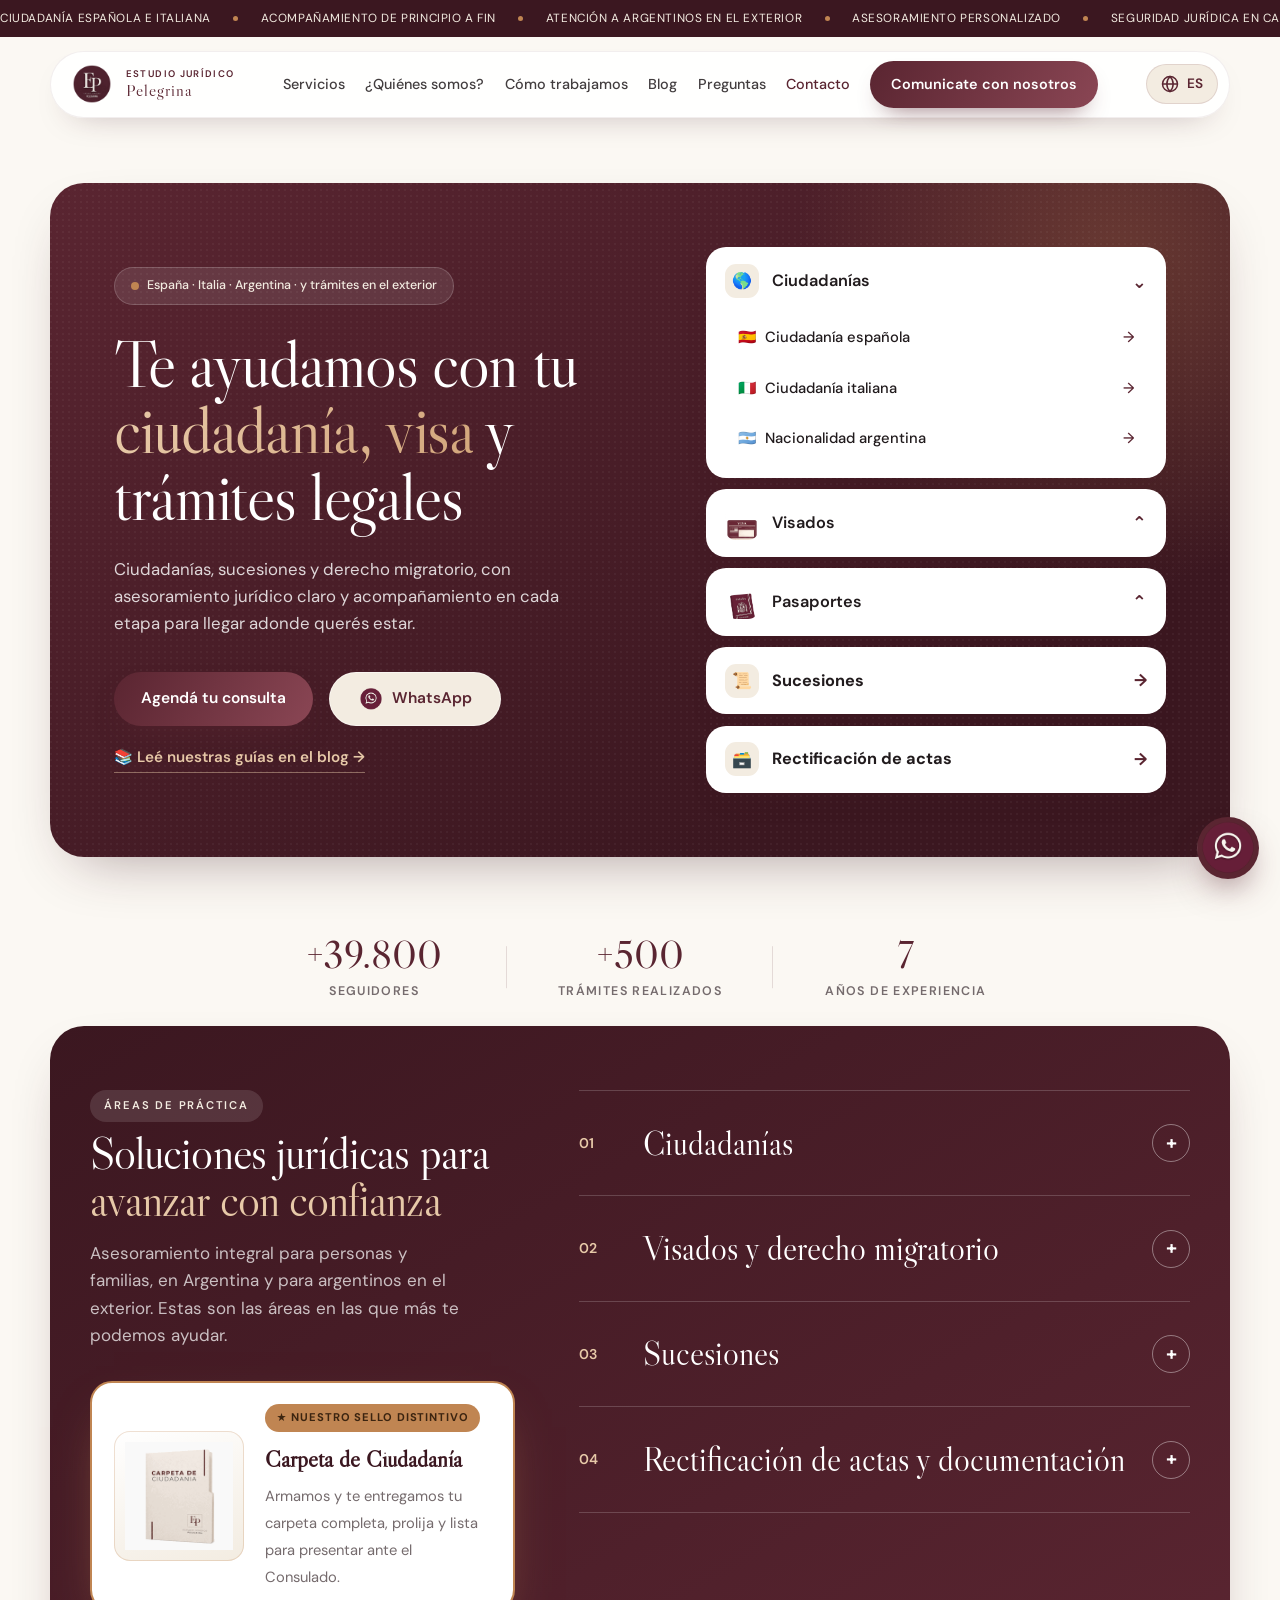
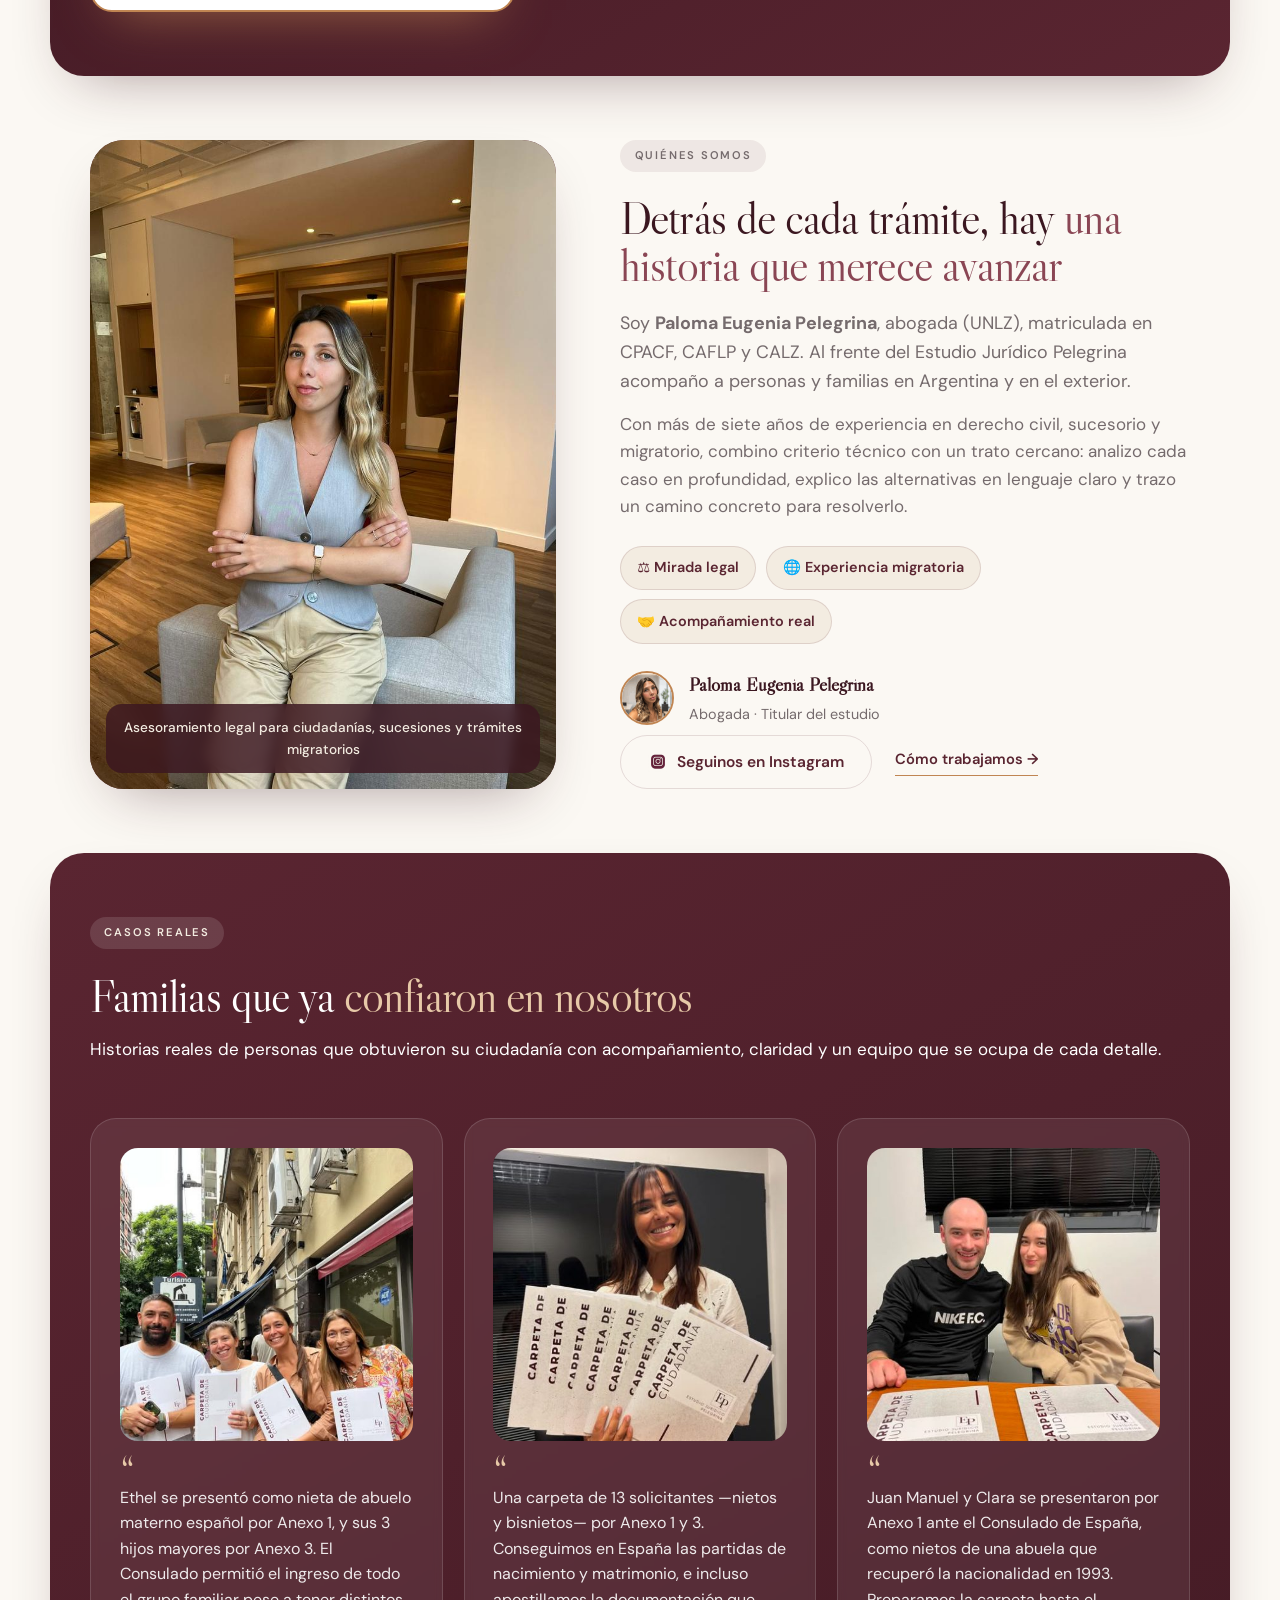
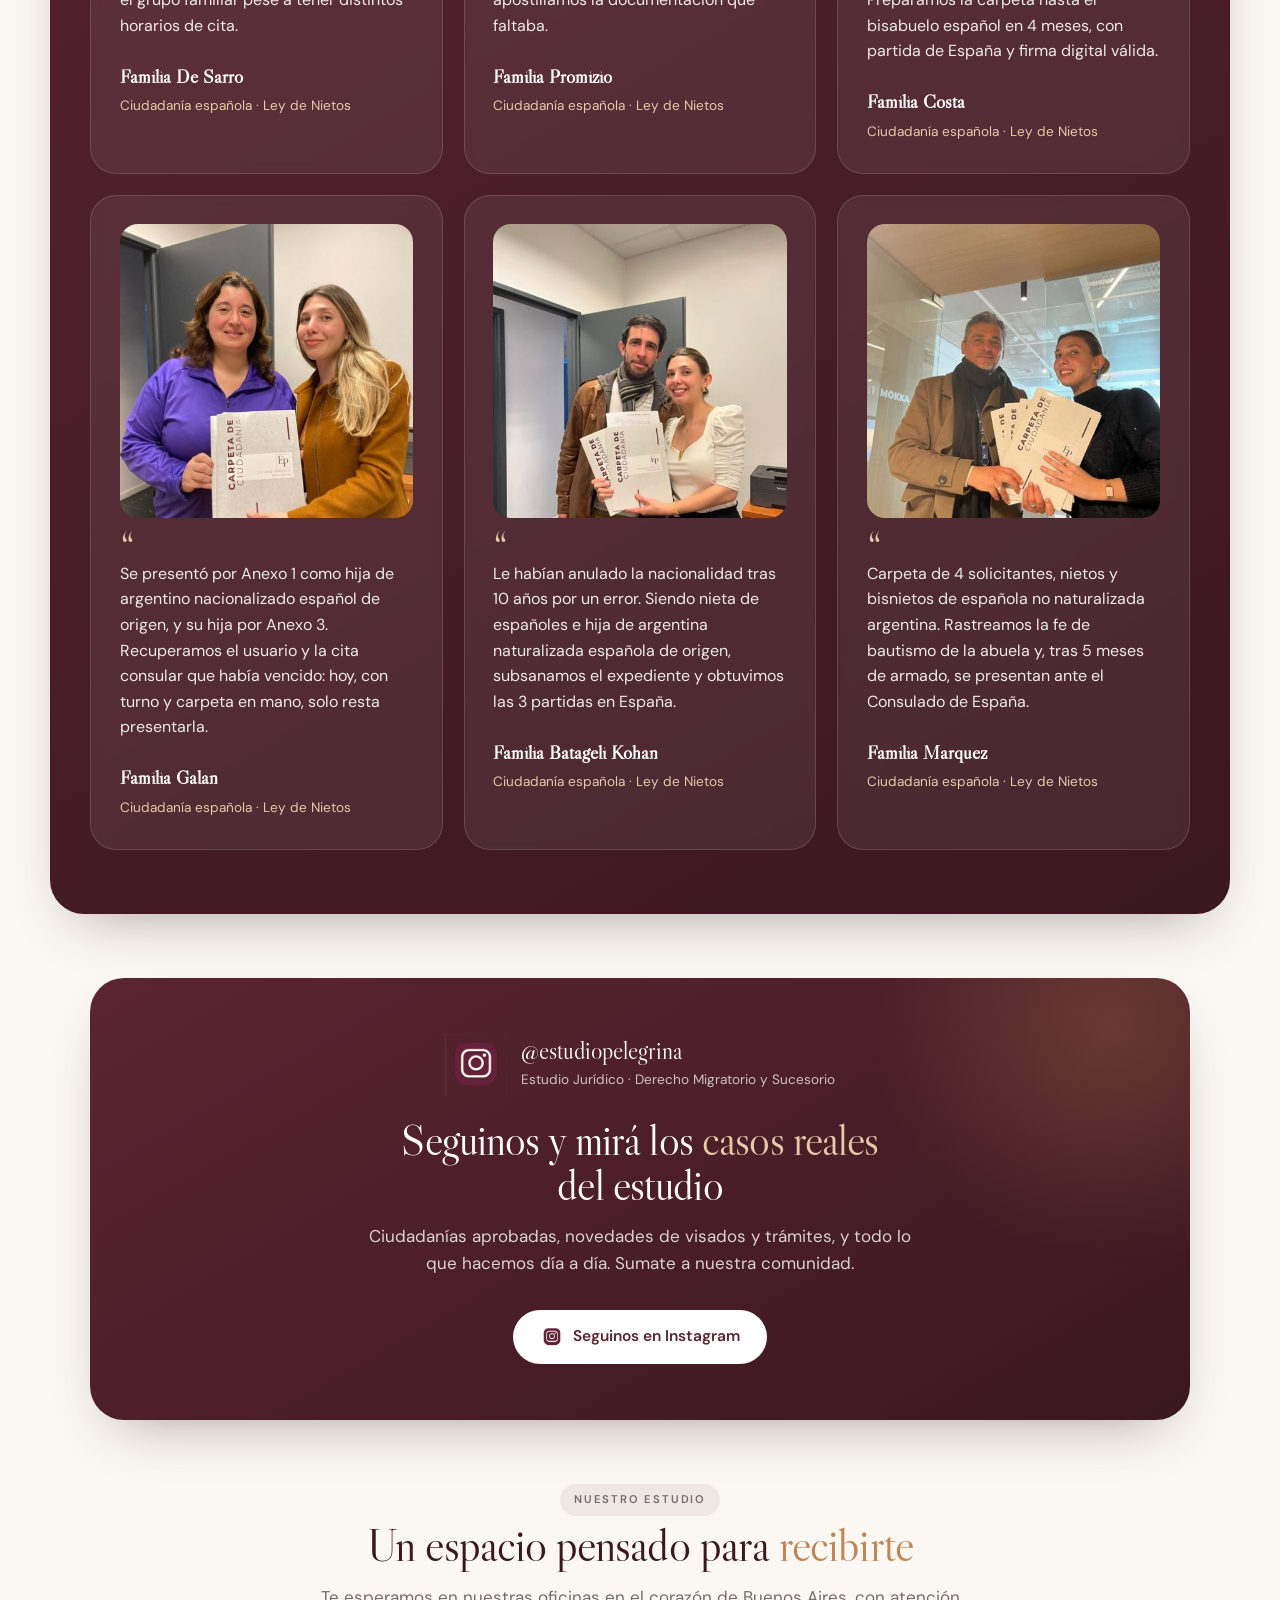
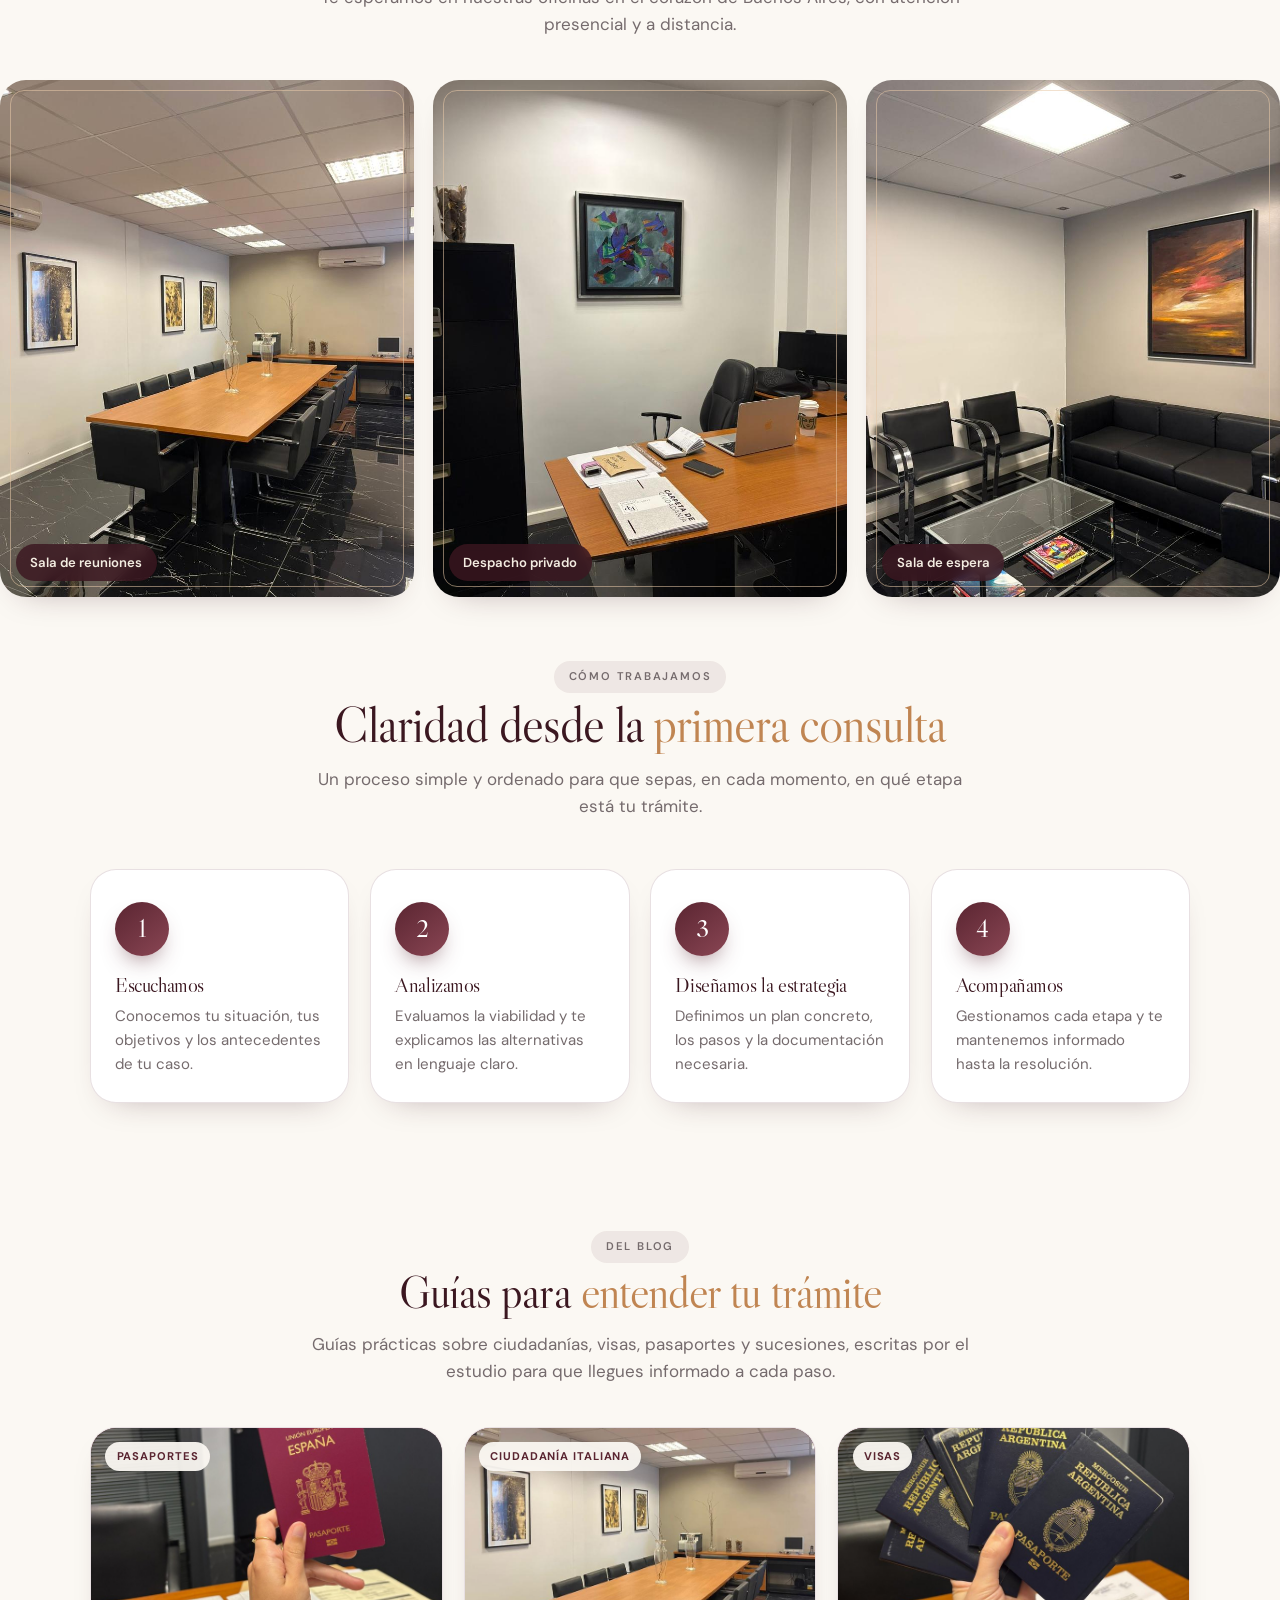
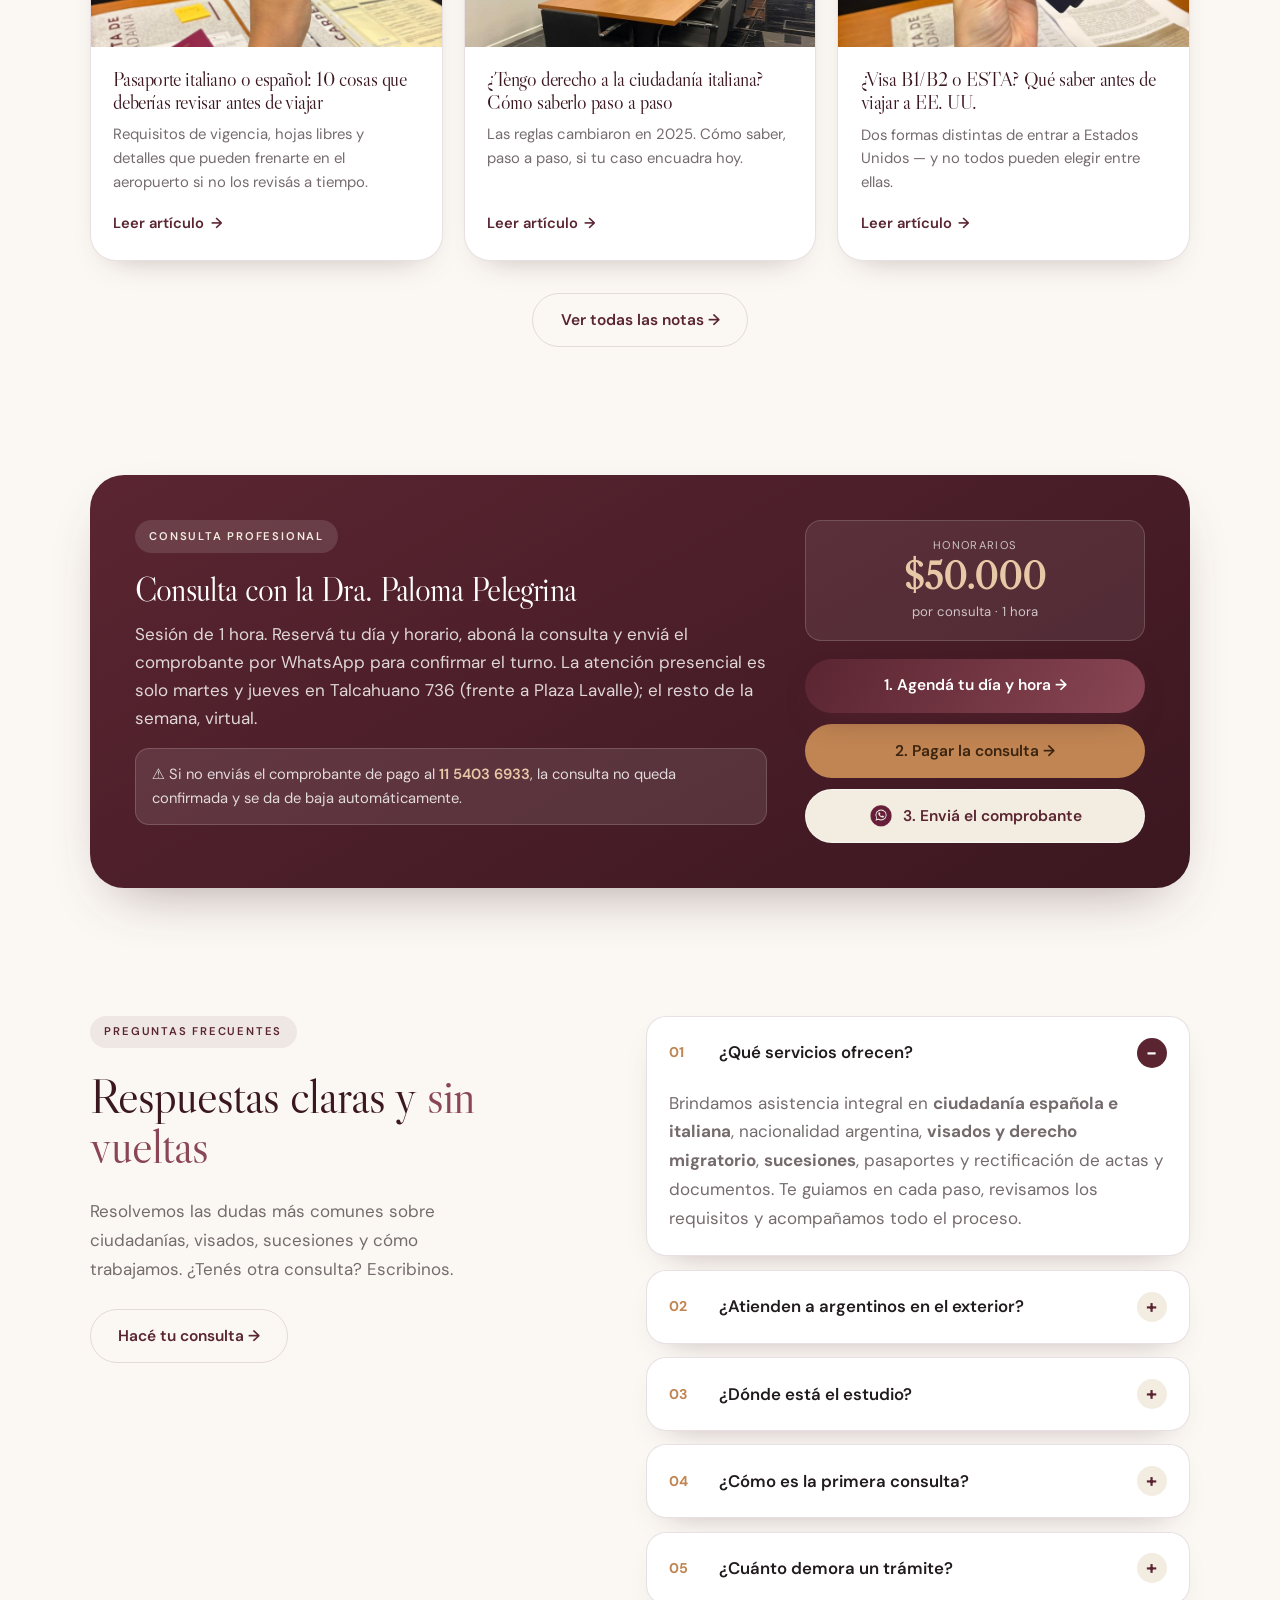
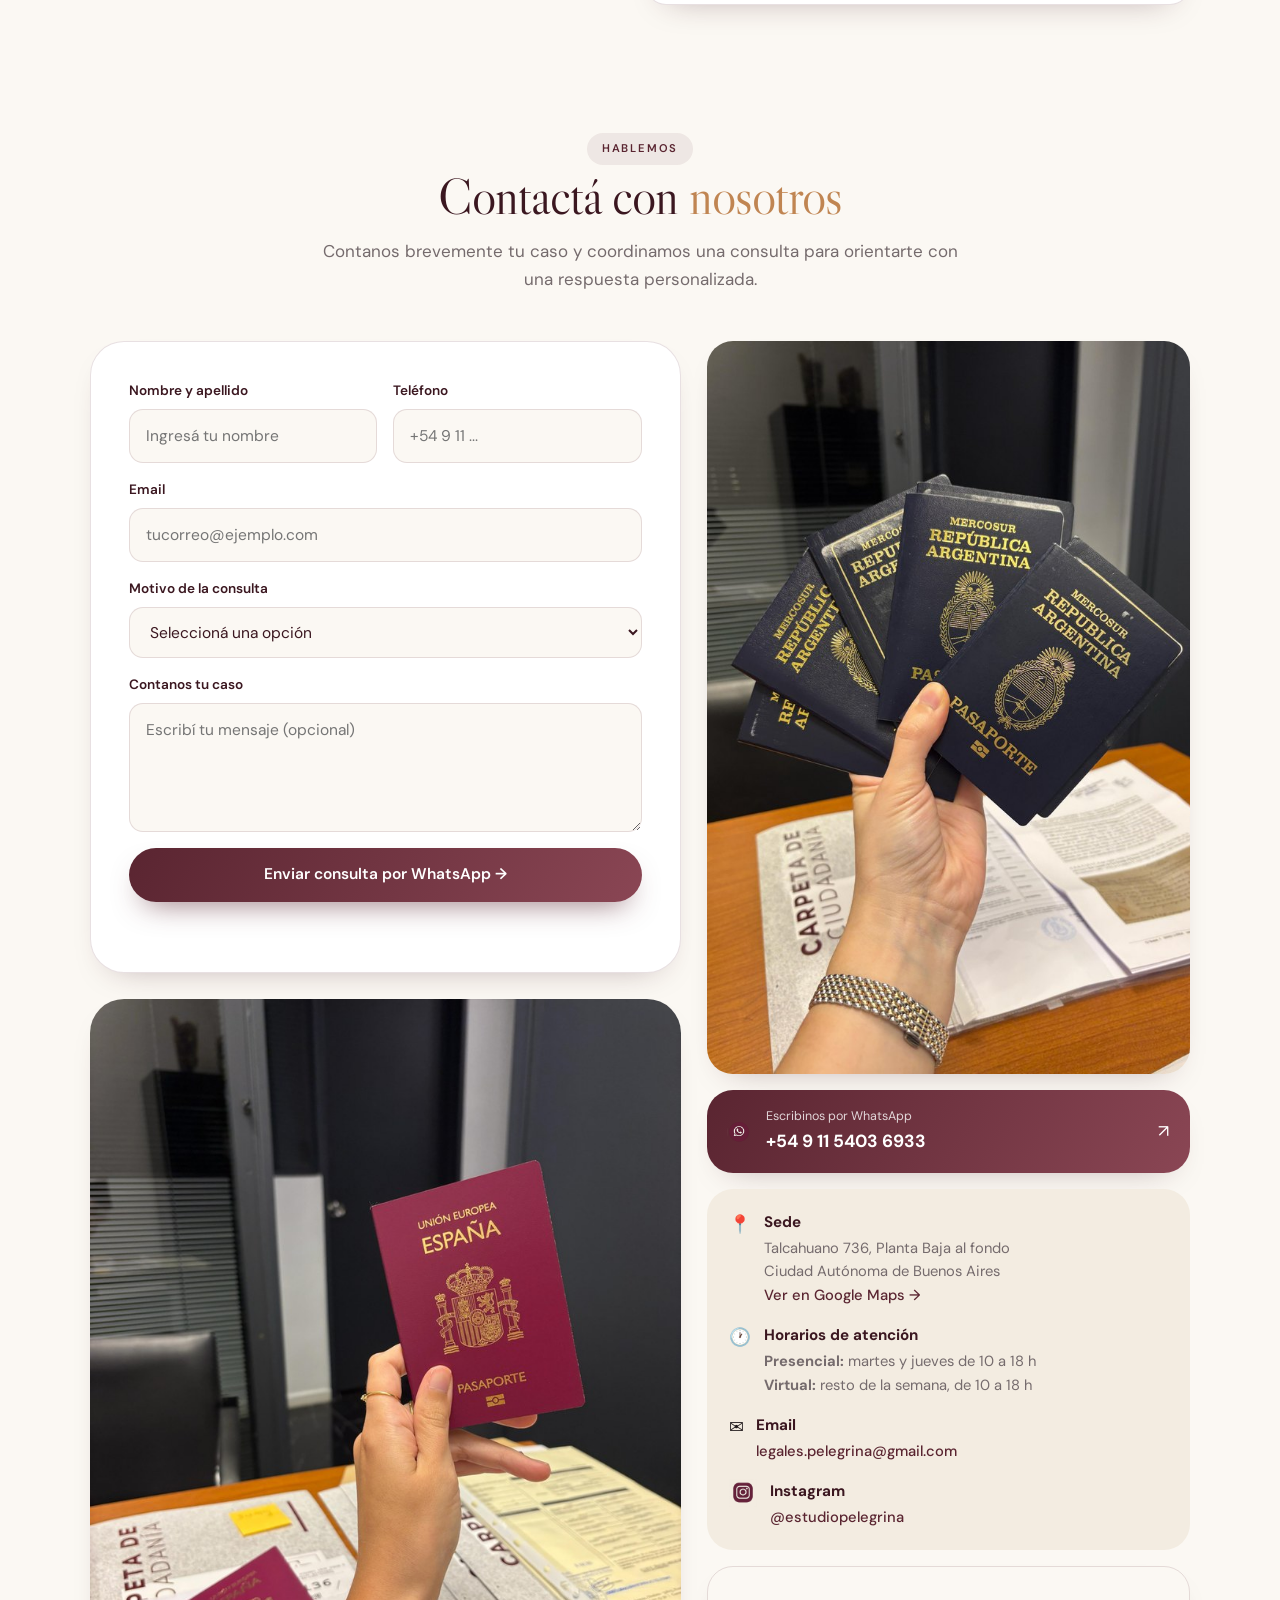
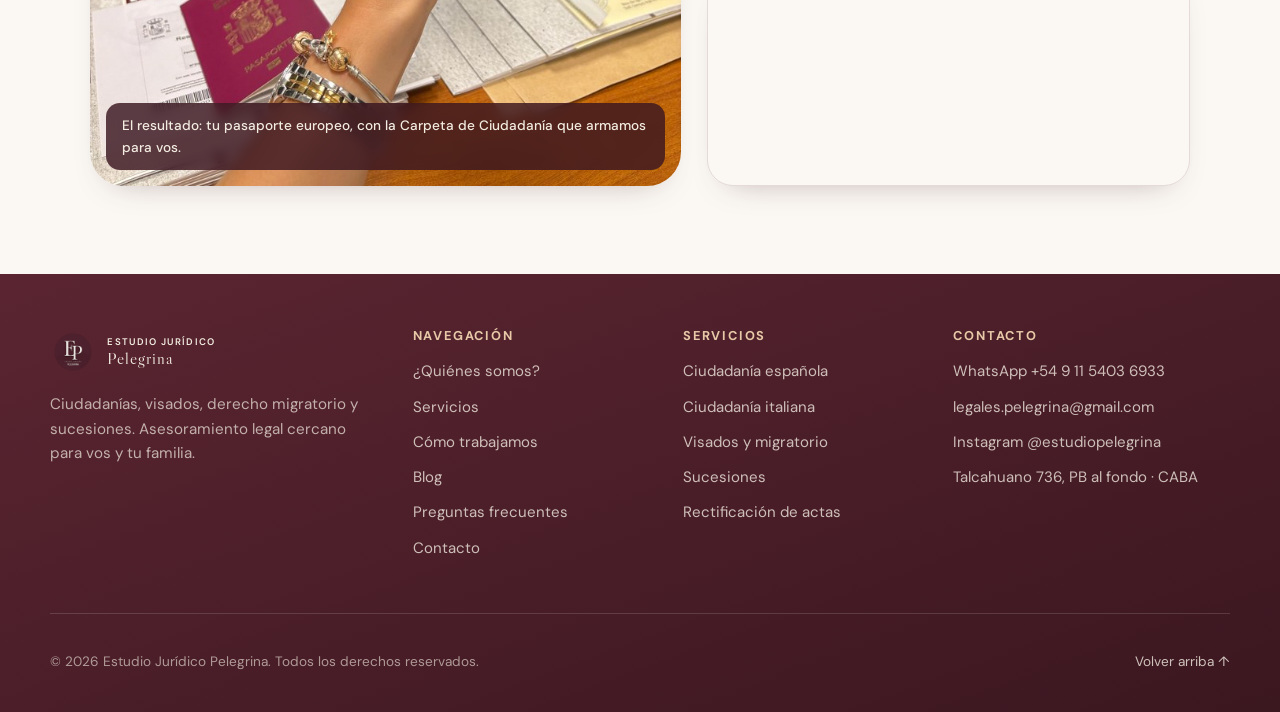
<file: index.html>
<!doctype html>
<html lang="es">
<head>
  <meta charset="UTF-8">
  <meta name="viewport" content="width=device-width,initial-scale=1">
  <meta name="description" content="Estudio Jurídico Pelegrina. Ciudadanías española e italiana, visados, derecho migratorio y sucesiones. Asesoramiento legal cercano en Buenos Aires y para argentinos en el exterior.">
  <meta name="theme-color" content="#5A2531">
  <meta property="og:type" content="website">
  <meta property="og:locale" content="es_AR">
  <meta property="og:url" content="https://estudiopelegrina.com.ar/">
  <meta property="og:title" content="Estudio Jurídico Pelegrina · Ciudadanías, visados y sucesiones">
  <meta property="og:description" content="Ciudadanía española e italiana, visados, derecho migratorio y sucesiones. Asesoramiento legal cercano para vos y tu familia.">
  <meta property="og:image" content="https://estudiopelegrina.com.ar/oficina-1.jpg">
  <meta name="twitter:card" content="summary_large_image">
  <script type="application/ld+json">
  {
    "@context": "https://schema.org",
    "@type": "LegalService",
    "name": "Estudio Jurídico Pelegrina",
    "description": "Estudio jurídico especializado en ciudadanía española e italiana, visados, derecho migratorio y sucesiones. Asesoramiento legal para personas y familias en Argentina y en el exterior.",
    "url": "https://estudiopelegrina.com.ar/",
    "logo": "https://estudiopelegrina.com.ar/logo.png",
    "image": "https://estudiopelegrina.com.ar/oficina-1.jpg",
    "telephone": "+5491154036933",
    "email": "legales.pelegrina@gmail.com",
    "priceRange": "$$",
    "address": {
      "@type": "PostalAddress",
      "streetAddress": "Talcahuano 736, Planta Baja al fondo",
      "addressLocality": "Ciudad Autónoma de Buenos Aires",
      "addressRegion": "CABA",
      "addressCountry": "AR"
    },
    "areaServed": ["Argentina", "España", "Italia", "Estados Unidos"],
    "openingHoursSpecification": [{
      "@type": "OpeningHoursSpecification",
      "dayOfWeek": ["Tuesday", "Thursday"],
      "opens": "10:00",
      "closes": "18:00"
    }],
    "founder": {
      "@type": "Person",
      "name": "Paloma Eugenia Pelegrina",
      "jobTitle": "Abogada"
    },
    "knowsAbout": ["Ciudadanía española", "Ciudadanía italiana", "Nacionalidad argentina", "Derecho migratorio", "Visados", "Sucesiones", "Rectificación de actas"],
    "sameAs": ["https://www.instagram.com/estudiopelegrina/"],
    "hasOfferCatalog": {
      "@type": "OfferCatalog",
      "name": "Áreas de práctica",
      "itemListElement": [
        {"@type": "Offer", "itemOffered": {"@type": "Service", "name": "Ciudadanía española e italiana"}},
        {"@type": "Offer", "itemOffered": {"@type": "Service", "name": "Visados y derecho migratorio"}},
        {"@type": "Offer", "itemOffered": {"@type": "Service", "name": "Sucesiones"}},
        {"@type": "Offer", "itemOffered": {"@type": "Service", "name": "Rectificación de actas y documentación"}}
      ]
    }
  }
  </script>
  <title>Estudio Jurídico Pelegrina · Ciudadanías, visados y sucesiones</title>
  <link rel="icon" href="logo.png" type="image/png">
  <link rel="apple-touch-icon" href="logo.png">
  <link rel="preconnect" href="https://fonts.googleapis.com">
  <link rel="preconnect" href="https://fonts.gstatic.com" crossorigin>
  <link href="https://fonts.googleapis.com/css2?family=DM+Sans:opsz,wght@9..40,400;9..40,500;9..40,600;9..40,700&family=Libre+Caslon+Display&display=swap" rel="stylesheet">
  <link rel="stylesheet" href="styles.css?v=18">
  <link rel="stylesheet" href="responsive.css?v=17">
</head>
<body>

  <!-- TICKER -->
  <div class="ticker" aria-hidden="true">
    <div class="ticker-track">
      <span data-i18n="tk.1">Ciudadanía española e italiana</span><i></i>
      <span data-i18n="tk.2">Acompañamiento de principio a fin</span><i></i>
      <span data-i18n="tk.3">Atención a argentinos en el exterior</span><i></i>
      <span data-i18n="tk.4">Asesoramiento personalizado</span><i></i>
      <span data-i18n="tk.5">Seguridad jurídica en cada paso</span><i></i>
      <span data-i18n="tk.1">Ciudadanía española e italiana</span><i></i>
      <span data-i18n="tk.2">Acompañamiento de principio a fin</span><i></i>
      <span data-i18n="tk.3">Atención a argentinos en el exterior</span><i></i>
      <span data-i18n="tk.4">Asesoramiento personalizado</span><i></i>
      <span data-i18n="tk.5">Seguridad jurídica en cada paso</span><i></i>
    </div>
  </div>

  <!-- NAV -->
  <header class="nav-wrap" id="inicio">
    <div class="nav-shell">
      <a class="brand" href="#inicio" aria-label="Estudio Jurídico Pelegrina · Inicio">
        <img src="logo.png" alt="Estudio Jurídico Pelegrina" class="brand-logo">
        <span class="brand-text"><b data-i18n="brand.sub">Estudio Jurídico</b><small>Pelegrina</small></span>
      </a>
      <nav class="nav-links" aria-label="Navegación principal">
        <a href="#servicios" data-i18n="nav.servicios">Servicios</a>
        <a href="#estudio" data-i18n="nav.quienes">¿Quiénes somos?</a>
        <a href="#metodo" data-i18n="nav.metodo">Cómo trabajamos</a>
        <a href="blog/" data-i18n="nav.blog">Blog</a>
        <a href="#faq" data-i18n="nav.faq">Preguntas</a>
        <a href="#contacto" data-i18n="nav.contacto">Contacto</a>
        <a class="nav-cta" href="https://wa.me/5491154036933" target="_blank" rel="noopener" data-i18n="nav.cta">Comunicate con nosotros</a>
      </nav>
      <div class="nav-right">
        <div class="lang-switch">
          <button class="lang-btn" aria-haspopup="true" aria-expanded="false" aria-label="Cambiar idioma / Change language">
            <svg viewBox="0 0 24 24" width="20" height="20" aria-hidden="true" fill="none" stroke="currentColor" stroke-width="1.8"><circle cx="12" cy="12" r="9"/><path d="M3 12h18M12 3c2.5 2.5 3.8 5.7 3.8 9S14.5 18.5 12 21C9.5 18.5 8.2 15.3 8.2 12S9.5 5.5 12 3z"/></svg>
            <span class="lang-current">ES</span>
          </button>
          <div class="lang-menu" role="menu">
            <button data-lang="es" role="menuitem">🇪🇸 Español</button>
            <button data-lang="en" role="menuitem">🇬🇧 English</button>
            <button data-lang="it" role="menuitem">🇮🇹 Italiano</button>
          </div>
        </div>
        <button class="menu-btn" aria-expanded="false" aria-label="Abrir menú">
          <span></span><span></span><span></span>
        </button>
      </div>
    </div>
  </header>

  <main>

    <!-- HERO -->
    <section class="hero">
      <div class="hero-bg" aria-hidden="true"></div>
      <div class="hero-inner">
        <div class="hero-copy reveal">
          <p class="hero-pill"><i></i> <span data-i18n="hero.pill">España · Italia · Argentina · y trámites en el exterior</span></p>
          <h1 data-i18n="hero.h1">Te ayudamos con tu <em>ciudadanía, visa</em> y trámites legales</h1>
          <p class="hero-lead" data-i18n="hero.lead">Ciudadanías, sucesiones y derecho migratorio, con asesoramiento jurídico claro y acompañamiento en cada etapa para llegar adonde querés estar.</p>
          <div class="hero-actions">
            <a class="btn btn-primary" href="#consulta" data-i18n="hero.cta">Agendá tu consulta</a>
            <a class="btn btn-whatsapp" href="https://wa.me/5491154036933" target="_blank" rel="noopener">
              <img src="icono-whatsapp.png" class="wa-ico" alt=""> WhatsApp
            </a>
          </div>
          <a class="hero-blog-link" href="blog/" data-i18n="hero.bloglink">📚 Leé nuestras guías en el blog →</a>
        </div>

        <aside class="hero-panel reveal" aria-label="Áreas de práctica">
          <details class="acc-card" open>
            <summary><span class="acc-ico">🌎</span><strong data-i18n="acc.ciud">Ciudadanías</strong><b class="chev">⌃</b></summary>
            <div class="acc-body">
              <a href="#contacto"><span>🇪🇸</span> <span data-i18n="acc.ciud.esp">Ciudadanía española</span> <em>→</em></a>
              <a href="#contacto"><span>🇮🇹</span> <span data-i18n="acc.ciud.ita">Ciudadanía italiana</span> <em>→</em></a>
              <a href="#contacto"><span>🇦🇷</span> <span data-i18n="acc.ciud.arg">Nacionalidad argentina</span> <em>→</em></a>
            </div>
          </details>
          <details class="acc-card">
            <summary><span class="acc-ico img"><img src="icono-visa.png" alt=""></span><strong data-i18n="acc.visa">Visados</strong><b class="chev">⌃</b></summary>
            <div class="acc-body">
              <a href="#contacto"><span>🇺🇸</span> <span data-i18n="acc.visa.b1b2">Visa B1-B2 EEUU</span> <em>→</em></a>
              <a href="#contacto"><span>🇺🇸</span> <span data-i18n="acc.visa.esta">E.S.T.A. EEUU</span> <em>→</em></a>
            </div>
          </details>
          <details class="acc-card">
            <summary><span class="acc-ico img"><img src="icono-pasaporte.png" alt=""></span><strong data-i18n="acc.pas">Pasaportes</strong><b class="chev">⌃</b></summary>
            <div class="acc-body">
              <a href="#contacto"><span>🇮🇹</span> <span data-i18n="acc.pas.ita">Pasaporte italiano</span> <em>→</em></a>
              <a href="#contacto"><span>🇪🇸</span> <span data-i18n="acc.pas.esp">Pasaporte español</span> <em>→</em></a>
            </div>
          </details>
          <a class="acc-card simple" href="#contacto"><span class="acc-ico">📜</span><strong data-i18n="acc.suc">Sucesiones</strong><b>→</b></a>
          <a class="acc-card simple" href="#contacto"><span class="acc-ico">🗃️</span><strong data-i18n="acc.rect">Rectificación de actas</strong><b>→</b></a>
        </aside>
      </div>
    </section>

    <!-- TRUST STRIP -->
    <div class="trust">
      <div class="trust-item"><b>+39.800</b><small data-i18n="trust.1l">seguidores</small></div>
      <div class="trust-item"><b>+500</b><small data-i18n="trust.2l">trámites realizados</small></div>
      <div class="trust-item"><b>7</b><small data-i18n="trust.3l">años de experiencia</small></div>
    </div>

    <!-- SERVICIOS -->
    <section class="services" id="servicios">
      <div class="services-head reveal">
        <p class="eyebrow light" data-i18n="svc.eyebrow">Áreas de práctica</p>
        <h2 data-i18n="svc.h2">Soluciones jurídicas para <em>avanzar con confianza</em></h2>
        <p data-i18n="svc.p">Asesoramiento integral para personas y familias, en Argentina y para argentinos en el exterior. Estas son las áreas en las que más te podemos ayudar.</p>
        <div class="carpeta-feature">
          <div class="carpeta-img"><img src="icono-carpeta.png" alt="Carpeta de Ciudadanía del Estudio Jurídico Pelegrina"></div>
          <div class="carpeta-text">
            <span class="carpeta-badge" data-i18n="carpeta.badge">★ Nuestro sello distintivo</span>
            <b data-i18n="carpeta.title">Carpeta de Ciudadanía</b>
            <span class="carpeta-desc" data-i18n="carpeta.desc">Armamos y te entregamos tu carpeta completa, prolija y lista para presentar ante el Consulado.</span>
          </div>
        </div>
      </div>
      <div class="service-list">
        <article class="reveal">
          <button aria-expanded="false"><small>01</small><span data-i18n="svc1.title">Ciudadanías</span><b>+</b></button>
          <div class="svc-panel"><p data-i18n="svc1.desc">Ciudadanía española e italiana y nacionalidad argentina: análisis de viabilidad, búsqueda y reunión de documentación, armado de carpeta y seguimiento por vía administrativa, consular o judicial.</p></div>
        </article>
        <article class="reveal">
          <button aria-expanded="false"><small>02</small><span data-i18n="svc2.title">Visados y derecho migratorio</span><b>+</b></button>
          <div class="svc-panel"><p data-i18n="svc2.desc">Visado americano, residencias, radicaciones y regularización migratoria. Trámites de extranjería, pasaportes y expedientes ante organismos y consulados, según tu destino y proyecto.</p></div>
        </article>
        <article class="reveal">
          <button aria-expanded="false"><small>03</small><span data-i18n="svc3.title">Sucesiones</span><b>+</b></button>
          <div class="svc-panel"><p data-i18n="svc3.desc">Inicio y seguimiento de procesos sucesorios: demanda, testimonios, planillas, oficios y escritos. Planificación para ordenar y proteger el patrimonio familiar.</p></div>
        </article>
        <article class="reveal">
          <button aria-expanded="false"><small>04</small><span data-i18n="svc4.title">Rectificación de actas y documentación</span><b>+</b></button>
          <div class="svc-panel"><p data-i18n="svc4.desc">Corrección de errores en partidas y documentos (nombres, fechas, datos), gestión de testimonios y trámites necesarios para que tu carpeta avance sin demoras.</p></div>
        </article>
      </div>
    </section>

    <!-- QUIÉNES SOMOS -->
    <section class="about" id="estudio">
      <div class="about-media reveal">
        <div class="about-media-main">
          <img loading="lazy" src="paloma-ejecutiva.jpg" alt="Paloma Eugenia Pelegrina, abogada del Estudio Jurídico Pelegrina">
          <div class="about-media-tag" data-i18n="about.tag">Asesoramiento legal para ciudadanías, sucesiones y trámites migratorios</div>
        </div>
      </div>
      <div class="about-copy reveal">
        <p class="eyebrow" data-i18n="about.eyebrow">Quiénes somos</p>
        <h2 data-i18n="about.h2">Detrás de cada trámite, hay <em>una historia que merece avanzar</em></h2>
        <p class="lead-dark" data-i18n="about.p1">Soy <strong>Paloma Eugenia Pelegrina</strong>, abogada (UNLZ), matriculada en CPACF, CAFLP y CALZ. Al frente del Estudio Jurídico Pelegrina acompaño a personas y familias en Argentina y en el exterior.</p>
        <p data-i18n="about.p2">Con más de siete años de experiencia en derecho civil, sucesorio y migratorio, combino criterio técnico con un trato cercano: analizo cada caso en profundidad, explico las alternativas en lenguaje claro y trazo un camino concreto para resolverlo.</p>
        <div class="about-badges">
          <span class="badge" data-i18n="about.badge1">⚖️ Mirada legal</span>
          <span class="badge" data-i18n="about.badge2">🌐 Experiencia migratoria</span>
          <span class="badge" data-i18n="about.badge3">🤝 Acompañamiento real</span>
        </div>
        <div class="about-sign">
          <img loading="lazy" src="paloma-selfie.png" alt="Paloma Eugenia Pelegrina">
          <div><b>Paloma Eugenia Pelegrina</b><small data-i18n="about.role">Abogada · Titular del estudio</small></div>
        </div>
        <div class="about-links">
          <a class="btn btn-outline-wine" href="https://www.instagram.com/estudiopelegrina/" target="_blank" rel="noopener"><img class="btn-ico" src="icono-instagram.png" alt=""> <span data-i18n="about.iglink">Seguinos en Instagram</span></a>
          <a class="under" href="#metodo" data-i18n="about.metlink">Cómo trabajamos →</a>
        </div>
      </div>
    </section>

    <!-- TESTIMONIOS -->
    <section class="testi">
      <div class="testi-head reveal">
        <div>
          <p class="eyebrow light" data-i18n="testi.eyebrow">Casos reales</p>
          <h2 data-i18n="testi.h2">Familias que ya <em>confiaron en nosotros</em></h2>
          <p data-i18n="testi.p">Historias reales de personas que obtuvieron su ciudadanía con acompañamiento, claridad y un equipo que se ocupa de cada detalle.</p>
        </div>
        <div class="testi-nav">
          <button class="testi-arrow" data-dir="-1" aria-label="Anterior">‹</button>
          <button class="testi-arrow" data-dir="1" aria-label="Siguiente">›</button>
        </div>
      </div>
      <div class="testi-grid" id="testiTrack">
        <article class="testi-card reveal">
          <div class="testi-photo"><img loading="lazy" src="cliente-desarro.jpg" alt="Familia De Sarro con su Carpeta de Ciudadanía"></div>
          <div class="quote">“</div>
          <p data-i18n="case1">Ethel se presentó como nieta de abuelo materno español por Anexo 1, y sus 3 hijos mayores por Anexo 3. El Consulado permitió el ingreso de todo el grupo familiar pese a tener distintos horarios de cita.</p>
          <div class="testi-person"><b>Familia De Sarro</b><small data-i18n="testi.role">Ciudadanía española · Ley de Nietos</small></div>
        </article>
        <article class="testi-card reveal">
          <div class="testi-photo"><img loading="lazy" src="cliente-promizio.jpg" alt="Cliente de la Familia Promizio con sus Carpetas de Ciudadanía"></div>
          <div class="quote">“</div>
          <p data-i18n="case2">Una carpeta de 13 solicitantes —nietos y bisnietos— por Anexo 1 y 3. Conseguimos en España las partidas de nacimiento y matrimonio, e incluso apostillamos la documentación que faltaba.</p>
          <div class="testi-person"><b>Familia Promizio</b><small data-i18n="testi.role">Ciudadanía española · Ley de Nietos</small></div>
        </article>
        <article class="testi-card reveal">
          <div class="testi-photo"><img loading="lazy" src="cliente-costa.jpg" alt="Familia Costa con su Carpeta de Ciudadanía"></div>
          <div class="quote">“</div>
          <p data-i18n="case3">Juan Manuel y Clara se presentaron por Anexo 1 ante el Consulado de España, como nietos de una abuela que recuperó la nacionalidad en 1993. Preparamos la carpeta hasta el bisabuelo español en 4 meses, con partida de España y firma digital válida.</p>
          <div class="testi-person"><b>Familia Costa</b><small data-i18n="testi.role">Ciudadanía española · Ley de Nietos</small></div>
        </article>
        <article class="testi-card reveal">
          <div class="testi-photo"><img loading="lazy" src="cliente-galan.jpg" alt="Familia Galán con su Carpeta de Ciudadanía"></div>
          <div class="quote">“</div>
          <p data-i18n="case4">Se presentó por Anexo 1 como hija de argentino nacionalizado español de origen, y su hija por Anexo 3. Recuperamos el usuario y la cita consular que había vencido: hoy, con turno y carpeta en mano, solo resta presentarla.</p>
          <div class="testi-person"><b>Familia Galán</b><small data-i18n="testi.role">Ciudadanía española · Ley de Nietos</small></div>
        </article>
        <article class="testi-card reveal">
          <div class="testi-photo"><img loading="lazy" src="cliente-batageli.jpg" alt="Familia Batageli Kohan con su Carpeta de Ciudadanía"></div>
          <div class="quote">“</div>
          <p data-i18n="case5">Le habían anulado la nacionalidad tras 10 años por un error. Siendo nieta de españoles e hija de argentina naturalizada española de origen, subsanamos el expediente y obtuvimos las 3 partidas en España.</p>
          <div class="testi-person"><b>Familia Batageli Kohan</b><small data-i18n="testi.role">Ciudadanía española · Ley de Nietos</small></div>
        </article>
        <article class="testi-card reveal">
          <div class="testi-photo"><img loading="lazy" src="cliente-marquez.jpg" alt="Familia Marquez con su Carpeta de Ciudadanía"></div>
          <div class="quote">“</div>
          <p data-i18n="case6">Carpeta de 4 solicitantes, nietos y bisnietos de española no naturalizada argentina. Rastreamos la fe de bautismo de la abuela y, tras 5 meses de armado, se presentan ante el Consulado de España.</p>
          <div class="testi-person"><b>Familia Marquez</b><small data-i18n="testi.role">Ciudadanía española · Ley de Nietos</small></div>
        </article>
      </div>
      <div class="testi-dots" id="testiDots" aria-hidden="true"></div>
    </section>

    <!-- INSTAGRAM -->
    <section class="ig-cta">
      <div class="ig-card reveal">
        <div class="ig-card-head">
          <img class="ig-card-ico" src="icono-instagram.png" alt="">
          <div>
            <a class="ig-handle" href="https://www.instagram.com/estudiopelegrina/" target="_blank" rel="noopener">@estudiopelegrina</a>
            <span class="ig-tag" data-i18n="ig.tag">Estudio Jurídico · Derecho Migratorio y Sucesorio</span>
          </div>
        </div>
        <h2 data-i18n="ig.h2">Seguinos y mirá los <em>casos reales</em> del estudio</h2>
        <p data-i18n="ig.p">Ciudadanías aprobadas, novedades de visados y trámites, y todo lo que hacemos día a día. Sumate a nuestra comunidad.</p>
        <a class="btn ig-btn" href="https://www.instagram.com/estudiopelegrina/" target="_blank" rel="noopener">
          <img class="wa-ico" src="icono-instagram.png" alt=""> <span data-i18n="ig.btn">Seguinos en Instagram</span>
        </a>
      </div>
    </section>

    <!-- GALERÍA ESTUDIO -->
    <section class="gallery">
      <div class="gallery-head reveal">
        <p class="eyebrow" data-i18n="gal.eyebrow">Nuestro estudio</p>
        <h2 data-i18n="gal.h2">Un espacio pensado para <em>recibirte</em></h2>
        <p data-i18n="gal.p">Te esperamos en nuestras oficinas en el corazón de Buenos Aires, con atención presencial y a distancia.</p>
      </div>
      <div class="gallery-grid">
        <figure class="reveal"><img loading="lazy" src="oficina-1.jpg" alt="Sala de reuniones del estudio"><figcaption data-i18n="gal.cap1">Sala de reuniones</figcaption></figure>
        <figure class="reveal"><img loading="lazy" src="oficina-2.jpg" alt="Despacho privado del estudio"><figcaption data-i18n="gal.cap2">Despacho privado</figcaption></figure>
        <figure class="reveal"><img loading="lazy" src="oficina-3.jpg" alt="Sala de espera del estudio"><figcaption data-i18n="gal.cap3">Sala de espera</figcaption></figure>
      </div>
    </section>

    <!-- CÓMO TRABAJAMOS -->
    <section class="process" id="metodo">
      <div class="process-head reveal">
        <p class="eyebrow" data-i18n="proc.eyebrow">Cómo trabajamos</p>
        <h2 data-i18n="proc.h2">Claridad desde la <em>primera consulta</em></h2>
        <p data-i18n="proc.p">Un proceso simple y ordenado para que sepas, en cada momento, en qué etapa está tu trámite.</p>
      </div>
      <ol class="steps">
        <li class="step-card reveal"><span class="step-num">1</span><h3 data-i18n="step1.h3">Escuchamos</h3><p data-i18n="step1.p">Conocemos tu situación, tus objetivos y los antecedentes de tu caso.</p></li>
        <li class="step-card reveal"><span class="step-num">2</span><h3 data-i18n="step2.h3">Analizamos</h3><p data-i18n="step2.p">Evaluamos la viabilidad y te explicamos las alternativas en lenguaje claro.</p></li>
        <li class="step-card reveal"><span class="step-num">3</span><h3 data-i18n="step3.h3">Diseñamos la estrategia</h3><p data-i18n="step3.p">Definimos un plan concreto, los pasos y la documentación necesaria.</p></li>
        <li class="step-card reveal"><span class="step-num">4</span><h3 data-i18n="step4.h3">Acompañamos</h3><p data-i18n="step4.p">Gestionamos cada etapa y te mantenemos informado hasta la resolución.</p></li>
      </ol>
    </section>

    <!-- DEL BLOG -->
    <section class="home-blog" id="blog">
      <div class="home-blog-head reveal">
        <p class="eyebrow" data-i18n="homeblog.eyebrow">Del blog</p>
        <h2 data-i18n="homeblog.h2">Guías para <em>entender tu trámite</em></h2>
        <p data-i18n="homeblog.p">Guías prácticas sobre ciudadanías, visas, pasaportes y sucesiones, escritas por el estudio para que llegues informado a cada paso.</p>
      </div>
      <div class="home-blog-grid">
        <a class="hb-card reveal" href="blog/pasaporte-italiano-espanol-antes-de-viajar.html">
          <div class="hb-media"><span class="hb-tag" data-i18n="homeblog.1.tag">Pasaportes</span><img loading="lazy" src="pasaporte-carpeta.jpg" alt="Pasaportes españoles junto a la Carpeta de Ciudadanía"></div>
          <div class="hb-body">
            <h3 data-i18n="homeblog.1.title">Pasaporte italiano o español: 10 cosas que deberías revisar antes de viajar</h3>
            <p data-i18n="homeblog.1.p">Requisitos de vigencia, hojas libres y detalles que pueden frenarte en el aeropuerto si no los revisás a tiempo.</p>
            <span class="hb-more" data-i18n="blog.read">Leer artículo</span>
          </div>
        </a>
        <a class="hb-card reveal" href="blog/tengo-derecho-ciudadania-italiana.html">
          <div class="hb-media"><span class="hb-tag" data-i18n="homeblog.2.tag">Ciudadanía italiana</span><img loading="lazy" src="oficina-1.jpg" alt="Sala de reuniones del Estudio Jurídico Pelegrina"></div>
          <div class="hb-body">
            <h3 data-i18n="homeblog.2.title">¿Tengo derecho a la ciudadanía italiana? Cómo saberlo paso a paso</h3>
            <p data-i18n="homeblog.2.p">Las reglas cambiaron en 2025. Cómo saber, paso a paso, si tu caso encuadra hoy.</p>
            <span class="hb-more" data-i18n="blog.read">Leer artículo</span>
          </div>
        </a>
        <a class="hb-card reveal" href="blog/visa-b1-b2-o-esta-estados-unidos.html">
          <div class="hb-media"><span class="hb-tag" data-i18n="homeblog.3.tag">Visas</span><img loading="lazy" src="visas.jpg" alt="Pasaportes argentinos junto a la Carpeta de Ciudadanía"></div>
          <div class="hb-body">
            <h3 data-i18n="homeblog.3.title">¿Visa B1/B2 o ESTA? Qué saber antes de viajar a EE. UU.</h3>
            <p data-i18n="homeblog.3.p">Dos formas distintas de entrar a Estados Unidos — y no todos pueden elegir entre ellas.</p>
            <span class="hb-more" data-i18n="blog.read">Leer artículo</span>
          </div>
        </a>
      </div>
      <div class="home-blog-actions reveal">
        <a class="btn btn-outline-wine" href="blog/" data-i18n="homeblog.btn">Ver todas las notas →</a>
      </div>
    </section>

    <!-- CONSULTA PROFESIONAL -->
    <section class="consulta-section" id="consulta">
      <div class="consulta-card reveal">
        <div class="consulta-info">
          <p class="eyebrow light" data-i18n="consulta.eyebrow">Consulta profesional</p>
          <h3 data-i18n="consulta.h3">Consulta con la Dra. Paloma Pelegrina</h3>
          <p data-i18n="consulta.p">Sesión de 1 hora. Reservá tu día y horario, aboná la consulta y enviá el comprobante por WhatsApp para confirmar el turno. La atención presencial es solo martes y jueves en Talcahuano 736 (frente a Plaza Lavalle); el resto de la semana, virtual.</p>
          <p class="consulta-note" data-i18n="consulta.note">⚠️ Si no enviás el comprobante de pago al <a href="https://wa.me/5491154036933" target="_blank" rel="noopener">11 5403 6933</a>, la consulta no queda confirmada y se da de baja automáticamente.</p>
        </div>
        <div class="consulta-side">
          <div class="consulta-price"><small data-i18n="consulta.price.label">Honorarios</small><b>$50.000</b><span data-i18n="consulta.price.span">por consulta · 1 hora</span></div>
          <a class="btn btn-primary block" href="https://calendly.com/estudiopelegrina" target="_blank" rel="noopener" data-i18n="consulta.btn1">1. Agendá tu día y hora →</a>
          <a class="btn btn-pago block" href="https://mpago.la/2AJY2kn" target="_blank" rel="noopener" data-i18n="consulta.btn2">2. Pagar la consulta →</a>
          <a class="btn btn-whatsapp block" href="https://wa.me/5491154036933" target="_blank" rel="noopener"><img src="icono-whatsapp.png" class="wa-ico" alt=""> <span data-i18n="consulta.btn3">3. Enviá el comprobante</span></a>
        </div>
      </div>
    </section>

    <!-- FAQ -->
    <section class="faq" id="faq">
      <div class="faq-left reveal">
        <p class="eyebrow" data-i18n="faq.eyebrow">Preguntas frecuentes</p>
        <h2 data-i18n="faq.h2">Respuestas claras y <em>sin vueltas</em></h2>
        <p class="faq-intro" data-i18n="faq.intro">Resolvemos las dudas más comunes sobre ciudadanías, visados, sucesiones y cómo trabajamos. ¿Tenés otra consulta? Escribinos.</p>
        <a class="btn btn-outline-wine" href="#contacto" data-i18n="faq.cta">Hacé tu consulta →</a>
      </div>
      <div class="faq-list reveal">
        <article class="faq-item open">
          <button aria-expanded="true"><small>01</small><span data-i18n="faq1.q">¿Qué servicios ofrecen?</span><b>−</b></button>
          <div class="faq-panel"><p data-i18n="faq1.a">Brindamos asistencia integral en <strong>ciudadanía española e italiana</strong>, nacionalidad argentina, <strong>visados y derecho migratorio</strong>, <strong>sucesiones</strong>, pasaportes y rectificación de actas y documentos. Te guiamos en cada paso, revisamos los requisitos y acompañamos todo el proceso.</p></div>
        </article>
        <article class="faq-item">
          <button aria-expanded="false"><small>02</small><span data-i18n="faq2.q">¿Atienden a argentinos en el exterior?</span><b>+</b></button>
          <div class="faq-panel"><p data-i18n="faq2.a">Sí. Trabajamos con clientes dentro y fuera del país. Coordinamos la consulta por videollamada o WhatsApp y gestionamos la documentación a distancia, con seguimiento permanente.</p></div>
        </article>
        <article class="faq-item">
          <button aria-expanded="false"><small>03</small><span data-i18n="faq3.q">¿Dónde está el estudio?</span><b>+</b></button>
          <div class="faq-panel"><p data-i18n="faq3.a">El estudio está en <strong>Talcahuano 736, Planta Baja al fondo</strong>, en la Ciudad Autónoma de Buenos Aires. La consulta puede ser presencial o a distancia, según lo que te resulte más cómodo.</p></div>
        </article>
        <article class="faq-item">
          <button aria-expanded="false"><small>04</small><span data-i18n="faq4.q">¿Cómo es la primera consulta?</span><b>+</b></button>
          <div class="faq-panel"><p data-i18n="faq4.a">En la primera consulta escuchamos tu caso, evaluamos la viabilidad y te explicamos las alternativas y los pasos a seguir. A partir de ahí definimos juntos una estrategia concreta.</p></div>
        </article>
        <article class="faq-item">
          <button aria-expanded="false"><small>05</small><span data-i18n="faq5.q">¿Cuánto demora un trámite?</span><b>+</b></button>
          <div class="faq-panel"><p data-i18n="faq5.a">Depende del tipo de trámite y del organismo interviniente. En la consulta te damos una estimación realista y, durante el proceso, te mantenemos informado de cada avance.</p></div>
        </article>
      </div>
    </section>

    <!-- CONTACTO -->
    <section class="contact" id="contacto">
      <div class="contact-head reveal">
        <p class="eyebrow light" data-i18n="contact.eyebrow">Hablemos</p>
        <h2 data-i18n="contact.h2">Contactá con <em>nosotros</em></h2>
        <p data-i18n="contact.p">Contanos brevemente tu caso y coordinamos una consulta para orientarte con una respuesta personalizada.</p>
      </div>

      <div class="contact-grid">
        <div class="contact-left">
        <div class="contact-form-wrap reveal">
          <form id="form" class="contact-form">
            <div class="two">
              <label><span data-i18n="form.nombre">Nombre y apellido</span><input name="nombre" placeholder="Ingresá tu nombre" data-i18n-ph="ph.nombre" required></label>
              <label><span data-i18n="form.tel">Teléfono</span><input name="telefono" placeholder="+54 9 11 ..." inputmode="tel"></label>
            </div>
            <label><span data-i18n="form.email">Email</span><input type="email" name="email" placeholder="tucorreo@ejemplo.com" required></label>
            <label><span data-i18n="form.area">Motivo de la consulta</span><select name="area" required>
              <option value="" data-i18n="form.opt0">Seleccioná una opción</option>
              <option data-i18n="form.opt1">Ciudadanía española</option>
              <option data-i18n="form.opt2">Ciudadanía italiana</option>
              <option data-i18n="form.opt3">Nacionalidad argentina</option>
              <option data-i18n="form.opt4">Visados y migratorio</option>
              <option data-i18n="form.opt5">Sucesiones</option>
              <option data-i18n="form.opt6">Rectificación de actas</option>
              <option data-i18n="form.opt7">Otro</option>
            </select></label>
            <label><span data-i18n="form.mensaje">Contanos tu caso</span><textarea name="mensaje" rows="4" placeholder="Escribí tu mensaje (opcional)" data-i18n-ph="ph.mensaje"></textarea></label>
            <button class="btn btn-primary block" type="submit" data-i18n="form.submit">Enviar consulta por WhatsApp →</button>
            <p class="form-status" aria-live="polite"></p>
          </form>
        </div>
        <figure class="contact-pass reveal">
          <img loading="lazy" src="pasaporte-carpeta.jpg?v=2" alt="Pasaportes españoles obtenidos junto a la Carpeta de Ciudadanía del estudio">
          <figcaption data-i18n="pass.caption">El resultado: tu pasaporte europeo, con la Carpeta de Ciudadanía que armamos para vos.</figcaption>
        </figure>
        </div>

        <aside class="contact-aside reveal">
          <div class="contact-photo">
            <img loading="lazy" src="visas.jpg" alt="Pasaportes argentinos junto a la Carpeta de Ciudadanía del estudio">
          </div>
          <a class="contact-cta wa" href="https://wa.me/5491154036933" target="_blank" rel="noopener">
            <img src="icono-whatsapp.png" class="wa-ico" alt="">
            <span><small data-i18n="contact.cta.small">Escribinos por WhatsApp</small><b>+54 9 11 5403 6933</b></span>
            <em>↗</em>
          </a>
          <div class="contact-info">
            <div class="info-row"><span>📍</span><div><b data-i18n="info.sede">Sede</b><p data-i18n="info.sede.addr">Talcahuano 736, Planta Baja al fondo<br>Ciudad Autónoma de Buenos Aires<br><a href="https://www.google.com/maps/search/?api=1&query=Talcahuano+736+CABA" target="_blank" rel="noopener">Ver en Google Maps →</a></p></div></div>
            <div class="info-row"><span>🕐</span><div><b data-i18n="info.horarios">Horarios de atención</b><p data-i18n="info.horarios.text"><strong>Presencial:</strong> martes y jueves de 10 a 18 h<br><strong>Virtual:</strong> resto de la semana, de 10 a 18 h</p></div></div>
            <div class="info-row"><span>✉️</span><div><b data-i18n="info.email">Email</b><p><a href="mailto:legales.pelegrina@gmail.com">legales.pelegrina@gmail.com</a></p></div></div>
            <div class="info-row"><img class="ico-inline" src="icono-instagram.png" alt=""><div><b>Instagram</b><p><a href="https://www.instagram.com/estudiopelegrina/" target="_blank" rel="noopener">@estudiopelegrina</a></p></div></div>
          </div>
          <div class="contact-map">
            <iframe title="Ubicación del Estudio Jurídico Pelegrina" src="https://www.google.com/maps?q=Talcahuano%20736,%20CABA&output=embed" loading="lazy" referrerpolicy="no-referrer-when-downgrade"></iframe>
          </div>
        </aside>
      </div>
    </section>
  </main>

  <!-- FOOTER -->
  <footer class="footer">
    <div class="footer-grid">
      <div class="footer-brand">
        <a class="brand" href="#inicio">
          <img src="logo.png" alt="Estudio Jurídico Pelegrina" class="brand-logo">
          <span class="brand-text"><b data-i18n="brand.sub">Estudio Jurídico</b><small>Pelegrina</small></span>
        </a>
        <p data-i18n="footer.desc">Ciudadanías, visados, derecho migratorio y sucesiones. Asesoramiento legal cercano para vos y tu familia.</p>
      </div>
      <div class="footer-col">
        <h4 data-i18n="footer.nav">Navegación</h4>
        <a href="#estudio" data-i18n="nav.quienes">¿Quiénes somos?</a>
        <a href="#servicios" data-i18n="nav.servicios">Servicios</a>
        <a href="#metodo" data-i18n="nav.metodo">Cómo trabajamos</a>
        <a href="blog/" data-i18n="nav.blog">Blog</a>
        <a href="#faq" data-i18n="footer.faq">Preguntas frecuentes</a>
        <a href="#contacto" data-i18n="nav.contacto">Contacto</a>
      </div>
      <div class="footer-col">
        <h4 data-i18n="footer.serv">Servicios</h4>
        <a href="#contacto" data-i18n="acc.ciud.esp">Ciudadanía española</a>
        <a href="#contacto" data-i18n="acc.ciud.ita">Ciudadanía italiana</a>
        <a href="#contacto" data-i18n="svc2.title">Visados y migratorio</a>
        <a href="#contacto" data-i18n="acc.suc">Sucesiones</a>
        <a href="#contacto" data-i18n="acc.rect">Rectificación de actas</a>
      </div>
      <div class="footer-col">
        <h4 data-i18n="nav.contacto">Contacto</h4>
        <a href="https://wa.me/5491154036933" target="_blank" rel="noopener">WhatsApp +54 9 11 5403 6933</a>
        <a href="mailto:legales.pelegrina@gmail.com">legales.pelegrina@gmail.com</a>
        <a href="https://www.instagram.com/estudiopelegrina/" target="_blank" rel="noopener">Instagram @estudiopelegrina</a>
        <a href="https://www.google.com/maps/search/?api=1&query=Talcahuano+736+CABA" target="_blank" rel="noopener">Talcahuano 736, PB al fondo · CABA</a>
      </div>
    </div>
    <div class="footer-bottom">
      <p>© <span id="year"></span> <span data-i18n="footer.copy">Estudio Jurídico Pelegrina. Todos los derechos reservados.</span></p>
      <a href="#inicio" data-i18n="footer.top">Volver arriba ↑</a>
    </div>
  </footer>

  <a class="float-wa" href="https://wa.me/5491154036933" target="_blank" rel="noopener" aria-label="Consultar por WhatsApp">
    <img src="icono-whatsapp.png" alt="">
    <span class="float-wa-pulse"></span>
  </a>

  <!-- Barra de progreso de scroll -->
  <div class="scroll-progress" id="scrollProgress" aria-hidden="true"></div>

  <script src="i18n.js?v=14"></script>
  <script src="script.js?v=11"></script>
</body>
</html>
</file>
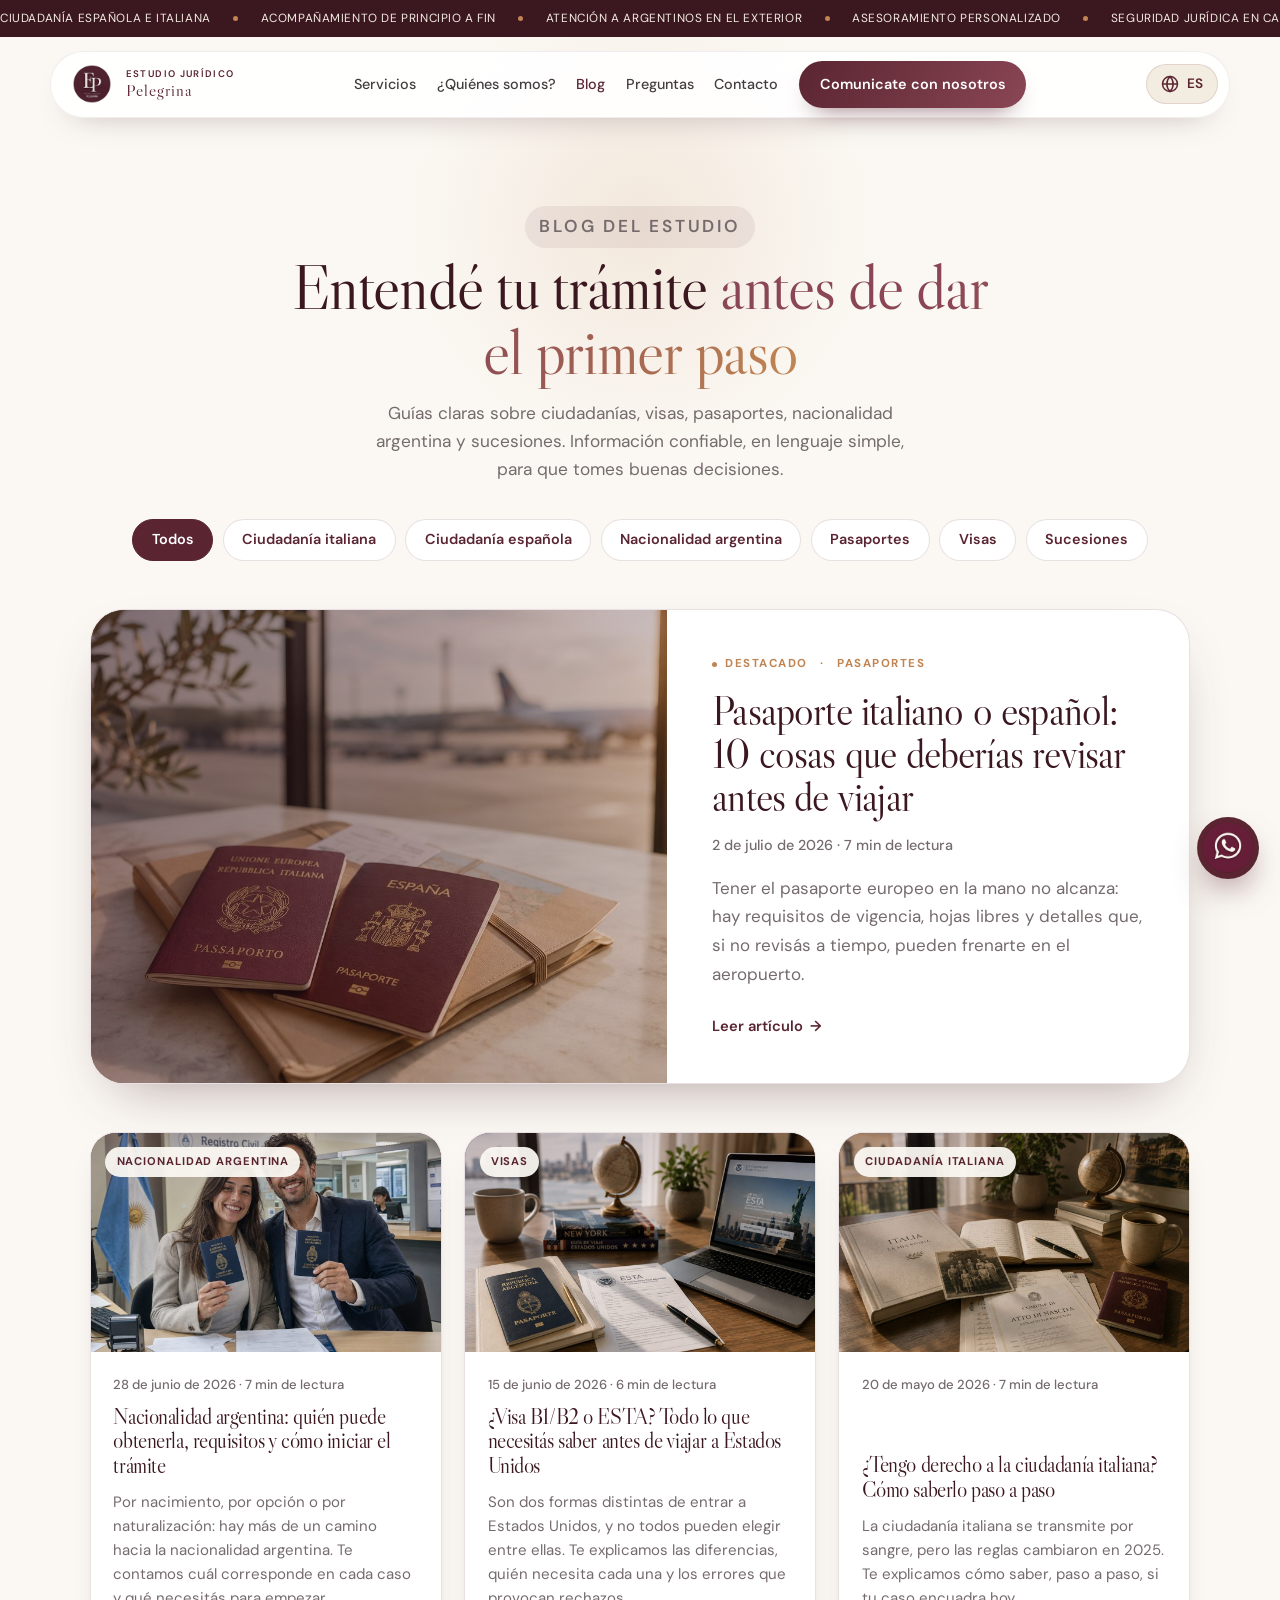
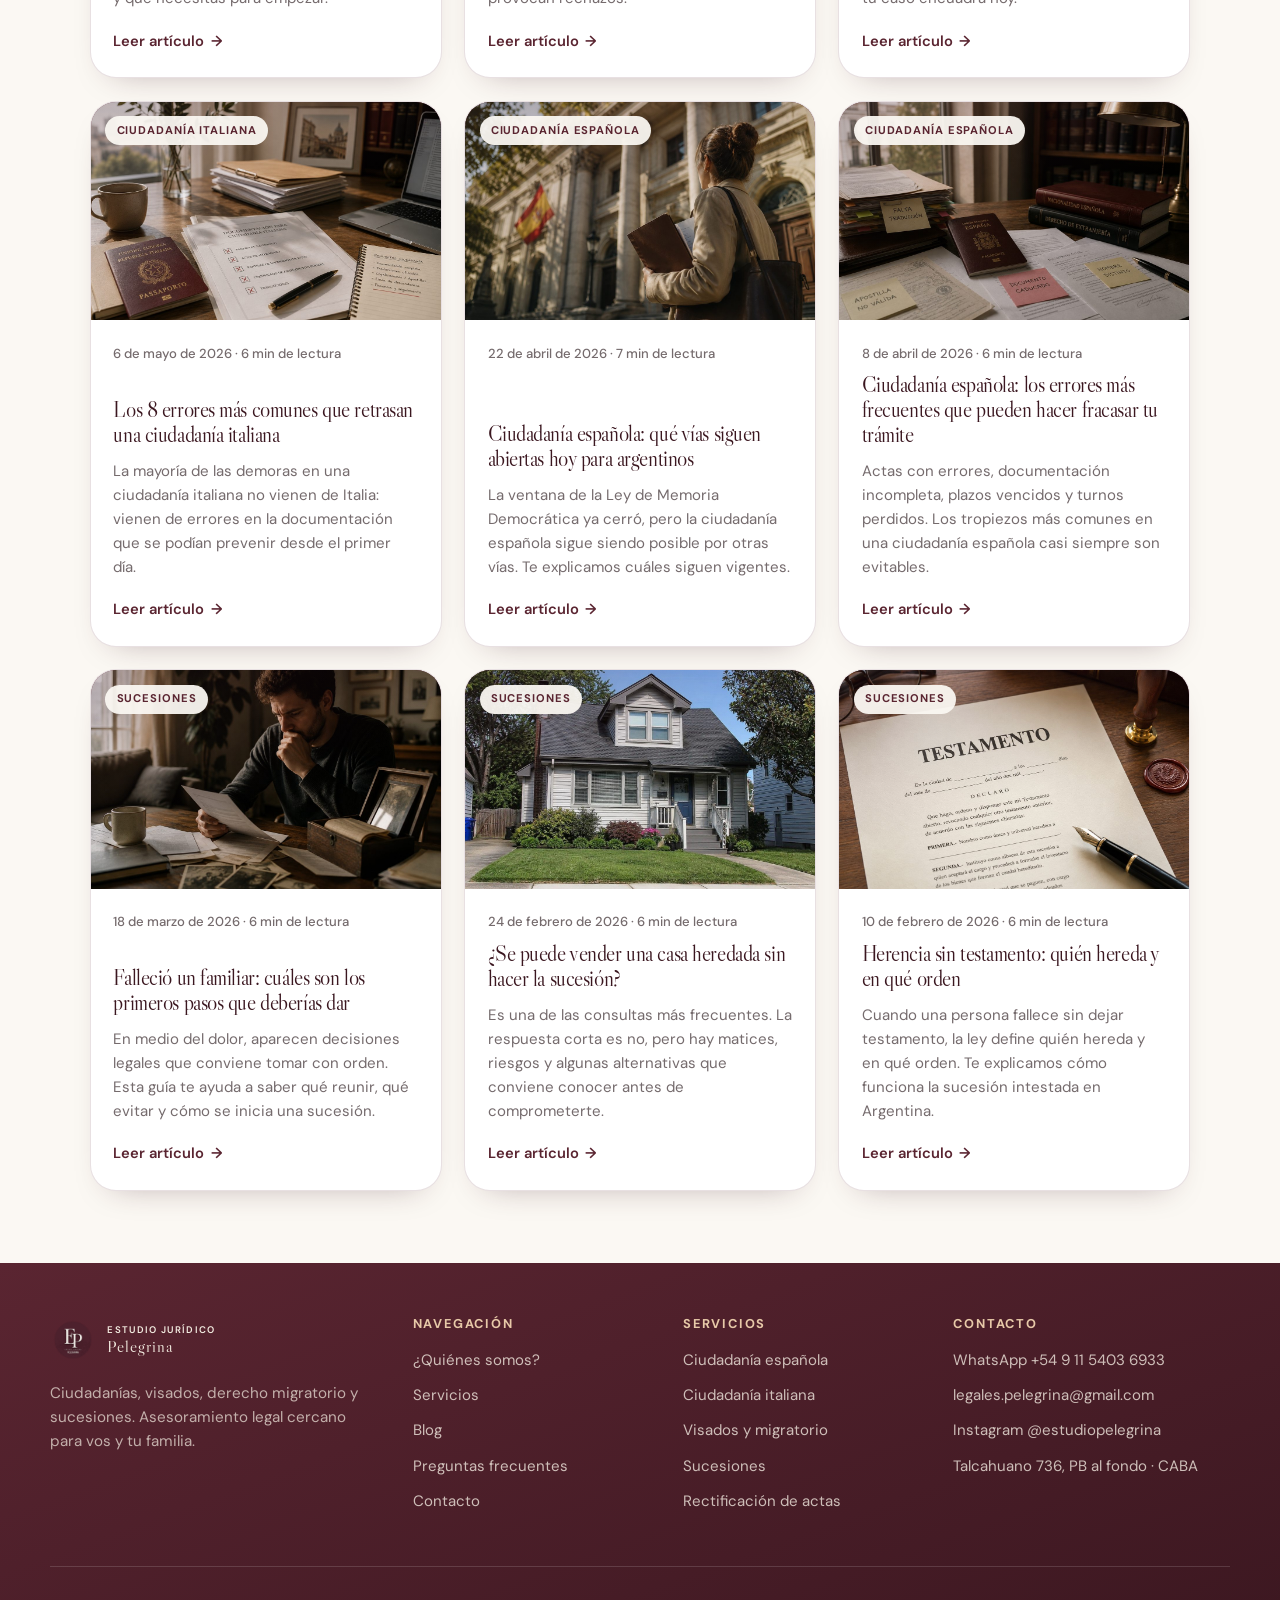
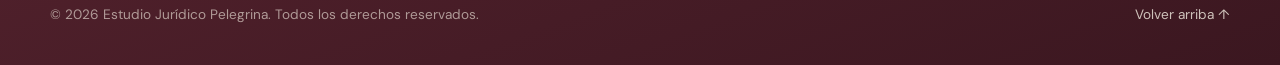
<file: blog/index.html>
<!doctype html>
<html lang="es">
<head>
  <meta charset="UTF-8">
  <meta name="viewport" content="width=device-width,initial-scale=1">
  <title>Blog · Estudio Jurídico Pelegrina · Ciudadanías, visas y sucesiones</title>
  <meta name="description" content="Guías claras sobre ciudadanía española e italiana, nacionalidad argentina, visas, pasaportes y sucesiones. Notas para entender tus trámites legales antes de dar el primer paso.">
  <link rel="canonical" href="https://estudiopelegrina.com.ar/blog/">
  <meta name="theme-color" content="#5A2531">
  <meta property="og:type" content="website">
  <meta property="og:locale" content="es_AR">
  <meta property="og:url" content="https://estudiopelegrina.com.ar/blog/">
  <meta property="og:title" content="Blog · Estudio Jurídico Pelegrina">
  <meta property="og:description" content="Guías claras sobre ciudadanías, visas, pasaportes y sucesiones para entender tus trámites antes de dar el primer paso.">
  <meta property="og:image" content="https://estudiopelegrina.com.ar/pasaportes-aeropuerto.jpg">
  <meta name="twitter:card" content="summary_large_image">
  <script type="application/ld+json">
  {
  "@context": "https://schema.org",
  "@type": "Blog",
  "name": "Blog · Estudio Jurídico Pelegrina",
  "description": "Guías y notas sobre ciudadanía española e italiana, nacionalidad argentina, visas, pasaportes y sucesiones.",
  "url": "https://estudiopelegrina.com.ar/blog/",
  "inLanguage": "es-AR",
  "publisher": {
    "@type": "LegalService",
    "name": "Estudio Jurídico Pelegrina",
    "logo": {
      "@type": "ImageObject",
      "url": "https://estudiopelegrina.com.ar/logo.png"
    }
  },
  "blogPost": [
    {
      "@type": "BlogPosting",
      "headline": "Pasaporte italiano o español: 10 cosas que deberías revisar antes de viajar",
      "url": "https://estudiopelegrina.com.ar/blog/pasaporte-italiano-espanol-antes-de-viajar.html",
      "datePublished": "2026-07-02",
      "articleSection": "Pasaportes"
    },
    {
      "@type": "BlogPosting",
      "headline": "Nacionalidad argentina: quién puede obtenerla, requisitos y cómo iniciar el trámite",
      "url": "https://estudiopelegrina.com.ar/blog/nacionalidad-argentina-requisitos-tramite.html",
      "datePublished": "2026-06-28",
      "articleSection": "Nacionalidad argentina"
    },
    {
      "@type": "BlogPosting",
      "headline": "¿Visa B1/B2 o ESTA? Todo lo que necesitás saber antes de viajar a Estados Unidos",
      "url": "https://estudiopelegrina.com.ar/blog/visa-b1-b2-o-esta-estados-unidos.html",
      "datePublished": "2026-06-15",
      "articleSection": "Visas"
    },
    {
      "@type": "BlogPosting",
      "headline": "¿Tengo derecho a la ciudadanía italiana? Cómo saberlo paso a paso",
      "url": "https://estudiopelegrina.com.ar/blog/tengo-derecho-ciudadania-italiana.html",
      "datePublished": "2026-05-20",
      "articleSection": "Ciudadanía italiana"
    },
    {
      "@type": "BlogPosting",
      "headline": "Los 8 errores más comunes que retrasan una ciudadanía italiana",
      "url": "https://estudiopelegrina.com.ar/blog/errores-comunes-ciudadania-italiana.html",
      "datePublished": "2026-05-06",
      "articleSection": "Ciudadanía italiana"
    },
    {
      "@type": "BlogPosting",
      "headline": "Ciudadanía española: qué vías siguen abiertas hoy para argentinos",
      "url": "https://estudiopelegrina.com.ar/blog/ciudadania-espanola-quien-puede-hoy.html",
      "datePublished": "2026-04-22",
      "articleSection": "Ciudadanía española"
    },
    {
      "@type": "BlogPosting",
      "headline": "Ciudadanía española: los errores más frecuentes que pueden hacer fracasar tu trámite",
      "url": "https://estudiopelegrina.com.ar/blog/errores-comunes-ciudadania-espanola.html",
      "datePublished": "2026-04-08",
      "articleSection": "Ciudadanía española"
    },
    {
      "@type": "BlogPosting",
      "headline": "Falleció un familiar: cuáles son los primeros pasos que deberías dar",
      "url": "https://estudiopelegrina.com.ar/blog/fallecio-un-familiar-primeros-pasos.html",
      "datePublished": "2026-03-18",
      "articleSection": "Sucesiones"
    },
    {
      "@type": "BlogPosting",
      "headline": "¿Se puede vender una casa heredada sin hacer la sucesión?",
      "url": "https://estudiopelegrina.com.ar/blog/vender-casa-heredada-sin-sucesion.html",
      "datePublished": "2026-02-24",
      "articleSection": "Sucesiones"
    },
    {
      "@type": "BlogPosting",
      "headline": "Herencia sin testamento: quién hereda y en qué orden",
      "url": "https://estudiopelegrina.com.ar/blog/herencia-sin-testamento-quien-hereda.html",
      "datePublished": "2026-02-10",
      "articleSection": "Sucesiones"
    }
  ]
}
  </script>
  <link rel="icon" href="../logo.png" type="image/png">
  <link rel="apple-touch-icon" href="../logo.png">
  <link rel="preconnect" href="https://fonts.googleapis.com">
  <link rel="preconnect" href="https://fonts.gstatic.com" crossorigin>
  <link href="https://fonts.googleapis.com/css2?family=DM+Sans:opsz,wght@9..40,400;9..40,500;9..40,600;9..40,700&family=Libre+Caslon+Display&display=swap" rel="stylesheet">
  <link rel="stylesheet" href="../styles.css?v=18">
  <link rel="stylesheet" href="../responsive.css?v=17">
  <link rel="stylesheet" href="blog.css?v=10">
</head>
<body>
  <div class="ticker" aria-hidden="true">
    <div class="ticker-track">
      <span data-i18n="tk.1">Ciudadanía española e italiana</span><i></i>
      <span data-i18n="tk.2">Acompañamiento de principio a fin</span><i></i>
      <span data-i18n="tk.3">Atención a argentinos en el exterior</span><i></i>
      <span data-i18n="tk.4">Asesoramiento personalizado</span><i></i>
      <span data-i18n="tk.5">Seguridad jurídica en cada paso</span><i></i>
      <span data-i18n="tk.1">Ciudadanía española e italiana</span><i></i>
      <span data-i18n="tk.2">Acompañamiento de principio a fin</span><i></i>
      <span data-i18n="tk.3">Atención a argentinos en el exterior</span><i></i>
      <span data-i18n="tk.4">Asesoramiento personalizado</span><i></i>
      <span data-i18n="tk.5">Seguridad jurídica en cada paso</span><i></i>
    </div>
  </div>
  <header class="nav-wrap">
    <div class="nav-shell">
      <a class="brand" href="/" aria-label="Estudio Jurídico Pelegrina · Inicio">
        <img src="../logo.png" alt="Estudio Jurídico Pelegrina" class="brand-logo">
        <span class="brand-text"><b data-i18n="brand.sub">Estudio Jurídico</b><small>Pelegrina</small></span>
      </a>
      <nav class="nav-links" aria-label="Navegación principal">
        <a href="/#servicios" data-i18n="nav.servicios">Servicios</a>
        <a href="/#estudio" data-i18n="nav.quienes">¿Quiénes somos?</a>
        <a href="/blog/" class="active" data-i18n="nav.blog">Blog</a>
        <a href="/#faq" data-i18n="nav.faq">Preguntas</a>
        <a href="/#contacto" data-i18n="nav.contacto">Contacto</a>
        <a class="nav-cta" href="https://wa.me/5491154036933" target="_blank" rel="noopener" data-i18n="nav.cta">Comunicate con nosotros</a>
      </nav>
      <div class="nav-right">
        <div class="lang-switch">
          <button class="lang-btn" aria-haspopup="true" aria-expanded="false" aria-label="Cambiar idioma / Change language">
            <svg viewBox="0 0 24 24" width="20" height="20" aria-hidden="true" fill="none" stroke="currentColor" stroke-width="1.8"><circle cx="12" cy="12" r="9"/><path d="M3 12h18M12 3c2.5 2.5 3.8 5.7 3.8 9S14.5 18.5 12 21C9.5 18.5 8.2 15.3 8.2 12S9.5 5.5 12 3z"/></svg>
            <span class="lang-current">ES</span>
          </button>
          <div class="lang-menu" role="menu">
            <button data-lang="es" role="menuitem">🇪🇸 Español</button>
            <button data-lang="en" role="menuitem">🇬🇧 English</button>
            <button data-lang="it" role="menuitem">🇮🇹 Italiano</button>
          </div>
        </div>
        <button class="menu-btn" aria-expanded="false" aria-label="Abrir menú">
          <span></span><span></span><span></span>
        </button>
      </div>
    </div>
  </header>

  <main class="blog-main">
    <header class="blog-hero">
      <p class="eyebrow" data-i18n="blog.eyebrow">Blog del estudio</p>
      <h1 data-i18n="blog.hero.h1">Entendé tu trámite <em>antes de dar el primer paso</em></h1>
      <p data-i18n="blog.hero.p">Guías claras sobre ciudadanías, visas, pasaportes, nacionalidad argentina y sucesiones. Información confiable, en lenguaje simple, para que tomes buenas decisiones.</p>
    </header>

    <div class="blog-filters reveal">
      <button class="blog-chip active" data-cat="all" data-i18n="blog.cat.all">Todos</button>
      <button class="blog-chip" data-cat="italiana" data-i18n="blog.cat.italiana">Ciudadanía italiana</button>
      <button class="blog-chip" data-cat="espanola" data-i18n="blog.cat.espanola">Ciudadanía española</button>
      <button class="blog-chip" data-cat="arg" data-i18n="blog.cat.arg">Nacionalidad argentina</button>
      <button class="blog-chip" data-cat="pasaportes" data-i18n="blog.cat.pasaportes">Pasaportes</button>
      <button class="blog-chip" data-cat="visas" data-i18n="blog.cat.visas">Visas</button>
      <button class="blog-chip" data-cat="sucesiones" data-i18n="blog.cat.sucesiones">Sucesiones</button>
    </div>

    <a class="blog-featured reveal" href="pasaporte-italiano-espanol-antes-de-viajar.html" data-cat="pasaportes">
      <div class="feat-media"><img src="../pasaportes-aeropuerto.jpg" alt="Pasaporte italiano o español: 10 cosas que deberías revisar antes de viajar" loading="lazy" width="1200" height="800"></div>
      <div class="feat-body">
        <span class="feat-kicker"><i></i> <span data-i18n="blog.featured">Destacado</span>&nbsp;·&nbsp;<span data-i18n="blog.cat.pasaportes">Pasaportes</span></span>
        <h2 data-i18n="p.pasaporte-italiano-espanol-antes-de-viajar.title">Pasaporte italiano o español: 10 cosas que deberías revisar antes de viajar</h2>
        <p class="feat-meta" data-i18n="p.pasaporte-italiano-espanol-antes-de-viajar.meta">2 de julio de 2026 · 7 min de lectura</p>
        <p class="feat-excerpt" data-i18n="p.pasaporte-italiano-espanol-antes-de-viajar.excerpt">Tener el pasaporte europeo en la mano no alcanza: hay requisitos de vigencia, hojas libres y detalles que, si no revisás a tiempo, pueden frenarte en el aeropuerto.</p>
        <span class="post-more" data-i18n="blog.read">Leer artículo</span>
      </div>
    </a>

    <div class="post-grid">
      <a class="post-card reveal" href="nacionalidad-argentina-requisitos-tramite.html" data-cat="arg">
        <div class="post-card-media"><span class="post-tag" data-i18n="blog.cat.arg">Nacionalidad argentina</span><img src="../nacionalidad-argentina-registro.jpg" alt="Nacionalidad argentina: quién puede obtenerla, requisitos y cómo iniciar el trámite" loading="lazy" width="1200" height="900"></div>
        <div class="post-card-body">
          <p class="post-meta" data-i18n="p.nacionalidad-argentina-requisitos-tramite.meta">28 de junio de 2026 · 7 min de lectura</p>
          <h3 data-i18n="p.nacionalidad-argentina-requisitos-tramite.title">Nacionalidad argentina: quién puede obtenerla, requisitos y cómo iniciar el trámite</h3>
          <p data-i18n="p.nacionalidad-argentina-requisitos-tramite.excerpt">Por nacimiento, por opción o por naturalización: hay más de un camino hacia la nacionalidad argentina. Te contamos cuál corresponde en cada caso y qué necesitás para empezar.</p>
          <span class="post-more" data-i18n="blog.read">Leer artículo</span>
        </div>
      </a>
      <a class="post-card reveal" href="visa-b1-b2-o-esta-estados-unidos.html" data-cat="visas">
        <div class="post-card-media"><span class="post-tag" data-i18n="blog.cat.visas">Visas</span><img src="../visa-esta-americana.jpg" alt="¿Visa B1/B2 o ESTA? Todo lo que necesitás saber antes de viajar a Estados Unidos" loading="lazy" width="1200" height="800"></div>
        <div class="post-card-body">
          <p class="post-meta" data-i18n="p.visa-b1-b2-o-esta-estados-unidos.meta">15 de junio de 2026 · 6 min de lectura</p>
          <h3 data-i18n="p.visa-b1-b2-o-esta-estados-unidos.title">¿Visa B1/B2 o ESTA? Todo lo que necesitás saber antes de viajar a Estados Unidos</h3>
          <p data-i18n="p.visa-b1-b2-o-esta-estados-unidos.excerpt">Son dos formas distintas de entrar a Estados Unidos, y no todos pueden elegir entre ellas. Te explicamos las diferencias, quién necesita cada una y los errores que provocan rechazos.</p>
          <span class="post-more" data-i18n="blog.read">Leer artículo</span>
        </div>
      </a>
      <a class="post-card reveal" href="tengo-derecho-ciudadania-italiana.html" data-cat="italiana">
        <div class="post-card-media"><span class="post-tag" data-i18n="blog.cat.italiana">Ciudadanía italiana</span><img src="../ciudadania-italiana-documentos.jpg" alt="¿Tengo derecho a la ciudadanía italiana? Cómo saberlo paso a paso" loading="lazy" width="1200" height="800"></div>
        <div class="post-card-body">
          <p class="post-meta" data-i18n="p.tengo-derecho-ciudadania-italiana.meta">20 de mayo de 2026 · 7 min de lectura</p>
          <h3 data-i18n="p.tengo-derecho-ciudadania-italiana.title">¿Tengo derecho a la ciudadanía italiana? Cómo saberlo paso a paso</h3>
          <p data-i18n="p.tengo-derecho-ciudadania-italiana.excerpt">La ciudadanía italiana se transmite por sangre, pero las reglas cambiaron en 2025. Te explicamos cómo saber, paso a paso, si tu caso encuadra hoy.</p>
          <span class="post-more" data-i18n="blog.read">Leer artículo</span>
        </div>
      </a>
      <a class="post-card reveal" href="errores-comunes-ciudadania-italiana.html" data-cat="italiana">
        <div class="post-card-media"><span class="post-tag" data-i18n="blog.cat.italiana">Ciudadanía italiana</span><img src="../ciudadania-italiana-checklist.jpg" alt="Los 8 errores más comunes que retrasan una ciudadanía italiana" loading="lazy" width="1200" height="801"></div>
        <div class="post-card-body">
          <p class="post-meta" data-i18n="p.errores-comunes-ciudadania-italiana.meta">6 de mayo de 2026 · 6 min de lectura</p>
          <h3 data-i18n="p.errores-comunes-ciudadania-italiana.title">Los 8 errores más comunes que retrasan una ciudadanía italiana</h3>
          <p data-i18n="p.errores-comunes-ciudadania-italiana.excerpt">La mayoría de las demoras en una ciudadanía italiana no vienen de Italia: vienen de errores en la documentación que se podían prevenir desde el primer día.</p>
          <span class="post-more" data-i18n="blog.read">Leer artículo</span>
        </div>
      </a>
      <a class="post-card reveal" href="ciudadania-espanola-quien-puede-hoy.html" data-cat="espanola">
        <div class="post-card-media"><span class="post-tag" data-i18n="blog.cat.espanola">Ciudadanía española</span><img src="../ciudadania-espanola-gobierno.jpg" alt="Ciudadanía española: qué vías siguen abiertas hoy para argentinos" loading="lazy" width="1200" height="800"></div>
        <div class="post-card-body">
          <p class="post-meta" data-i18n="p.ciudadania-espanola-quien-puede-hoy.meta">22 de abril de 2026 · 7 min de lectura</p>
          <h3 data-i18n="p.ciudadania-espanola-quien-puede-hoy.title">Ciudadanía española: qué vías siguen abiertas hoy para argentinos</h3>
          <p data-i18n="p.ciudadania-espanola-quien-puede-hoy.excerpt">La ventana de la Ley de Memoria Democrática ya cerró, pero la ciudadanía española sigue siendo posible por otras vías. Te explicamos cuáles siguen vigentes.</p>
          <span class="post-more" data-i18n="blog.read">Leer artículo</span>
        </div>
      </a>
      <a class="post-card reveal" href="errores-comunes-ciudadania-espanola.html" data-cat="espanola">
        <div class="post-card-media"><span class="post-tag" data-i18n="blog.cat.espanola">Ciudadanía española</span><img src="../ciudadania-espanola-errores.jpg" alt="Ciudadanía española: los errores más frecuentes que pueden hacer fracasar tu trámite" loading="lazy" width="1200" height="800"></div>
        <div class="post-card-body">
          <p class="post-meta" data-i18n="p.errores-comunes-ciudadania-espanola.meta">8 de abril de 2026 · 6 min de lectura</p>
          <h3 data-i18n="p.errores-comunes-ciudadania-espanola.title">Ciudadanía española: los errores más frecuentes que pueden hacer fracasar tu trámite</h3>
          <p data-i18n="p.errores-comunes-ciudadania-espanola.excerpt">Actas con errores, documentación incompleta, plazos vencidos y turnos perdidos. Los tropiezos más comunes en una ciudadanía española casi siempre son evitables.</p>
          <span class="post-more" data-i18n="blog.read">Leer artículo</span>
        </div>
      </a>
      <a class="post-card reveal" href="fallecio-un-familiar-primeros-pasos.html" data-cat="sucesiones">
        <div class="post-card-media"><span class="post-tag" data-i18n="blog.cat.sucesiones">Sucesiones</span><img src="../herencia-documentos.jpg" alt="Falleció un familiar: cuáles son los primeros pasos que deberías dar" loading="lazy" width="1200" height="800"></div>
        <div class="post-card-body">
          <p class="post-meta" data-i18n="p.fallecio-un-familiar-primeros-pasos.meta">18 de marzo de 2026 · 6 min de lectura</p>
          <h3 data-i18n="p.fallecio-un-familiar-primeros-pasos.title">Falleció un familiar: cuáles son los primeros pasos que deberías dar</h3>
          <p data-i18n="p.fallecio-un-familiar-primeros-pasos.excerpt">En medio del dolor, aparecen decisiones legales que conviene tomar con orden. Esta guía te ayuda a saber qué reunir, qué evitar y cómo se inicia una sucesión.</p>
          <span class="post-more" data-i18n="blog.read">Leer artículo</span>
        </div>
      </a>
      <a class="post-card reveal" href="vender-casa-heredada-sin-sucesion.html" data-cat="sucesiones">
        <div class="post-card-media"><span class="post-tag" data-i18n="blog.cat.sucesiones">Sucesiones</span><img src="../casa-heredada-venta.jpg" alt="¿Se puede vender una casa heredada sin hacer la sucesión?" loading="lazy" width="1200" height="900"></div>
        <div class="post-card-body">
          <p class="post-meta" data-i18n="p.vender-casa-heredada-sin-sucesion.meta">24 de febrero de 2026 · 6 min de lectura</p>
          <h3 data-i18n="p.vender-casa-heredada-sin-sucesion.title">¿Se puede vender una casa heredada sin hacer la sucesión?</h3>
          <p data-i18n="p.vender-casa-heredada-sin-sucesion.excerpt">Es una de las consultas más frecuentes. La respuesta corta es no, pero hay matices, riesgos y algunas alternativas que conviene conocer antes de comprometerte.</p>
          <span class="post-more" data-i18n="blog.read">Leer artículo</span>
        </div>
      </a>
      <a class="post-card reveal" href="herencia-sin-testamento-quien-hereda.html" data-cat="sucesiones">
        <div class="post-card-media"><span class="post-tag" data-i18n="blog.cat.sucesiones">Sucesiones</span><img src="../testamento-herencia.jpg" alt="Herencia sin testamento: quién hereda y en qué orden" loading="lazy" width="1200" height="900"></div>
        <div class="post-card-body">
          <p class="post-meta" data-i18n="p.herencia-sin-testamento-quien-hereda.meta">10 de febrero de 2026 · 6 min de lectura</p>
          <h3 data-i18n="p.herencia-sin-testamento-quien-hereda.title">Herencia sin testamento: quién hereda y en qué orden</h3>
          <p data-i18n="p.herencia-sin-testamento-quien-hereda.excerpt">Cuando una persona fallece sin dejar testamento, la ley define quién hereda y en qué orden. Te explicamos cómo funciona la sucesión intestada en Argentina.</p>
          <span class="post-more" data-i18n="blog.read">Leer artículo</span>
        </div>
      </a>
      <p class="blog-empty" data-i18n="blog.empty">No hay notas en esta categoría por ahora.</p>
    </div>
  </main>

  <footer class="footer">
    <div class="footer-grid">
      <div class="footer-brand">
        <a class="brand" href="/">
          <img src="../logo.png" alt="Estudio Jurídico Pelegrina" class="brand-logo">
          <span class="brand-text"><b data-i18n="brand.sub">Estudio Jurídico</b><small>Pelegrina</small></span>
        </a>
        <p data-i18n="footer.desc">Ciudadanías, visados, derecho migratorio y sucesiones. Asesoramiento legal cercano para vos y tu familia.</p>
      </div>
      <div class="footer-col">
        <h4 data-i18n="footer.nav">Navegación</h4>
        <a href="/#estudio" data-i18n="nav.quienes">¿Quiénes somos?</a>
        <a href="/#servicios" data-i18n="nav.servicios">Servicios</a>
        <a href="/blog/" data-i18n="nav.blog">Blog</a>
        <a href="/#faq" data-i18n="footer.faq">Preguntas frecuentes</a>
        <a href="/#contacto" data-i18n="nav.contacto">Contacto</a>
      </div>
      <div class="footer-col">
        <h4 data-i18n="footer.serv">Servicios</h4>
        <a href="/#contacto" data-i18n="acc.ciud.esp">Ciudadanía española</a>
        <a href="/#contacto" data-i18n="acc.ciud.ita">Ciudadanía italiana</a>
        <a href="/#contacto" data-i18n="svc2.title">Visados y migratorio</a>
        <a href="/#contacto" data-i18n="acc.suc">Sucesiones</a>
        <a href="/#contacto" data-i18n="acc.rect">Rectificación de actas</a>
      </div>
      <div class="footer-col">
        <h4 data-i18n="nav.contacto">Contacto</h4>
        <a href="https://wa.me/5491154036933" target="_blank" rel="noopener">WhatsApp +54 9 11 5403 6933</a>
        <a href="mailto:legales.pelegrina@gmail.com">legales.pelegrina@gmail.com</a>
        <a href="https://www.instagram.com/estudiopelegrina/" target="_blank" rel="noopener">Instagram @estudiopelegrina</a>
        <a href="https://www.google.com/maps/search/?api=1&query=Talcahuano+736+CABA" target="_blank" rel="noopener">Talcahuano 736, PB al fondo · CABA</a>
      </div>
    </div>
    <div class="footer-bottom">
      <p>© <span id="year"></span> <span data-i18n="footer.copy">Estudio Jurídico Pelegrina. Todos los derechos reservados.</span></p>
      <a href="#inicio" data-i18n="footer.top">Volver arriba ↑</a>
    </div>
  </footer>

  <a class="float-wa" href="https://wa.me/5491154036933" target="_blank" rel="noopener" aria-label="Consultar por WhatsApp">
    <img src="../icono-whatsapp.png" alt="">
    <span class="float-wa-pulse"></span>
  </a>
  <div class="scroll-progress" id="scrollProgress" aria-hidden="true"></div>
  <script>window.PAGE_I18N={"en":{"p.pasaporte-italiano-espanol-antes-de-viajar.title":"Italian or Spanish passport: 10 things to check before you travel","p.pasaporte-italiano-espanol-antes-de-viajar.excerpt":"Holding your European passport is not enough: there are validity rules, blank-page requirements and details that, if you don't check them in time, can stop you at the airport.","p.pasaporte-italiano-espanol-antes-de-viajar.meta":"July 2, 2026 · 7 min read","p.nacionalidad-argentina-requisitos-tramite.title":"Argentine nationality: who can obtain it, requirements and how to start","p.nacionalidad-argentina-requisitos-tramite.excerpt":"By birth, by option or by naturalization: there is more than one path to Argentine nationality. We explain which applies in each case and what you need to get started.","p.nacionalidad-argentina-requisitos-tramite.meta":"June 28, 2026 · 7 min read","p.visa-b1-b2-o-esta-estados-unidos.title":"B1/B2 visa or ESTA? Everything you need to know before traveling to the U.S.","p.visa-b1-b2-o-esta-estados-unidos.excerpt":"They are two different ways to enter the United States, and not everyone can choose between them. We explain the differences, who needs each one, and the mistakes that lead to refusals.","p.visa-b1-b2-o-esta-estados-unidos.meta":"June 15, 2026 · 6 min read","p.tengo-derecho-ciudadania-italiana.title":"Am I entitled to Italian citizenship? How to find out, step by step","p.tengo-derecho-ciudadania-italiana.excerpt":"Italian citizenship is passed down by descent, but the rules changed in 2025. We explain how to find out, step by step, whether your case qualifies today.","p.tengo-derecho-ciudadania-italiana.meta":"May 20, 2026 · 7 min read","p.errores-comunes-ciudadania-italiana.title":"The 8 most common mistakes that delay an Italian citizenship application","p.errores-comunes-ciudadania-italiana.excerpt":"Most delays in an Italian citizenship case don't come from Italy: they come from documentation errors that could have been prevented from day one.","p.errores-comunes-ciudadania-italiana.meta":"May 6, 2026 · 6 min read","p.ciudadania-espanola-quien-puede-hoy.title":"Spanish citizenship: which routes are still open today for Argentines","p.ciudadania-espanola-quien-puede-hoy.excerpt":"The Democratic Memory Law window has closed, but Spanish citizenship is still possible through other routes. We explain which ones remain in force.","p.ciudadania-espanola-quien-puede-hoy.meta":"April 22, 2026 · 7 min read","p.errores-comunes-ciudadania-espanola.title":"Spanish citizenship: the most frequent mistakes that can sink your application","p.errores-comunes-ciudadania-espanola.excerpt":"Records with errors, incomplete documentation, missed deadlines and lost appointments. The most common stumbles in a Spanish citizenship case are almost always avoidable.","p.errores-comunes-ciudadania-espanola.meta":"April 8, 2026 · 6 min read","p.fallecio-un-familiar-primeros-pasos.title":"A family member passed away: the first steps you should take","p.fallecio-un-familiar-primeros-pasos.excerpt":"In the midst of grief, legal decisions appear that are best handled in order. This guide helps you know what to gather, what to avoid and how a succession begins.","p.fallecio-un-familiar-primeros-pasos.meta":"March 18, 2026 · 6 min read","p.vender-casa-heredada-sin-sucesion.title":"Can you sell an inherited house without going through probate?","p.vender-casa-heredada-sin-sucesion.excerpt":"It is one of the most frequent questions. The short answer is no — but there are nuances, risks and some alternatives worth knowing before committing.","p.vender-casa-heredada-sin-sucesion.meta":"February 24, 2026 · 6 min read","p.herencia-sin-testamento-quien-hereda.title":"Inheritance without a will: who inherits and in what order","p.herencia-sin-testamento-quien-hereda.excerpt":"When a person dies without leaving a will, the law defines who inherits and in what order. We explain how intestate succession works in Argentina.","p.herencia-sin-testamento-quien-hereda.meta":"February 10, 2026 · 6 min read"},"it":{"p.pasaporte-italiano-espanol-antes-de-viajar.title":"Passaporto italiano o spagnolo: 10 cose da controllare prima di viaggiare","p.pasaporte-italiano-espanol-antes-de-viajar.excerpt":"Avere il passaporto europeo in mano non basta: ci sono requisiti di validità, pagine libere e dettagli che, se non controllati in tempo, possono fermarvi in aeroporto.","p.pasaporte-italiano-espanol-antes-de-viajar.meta":"2 luglio 2026 · 7 min di lettura","p.nacionalidad-argentina-requisitos-tramite.title":"Cittadinanza argentina: chi può ottenerla, requisiti e come avviare la pratica","p.nacionalidad-argentina-requisitos-tramite.excerpt":"Per nascita, per opzione o per naturalizzazione: c'è più di una strada verso la cittadinanza argentina. Vi spieghiamo quale corrisponde in ogni caso e cosa serve per iniziare.","p.nacionalidad-argentina-requisitos-tramite.meta":"28 giugno 2026 · 7 min di lettura","p.visa-b1-b2-o-esta-estados-unidos.title":"Visto B1/B2 o ESTA? Tutto quello che dovete sapere prima di viaggiare negli Stati Uniti","p.visa-b1-b2-o-esta-estados-unidos.excerpt":"Sono due modi diversi di entrare negli Stati Uniti, e non tutti possono scegliere tra i due. Vi spieghiamo le differenze, chi ha bisogno di ciascuno e gli errori che provocano dinieghi.","p.visa-b1-b2-o-esta-estados-unidos.meta":"15 giugno 2026 · 6 min di lettura","p.tengo-derecho-ciudadania-italiana.title":"Ho diritto alla cittadinanza italiana? Come scoprirlo passo dopo passo","p.tengo-derecho-ciudadania-italiana.excerpt":"La cittadinanza italiana si trasmette per discendenza, ma le regole sono cambiate nel 2025. Vi spieghiamo come sapere, passo dopo passo, se il vostro caso rientra oggi.","p.tengo-derecho-ciudadania-italiana.meta":"20 maggio 2026 · 7 min di lettura","p.errores-comunes-ciudadania-italiana.title":"Gli 8 errori più comuni che ritardano una cittadinanza italiana","p.errores-comunes-ciudadania-italiana.excerpt":"La maggior parte dei ritardi in una cittadinanza italiana non viene dall'Italia: viene da errori nella documentazione che si potevano prevenire dal primo giorno.","p.errores-comunes-ciudadania-italiana.meta":"6 maggio 2026 · 6 min di lettura","p.ciudadania-espanola-quien-puede-hoy.title":"Cittadinanza spagnola: quali vie restano aperte oggi per gli argentini","p.ciudadania-espanola-quien-puede-hoy.excerpt":"La finestra della Legge di Memoria Democratica si è chiusa, ma la cittadinanza spagnola resta possibile per altre vie. Vi spieghiamo quali sono ancora in vigore.","p.ciudadania-espanola-quien-puede-hoy.meta":"22 aprile 2026 · 7 min di lettura","p.errores-comunes-ciudadania-espanola.title":"Cittadinanza spagnola: gli errori più frequenti che possono far fallire la pratica","p.errores-comunes-ciudadania-espanola.excerpt":"Atti con errori, documentazione incompleta, termini scaduti e appuntamenti persi. Gli inciampi più comuni in una cittadinanza spagnola sono quasi sempre evitabili.","p.errores-comunes-ciudadania-espanola.meta":"8 aprile 2026 · 6 min di lettura","p.fallecio-un-familiar-primeros-pasos.title":"È mancato un familiare: quali sono i primi passi da fare","p.fallecio-un-familiar-primeros-pasos.excerpt":"Nel mezzo del dolore compaiono decisioni legali che conviene affrontare con ordine. Questa guida vi aiuta a sapere cosa riunire, cosa evitare e come si avvia una successione.","p.fallecio-un-familiar-primeros-pasos.meta":"18 marzo 2026 · 6 min di lettura","p.vender-casa-heredada-sin-sucesion.title":"Si può vendere una casa ereditata senza fare la successione?","p.vender-casa-heredada-sin-sucesion.excerpt":"È una delle domande più frequenti. La risposta breve è no, ma ci sono sfumature, rischi e alcune alternative che conviene conoscere prima di impegnarsi.","p.vender-casa-heredada-sin-sucesion.meta":"24 febbraio 2026 · 6 min di lettura","p.herencia-sin-testamento-quien-hereda.title":"Eredità senza testamento: chi eredita e in quale ordine","p.herencia-sin-testamento-quien-hereda.excerpt":"Quando una persona muore senza lasciare testamento, è la legge a definire chi eredita e in quale ordine. Vi spieghiamo come funziona la successione intestata in Argentina.","p.herencia-sin-testamento-quien-hereda.meta":"10 febbraio 2026 · 6 min di lettura"}};</script>
  <script src="../i18n.js?v=14"></script>
  <script src="blog.js?v=10"></script>
</body>
</html>
</file>
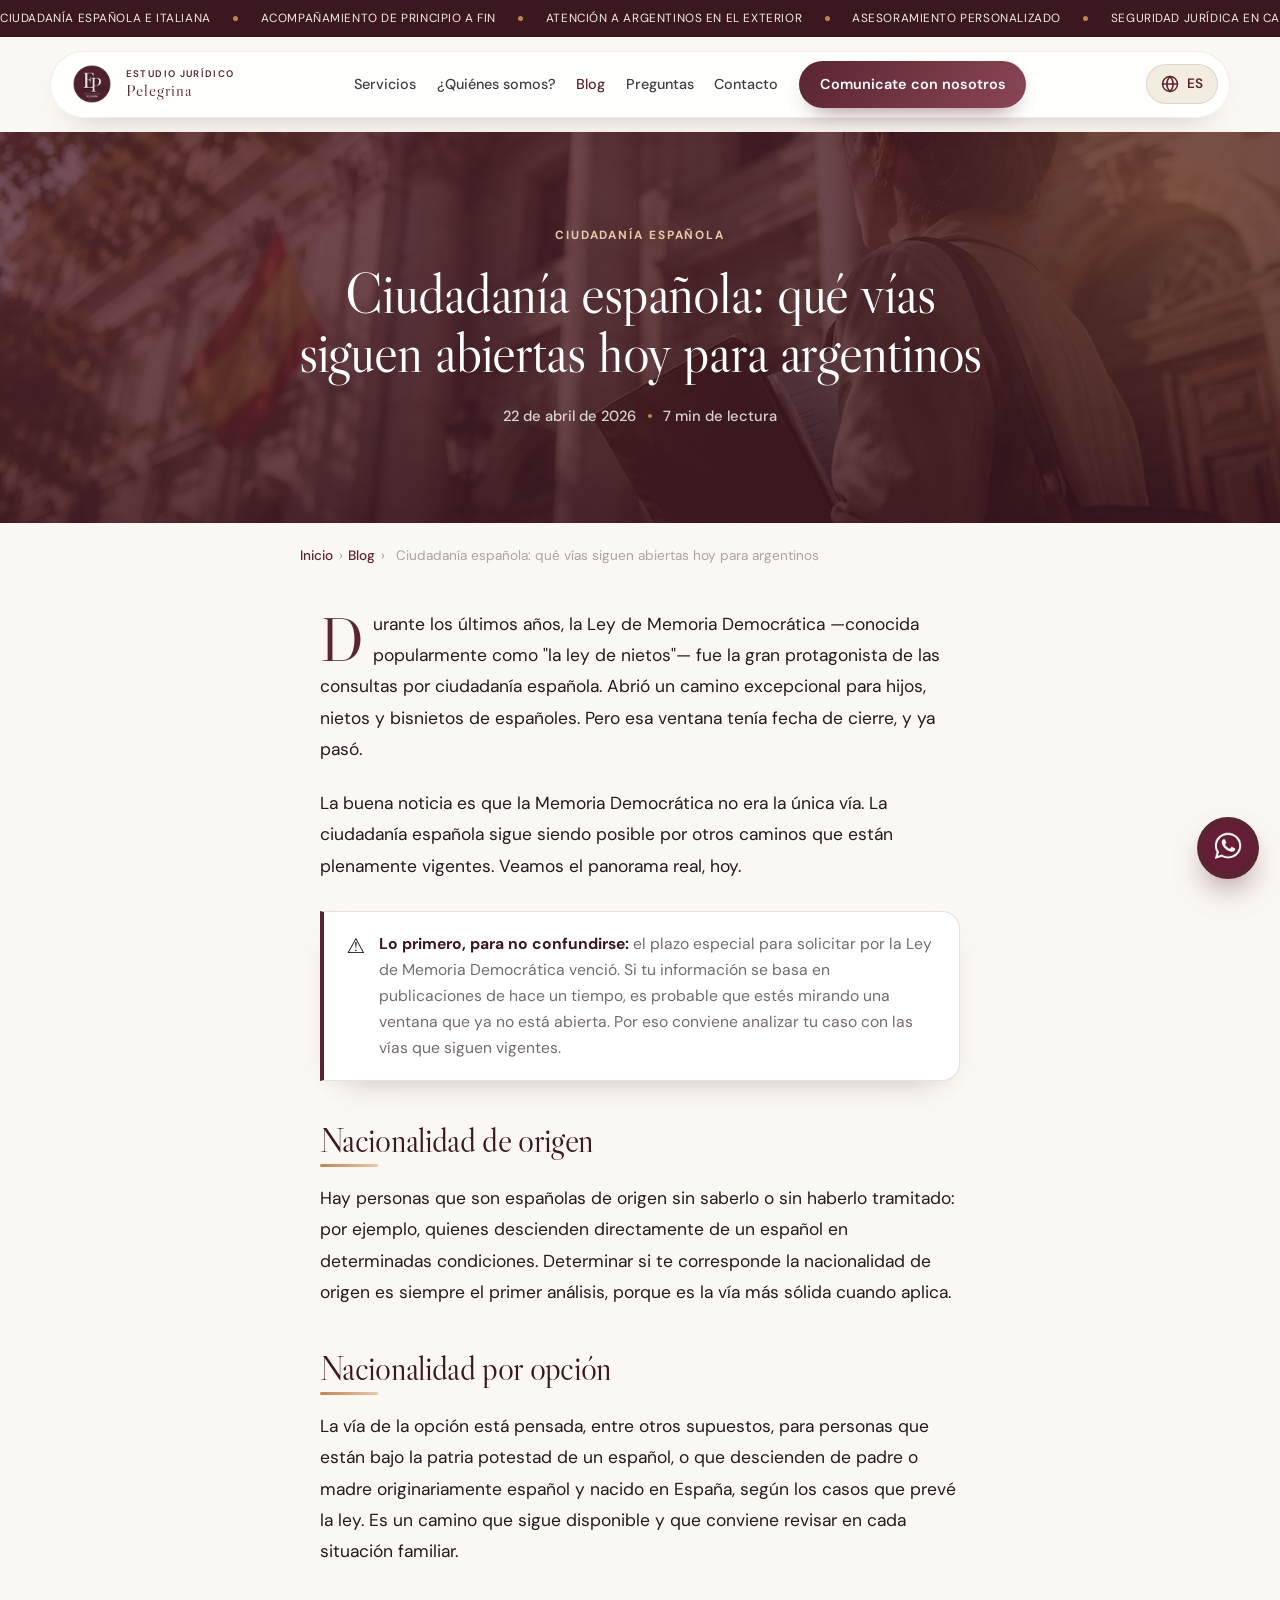
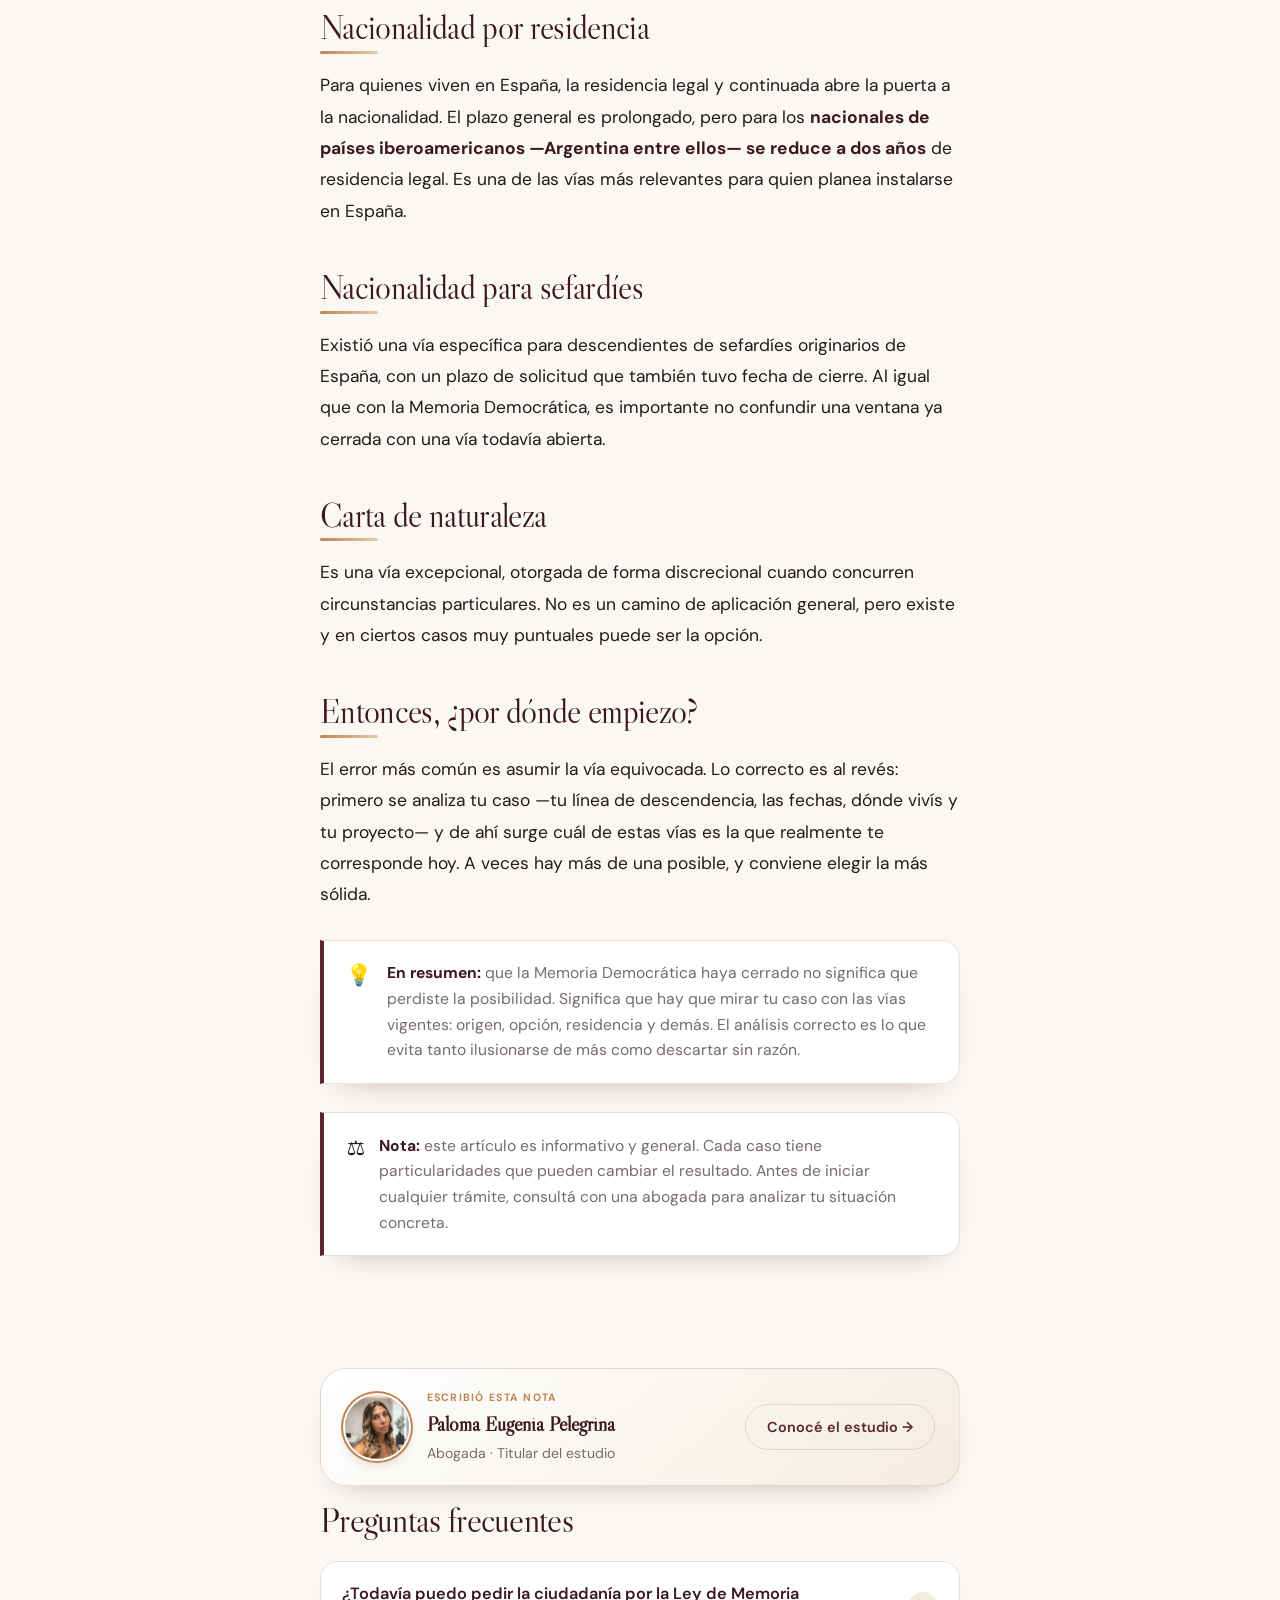
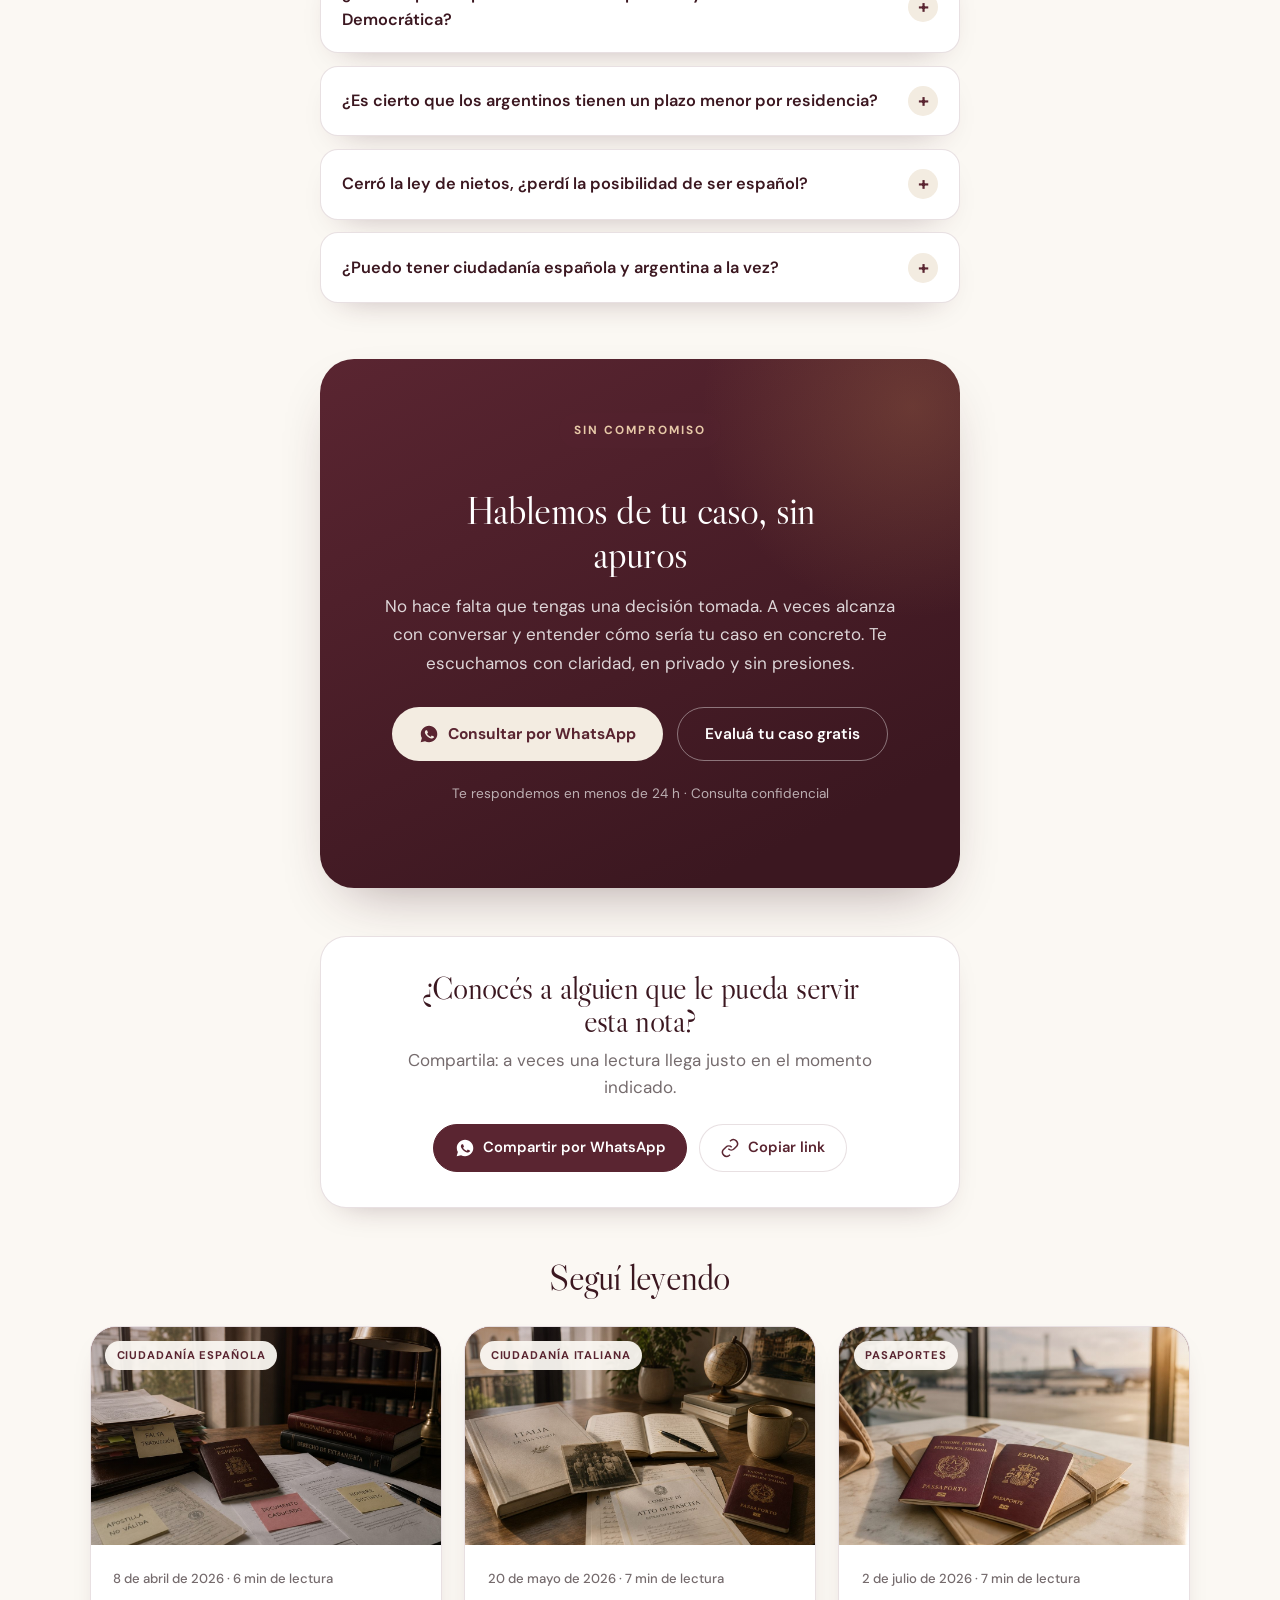
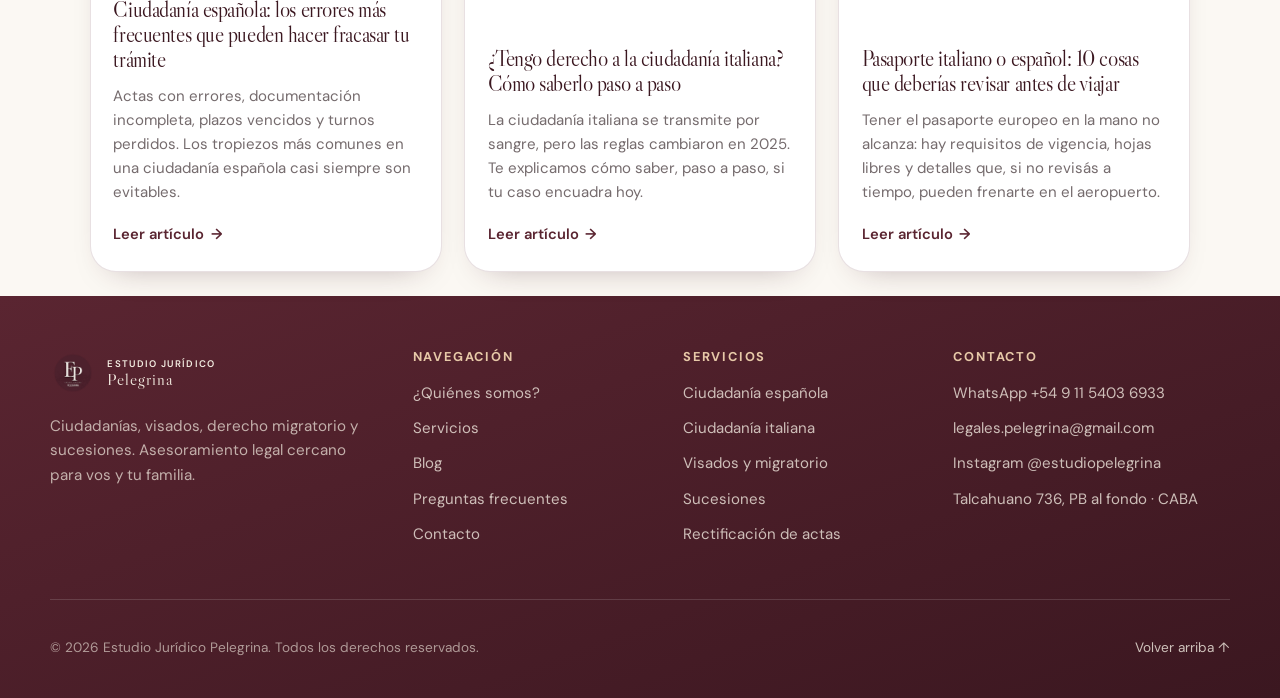
<file: blog/ciudadania-espanola-quien-puede-hoy.html>
<!doctype html>
<html lang="es">
<head>
  <meta charset="UTF-8">
  <meta name="viewport" content="width=device-width,initial-scale=1">
  <title>Ciudadanía española: qué vías siguen abiertas hoy para argentinos · Estudio Jurídico Pelegrina</title>
  <meta name="description" content="La ventana de la Ley de Memoria Democrática ya cerró, pero la ciudadanía española sigue siendo posible por otras vías. Te explicamos cuáles siguen vigentes.">
  <link rel="canonical" href="https://estudiopelegrina.com.ar/blog/ciudadania-espanola-quien-puede-hoy.html">
  <meta name="theme-color" content="#5A2531">
  <meta property="og:type" content="article">
  <meta property="og:locale" content="es_AR">
  <meta property="og:url" content="https://estudiopelegrina.com.ar/blog/ciudadania-espanola-quien-puede-hoy.html">
  <meta property="og:title" content="Ciudadanía española: qué vías siguen abiertas hoy para argentinos">
  <meta property="og:description" content="La ventana de la Ley de Memoria Democrática ya cerró, pero la ciudadanía española sigue siendo posible por otras vías. Te explicamos cuáles siguen vigentes.">
  <meta property="og:image" content="https://estudiopelegrina.com.ar/ciudadania-espanola-gobierno.jpg">
  <meta property="article:published_time" content="2026-04-22">
  <meta property="article:section" content="Ciudadanía española">
  <meta name="twitter:card" content="summary_large_image">
  <script type="application/ld+json">
  {
  "@context": "https://schema.org",
  "@graph": [
    {
      "@type": "BlogPosting",
      "headline": "Ciudadanía española: qué vías siguen abiertas hoy para argentinos",
      "description": "La ventana de la Ley de Memoria Democrática ya cerró, pero la ciudadanía española sigue siendo posible por otras vías. Te explicamos cuáles siguen vigentes.",
      "image": "https://estudiopelegrina.com.ar/ciudadania-espanola-gobierno.jpg",
      "datePublished": "2026-04-22",
      "dateModified": "2026-04-22",
      "articleSection": "Ciudadanía española",
      "inLanguage": "es-AR",
      "author": {
        "@type": "Person",
        "name": "Paloma Eugenia Pelegrina",
        "jobTitle": "Abogada"
      },
      "publisher": {
        "@type": "LegalService",
        "name": "Estudio Jurídico Pelegrina",
        "logo": {
          "@type": "ImageObject",
          "url": "https://estudiopelegrina.com.ar/logo.png"
        }
      },
      "mainEntityOfPage": {
        "@type": "WebPage",
        "@id": "https://estudiopelegrina.com.ar/blog/ciudadania-espanola-quien-puede-hoy.html"
      }
    },
    {
      "@type": "FAQPage",
      "mainEntity": [
        {
          "@type": "Question",
          "name": "¿Todavía puedo pedir la ciudadanía por la Ley de Memoria Democrática?",
          "acceptedAnswer": {
            "@type": "Answer",
            "text": "El plazo especial de esa ley (la \"ley de nietos\") ya venció. Por eso hoy hay que analizar tu caso con las vías que siguen vigentes: nacionalidad de origen, por opción, por residencia y demás supuestos previstos por la ley."
          }
        },
        {
          "@type": "Question",
          "name": "¿Es cierto que los argentinos tienen un plazo menor por residencia?",
          "acceptedAnswer": {
            "@type": "Answer",
            "text": "Sí. El plazo general de residencia para nacionalizarse es prolongado, pero para nacionales de países iberoamericanos —Argentina incluida— se reduce a dos años de residencia legal y continuada en España."
          }
        },
        {
          "@type": "Question",
          "name": "Cerró la ley de nietos, ¿perdí la posibilidad de ser español?",
          "acceptedAnswer": {
            "@type": "Answer",
            "text": "No necesariamente. La Memoria Democrática era una de varias vías. Según tu descendencia y tu situación, pueden corresponderte la nacionalidad de origen, la opción u otras vías vigentes. Conviene analizarlo caso por caso."
          }
        },
        {
          "@type": "Question",
          "name": "¿Puedo tener ciudadanía española y argentina a la vez?",
          "acceptedAnswer": {
            "@type": "Answer",
            "text": "Por el Convenio de doble nacionalidad entre Argentina y España, en general es posible mantener ambas. Cada situación conviene revisarla, pero la doble nacionalidad hispano-argentina está contemplada."
          }
        }
      ]
    },
    {
      "@type": "BreadcrumbList",
      "itemListElement": [
        {
          "@type": "ListItem",
          "position": 1,
          "name": "Inicio",
          "item": "https://estudiopelegrina.com.ar/"
        },
        {
          "@type": "ListItem",
          "position": 2,
          "name": "Blog",
          "item": "https://estudiopelegrina.com.ar/blog/"
        },
        {
          "@type": "ListItem",
          "position": 3,
          "name": "Ciudadanía española: qué vías siguen abiertas hoy para argentinos",
          "item": "https://estudiopelegrina.com.ar/blog/ciudadania-espanola-quien-puede-hoy.html"
        }
      ]
    }
  ]
}
  </script>
  <link rel="icon" href="../logo.png" type="image/png">
  <link rel="apple-touch-icon" href="../logo.png">
  <link rel="preconnect" href="https://fonts.googleapis.com">
  <link rel="preconnect" href="https://fonts.gstatic.com" crossorigin>
  <link href="https://fonts.googleapis.com/css2?family=DM+Sans:opsz,wght@9..40,400;9..40,500;9..40,600;9..40,700&family=Libre+Caslon+Display&display=swap" rel="stylesheet">
  <link rel="stylesheet" href="../styles.css?v=18">
  <link rel="stylesheet" href="../responsive.css?v=17">
  <link rel="stylesheet" href="blog.css?v=10">
</head>
<body>
  <div class="ticker" aria-hidden="true">
    <div class="ticker-track">
      <span data-i18n="tk.1">Ciudadanía española e italiana</span><i></i>
      <span data-i18n="tk.2">Acompañamiento de principio a fin</span><i></i>
      <span data-i18n="tk.3">Atención a argentinos en el exterior</span><i></i>
      <span data-i18n="tk.4">Asesoramiento personalizado</span><i></i>
      <span data-i18n="tk.5">Seguridad jurídica en cada paso</span><i></i>
      <span data-i18n="tk.1">Ciudadanía española e italiana</span><i></i>
      <span data-i18n="tk.2">Acompañamiento de principio a fin</span><i></i>
      <span data-i18n="tk.3">Atención a argentinos en el exterior</span><i></i>
      <span data-i18n="tk.4">Asesoramiento personalizado</span><i></i>
      <span data-i18n="tk.5">Seguridad jurídica en cada paso</span><i></i>
    </div>
  </div>
  <header class="nav-wrap">
    <div class="nav-shell">
      <a class="brand" href="/" aria-label="Estudio Jurídico Pelegrina · Inicio">
        <img src="../logo.png" alt="Estudio Jurídico Pelegrina" class="brand-logo">
        <span class="brand-text"><b data-i18n="brand.sub">Estudio Jurídico</b><small>Pelegrina</small></span>
      </a>
      <nav class="nav-links" aria-label="Navegación principal">
        <a href="/#servicios" data-i18n="nav.servicios">Servicios</a>
        <a href="/#estudio" data-i18n="nav.quienes">¿Quiénes somos?</a>
        <a href="/blog/" class="active" data-i18n="nav.blog">Blog</a>
        <a href="/#faq" data-i18n="nav.faq">Preguntas</a>
        <a href="/#contacto" data-i18n="nav.contacto">Contacto</a>
        <a class="nav-cta" href="https://wa.me/5491154036933" target="_blank" rel="noopener" data-i18n="nav.cta">Comunicate con nosotros</a>
      </nav>
      <div class="nav-right">
        <div class="lang-switch">
          <button class="lang-btn" aria-haspopup="true" aria-expanded="false" aria-label="Cambiar idioma / Change language">
            <svg viewBox="0 0 24 24" width="20" height="20" aria-hidden="true" fill="none" stroke="currentColor" stroke-width="1.8"><circle cx="12" cy="12" r="9"/><path d="M3 12h18M12 3c2.5 2.5 3.8 5.7 3.8 9S14.5 18.5 12 21C9.5 18.5 8.2 15.3 8.2 12S9.5 5.5 12 3z"/></svg>
            <span class="lang-current">ES</span>
          </button>
          <div class="lang-menu" role="menu">
            <button data-lang="es" role="menuitem">🇪🇸 Español</button>
            <button data-lang="en" role="menuitem">🇬🇧 English</button>
            <button data-lang="it" role="menuitem">🇮🇹 Italiano</button>
          </div>
        </div>
        <button class="menu-btn" aria-expanded="false" aria-label="Abrir menú">
          <span></span><span></span><span></span>
        </button>
      </div>
    </div>
  </header>

  <main>
    <article>
      <header class="article-hero">
        <img class="hero-photo" src="../ciudadania-espanola-gobierno.jpg" alt="" aria-hidden="true">
        <div class="article-hero-inner">
          <span class="article-cat" data-i18n="blog.cat.espanola">Ciudadanía española</span>
          <h1 data-i18n="post.h1">Ciudadanía española: qué vías siguen abiertas hoy para argentinos</h1>
          <p class="article-meta" data-i18n="post.meta"><span>22 de abril de 2026</span><i></i><span>7 min de lectura</span></p>
        </div>
        <div class="hero-fade" aria-hidden="true"></div>
      </header>

      <nav class="breadcrumb" aria-label="Ruta de navegación">
        <a href="/" data-i18n="blog.bc.home">Inicio</a><span>›</span><a href="/blog/">Blog</a><span>›</span><span class="bc-here" data-i18n="post.bc">Ciudadanía española: qué vías siguen abiertas hoy para argentinos</span>
      </nav>

      <div class="article-body" data-i18n="post.body">
        <p>Durante los últimos años, la Ley de Memoria Democrática —conocida popularmente como "la ley de nietos"— fue la gran protagonista de las consultas por ciudadanía española. Abrió un camino excepcional para hijos, nietos y bisnietos de españoles. Pero esa ventana tenía fecha de cierre, y ya pasó.</p>
<p>La buena noticia es que la Memoria Democrática no era la única vía. La ciudadanía española sigue siendo posible por otros caminos que están plenamente vigentes. Veamos el panorama real, hoy.</p>

<div class="callout"><span class="callout-ico">⚠️</span><p><strong>Lo primero, para no confundirse:</strong> el plazo especial para solicitar por la Ley de Memoria Democrática venció. Si tu información se basa en publicaciones de hace un tiempo, es probable que estés mirando una ventana que ya no está abierta. Por eso conviene analizar tu caso con las vías que siguen vigentes.</p></div>

<h2>Nacionalidad de origen</h2>
<p>Hay personas que son españolas de origen sin saberlo o sin haberlo tramitado: por ejemplo, quienes descienden directamente de un español en determinadas condiciones. Determinar si te corresponde la nacionalidad de origen es siempre el primer análisis, porque es la vía más sólida cuando aplica.</p>

<h2>Nacionalidad por opción</h2>
<p>La vía de la opción está pensada, entre otros supuestos, para personas que están bajo la patria potestad de un español, o que descienden de padre o madre originariamente español y nacido en España, según los casos que prevé la ley. Es un camino que sigue disponible y que conviene revisar en cada situación familiar.</p>

<h2>Nacionalidad por residencia</h2>
<p>Para quienes viven en España, la residencia legal y continuada abre la puerta a la nacionalidad. El plazo general es prolongado, pero para los <strong>nacionales de países iberoamericanos —Argentina entre ellos— se reduce a dos años</strong> de residencia legal. Es una de las vías más relevantes para quien planea instalarse en España.</p>

<h2>Nacionalidad para sefardíes</h2>
<p>Existió una vía específica para descendientes de sefardíes originarios de España, con un plazo de solicitud que también tuvo fecha de cierre. Al igual que con la Memoria Democrática, es importante no confundir una ventana ya cerrada con una vía todavía abierta.</p>

<h2>Carta de naturaleza</h2>
<p>Es una vía excepcional, otorgada de forma discrecional cuando concurren circunstancias particulares. No es un camino de aplicación general, pero existe y en ciertos casos muy puntuales puede ser la opción.</p>

<h2>Entonces, ¿por dónde empiezo?</h2>
<p>El error más común es asumir la vía equivocada. Lo correcto es al revés: primero se analiza tu caso —tu línea de descendencia, las fechas, dónde vivís y tu proyecto— y de ahí surge cuál de estas vías es la que realmente te corresponde hoy. A veces hay más de una posible, y conviene elegir la más sólida.</p>

<div class="callout"><span class="callout-ico">💡</span><p><strong>En resumen:</strong> que la Memoria Democrática haya cerrado no significa que perdiste la posibilidad. Significa que hay que mirar tu caso con las vías vigentes: origen, opción, residencia y demás. El análisis correcto es lo que evita tanto ilusionarse de más como descartar sin razón.</p></div>

<div class="callout"><span class="callout-ico">⚖️</span><p><strong>Nota:</strong> este artículo es informativo y general. Cada caso tiene particularidades que pueden cambiar el resultado. Antes de iniciar cualquier trámite, consultá con una abogada para analizar tu situación concreta.</p></div>
      </div>

      <div class="article-author-wrap">
        <div class="article-author reveal">
          <img src="../paloma-selfie.png" alt="Paloma Eugenia Pelegrina">
          <div class="article-author-info">
            <small data-i18n="blog.author.wrote">Escribió esta nota</small>
            <b>Paloma Eugenia Pelegrina</b>
            <span data-i18n="blog.author.role">Abogada · Titular del estudio</span>
          </div>
          <a class="btn btn-outline-wine" href="/#estudio" data-i18n="blog.author.more">Conocé el estudio →</a>
        </div>
      </div>

      <section class="article-faq">
        <h2 data-i18n="blog.faq.h2">Preguntas frecuentes</h2>
        <div class="afaq-item reveal">
        <button aria-expanded="false"><span data-i18n="p.ciudadania-espanola-quien-puede-hoy.faq0.q">¿Todavía puedo pedir la ciudadanía por la Ley de Memoria Democrática?</span><b>+</b></button>
        <div class="afaq-panel"><div><p data-i18n="p.ciudadania-espanola-quien-puede-hoy.faq0.a">El plazo especial de esa ley (la &quot;ley de nietos&quot;) ya venció. Por eso hoy hay que analizar tu caso con las vías que siguen vigentes: nacionalidad de origen, por opción, por residencia y demás supuestos previstos por la ley.</p></div></div>
      </div>
      <div class="afaq-item reveal">
        <button aria-expanded="false"><span data-i18n="p.ciudadania-espanola-quien-puede-hoy.faq1.q">¿Es cierto que los argentinos tienen un plazo menor por residencia?</span><b>+</b></button>
        <div class="afaq-panel"><div><p data-i18n="p.ciudadania-espanola-quien-puede-hoy.faq1.a">Sí. El plazo general de residencia para nacionalizarse es prolongado, pero para nacionales de países iberoamericanos —Argentina incluida— se reduce a dos años de residencia legal y continuada en España.</p></div></div>
      </div>
      <div class="afaq-item reveal">
        <button aria-expanded="false"><span data-i18n="p.ciudadania-espanola-quien-puede-hoy.faq2.q">Cerró la ley de nietos, ¿perdí la posibilidad de ser español?</span><b>+</b></button>
        <div class="afaq-panel"><div><p data-i18n="p.ciudadania-espanola-quien-puede-hoy.faq2.a">No necesariamente. La Memoria Democrática era una de varias vías. Según tu descendencia y tu situación, pueden corresponderte la nacionalidad de origen, la opción u otras vías vigentes. Conviene analizarlo caso por caso.</p></div></div>
      </div>
      <div class="afaq-item reveal">
        <button aria-expanded="false"><span data-i18n="p.ciudadania-espanola-quien-puede-hoy.faq3.q">¿Puedo tener ciudadanía española y argentina a la vez?</span><b>+</b></button>
        <div class="afaq-panel"><div><p data-i18n="p.ciudadania-espanola-quien-puede-hoy.faq3.a">Por el Convenio de doble nacionalidad entre Argentina y España, en general es posible mantener ambas. Cada situación conviene revisarla, pero la doble nacionalidad hispano-argentina está contemplada.</p></div></div>
      </div>
      </section>

      <section class="article-cta">
        <div class="article-cta-card reveal">
          <p class="eyebrow" data-i18n="blog.cta.eyebrow">Sin compromiso</p>
          <h2 data-i18n="blog.cta.h2">Hablemos de tu caso, sin apuros</h2>
          <p data-i18n="blog.cta.p">No hace falta que tengas una decisión tomada. A veces alcanza con conversar y entender cómo sería tu caso en concreto. Te escuchamos con claridad, en privado y sin presiones.</p>
          <div class="article-cta-actions">
            <a class="btn btn-whatsapp" href="https://wa.me/5491154036933" target="_blank" rel="noopener"><svg viewBox="0 0 24 24" fill="currentColor" aria-hidden="true"><path d="M12.04 2C6.58 2 2.13 6.45 2.13 11.91c0 1.75.46 3.45 1.32 4.95L2 22l5.25-1.38c1.45.79 3.08 1.21 4.79 1.21 5.46 0 9.91-4.45 9.91-9.91C21.95 6.45 17.5 2 12.04 2zm5.8 14.01c-.24.68-1.42 1.32-1.95 1.36-.5.05-.95.24-3.2-.67-2.7-1.06-4.42-3.8-4.55-3.98-.13-.18-1.1-1.46-1.1-2.78 0-1.32.69-1.97.94-2.24.24-.27.53-.34.71-.34.18 0 .35 0 .5.01.16.01.38-.06.59.45.24.58.79 2 .86 2.14.07.14.12.31.02.5-.09.18-.14.29-.28.45-.14.16-.29.36-.42.48-.14.14-.28.29-.12.57.16.27.72 1.18 1.54 1.91 1.06.95 1.96 1.24 2.24 1.38.28.14.44.12.6-.07.16-.18.7-.81.88-1.09.18-.27.37-.23.62-.14.25.09 1.6.76 1.87.9.28.14.46.21.53.32.07.12.07.68-.17 1.36z"/></svg> <span data-i18n="blog.cta.wa">Consultar por WhatsApp</span></a>
            <a class="btn btn-ghost" href="/#consulta" data-i18n="blog.cta.btn">Evaluá tu caso gratis</a>
          </div>
          <p class="note" data-i18n="blog.cta.note">Te respondemos en menos de 24 h · Consulta confidencial</p>
        </div>
      </section>

      <section class="article-share">
        <div class="share-card reveal">
          <h2 data-i18n="blog.share.h2">¿Conocés a alguien que le pueda servir esta nota?</h2>
          <p data-i18n="blog.share.p">Compartila: a veces una lectura llega justo en el momento indicado.</p>
          <div class="share-actions">
            <button class="share-btn wa" data-share="whatsapp"><svg viewBox="0 0 24 24" fill="currentColor" aria-hidden="true"><path d="M12.04 2C6.58 2 2.13 6.45 2.13 11.91c0 1.75.46 3.45 1.32 4.95L2 22l5.25-1.38c1.45.79 3.08 1.21 4.79 1.21 5.46 0 9.91-4.45 9.91-9.91C21.95 6.45 17.5 2 12.04 2zm5.8 14.01c-.24.68-1.42 1.32-1.95 1.36-.5.05-.95.24-3.2-.67-2.7-1.06-4.42-3.8-4.55-3.98-.13-.18-1.1-1.46-1.1-2.78 0-1.32.69-1.97.94-2.24.24-.27.53-.34.71-.34.18 0 .35 0 .5.01.16.01.38-.06.59.45.24.58.79 2 .86 2.14.07.14.12.31.02.5-.09.18-.14.29-.28.45-.14.16-.29.36-.42.48-.14.14-.28.29-.12.57.16.27.72 1.18 1.54 1.91 1.06.95 1.96 1.24 2.24 1.38.28.14.44.12.6-.07.16-.18.7-.81.88-1.09.18-.27.37-.23.62-.14.25.09 1.6.76 1.87.9.28.14.46.21.53.32.07.12.07.68-.17 1.36z"/></svg> <span data-i18n="blog.share.wa">Compartir por WhatsApp</span></button>
            <button class="share-btn" data-share="copy"><svg viewBox="0 0 24 24" fill="none" stroke="currentColor" stroke-width="1.8" aria-hidden="true"><path d="M10 13a5 5 0 0 0 7 0l3-3a5 5 0 0 0-7-7l-1 1"/><path d="M14 11a5 5 0 0 0-7 0l-3 3a5 5 0 0 0 7 7l1-1"/></svg> <span data-i18n="blog.share.copy">Copiar link</span></button>
            <button class="share-btn" data-share="more"><svg viewBox="0 0 24 24" fill="none" stroke="currentColor" stroke-width="1.8" aria-hidden="true"><circle cx="18" cy="5" r="3"/><circle cx="6" cy="12" r="3"/><circle cx="18" cy="19" r="3"/><path d="M8.6 13.5l6.8 4M15.4 6.5l-6.8 4"/></svg> <span data-i18n="blog.share.more">Más opciones</span></button>
          </div>
        </div>
      </section>
    </article>

    <section class="article-related">
      <h2 data-i18n="blog.related">Seguí leyendo</h2>
      <div class="related-grid">
      <a class="post-card reveal" href="errores-comunes-ciudadania-espanola.html" data-cat="espanola">
        <div class="post-card-media"><span class="post-tag" data-i18n="blog.cat.espanola">Ciudadanía española</span><img src="../ciudadania-espanola-errores.jpg" alt="Ciudadanía española: los errores más frecuentes que pueden hacer fracasar tu trámite" loading="lazy" width="1200" height="800"></div>
        <div class="post-card-body">
          <p class="post-meta" data-i18n="p.errores-comunes-ciudadania-espanola.meta">8 de abril de 2026 · 6 min de lectura</p>
          <h3 data-i18n="p.errores-comunes-ciudadania-espanola.title">Ciudadanía española: los errores más frecuentes que pueden hacer fracasar tu trámite</h3>
          <p data-i18n="p.errores-comunes-ciudadania-espanola.excerpt">Actas con errores, documentación incompleta, plazos vencidos y turnos perdidos. Los tropiezos más comunes en una ciudadanía española casi siempre son evitables.</p>
          <span class="post-more" data-i18n="blog.read">Leer artículo</span>
        </div>
      </a>
      <a class="post-card reveal" href="tengo-derecho-ciudadania-italiana.html" data-cat="italiana">
        <div class="post-card-media"><span class="post-tag" data-i18n="blog.cat.italiana">Ciudadanía italiana</span><img src="../ciudadania-italiana-documentos.jpg" alt="¿Tengo derecho a la ciudadanía italiana? Cómo saberlo paso a paso" loading="lazy" width="1200" height="800"></div>
        <div class="post-card-body">
          <p class="post-meta" data-i18n="p.tengo-derecho-ciudadania-italiana.meta">20 de mayo de 2026 · 7 min de lectura</p>
          <h3 data-i18n="p.tengo-derecho-ciudadania-italiana.title">¿Tengo derecho a la ciudadanía italiana? Cómo saberlo paso a paso</h3>
          <p data-i18n="p.tengo-derecho-ciudadania-italiana.excerpt">La ciudadanía italiana se transmite por sangre, pero las reglas cambiaron en 2025. Te explicamos cómo saber, paso a paso, si tu caso encuadra hoy.</p>
          <span class="post-more" data-i18n="blog.read">Leer artículo</span>
        </div>
      </a>
      <a class="post-card reveal" href="pasaporte-italiano-espanol-antes-de-viajar.html" data-cat="pasaportes">
        <div class="post-card-media"><span class="post-tag" data-i18n="blog.cat.pasaportes">Pasaportes</span><img src="../pasaportes-aeropuerto.jpg" alt="Pasaporte italiano o español: 10 cosas que deberías revisar antes de viajar" loading="lazy" width="1200" height="800"></div>
        <div class="post-card-body">
          <p class="post-meta" data-i18n="p.pasaporte-italiano-espanol-antes-de-viajar.meta">2 de julio de 2026 · 7 min de lectura</p>
          <h3 data-i18n="p.pasaporte-italiano-espanol-antes-de-viajar.title">Pasaporte italiano o español: 10 cosas que deberías revisar antes de viajar</h3>
          <p data-i18n="p.pasaporte-italiano-espanol-antes-de-viajar.excerpt">Tener el pasaporte europeo en la mano no alcanza: hay requisitos de vigencia, hojas libres y detalles que, si no revisás a tiempo, pueden frenarte en el aeropuerto.</p>
          <span class="post-more" data-i18n="blog.read">Leer artículo</span>
        </div>
      </a>
      </div>
    </section>
  </main>

  <footer class="footer">
    <div class="footer-grid">
      <div class="footer-brand">
        <a class="brand" href="/">
          <img src="../logo.png" alt="Estudio Jurídico Pelegrina" class="brand-logo">
          <span class="brand-text"><b data-i18n="brand.sub">Estudio Jurídico</b><small>Pelegrina</small></span>
        </a>
        <p data-i18n="footer.desc">Ciudadanías, visados, derecho migratorio y sucesiones. Asesoramiento legal cercano para vos y tu familia.</p>
      </div>
      <div class="footer-col">
        <h4 data-i18n="footer.nav">Navegación</h4>
        <a href="/#estudio" data-i18n="nav.quienes">¿Quiénes somos?</a>
        <a href="/#servicios" data-i18n="nav.servicios">Servicios</a>
        <a href="/blog/" data-i18n="nav.blog">Blog</a>
        <a href="/#faq" data-i18n="footer.faq">Preguntas frecuentes</a>
        <a href="/#contacto" data-i18n="nav.contacto">Contacto</a>
      </div>
      <div class="footer-col">
        <h4 data-i18n="footer.serv">Servicios</h4>
        <a href="/#contacto" data-i18n="acc.ciud.esp">Ciudadanía española</a>
        <a href="/#contacto" data-i18n="acc.ciud.ita">Ciudadanía italiana</a>
        <a href="/#contacto" data-i18n="svc2.title">Visados y migratorio</a>
        <a href="/#contacto" data-i18n="acc.suc">Sucesiones</a>
        <a href="/#contacto" data-i18n="acc.rect">Rectificación de actas</a>
      </div>
      <div class="footer-col">
        <h4 data-i18n="nav.contacto">Contacto</h4>
        <a href="https://wa.me/5491154036933" target="_blank" rel="noopener">WhatsApp +54 9 11 5403 6933</a>
        <a href="mailto:legales.pelegrina@gmail.com">legales.pelegrina@gmail.com</a>
        <a href="https://www.instagram.com/estudiopelegrina/" target="_blank" rel="noopener">Instagram @estudiopelegrina</a>
        <a href="https://www.google.com/maps/search/?api=1&query=Talcahuano+736+CABA" target="_blank" rel="noopener">Talcahuano 736, PB al fondo · CABA</a>
      </div>
    </div>
    <div class="footer-bottom">
      <p>© <span id="year"></span> <span data-i18n="footer.copy">Estudio Jurídico Pelegrina. Todos los derechos reservados.</span></p>
      <a href="#inicio" data-i18n="footer.top">Volver arriba ↑</a>
    </div>
  </footer>

  <a class="float-wa" href="https://wa.me/5491154036933" target="_blank" rel="noopener" aria-label="Consultar por WhatsApp">
    <img src="../icono-whatsapp.png" alt="">
    <span class="float-wa-pulse"></span>
  </a>
  <div class="scroll-progress" id="scrollProgress" aria-hidden="true"></div>
  <script>window.PAGE_I18N={"en":{"p.ciudadania-espanola-quien-puede-hoy.title":"Spanish citizenship: which routes are still open today for Argentines","post.h1":"Spanish citizenship: which routes are still open today for Argentines","post.bc":"Spanish citizenship: which routes are still open today for Argentines","post.meta":"<span>April 22, 2026</span><i></i><span>7 min read</span>","post.body":"<p>In recent years, the Democratic Memory Law — popularly known as the \"grandchildren law\" — was the star of Spanish citizenship consultations. It opened an exceptional path for children, grandchildren and great-grandchildren of Spaniards. But that window had a closing date, and it has passed.</p>\n<p>The good news is that Democratic Memory was not the only route. Spanish citizenship remains possible through other paths that are fully in force. Let's look at the real picture, today.</p>\n\n<div class=\"callout\"><span class=\"callout-ico\">⚠️</span><p><strong>First, to avoid confusion:</strong> the special application period under the Democratic Memory Law has expired. If your information is based on posts from a while ago, you are probably looking at a window that is no longer open. That is why your case should be analyzed under the routes still in force.</p></div>\n\n<h2>Nationality of origin</h2>\n<p>Some people are Spanish by origin without knowing it or without ever having formalized it: for example, those who descend directly from a Spaniard under certain conditions. Determining whether you hold nationality of origin is always the first analysis, because it is the strongest route when it applies.</p>\n\n<h2>Nationality by option</h2>\n<p>The option route is designed, among other cases, for people under the parental authority of a Spaniard, or who descend from a father or mother who was originally Spanish and born in Spain, in the cases provided by law. It is a path that remains available and is worth reviewing in each family situation.</p>\n\n<h2>Nationality by residence</h2>\n<p>For those living in Spain, legal and continuous residence opens the door to nationality. The general period is long, but for <strong>nationals of Ibero-American countries — Argentina among them — it is reduced to two years</strong> of legal residence. It is one of the most relevant routes for anyone planning to settle in Spain.</p>\n\n<h2>Nationality for Sephardic Jews</h2>\n<p>There was a specific route for descendants of Sephardic Jews originally from Spain, with an application period that also had a closing date. As with Democratic Memory, it is important not to confuse an already-closed window with a route that is still open.</p>\n\n<h2>Carta de naturaleza (discretionary grant)</h2>\n<p>This is an exceptional route, granted at the government's discretion when particular circumstances concur. It is not a generally applicable path, but it exists and in certain very specific cases it can be the option.</p>\n\n<h2>So, where do I start?</h2>\n<p>The most common mistake is assuming the wrong route. The correct order is the reverse: first your case is analyzed — your line of descent, the dates, where you live and your plans — and from that analysis comes the route that actually applies to you today. Sometimes more than one is possible, and it pays to choose the strongest.</p>\n\n<div class=\"callout\"><span class=\"callout-ico\">💡</span><p><strong>In short:</strong> the closing of Democratic Memory does not mean you lost your chance. It means your case must be examined under the routes in force: origin, option, residence and the rest. The right analysis is what prevents both false hopes and unnecessary discouragement.</p></div>\n\n<div class=\"callout\"><span class=\"callout-ico\">⚖️</span><p><strong>Note:</strong> this article is general information only. Every case has particularities that can change the outcome. Before starting any procedure, consult a lawyer to analyze your specific situation.</p></div>","p.ciudadania-espanola-quien-puede-hoy.faq0.q":"Can I still apply under the Democratic Memory Law?","p.ciudadania-espanola-quien-puede-hoy.faq0.a":"The special period under that law (the \"grandchildren law\") has expired. Today your case must be analyzed under the routes still in force: nationality of origin, by option, by residence and the other cases provided by law.","p.ciudadania-espanola-quien-puede-hoy.faq1.q":"Is it true that Argentines have a shorter residence period?","p.ciudadania-espanola-quien-puede-hoy.faq1.a":"Yes. The general residence period for nationality is long, but for nationals of Ibero-American countries — Argentina included — it is reduced to two years of legal, continuous residence in Spain.","p.ciudadania-espanola-quien-puede-hoy.faq2.q":"The grandchildren law closed — did I lose my chance to be Spanish?","p.ciudadania-espanola-quien-puede-hoy.faq2.a":"Not necessarily. Democratic Memory was one of several routes. Depending on your descent and situation, nationality of origin, the option route or other routes in force may apply. It should be analyzed case by case.","p.ciudadania-espanola-quien-puede-hoy.faq3.q":"Can I hold Spanish and Argentine citizenship at the same time?","p.ciudadania-espanola-quien-puede-hoy.faq3.a":"Under the dual nationality treaty between Argentina and Spain, it is generally possible to keep both. Each situation should be reviewed, but Spanish-Argentine dual nationality is provided for.","p.errores-comunes-ciudadania-espanola.title":"Spanish citizenship: the most frequent mistakes that can sink your application","p.errores-comunes-ciudadania-espanola.excerpt":"Records with errors, incomplete documentation, missed deadlines and lost appointments. The most common stumbles in a Spanish citizenship case are almost always avoidable.","p.errores-comunes-ciudadania-espanola.meta":"April 8, 2026 · 6 min read","p.tengo-derecho-ciudadania-italiana.title":"Am I entitled to Italian citizenship? How to find out, step by step","p.tengo-derecho-ciudadania-italiana.excerpt":"Italian citizenship is passed down by descent, but the rules changed in 2025. We explain how to find out, step by step, whether your case qualifies today.","p.tengo-derecho-ciudadania-italiana.meta":"May 20, 2026 · 7 min read","p.pasaporte-italiano-espanol-antes-de-viajar.title":"Italian or Spanish passport: 10 things to check before you travel","p.pasaporte-italiano-espanol-antes-de-viajar.excerpt":"Holding your European passport is not enough: there are validity rules, blank-page requirements and details that, if you don't check them in time, can stop you at the airport.","p.pasaporte-italiano-espanol-antes-de-viajar.meta":"July 2, 2026 · 7 min read"},"it":{"p.ciudadania-espanola-quien-puede-hoy.title":"Cittadinanza spagnola: quali vie restano aperte oggi per gli argentini","post.h1":"Cittadinanza spagnola: quali vie restano aperte oggi per gli argentini","post.bc":"Cittadinanza spagnola: quali vie restano aperte oggi per gli argentini","post.meta":"<span>22 aprile 2026</span><i></i><span>7 min di lettura</span>","post.body":"<p>Negli ultimi anni, la Legge di Memoria Democratica — popolarmente nota come \"legge dei nipoti\" — è stata la grande protagonista delle consulenze sulla cittadinanza spagnola. Ha aperto un percorso eccezionale per figli, nipoti e pronipoti di spagnoli. Ma quella finestra aveva una data di chiusura, ed è già passata.</p>\n<p>La buona notizia è che la Memoria Democratica non era l'unica via. La cittadinanza spagnola resta possibile attraverso altri percorsi pienamente in vigore. Vediamo il panorama reale, oggi.</p>\n\n<div class=\"callout\"><span class=\"callout-ico\">⚠️</span><p><strong>Prima di tutto, per non confondersi:</strong> il termine speciale per presentare domanda con la Legge di Memoria Democratica è scaduto. Se le vostre informazioni si basano su pubblicazioni di qualche tempo fa, probabilmente state guardando una finestra che non è più aperta. Per questo conviene analizzare il vostro caso con le vie ancora in vigore.</p></div>\n\n<h2>Nazionalità di origine</h2>\n<p>Ci sono persone che sono spagnole di origine senza saperlo o senza averlo mai formalizzato: ad esempio, chi discende direttamente da uno spagnolo in determinate condizioni. Determinare se vi spetta la nazionalità di origine è sempre la prima analisi, perché è la via più solida quando si applica.</p>\n\n<h2>Nazionalità per opzione</h2>\n<p>La via dell'opzione è pensata, tra gli altri casi, per persone sotto la potestà genitoriale di uno spagnolo, o che discendono da padre o madre originariamente spagnoli e nati in Spagna, secondo i casi previsti dalla legge. È un percorso ancora disponibile che conviene esaminare in ogni situazione familiare.</p>\n\n<h2>Nazionalità per residenza</h2>\n<p>Per chi vive in Spagna, la residenza legale e continuativa apre la porta alla nazionalità. Il periodo generale è lungo, ma per i <strong>cittadini dei Paesi iberoamericani — Argentina compresa — si riduce a due anni</strong> di residenza legale. È una delle vie più rilevanti per chi progetta di stabilirsi in Spagna.</p>\n\n<h2>Nazionalità per i sefarditi</h2>\n<p>È esistita una via specifica per i discendenti di sefarditi originari della Spagna, con un termine di presentazione che ha avuto anch'esso una data di chiusura. Come per la Memoria Democratica, è importante non confondere una finestra già chiusa con una via ancora aperta.</p>\n\n<h2>Carta de naturaleza (concessione discrezionale)</h2>\n<p>È una via eccezionale, concessa in modo discrezionale quando concorrono circostanze particolari. Non è un percorso di applicazione generale, ma esiste e in certi casi molto specifici può essere l'opzione.</p>\n\n<h2>Quindi, da dove comincio?</h2>\n<p>L'errore più comune è presumere la via sbagliata. Il percorso corretto è l'inverso: prima si analizza il vostro caso — la linea di discendenza, le date, dove vivete e il vostro progetto — e da lì emerge quale di queste vie vi corrisponde davvero oggi. A volte ce n'è più di una possibile, e conviene scegliere la più solida.</p>\n\n<div class=\"callout\"><span class=\"callout-ico\">💡</span><p><strong>In sintesi:</strong> il fatto che la Memoria Democratica sia chiusa non significa che abbiate perso la possibilità. Significa che bisogna esaminare il vostro caso con le vie vigenti: origine, opzione, residenza e le altre. L'analisi corretta è ciò che evita sia illusioni sia rinunce senza motivo.</p></div>\n\n<div class=\"callout\"><span class=\"callout-ico\">⚖️</span><p><strong>Nota:</strong> questo articolo è informativo e generale. Ogni caso presenta particolarità che possono cambiare il risultato. Prima di avviare qualsiasi pratica, consultate un avvocato per analizzare la vostra situazione concreta.</p></div>","p.ciudadania-espanola-quien-puede-hoy.faq0.q":"Posso ancora richiedere la cittadinanza con la Legge di Memoria Democratica?","p.ciudadania-espanola-quien-puede-hoy.faq0.a":"Il termine speciale di quella legge (la \"legge dei nipoti\") è scaduto. Per questo oggi il caso va analizzato con le vie ancora in vigore: nazionalità di origine, per opzione, per residenza e gli altri casi previsti dalla legge.","p.ciudadania-espanola-quien-puede-hoy.faq1.q":"È vero che gli argentini hanno un periodo di residenza ridotto?","p.ciudadania-espanola-quien-puede-hoy.faq1.a":"Sì. Il periodo generale di residenza per la nazionalità è lungo, ma per i cittadini dei Paesi iberoamericani — Argentina compresa — si riduce a due anni di residenza legale e continuativa in Spagna.","p.ciudadania-espanola-quien-puede-hoy.faq2.q":"È chiusa la legge dei nipoti: ho perso la possibilità di diventare spagnolo?","p.ciudadania-espanola-quien-puede-hoy.faq2.a":"Non necessariamente. La Memoria Democratica era una delle varie vie. Secondo la vostra discendenza e situazione, possono corrispondervi la nazionalità di origine, l'opzione o altre vie vigenti. Va analizzato caso per caso.","p.ciudadania-espanola-quien-puede-hoy.faq3.q":"Posso avere la cittadinanza spagnola e argentina insieme?","p.ciudadania-espanola-quien-puede-hoy.faq3.a":"In base al trattato di doppia nazionalità tra Argentina e Spagna, in generale è possibile mantenerle entrambe. Ogni situazione va esaminata, ma la doppia nazionalità ispano-argentina è prevista.","p.errores-comunes-ciudadania-espanola.title":"Cittadinanza spagnola: gli errori più frequenti che possono far fallire la pratica","p.errores-comunes-ciudadania-espanola.excerpt":"Atti con errori, documentazione incompleta, termini scaduti e appuntamenti persi. Gli inciampi più comuni in una cittadinanza spagnola sono quasi sempre evitabili.","p.errores-comunes-ciudadania-espanola.meta":"8 aprile 2026 · 6 min di lettura","p.tengo-derecho-ciudadania-italiana.title":"Ho diritto alla cittadinanza italiana? Come scoprirlo passo dopo passo","p.tengo-derecho-ciudadania-italiana.excerpt":"La cittadinanza italiana si trasmette per discendenza, ma le regole sono cambiate nel 2025. Vi spieghiamo come sapere, passo dopo passo, se il vostro caso rientra oggi.","p.tengo-derecho-ciudadania-italiana.meta":"20 maggio 2026 · 7 min di lettura","p.pasaporte-italiano-espanol-antes-de-viajar.title":"Passaporto italiano o spagnolo: 10 cose da controllare prima di viaggiare","p.pasaporte-italiano-espanol-antes-de-viajar.excerpt":"Avere il passaporto europeo in mano non basta: ci sono requisiti di validità, pagine libere e dettagli che, se non controllati in tempo, possono fermarvi in aeroporto.","p.pasaporte-italiano-espanol-antes-de-viajar.meta":"2 luglio 2026 · 7 min di lettura"}};</script>
  <script src="../i18n.js?v=14"></script>
  <script src="blog.js?v=10"></script>
</body>
</html>
</file>
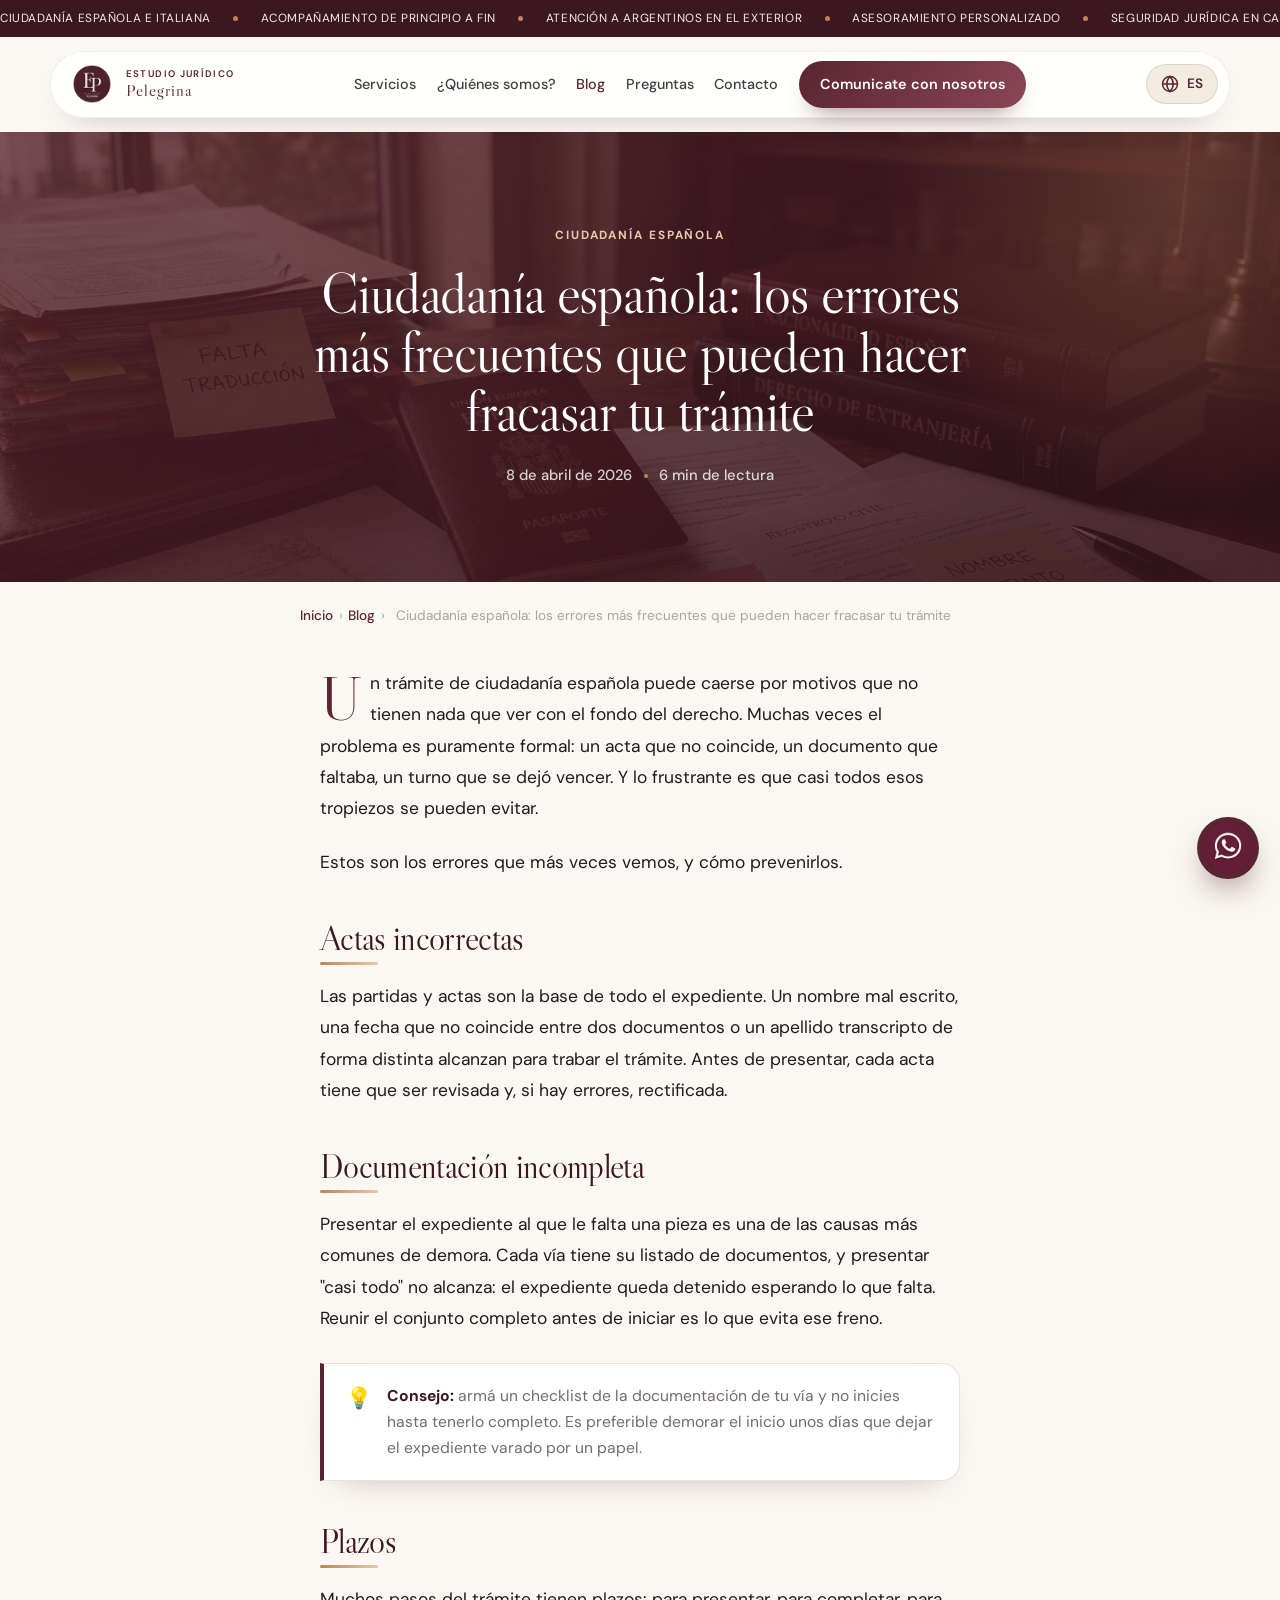
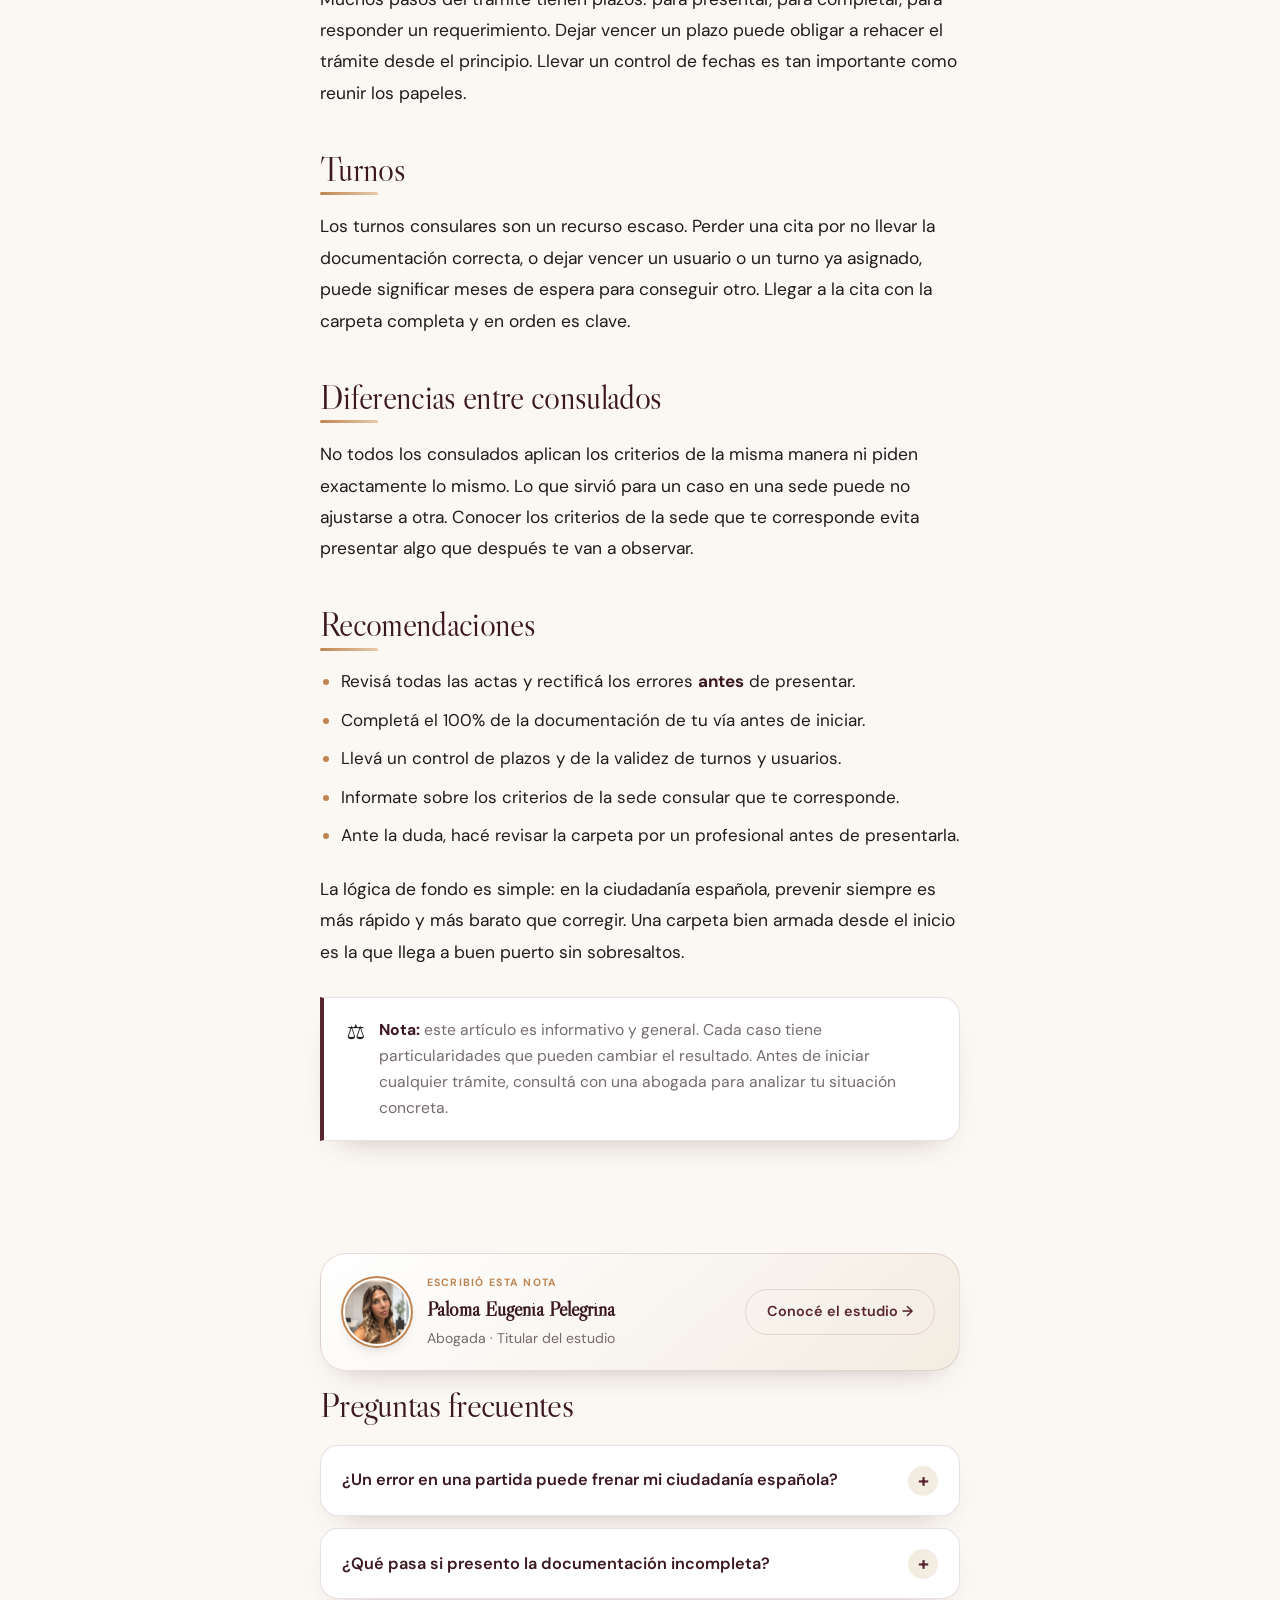
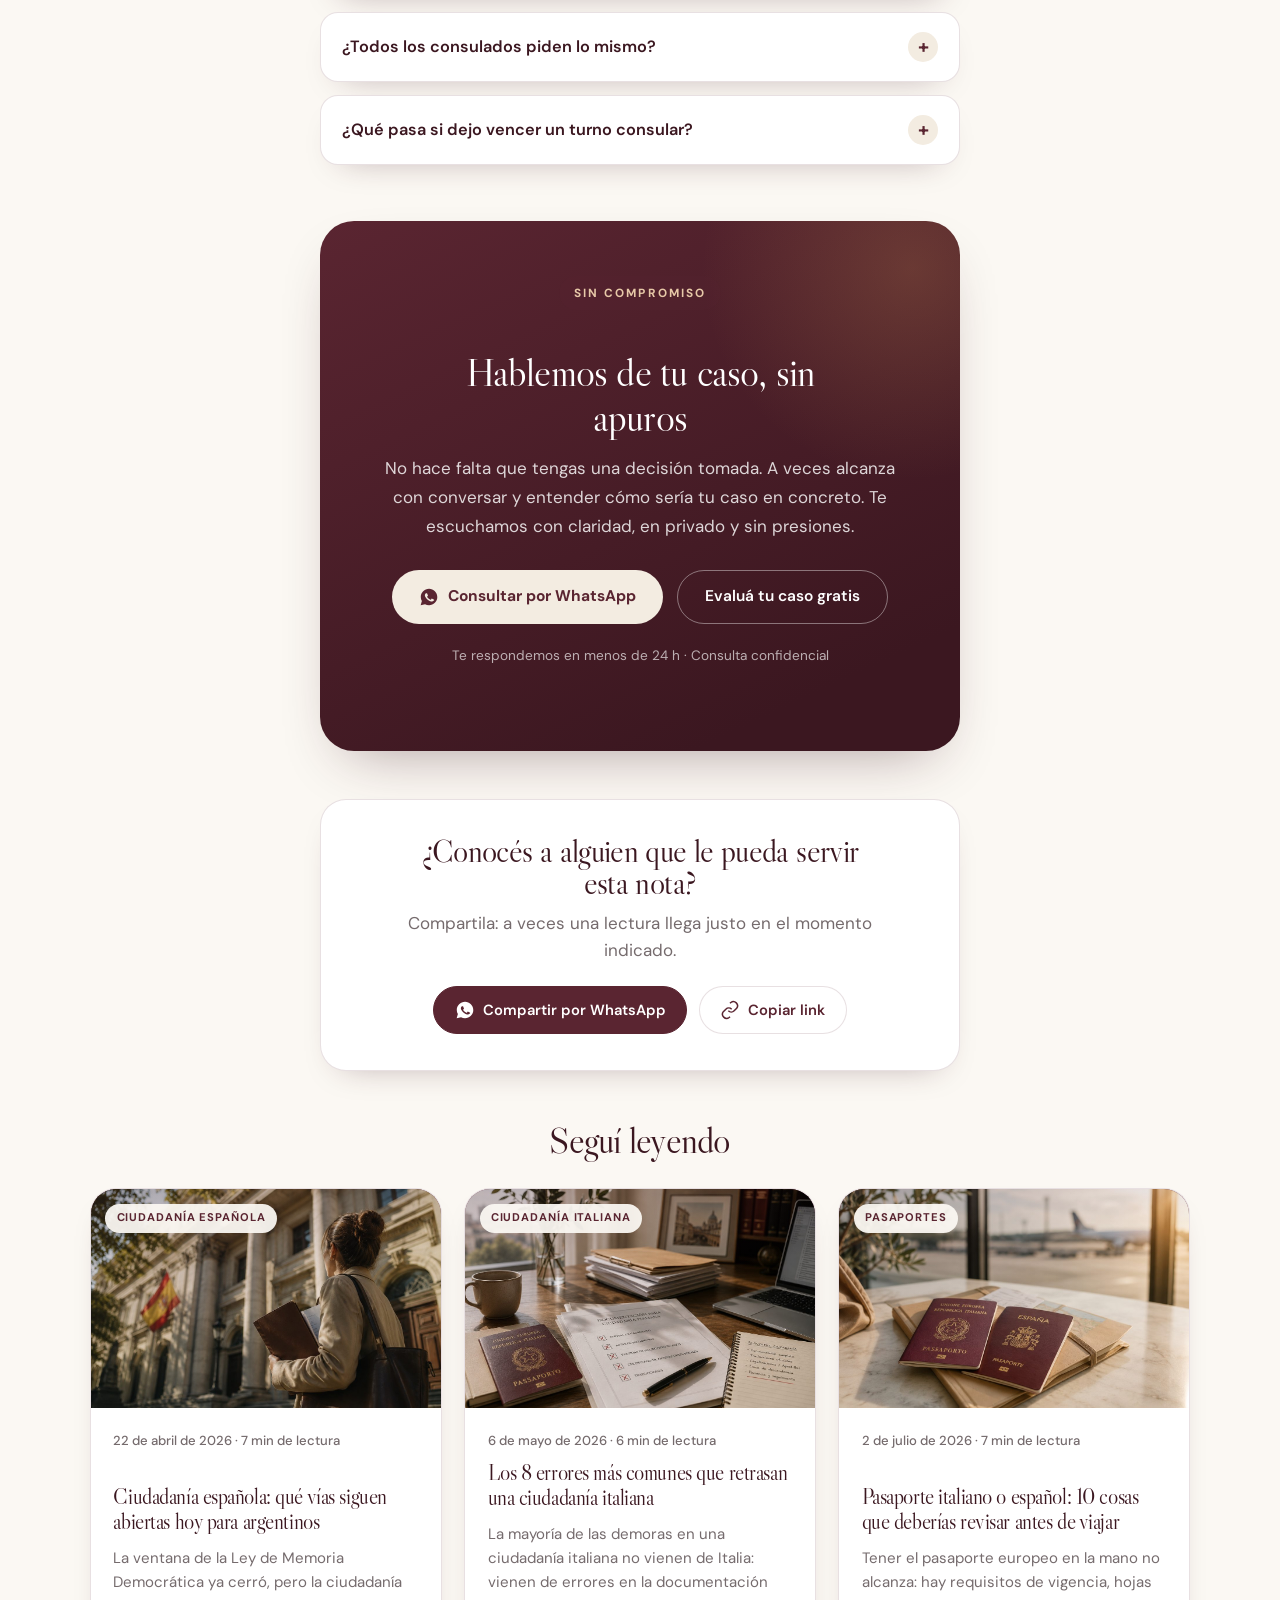
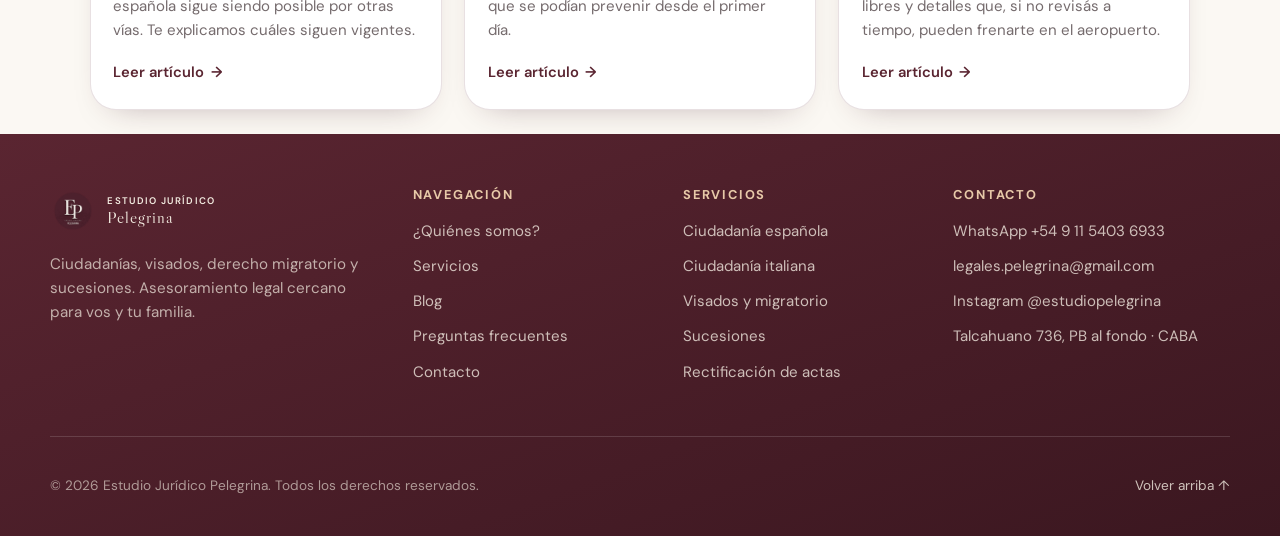
<file: blog/errores-comunes-ciudadania-espanola.html>
<!doctype html>
<html lang="es">
<head>
  <meta charset="UTF-8">
  <meta name="viewport" content="width=device-width,initial-scale=1">
  <title>Ciudadanía española: los errores más frecuentes que pueden hacer fracasar tu trámite · Estudio Jurídico Pelegrina</title>
  <meta name="description" content="Actas con errores, documentación incompleta, plazos vencidos y turnos perdidos. Los tropiezos más comunes en una ciudadanía española casi siempre son evitables.">
  <link rel="canonical" href="https://estudiopelegrina.com.ar/blog/errores-comunes-ciudadania-espanola.html">
  <meta name="theme-color" content="#5A2531">
  <meta property="og:type" content="article">
  <meta property="og:locale" content="es_AR">
  <meta property="og:url" content="https://estudiopelegrina.com.ar/blog/errores-comunes-ciudadania-espanola.html">
  <meta property="og:title" content="Ciudadanía española: los errores más frecuentes que pueden hacer fracasar tu trámite">
  <meta property="og:description" content="Actas con errores, documentación incompleta, plazos vencidos y turnos perdidos. Los tropiezos más comunes en una ciudadanía española casi siempre son evitables.">
  <meta property="og:image" content="https://estudiopelegrina.com.ar/ciudadania-espanola-errores.jpg">
  <meta property="article:published_time" content="2026-04-08">
  <meta property="article:section" content="Ciudadanía española">
  <meta name="twitter:card" content="summary_large_image">
  <script type="application/ld+json">
  {
  "@context": "https://schema.org",
  "@graph": [
    {
      "@type": "BlogPosting",
      "headline": "Ciudadanía española: los errores más frecuentes que pueden hacer fracasar tu trámite",
      "description": "Actas con errores, documentación incompleta, plazos vencidos y turnos perdidos. Los tropiezos más comunes en una ciudadanía española casi siempre son evitables.",
      "image": "https://estudiopelegrina.com.ar/ciudadania-espanola-errores.jpg",
      "datePublished": "2026-04-08",
      "dateModified": "2026-04-08",
      "articleSection": "Ciudadanía española",
      "inLanguage": "es-AR",
      "author": {
        "@type": "Person",
        "name": "Paloma Eugenia Pelegrina",
        "jobTitle": "Abogada"
      },
      "publisher": {
        "@type": "LegalService",
        "name": "Estudio Jurídico Pelegrina",
        "logo": {
          "@type": "ImageObject",
          "url": "https://estudiopelegrina.com.ar/logo.png"
        }
      },
      "mainEntityOfPage": {
        "@type": "WebPage",
        "@id": "https://estudiopelegrina.com.ar/blog/errores-comunes-ciudadania-espanola.html"
      }
    },
    {
      "@type": "FAQPage",
      "mainEntity": [
        {
          "@type": "Question",
          "name": "¿Un error en una partida puede frenar mi ciudadanía española?",
          "acceptedAnswer": {
            "@type": "Answer",
            "text": "Sí. Las actas son la base del expediente, y una inconsistencia en nombres o fechas puede trabar el trámite. Lo recomendable es revisar y rectificar los errores antes de presentar."
          }
        },
        {
          "@type": "Question",
          "name": "¿Qué pasa si presento la documentación incompleta?",
          "acceptedAnswer": {
            "@type": "Answer",
            "text": "El expediente queda detenido esperando lo que falta, lo que genera demoras. Por eso conviene reunir el 100% de la documentación de tu vía antes de iniciar."
          }
        },
        {
          "@type": "Question",
          "name": "¿Todos los consulados piden lo mismo?",
          "acceptedAnswer": {
            "@type": "Answer",
            "text": "No siempre. Los criterios y requisitos pueden variar entre sedes. Conviene informarse sobre lo que exige el consulado que te corresponde antes de armar y presentar la carpeta."
          }
        },
        {
          "@type": "Question",
          "name": "¿Qué pasa si dejo vencer un turno consular?",
          "acceptedAnswer": {
            "@type": "Answer",
            "text": "Los turnos son un recurso escaso y perder una cita puede significar meses de espera para conseguir otra. Por eso es clave llegar con la documentación completa y en orden."
          }
        }
      ]
    },
    {
      "@type": "BreadcrumbList",
      "itemListElement": [
        {
          "@type": "ListItem",
          "position": 1,
          "name": "Inicio",
          "item": "https://estudiopelegrina.com.ar/"
        },
        {
          "@type": "ListItem",
          "position": 2,
          "name": "Blog",
          "item": "https://estudiopelegrina.com.ar/blog/"
        },
        {
          "@type": "ListItem",
          "position": 3,
          "name": "Ciudadanía española: los errores más frecuentes que pueden hacer fracasar tu trámite",
          "item": "https://estudiopelegrina.com.ar/blog/errores-comunes-ciudadania-espanola.html"
        }
      ]
    }
  ]
}
  </script>
  <link rel="icon" href="../logo.png" type="image/png">
  <link rel="apple-touch-icon" href="../logo.png">
  <link rel="preconnect" href="https://fonts.googleapis.com">
  <link rel="preconnect" href="https://fonts.gstatic.com" crossorigin>
  <link href="https://fonts.googleapis.com/css2?family=DM+Sans:opsz,wght@9..40,400;9..40,500;9..40,600;9..40,700&family=Libre+Caslon+Display&display=swap" rel="stylesheet">
  <link rel="stylesheet" href="../styles.css?v=18">
  <link rel="stylesheet" href="../responsive.css?v=17">
  <link rel="stylesheet" href="blog.css?v=10">
</head>
<body>
  <div class="ticker" aria-hidden="true">
    <div class="ticker-track">
      <span data-i18n="tk.1">Ciudadanía española e italiana</span><i></i>
      <span data-i18n="tk.2">Acompañamiento de principio a fin</span><i></i>
      <span data-i18n="tk.3">Atención a argentinos en el exterior</span><i></i>
      <span data-i18n="tk.4">Asesoramiento personalizado</span><i></i>
      <span data-i18n="tk.5">Seguridad jurídica en cada paso</span><i></i>
      <span data-i18n="tk.1">Ciudadanía española e italiana</span><i></i>
      <span data-i18n="tk.2">Acompañamiento de principio a fin</span><i></i>
      <span data-i18n="tk.3">Atención a argentinos en el exterior</span><i></i>
      <span data-i18n="tk.4">Asesoramiento personalizado</span><i></i>
      <span data-i18n="tk.5">Seguridad jurídica en cada paso</span><i></i>
    </div>
  </div>
  <header class="nav-wrap">
    <div class="nav-shell">
      <a class="brand" href="/" aria-label="Estudio Jurídico Pelegrina · Inicio">
        <img src="../logo.png" alt="Estudio Jurídico Pelegrina" class="brand-logo">
        <span class="brand-text"><b data-i18n="brand.sub">Estudio Jurídico</b><small>Pelegrina</small></span>
      </a>
      <nav class="nav-links" aria-label="Navegación principal">
        <a href="/#servicios" data-i18n="nav.servicios">Servicios</a>
        <a href="/#estudio" data-i18n="nav.quienes">¿Quiénes somos?</a>
        <a href="/blog/" class="active" data-i18n="nav.blog">Blog</a>
        <a href="/#faq" data-i18n="nav.faq">Preguntas</a>
        <a href="/#contacto" data-i18n="nav.contacto">Contacto</a>
        <a class="nav-cta" href="https://wa.me/5491154036933" target="_blank" rel="noopener" data-i18n="nav.cta">Comunicate con nosotros</a>
      </nav>
      <div class="nav-right">
        <div class="lang-switch">
          <button class="lang-btn" aria-haspopup="true" aria-expanded="false" aria-label="Cambiar idioma / Change language">
            <svg viewBox="0 0 24 24" width="20" height="20" aria-hidden="true" fill="none" stroke="currentColor" stroke-width="1.8"><circle cx="12" cy="12" r="9"/><path d="M3 12h18M12 3c2.5 2.5 3.8 5.7 3.8 9S14.5 18.5 12 21C9.5 18.5 8.2 15.3 8.2 12S9.5 5.5 12 3z"/></svg>
            <span class="lang-current">ES</span>
          </button>
          <div class="lang-menu" role="menu">
            <button data-lang="es" role="menuitem">🇪🇸 Español</button>
            <button data-lang="en" role="menuitem">🇬🇧 English</button>
            <button data-lang="it" role="menuitem">🇮🇹 Italiano</button>
          </div>
        </div>
        <button class="menu-btn" aria-expanded="false" aria-label="Abrir menú">
          <span></span><span></span><span></span>
        </button>
      </div>
    </div>
  </header>

  <main>
    <article>
      <header class="article-hero">
        <img class="hero-photo" src="../ciudadania-espanola-errores.jpg" alt="" aria-hidden="true">
        <div class="article-hero-inner">
          <span class="article-cat" data-i18n="blog.cat.espanola">Ciudadanía española</span>
          <h1 data-i18n="post.h1">Ciudadanía española: los errores más frecuentes que pueden hacer fracasar tu trámite</h1>
          <p class="article-meta" data-i18n="post.meta"><span>8 de abril de 2026</span><i></i><span>6 min de lectura</span></p>
        </div>
        <div class="hero-fade" aria-hidden="true"></div>
      </header>

      <nav class="breadcrumb" aria-label="Ruta de navegación">
        <a href="/" data-i18n="blog.bc.home">Inicio</a><span>›</span><a href="/blog/">Blog</a><span>›</span><span class="bc-here" data-i18n="post.bc">Ciudadanía española: los errores más frecuentes que pueden hacer fracasar tu trámite</span>
      </nav>

      <div class="article-body" data-i18n="post.body">
        <p>Un trámite de ciudadanía española puede caerse por motivos que no tienen nada que ver con el fondo del derecho. Muchas veces el problema es puramente formal: un acta que no coincide, un documento que faltaba, un turno que se dejó vencer. Y lo frustrante es que casi todos esos tropiezos se pueden evitar.</p>
<p>Estos son los errores que más veces vemos, y cómo prevenirlos.</p>

<h2>Actas incorrectas</h2>
<p>Las partidas y actas son la base de todo el expediente. Un nombre mal escrito, una fecha que no coincide entre dos documentos o un apellido transcripto de forma distinta alcanzan para trabar el trámite. Antes de presentar, cada acta tiene que ser revisada y, si hay errores, rectificada.</p>

<h2>Documentación incompleta</h2>
<p>Presentar el expediente al que le falta una pieza es una de las causas más comunes de demora. Cada vía tiene su listado de documentos, y presentar "casi todo" no alcanza: el expediente queda detenido esperando lo que falta. Reunir el conjunto completo antes de iniciar es lo que evita ese freno.</p>

<div class="callout"><span class="callout-ico">💡</span><p><strong>Consejo:</strong> armá un checklist de la documentación de tu vía y no inicies hasta tenerlo completo. Es preferible demorar el inicio unos días que dejar el expediente varado por un papel.</p></div>

<h2>Plazos</h2>
<p>Muchos pasos del trámite tienen plazos: para presentar, para completar, para responder un requerimiento. Dejar vencer un plazo puede obligar a rehacer el trámite desde el principio. Llevar un control de fechas es tan importante como reunir los papeles.</p>

<h2>Turnos</h2>
<p>Los turnos consulares son un recurso escaso. Perder una cita por no llevar la documentación correcta, o dejar vencer un usuario o un turno ya asignado, puede significar meses de espera para conseguir otro. Llegar a la cita con la carpeta completa y en orden es clave.</p>

<h2>Diferencias entre consulados</h2>
<p>No todos los consulados aplican los criterios de la misma manera ni piden exactamente lo mismo. Lo que sirvió para un caso en una sede puede no ajustarse a otra. Conocer los criterios de la sede que te corresponde evita presentar algo que después te van a observar.</p>

<h2>Recomendaciones</h2>
<ul>
  <li>Revisá todas las actas y rectificá los errores <strong>antes</strong> de presentar.</li>
  <li>Completá el 100% de la documentación de tu vía antes de iniciar.</li>
  <li>Llevá un control de plazos y de la validez de turnos y usuarios.</li>
  <li>Informate sobre los criterios de la sede consular que te corresponde.</li>
  <li>Ante la duda, hacé revisar la carpeta por un profesional antes de presentarla.</li>
</ul>

<p>La lógica de fondo es simple: en la ciudadanía española, prevenir siempre es más rápido y más barato que corregir. Una carpeta bien armada desde el inicio es la que llega a buen puerto sin sobresaltos.</p>

<div class="callout"><span class="callout-ico">⚖️</span><p><strong>Nota:</strong> este artículo es informativo y general. Cada caso tiene particularidades que pueden cambiar el resultado. Antes de iniciar cualquier trámite, consultá con una abogada para analizar tu situación concreta.</p></div>
      </div>

      <div class="article-author-wrap">
        <div class="article-author reveal">
          <img src="../paloma-selfie.png" alt="Paloma Eugenia Pelegrina">
          <div class="article-author-info">
            <small data-i18n="blog.author.wrote">Escribió esta nota</small>
            <b>Paloma Eugenia Pelegrina</b>
            <span data-i18n="blog.author.role">Abogada · Titular del estudio</span>
          </div>
          <a class="btn btn-outline-wine" href="/#estudio" data-i18n="blog.author.more">Conocé el estudio →</a>
        </div>
      </div>

      <section class="article-faq">
        <h2 data-i18n="blog.faq.h2">Preguntas frecuentes</h2>
        <div class="afaq-item reveal">
        <button aria-expanded="false"><span data-i18n="p.errores-comunes-ciudadania-espanola.faq0.q">¿Un error en una partida puede frenar mi ciudadanía española?</span><b>+</b></button>
        <div class="afaq-panel"><div><p data-i18n="p.errores-comunes-ciudadania-espanola.faq0.a">Sí. Las actas son la base del expediente, y una inconsistencia en nombres o fechas puede trabar el trámite. Lo recomendable es revisar y rectificar los errores antes de presentar.</p></div></div>
      </div>
      <div class="afaq-item reveal">
        <button aria-expanded="false"><span data-i18n="p.errores-comunes-ciudadania-espanola.faq1.q">¿Qué pasa si presento la documentación incompleta?</span><b>+</b></button>
        <div class="afaq-panel"><div><p data-i18n="p.errores-comunes-ciudadania-espanola.faq1.a">El expediente queda detenido esperando lo que falta, lo que genera demoras. Por eso conviene reunir el 100% de la documentación de tu vía antes de iniciar.</p></div></div>
      </div>
      <div class="afaq-item reveal">
        <button aria-expanded="false"><span data-i18n="p.errores-comunes-ciudadania-espanola.faq2.q">¿Todos los consulados piden lo mismo?</span><b>+</b></button>
        <div class="afaq-panel"><div><p data-i18n="p.errores-comunes-ciudadania-espanola.faq2.a">No siempre. Los criterios y requisitos pueden variar entre sedes. Conviene informarse sobre lo que exige el consulado que te corresponde antes de armar y presentar la carpeta.</p></div></div>
      </div>
      <div class="afaq-item reveal">
        <button aria-expanded="false"><span data-i18n="p.errores-comunes-ciudadania-espanola.faq3.q">¿Qué pasa si dejo vencer un turno consular?</span><b>+</b></button>
        <div class="afaq-panel"><div><p data-i18n="p.errores-comunes-ciudadania-espanola.faq3.a">Los turnos son un recurso escaso y perder una cita puede significar meses de espera para conseguir otra. Por eso es clave llegar con la documentación completa y en orden.</p></div></div>
      </div>
      </section>

      <section class="article-cta">
        <div class="article-cta-card reveal">
          <p class="eyebrow" data-i18n="blog.cta.eyebrow">Sin compromiso</p>
          <h2 data-i18n="blog.cta.h2">Hablemos de tu caso, sin apuros</h2>
          <p data-i18n="blog.cta.p">No hace falta que tengas una decisión tomada. A veces alcanza con conversar y entender cómo sería tu caso en concreto. Te escuchamos con claridad, en privado y sin presiones.</p>
          <div class="article-cta-actions">
            <a class="btn btn-whatsapp" href="https://wa.me/5491154036933" target="_blank" rel="noopener"><svg viewBox="0 0 24 24" fill="currentColor" aria-hidden="true"><path d="M12.04 2C6.58 2 2.13 6.45 2.13 11.91c0 1.75.46 3.45 1.32 4.95L2 22l5.25-1.38c1.45.79 3.08 1.21 4.79 1.21 5.46 0 9.91-4.45 9.91-9.91C21.95 6.45 17.5 2 12.04 2zm5.8 14.01c-.24.68-1.42 1.32-1.95 1.36-.5.05-.95.24-3.2-.67-2.7-1.06-4.42-3.8-4.55-3.98-.13-.18-1.1-1.46-1.1-2.78 0-1.32.69-1.97.94-2.24.24-.27.53-.34.71-.34.18 0 .35 0 .5.01.16.01.38-.06.59.45.24.58.79 2 .86 2.14.07.14.12.31.02.5-.09.18-.14.29-.28.45-.14.16-.29.36-.42.48-.14.14-.28.29-.12.57.16.27.72 1.18 1.54 1.91 1.06.95 1.96 1.24 2.24 1.38.28.14.44.12.6-.07.16-.18.7-.81.88-1.09.18-.27.37-.23.62-.14.25.09 1.6.76 1.87.9.28.14.46.21.53.32.07.12.07.68-.17 1.36z"/></svg> <span data-i18n="blog.cta.wa">Consultar por WhatsApp</span></a>
            <a class="btn btn-ghost" href="/#consulta" data-i18n="blog.cta.btn">Evaluá tu caso gratis</a>
          </div>
          <p class="note" data-i18n="blog.cta.note">Te respondemos en menos de 24 h · Consulta confidencial</p>
        </div>
      </section>

      <section class="article-share">
        <div class="share-card reveal">
          <h2 data-i18n="blog.share.h2">¿Conocés a alguien que le pueda servir esta nota?</h2>
          <p data-i18n="blog.share.p">Compartila: a veces una lectura llega justo en el momento indicado.</p>
          <div class="share-actions">
            <button class="share-btn wa" data-share="whatsapp"><svg viewBox="0 0 24 24" fill="currentColor" aria-hidden="true"><path d="M12.04 2C6.58 2 2.13 6.45 2.13 11.91c0 1.75.46 3.45 1.32 4.95L2 22l5.25-1.38c1.45.79 3.08 1.21 4.79 1.21 5.46 0 9.91-4.45 9.91-9.91C21.95 6.45 17.5 2 12.04 2zm5.8 14.01c-.24.68-1.42 1.32-1.95 1.36-.5.05-.95.24-3.2-.67-2.7-1.06-4.42-3.8-4.55-3.98-.13-.18-1.1-1.46-1.1-2.78 0-1.32.69-1.97.94-2.24.24-.27.53-.34.71-.34.18 0 .35 0 .5.01.16.01.38-.06.59.45.24.58.79 2 .86 2.14.07.14.12.31.02.5-.09.18-.14.29-.28.45-.14.16-.29.36-.42.48-.14.14-.28.29-.12.57.16.27.72 1.18 1.54 1.91 1.06.95 1.96 1.24 2.24 1.38.28.14.44.12.6-.07.16-.18.7-.81.88-1.09.18-.27.37-.23.62-.14.25.09 1.6.76 1.87.9.28.14.46.21.53.32.07.12.07.68-.17 1.36z"/></svg> <span data-i18n="blog.share.wa">Compartir por WhatsApp</span></button>
            <button class="share-btn" data-share="copy"><svg viewBox="0 0 24 24" fill="none" stroke="currentColor" stroke-width="1.8" aria-hidden="true"><path d="M10 13a5 5 0 0 0 7 0l3-3a5 5 0 0 0-7-7l-1 1"/><path d="M14 11a5 5 0 0 0-7 0l-3 3a5 5 0 0 0 7 7l1-1"/></svg> <span data-i18n="blog.share.copy">Copiar link</span></button>
            <button class="share-btn" data-share="more"><svg viewBox="0 0 24 24" fill="none" stroke="currentColor" stroke-width="1.8" aria-hidden="true"><circle cx="18" cy="5" r="3"/><circle cx="6" cy="12" r="3"/><circle cx="18" cy="19" r="3"/><path d="M8.6 13.5l6.8 4M15.4 6.5l-6.8 4"/></svg> <span data-i18n="blog.share.more">Más opciones</span></button>
          </div>
        </div>
      </section>
    </article>

    <section class="article-related">
      <h2 data-i18n="blog.related">Seguí leyendo</h2>
      <div class="related-grid">
      <a class="post-card reveal" href="ciudadania-espanola-quien-puede-hoy.html" data-cat="espanola">
        <div class="post-card-media"><span class="post-tag" data-i18n="blog.cat.espanola">Ciudadanía española</span><img src="../ciudadania-espanola-gobierno.jpg" alt="Ciudadanía española: qué vías siguen abiertas hoy para argentinos" loading="lazy" width="1200" height="800"></div>
        <div class="post-card-body">
          <p class="post-meta" data-i18n="p.ciudadania-espanola-quien-puede-hoy.meta">22 de abril de 2026 · 7 min de lectura</p>
          <h3 data-i18n="p.ciudadania-espanola-quien-puede-hoy.title">Ciudadanía española: qué vías siguen abiertas hoy para argentinos</h3>
          <p data-i18n="p.ciudadania-espanola-quien-puede-hoy.excerpt">La ventana de la Ley de Memoria Democrática ya cerró, pero la ciudadanía española sigue siendo posible por otras vías. Te explicamos cuáles siguen vigentes.</p>
          <span class="post-more" data-i18n="blog.read">Leer artículo</span>
        </div>
      </a>
      <a class="post-card reveal" href="errores-comunes-ciudadania-italiana.html" data-cat="italiana">
        <div class="post-card-media"><span class="post-tag" data-i18n="blog.cat.italiana">Ciudadanía italiana</span><img src="../ciudadania-italiana-checklist.jpg" alt="Los 8 errores más comunes que retrasan una ciudadanía italiana" loading="lazy" width="1200" height="801"></div>
        <div class="post-card-body">
          <p class="post-meta" data-i18n="p.errores-comunes-ciudadania-italiana.meta">6 de mayo de 2026 · 6 min de lectura</p>
          <h3 data-i18n="p.errores-comunes-ciudadania-italiana.title">Los 8 errores más comunes que retrasan una ciudadanía italiana</h3>
          <p data-i18n="p.errores-comunes-ciudadania-italiana.excerpt">La mayoría de las demoras en una ciudadanía italiana no vienen de Italia: vienen de errores en la documentación que se podían prevenir desde el primer día.</p>
          <span class="post-more" data-i18n="blog.read">Leer artículo</span>
        </div>
      </a>
      <a class="post-card reveal" href="pasaporte-italiano-espanol-antes-de-viajar.html" data-cat="pasaportes">
        <div class="post-card-media"><span class="post-tag" data-i18n="blog.cat.pasaportes">Pasaportes</span><img src="../pasaportes-aeropuerto.jpg" alt="Pasaporte italiano o español: 10 cosas que deberías revisar antes de viajar" loading="lazy" width="1200" height="800"></div>
        <div class="post-card-body">
          <p class="post-meta" data-i18n="p.pasaporte-italiano-espanol-antes-de-viajar.meta">2 de julio de 2026 · 7 min de lectura</p>
          <h3 data-i18n="p.pasaporte-italiano-espanol-antes-de-viajar.title">Pasaporte italiano o español: 10 cosas que deberías revisar antes de viajar</h3>
          <p data-i18n="p.pasaporte-italiano-espanol-antes-de-viajar.excerpt">Tener el pasaporte europeo en la mano no alcanza: hay requisitos de vigencia, hojas libres y detalles que, si no revisás a tiempo, pueden frenarte en el aeropuerto.</p>
          <span class="post-more" data-i18n="blog.read">Leer artículo</span>
        </div>
      </a>
      </div>
    </section>
  </main>

  <footer class="footer">
    <div class="footer-grid">
      <div class="footer-brand">
        <a class="brand" href="/">
          <img src="../logo.png" alt="Estudio Jurídico Pelegrina" class="brand-logo">
          <span class="brand-text"><b data-i18n="brand.sub">Estudio Jurídico</b><small>Pelegrina</small></span>
        </a>
        <p data-i18n="footer.desc">Ciudadanías, visados, derecho migratorio y sucesiones. Asesoramiento legal cercano para vos y tu familia.</p>
      </div>
      <div class="footer-col">
        <h4 data-i18n="footer.nav">Navegación</h4>
        <a href="/#estudio" data-i18n="nav.quienes">¿Quiénes somos?</a>
        <a href="/#servicios" data-i18n="nav.servicios">Servicios</a>
        <a href="/blog/" data-i18n="nav.blog">Blog</a>
        <a href="/#faq" data-i18n="footer.faq">Preguntas frecuentes</a>
        <a href="/#contacto" data-i18n="nav.contacto">Contacto</a>
      </div>
      <div class="footer-col">
        <h4 data-i18n="footer.serv">Servicios</h4>
        <a href="/#contacto" data-i18n="acc.ciud.esp">Ciudadanía española</a>
        <a href="/#contacto" data-i18n="acc.ciud.ita">Ciudadanía italiana</a>
        <a href="/#contacto" data-i18n="svc2.title">Visados y migratorio</a>
        <a href="/#contacto" data-i18n="acc.suc">Sucesiones</a>
        <a href="/#contacto" data-i18n="acc.rect">Rectificación de actas</a>
      </div>
      <div class="footer-col">
        <h4 data-i18n="nav.contacto">Contacto</h4>
        <a href="https://wa.me/5491154036933" target="_blank" rel="noopener">WhatsApp +54 9 11 5403 6933</a>
        <a href="mailto:legales.pelegrina@gmail.com">legales.pelegrina@gmail.com</a>
        <a href="https://www.instagram.com/estudiopelegrina/" target="_blank" rel="noopener">Instagram @estudiopelegrina</a>
        <a href="https://www.google.com/maps/search/?api=1&query=Talcahuano+736+CABA" target="_blank" rel="noopener">Talcahuano 736, PB al fondo · CABA</a>
      </div>
    </div>
    <div class="footer-bottom">
      <p>© <span id="year"></span> <span data-i18n="footer.copy">Estudio Jurídico Pelegrina. Todos los derechos reservados.</span></p>
      <a href="#inicio" data-i18n="footer.top">Volver arriba ↑</a>
    </div>
  </footer>

  <a class="float-wa" href="https://wa.me/5491154036933" target="_blank" rel="noopener" aria-label="Consultar por WhatsApp">
    <img src="../icono-whatsapp.png" alt="">
    <span class="float-wa-pulse"></span>
  </a>
  <div class="scroll-progress" id="scrollProgress" aria-hidden="true"></div>
  <script>window.PAGE_I18N={"en":{"p.errores-comunes-ciudadania-espanola.title":"Spanish citizenship: the most frequent mistakes that can sink your application","post.h1":"Spanish citizenship: the most frequent mistakes that can sink your application","post.bc":"Spanish citizenship: the most frequent mistakes that can sink your application","post.meta":"<span>April 8, 2026</span><i></i><span>6 min read</span>","post.body":"<p>A Spanish citizenship application can fall through for reasons that have nothing to do with the underlying right. Often the problem is purely formal: a record that doesn't match, a missing document, an appointment left to expire. And the frustrating part is that almost all of these stumbles can be avoided.</p>\n<p>These are the mistakes we see most often, and how to prevent them.</p>\n\n<h2>Incorrect records</h2>\n<p>Certificates and records are the foundation of the whole file. A misspelled name, a date that doesn't match between two documents or a surname transcribed differently is enough to block the application. Before filing, every record must be reviewed and, if there are errors, rectified.</p>\n\n<h2>Incomplete documentation</h2>\n<p>Filing a file with a missing piece is one of the most common causes of delay. Each route has its list of documents, and filing \"almost everything\" is not enough: the file sits waiting for what is missing. Gathering the complete set before starting is what prevents that standstill.</p>\n\n<div class=\"callout\"><span class=\"callout-ico\">💡</span><p><strong>Tip:</strong> build a checklist of your route's documentation and don't start until it is complete. It is better to delay the start by a few days than to leave the file stranded over one paper.</p></div>\n\n<h2>Deadlines</h2>\n<p>Many steps of the process have deadlines: to file, to complete, to answer a request. Letting a deadline lapse can force you to restart the whole procedure. Keeping track of dates matters as much as gathering the papers.</p>\n\n<h2>Appointments</h2>\n<p>Consular appointments are a scarce resource. Losing a slot for not bringing the right documentation, or letting a user account or an assigned appointment expire, can mean months of waiting for another. Arriving at the appointment with a complete, organized file is key.</p>\n\n<h2>Differences between consulates</h2>\n<p>Not all consulates apply the criteria the same way or ask for exactly the same things. What worked for one case at one office may not fit another. Knowing the criteria of the office that corresponds to you avoids filing something that will later be objected to.</p>\n\n<h2>Recommendations</h2>\n<ul>\n  <li>Review all records and rectify errors <strong>before</strong> filing.</li>\n  <li>Complete 100% of your route's documentation before starting.</li>\n  <li>Keep track of deadlines and of the validity of appointments and user accounts.</li>\n  <li>Learn the criteria of the consular office that corresponds to you.</li>\n  <li>When in doubt, have a professional review the file before filing it.</li>\n</ul>\n\n<p>The underlying logic is simple: in Spanish citizenship, preventing is always faster and cheaper than fixing. A file well built from the start is the one that reaches port without surprises.</p>\n\n<div class=\"callout\"><span class=\"callout-ico\">⚖️</span><p><strong>Note:</strong> this article is general information only. Every case has particularities that can change the outcome. Before starting any procedure, consult a lawyer to analyze your specific situation.</p></div>","p.errores-comunes-ciudadania-espanola.faq0.q":"Can an error in a certificate stall my Spanish citizenship?","p.errores-comunes-ciudadania-espanola.faq0.a":"Yes. Records are the foundation of the file, and an inconsistency in names or dates can block the process. The recommendation is to review and rectify errors before filing.","p.errores-comunes-ciudadania-espanola.faq1.q":"What happens if I file incomplete documentation?","p.errores-comunes-ciudadania-espanola.faq1.a":"The file sits waiting for what is missing, which causes delays. That is why you should gather 100% of your route's documentation before starting.","p.errores-comunes-ciudadania-espanola.faq2.q":"Do all consulates ask for the same things?","p.errores-comunes-ciudadania-espanola.faq2.a":"Not always. Criteria and requirements can vary between offices. It is worth learning what the consulate that corresponds to you requires before building and filing the file.","p.errores-comunes-ciudadania-espanola.faq3.q":"What if I let a consular appointment expire?","p.errores-comunes-ciudadania-espanola.faq3.a":"Appointments are scarce, and losing one can mean months of waiting for another. That is why arriving with complete, organized documentation is essential.","p.ciudadania-espanola-quien-puede-hoy.title":"Spanish citizenship: which routes are still open today for Argentines","p.ciudadania-espanola-quien-puede-hoy.excerpt":"The Democratic Memory Law window has closed, but Spanish citizenship is still possible through other routes. We explain which ones remain in force.","p.ciudadania-espanola-quien-puede-hoy.meta":"April 22, 2026 · 7 min read","p.errores-comunes-ciudadania-italiana.title":"The 8 most common mistakes that delay an Italian citizenship application","p.errores-comunes-ciudadania-italiana.excerpt":"Most delays in an Italian citizenship case don't come from Italy: they come from documentation errors that could have been prevented from day one.","p.errores-comunes-ciudadania-italiana.meta":"May 6, 2026 · 6 min read","p.pasaporte-italiano-espanol-antes-de-viajar.title":"Italian or Spanish passport: 10 things to check before you travel","p.pasaporte-italiano-espanol-antes-de-viajar.excerpt":"Holding your European passport is not enough: there are validity rules, blank-page requirements and details that, if you don't check them in time, can stop you at the airport.","p.pasaporte-italiano-espanol-antes-de-viajar.meta":"July 2, 2026 · 7 min read"},"it":{"p.errores-comunes-ciudadania-espanola.title":"Cittadinanza spagnola: gli errori più frequenti che possono far fallire la pratica","post.h1":"Cittadinanza spagnola: gli errori più frequenti che possono far fallire la pratica","post.bc":"Cittadinanza spagnola: gli errori più frequenti che possono far fallire la pratica","post.meta":"<span>8 aprile 2026</span><i></i><span>6 min di lettura</span>","post.body":"<p>Una pratica di cittadinanza spagnola può fallire per motivi che non hanno nulla a che vedere con il merito del diritto. Molte volte il problema è puramente formale: un atto che non coincide, un documento mancante, un appuntamento lasciato scadere. E la cosa frustrante è che quasi tutti questi inciampi si possono evitare.</p>\n<p>Questi sono gli errori che vediamo più spesso, e come prevenirli.</p>\n\n<h2>Atti scorretti</h2>\n<p>Gli atti e i certificati sono la base dell'intero fascicolo. Un nome scritto male, una data che non coincide tra due documenti o un cognome trascritto in modo diverso bastano a bloccare la pratica. Prima della presentazione, ogni atto va rivisto e, se ci sono errori, rettificato.</p>\n\n<h2>Documentazione incompleta</h2>\n<p>Presentare il fascicolo a cui manca un pezzo è una delle cause più comuni di ritardo. Ogni via ha il suo elenco di documenti, e presentare \"quasi tutto\" non basta: il fascicolo resta fermo in attesa di ciò che manca. Riunire l'insieme completo prima di iniziare è ciò che evita quel blocco.</p>\n\n<div class=\"callout\"><span class=\"callout-ico\">💡</span><p><strong>Consiglio:</strong> preparate una checklist della documentazione della vostra via e non iniziate finché non è completa. Meglio ritardare l'avvio di qualche giorno che lasciare il fascicolo bloccato per un documento.</p></div>\n\n<h2>Termini</h2>\n<p>Molti passaggi della pratica hanno termini: per presentare, per completare, per rispondere a una richiesta. Lasciar scadere un termine può obbligare a rifare la pratica dall'inizio. Tenere sotto controllo le date è importante quanto riunire i documenti.</p>\n\n<h2>Appuntamenti</h2>\n<p>Gli appuntamenti consolari sono una risorsa scarsa. Perdere un appuntamento per non aver portato la documentazione corretta, o lasciar scadere un account o un appuntamento già assegnato, può significare mesi di attesa per ottenerne un altro. Arrivare all'appuntamento con il fascicolo completo e in ordine è fondamentale.</p>\n\n<h2>Differenze tra consolati</h2>\n<p>Non tutti i consolati applicano i criteri allo stesso modo né chiedono esattamente le stesse cose. Ciò che è servito per un caso in una sede può non adattarsi a un'altra. Conoscere i criteri della sede che vi corrisponde evita di presentare qualcosa che poi verrà contestato.</p>\n\n<h2>Raccomandazioni</h2>\n<ul>\n  <li>Rivedete tutti gli atti e rettificate gli errori <strong>prima</strong> della presentazione.</li>\n  <li>Completate il 100% della documentazione della vostra via prima di iniziare.</li>\n  <li>Tenete sotto controllo i termini e la validità di appuntamenti e account.</li>\n  <li>Informatevi sui criteri della sede consolare che vi corrisponde.</li>\n  <li>In caso di dubbio, fate rivedere il fascicolo da un professionista prima di presentarlo.</li>\n</ul>\n\n<p>La logica di fondo è semplice: nella cittadinanza spagnola, prevenire è sempre più rapido ed economico che correggere. Un fascicolo ben costruito dall'inizio è quello che arriva in porto senza sorprese.</p>\n\n<div class=\"callout\"><span class=\"callout-ico\">⚖️</span><p><strong>Nota:</strong> questo articolo è informativo e generale. Ogni caso presenta particolarità che possono cambiare il risultato. Prima di avviare qualsiasi pratica, consultate un avvocato per analizzare la vostra situazione concreta.</p></div>","p.errores-comunes-ciudadania-espanola.faq0.q":"Un errore in un atto può bloccare la mia cittadinanza spagnola?","p.errores-comunes-ciudadania-espanola.faq0.a":"Sì. Gli atti sono la base del fascicolo, e un'incongruenza in nomi o date può bloccare la pratica. La raccomandazione è rivedere e rettificare gli errori prima della presentazione.","p.errores-comunes-ciudadania-espanola.faq1.q":"Cosa succede se presento la documentazione incompleta?","p.errores-comunes-ciudadania-espanola.faq1.a":"Il fascicolo resta fermo in attesa di ciò che manca, generando ritardi. Per questo conviene riunire il 100% della documentazione della vostra via prima di iniziare.","p.errores-comunes-ciudadania-espanola.faq2.q":"Tutti i consolati chiedono le stesse cose?","p.errores-comunes-ciudadania-espanola.faq2.a":"Non sempre. I criteri e i requisiti possono variare tra le sedi. Conviene informarsi su ciò che richiede il consolato che vi corrisponde prima di preparare e presentare il fascicolo.","p.errores-comunes-ciudadania-espanola.faq3.q":"Cosa succede se lascio scadere un appuntamento consolare?","p.errores-comunes-ciudadania-espanola.faq3.a":"Gli appuntamenti sono una risorsa scarsa e perderne uno può significare mesi di attesa per ottenerne un altro. Per questo è fondamentale arrivare con la documentazione completa e in ordine.","p.ciudadania-espanola-quien-puede-hoy.title":"Cittadinanza spagnola: quali vie restano aperte oggi per gli argentini","p.ciudadania-espanola-quien-puede-hoy.excerpt":"La finestra della Legge di Memoria Democratica si è chiusa, ma la cittadinanza spagnola resta possibile per altre vie. Vi spieghiamo quali sono ancora in vigore.","p.ciudadania-espanola-quien-puede-hoy.meta":"22 aprile 2026 · 7 min di lettura","p.errores-comunes-ciudadania-italiana.title":"Gli 8 errori più comuni che ritardano una cittadinanza italiana","p.errores-comunes-ciudadania-italiana.excerpt":"La maggior parte dei ritardi in una cittadinanza italiana non viene dall'Italia: viene da errori nella documentazione che si potevano prevenire dal primo giorno.","p.errores-comunes-ciudadania-italiana.meta":"6 maggio 2026 · 6 min di lettura","p.pasaporte-italiano-espanol-antes-de-viajar.title":"Passaporto italiano o spagnolo: 10 cose da controllare prima di viaggiare","p.pasaporte-italiano-espanol-antes-de-viajar.excerpt":"Avere il passaporto europeo in mano non basta: ci sono requisiti di validità, pagine libere e dettagli che, se non controllati in tempo, possono fermarvi in aeroporto.","p.pasaporte-italiano-espanol-antes-de-viajar.meta":"2 luglio 2026 · 7 min di lettura"}};</script>
  <script src="../i18n.js?v=14"></script>
  <script src="blog.js?v=10"></script>
</body>
</html>
</file>
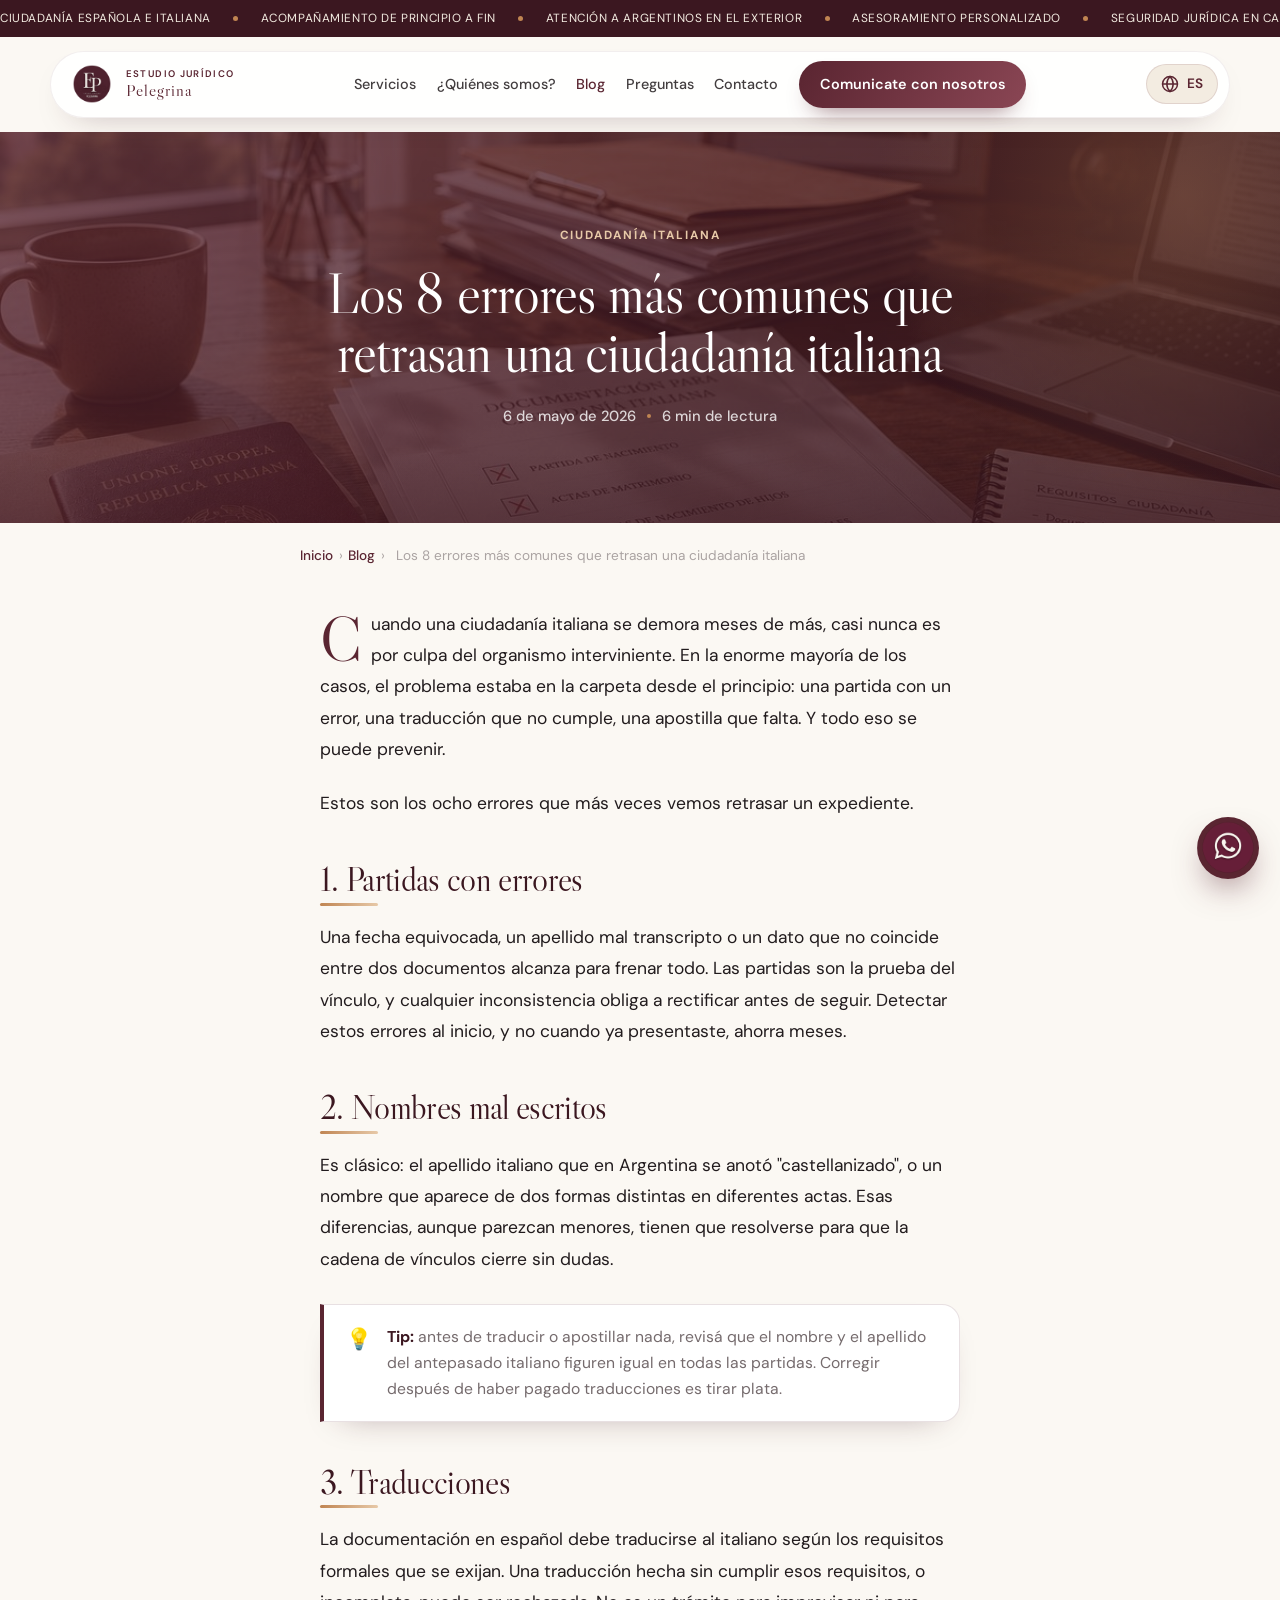
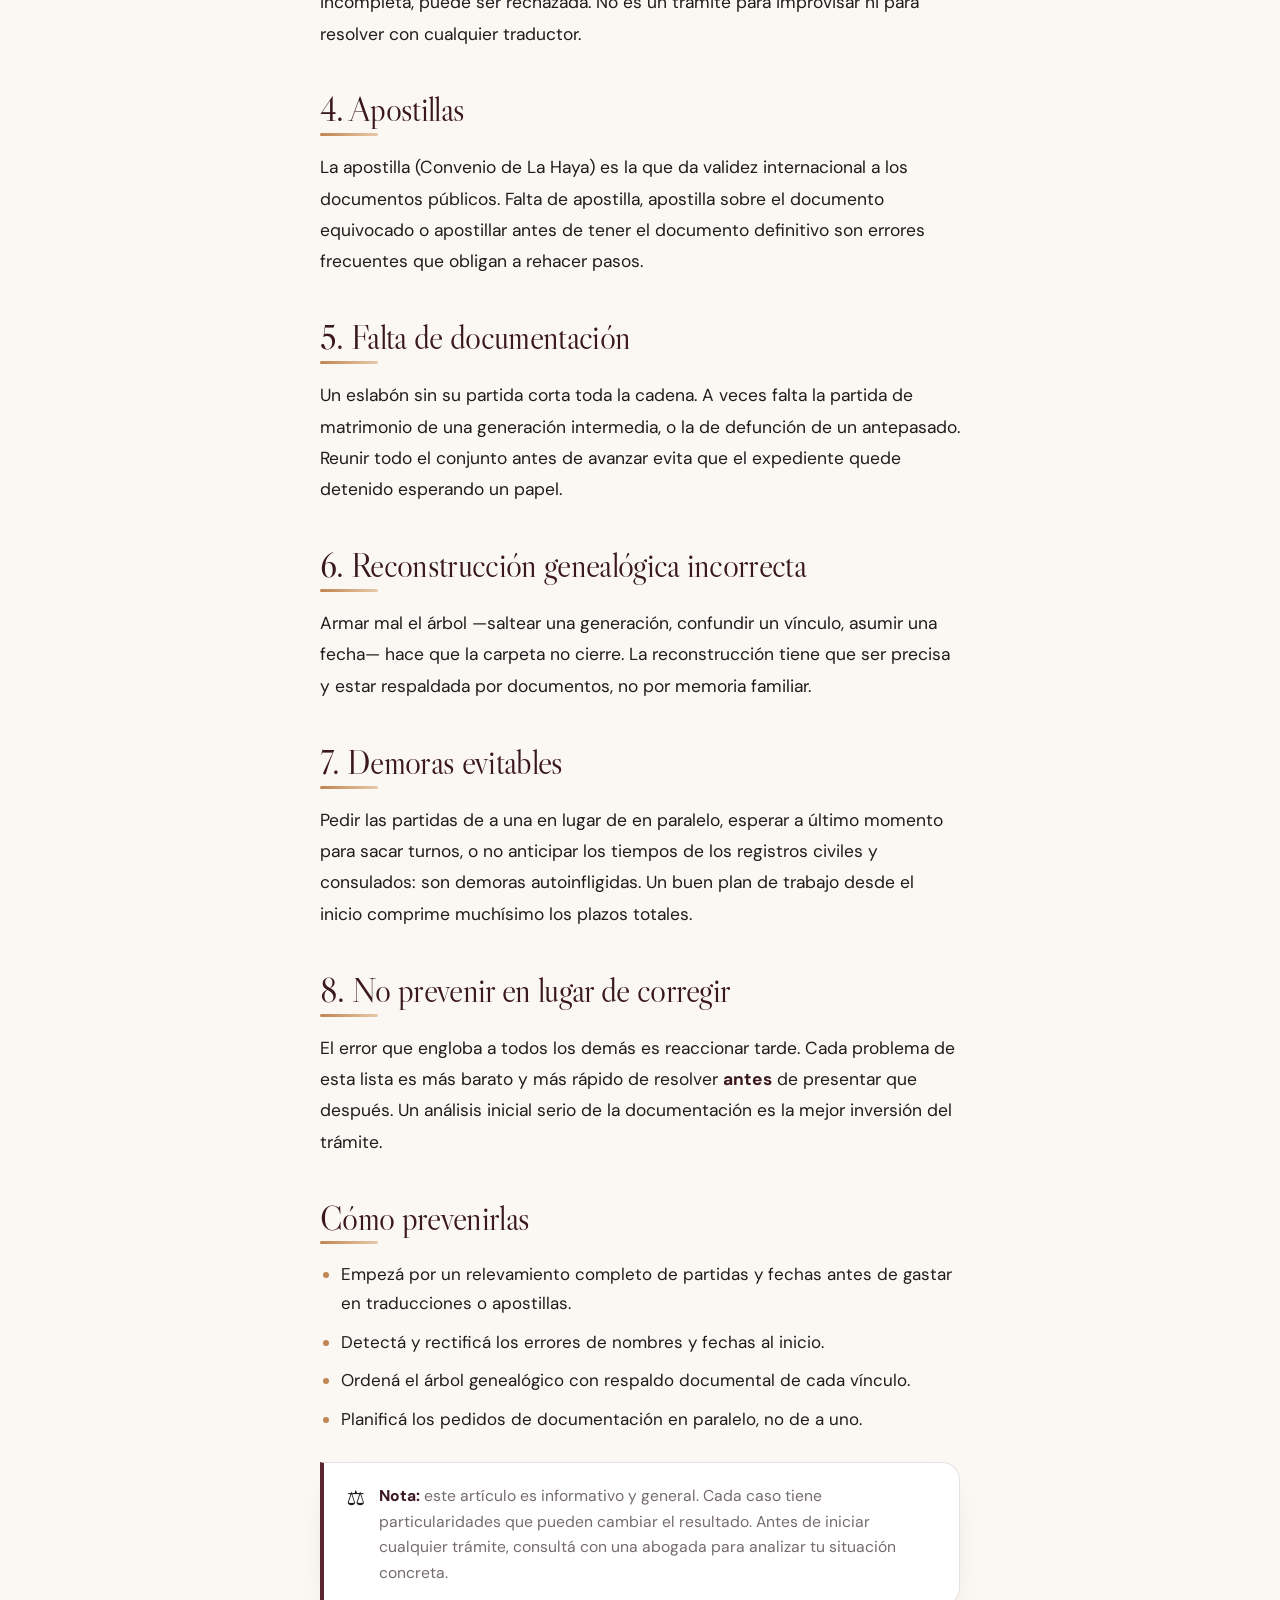
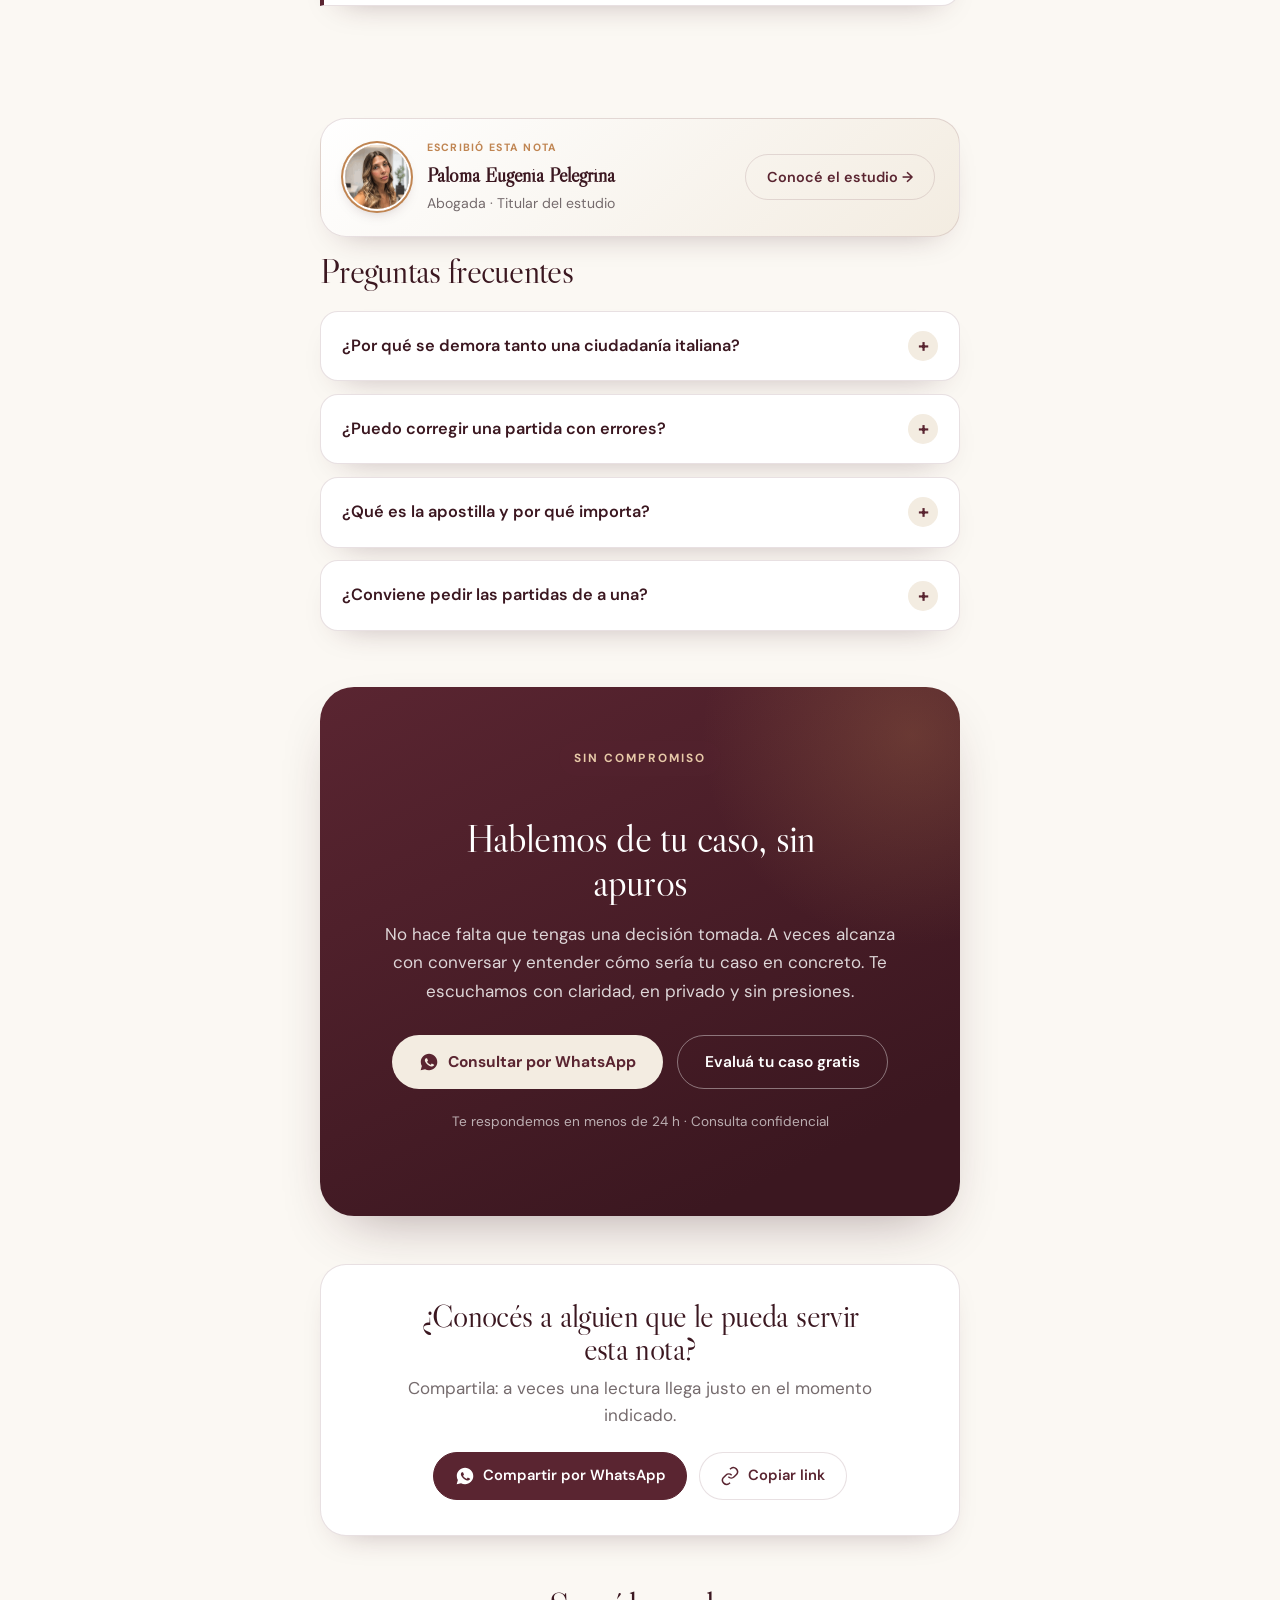
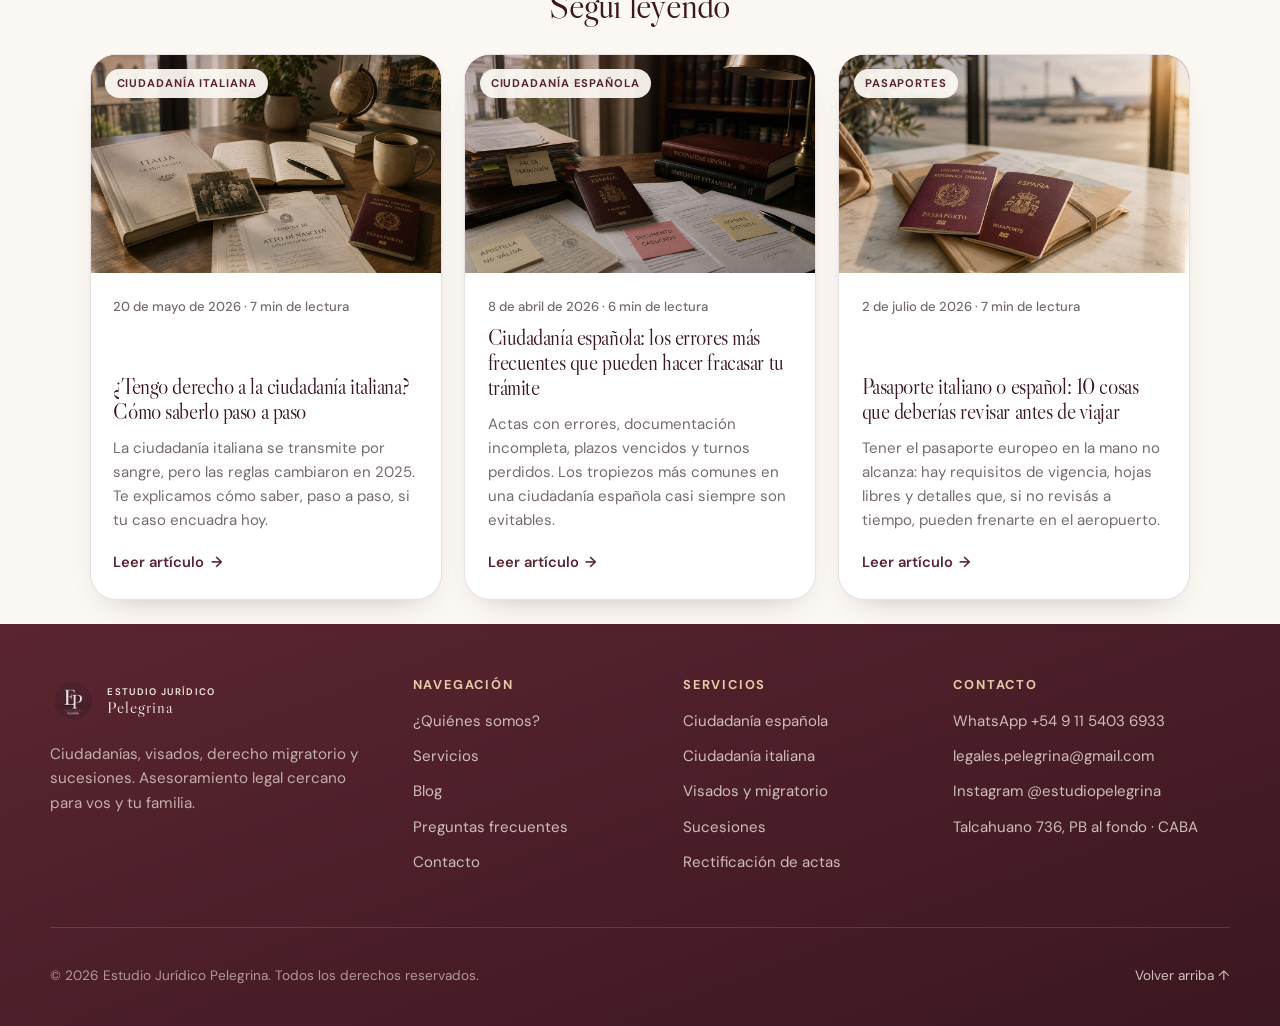
<file: blog/errores-comunes-ciudadania-italiana.html>
<!doctype html>
<html lang="es">
<head>
  <meta charset="UTF-8">
  <meta name="viewport" content="width=device-width,initial-scale=1">
  <title>Los 8 errores más comunes que retrasan una ciudadanía italiana · Estudio Jurídico Pelegrina</title>
  <meta name="description" content="La mayoría de las demoras en una ciudadanía italiana no vienen de Italia: vienen de errores en la documentación que se podían prevenir desde el primer día.">
  <link rel="canonical" href="https://estudiopelegrina.com.ar/blog/errores-comunes-ciudadania-italiana.html">
  <meta name="theme-color" content="#5A2531">
  <meta property="og:type" content="article">
  <meta property="og:locale" content="es_AR">
  <meta property="og:url" content="https://estudiopelegrina.com.ar/blog/errores-comunes-ciudadania-italiana.html">
  <meta property="og:title" content="Los 8 errores más comunes que retrasan una ciudadanía italiana">
  <meta property="og:description" content="La mayoría de las demoras en una ciudadanía italiana no vienen de Italia: vienen de errores en la documentación que se podían prevenir desde el primer día.">
  <meta property="og:image" content="https://estudiopelegrina.com.ar/ciudadania-italiana-checklist.jpg">
  <meta property="article:published_time" content="2026-05-06">
  <meta property="article:section" content="Ciudadanía italiana">
  <meta name="twitter:card" content="summary_large_image">
  <script type="application/ld+json">
  {
  "@context": "https://schema.org",
  "@graph": [
    {
      "@type": "BlogPosting",
      "headline": "Los 8 errores más comunes que retrasan una ciudadanía italiana",
      "description": "La mayoría de las demoras en una ciudadanía italiana no vienen de Italia: vienen de errores en la documentación que se podían prevenir desde el primer día.",
      "image": "https://estudiopelegrina.com.ar/ciudadania-italiana-checklist.jpg",
      "datePublished": "2026-05-06",
      "dateModified": "2026-05-06",
      "articleSection": "Ciudadanía italiana",
      "inLanguage": "es-AR",
      "author": {
        "@type": "Person",
        "name": "Paloma Eugenia Pelegrina",
        "jobTitle": "Abogada"
      },
      "publisher": {
        "@type": "LegalService",
        "name": "Estudio Jurídico Pelegrina",
        "logo": {
          "@type": "ImageObject",
          "url": "https://estudiopelegrina.com.ar/logo.png"
        }
      },
      "mainEntityOfPage": {
        "@type": "WebPage",
        "@id": "https://estudiopelegrina.com.ar/blog/errores-comunes-ciudadania-italiana.html"
      }
    },
    {
      "@type": "FAQPage",
      "mainEntity": [
        {
          "@type": "Question",
          "name": "¿Por qué se demora tanto una ciudadanía italiana?",
          "acceptedAnswer": {
            "@type": "Answer",
            "text": "La mayoría de las demoras no vienen del organismo, sino de errores en la carpeta: partidas con inconsistencias, traducciones que no cumplen requisitos, apostillas faltantes o documentación incompleta. Prevenir esos errores al inicio acorta mucho los plazos."
          }
        },
        {
          "@type": "Question",
          "name": "¿Puedo corregir una partida con errores?",
          "acceptedAnswer": {
            "@type": "Answer",
            "text": "Sí. Los errores en nombres o fechas suelen poder rectificarse. Lo importante es hacerlo antes de traducir y apostillar, para no rehacer pasos ni gastar de más."
          }
        },
        {
          "@type": "Question",
          "name": "¿Qué es la apostilla y por qué importa?",
          "acceptedAnswer": {
            "@type": "Answer",
            "text": "Es la certificación del Convenio de La Haya que le da validez internacional a los documentos públicos. Sin apostilla, o apostillando el documento equivocado, el expediente puede frenarse."
          }
        },
        {
          "@type": "Question",
          "name": "¿Conviene pedir las partidas de a una?",
          "acceptedAnswer": {
            "@type": "Answer",
            "text": "No. Pedirlas en paralelo, con un plan de trabajo ordenado, comprime los tiempos totales del trámite. Ir de a una suele generar demoras evitables."
          }
        }
      ]
    },
    {
      "@type": "BreadcrumbList",
      "itemListElement": [
        {
          "@type": "ListItem",
          "position": 1,
          "name": "Inicio",
          "item": "https://estudiopelegrina.com.ar/"
        },
        {
          "@type": "ListItem",
          "position": 2,
          "name": "Blog",
          "item": "https://estudiopelegrina.com.ar/blog/"
        },
        {
          "@type": "ListItem",
          "position": 3,
          "name": "Los 8 errores más comunes que retrasan una ciudadanía italiana",
          "item": "https://estudiopelegrina.com.ar/blog/errores-comunes-ciudadania-italiana.html"
        }
      ]
    }
  ]
}
  </script>
  <link rel="icon" href="../logo.png" type="image/png">
  <link rel="apple-touch-icon" href="../logo.png">
  <link rel="preconnect" href="https://fonts.googleapis.com">
  <link rel="preconnect" href="https://fonts.gstatic.com" crossorigin>
  <link href="https://fonts.googleapis.com/css2?family=DM+Sans:opsz,wght@9..40,400;9..40,500;9..40,600;9..40,700&family=Libre+Caslon+Display&display=swap" rel="stylesheet">
  <link rel="stylesheet" href="../styles.css?v=18">
  <link rel="stylesheet" href="../responsive.css?v=17">
  <link rel="stylesheet" href="blog.css?v=10">
</head>
<body>
  <div class="ticker" aria-hidden="true">
    <div class="ticker-track">
      <span data-i18n="tk.1">Ciudadanía española e italiana</span><i></i>
      <span data-i18n="tk.2">Acompañamiento de principio a fin</span><i></i>
      <span data-i18n="tk.3">Atención a argentinos en el exterior</span><i></i>
      <span data-i18n="tk.4">Asesoramiento personalizado</span><i></i>
      <span data-i18n="tk.5">Seguridad jurídica en cada paso</span><i></i>
      <span data-i18n="tk.1">Ciudadanía española e italiana</span><i></i>
      <span data-i18n="tk.2">Acompañamiento de principio a fin</span><i></i>
      <span data-i18n="tk.3">Atención a argentinos en el exterior</span><i></i>
      <span data-i18n="tk.4">Asesoramiento personalizado</span><i></i>
      <span data-i18n="tk.5">Seguridad jurídica en cada paso</span><i></i>
    </div>
  </div>
  <header class="nav-wrap">
    <div class="nav-shell">
      <a class="brand" href="/" aria-label="Estudio Jurídico Pelegrina · Inicio">
        <img src="../logo.png" alt="Estudio Jurídico Pelegrina" class="brand-logo">
        <span class="brand-text"><b data-i18n="brand.sub">Estudio Jurídico</b><small>Pelegrina</small></span>
      </a>
      <nav class="nav-links" aria-label="Navegación principal">
        <a href="/#servicios" data-i18n="nav.servicios">Servicios</a>
        <a href="/#estudio" data-i18n="nav.quienes">¿Quiénes somos?</a>
        <a href="/blog/" class="active" data-i18n="nav.blog">Blog</a>
        <a href="/#faq" data-i18n="nav.faq">Preguntas</a>
        <a href="/#contacto" data-i18n="nav.contacto">Contacto</a>
        <a class="nav-cta" href="https://wa.me/5491154036933" target="_blank" rel="noopener" data-i18n="nav.cta">Comunicate con nosotros</a>
      </nav>
      <div class="nav-right">
        <div class="lang-switch">
          <button class="lang-btn" aria-haspopup="true" aria-expanded="false" aria-label="Cambiar idioma / Change language">
            <svg viewBox="0 0 24 24" width="20" height="20" aria-hidden="true" fill="none" stroke="currentColor" stroke-width="1.8"><circle cx="12" cy="12" r="9"/><path d="M3 12h18M12 3c2.5 2.5 3.8 5.7 3.8 9S14.5 18.5 12 21C9.5 18.5 8.2 15.3 8.2 12S9.5 5.5 12 3z"/></svg>
            <span class="lang-current">ES</span>
          </button>
          <div class="lang-menu" role="menu">
            <button data-lang="es" role="menuitem">🇪🇸 Español</button>
            <button data-lang="en" role="menuitem">🇬🇧 English</button>
            <button data-lang="it" role="menuitem">🇮🇹 Italiano</button>
          </div>
        </div>
        <button class="menu-btn" aria-expanded="false" aria-label="Abrir menú">
          <span></span><span></span><span></span>
        </button>
      </div>
    </div>
  </header>

  <main>
    <article>
      <header class="article-hero">
        <img class="hero-photo" src="../ciudadania-italiana-checklist.jpg" alt="" aria-hidden="true">
        <div class="article-hero-inner">
          <span class="article-cat" data-i18n="blog.cat.italiana">Ciudadanía italiana</span>
          <h1 data-i18n="post.h1">Los 8 errores más comunes que retrasan una ciudadanía italiana</h1>
          <p class="article-meta" data-i18n="post.meta"><span>6 de mayo de 2026</span><i></i><span>6 min de lectura</span></p>
        </div>
        <div class="hero-fade" aria-hidden="true"></div>
      </header>

      <nav class="breadcrumb" aria-label="Ruta de navegación">
        <a href="/" data-i18n="blog.bc.home">Inicio</a><span>›</span><a href="/blog/">Blog</a><span>›</span><span class="bc-here" data-i18n="post.bc">Los 8 errores más comunes que retrasan una ciudadanía italiana</span>
      </nav>

      <div class="article-body" data-i18n="post.body">
        <p>Cuando una ciudadanía italiana se demora meses de más, casi nunca es por culpa del organismo interviniente. En la enorme mayoría de los casos, el problema estaba en la carpeta desde el principio: una partida con un error, una traducción que no cumple, una apostilla que falta. Y todo eso se puede prevenir.</p>
<p>Estos son los ocho errores que más veces vemos retrasar un expediente.</p>

<h2>1. Partidas con errores</h2>
<p>Una fecha equivocada, un apellido mal transcripto o un dato que no coincide entre dos documentos alcanza para frenar todo. Las partidas son la prueba del vínculo, y cualquier inconsistencia obliga a rectificar antes de seguir. Detectar estos errores al inicio, y no cuando ya presentaste, ahorra meses.</p>

<h2>2. Nombres mal escritos</h2>
<p>Es clásico: el apellido italiano que en Argentina se anotó "castellanizado", o un nombre que aparece de dos formas distintas en diferentes actas. Esas diferencias, aunque parezcan menores, tienen que resolverse para que la cadena de vínculos cierre sin dudas.</p>

<div class="callout"><span class="callout-ico">💡</span><p><strong>Tip:</strong> antes de traducir o apostillar nada, revisá que el nombre y el apellido del antepasado italiano figuren igual en todas las partidas. Corregir después de haber pagado traducciones es tirar plata.</p></div>

<h2>3. Traducciones</h2>
<p>La documentación en español debe traducirse al italiano según los requisitos formales que se exijan. Una traducción hecha sin cumplir esos requisitos, o incompleta, puede ser rechazada. No es un trámite para improvisar ni para resolver con cualquier traductor.</p>

<h2>4. Apostillas</h2>
<p>La apostilla (Convenio de La Haya) es la que da validez internacional a los documentos públicos. Falta de apostilla, apostilla sobre el documento equivocado o apostillar antes de tener el documento definitivo son errores frecuentes que obligan a rehacer pasos.</p>

<h2>5. Falta de documentación</h2>
<p>Un eslabón sin su partida corta toda la cadena. A veces falta la partida de matrimonio de una generación intermedia, o la de defunción de un antepasado. Reunir todo el conjunto antes de avanzar evita que el expediente quede detenido esperando un papel.</p>

<h2>6. Reconstrucción genealógica incorrecta</h2>
<p>Armar mal el árbol —saltear una generación, confundir un vínculo, asumir una fecha— hace que la carpeta no cierre. La reconstrucción tiene que ser precisa y estar respaldada por documentos, no por memoria familiar.</p>

<h2>7. Demoras evitables</h2>
<p>Pedir las partidas de a una en lugar de en paralelo, esperar a último momento para sacar turnos, o no anticipar los tiempos de los registros civiles y consulados: son demoras autoinfligidas. Un buen plan de trabajo desde el inicio comprime muchísimo los plazos totales.</p>

<h2>8. No prevenir en lugar de corregir</h2>
<p>El error que engloba a todos los demás es reaccionar tarde. Cada problema de esta lista es más barato y más rápido de resolver <strong>antes</strong> de presentar que después. Un análisis inicial serio de la documentación es la mejor inversión del trámite.</p>

<h2>Cómo prevenirlas</h2>
<ul>
  <li>Empezá por un relevamiento completo de partidas y fechas antes de gastar en traducciones o apostillas.</li>
  <li>Detectá y rectificá los errores de nombres y fechas al inicio.</li>
  <li>Ordená el árbol genealógico con respaldo documental de cada vínculo.</li>
  <li>Planificá los pedidos de documentación en paralelo, no de a uno.</li>
</ul>

<div class="callout"><span class="callout-ico">⚖️</span><p><strong>Nota:</strong> este artículo es informativo y general. Cada caso tiene particularidades que pueden cambiar el resultado. Antes de iniciar cualquier trámite, consultá con una abogada para analizar tu situación concreta.</p></div>
      </div>

      <div class="article-author-wrap">
        <div class="article-author reveal">
          <img src="../paloma-selfie.png" alt="Paloma Eugenia Pelegrina">
          <div class="article-author-info">
            <small data-i18n="blog.author.wrote">Escribió esta nota</small>
            <b>Paloma Eugenia Pelegrina</b>
            <span data-i18n="blog.author.role">Abogada · Titular del estudio</span>
          </div>
          <a class="btn btn-outline-wine" href="/#estudio" data-i18n="blog.author.more">Conocé el estudio →</a>
        </div>
      </div>

      <section class="article-faq">
        <h2 data-i18n="blog.faq.h2">Preguntas frecuentes</h2>
        <div class="afaq-item reveal">
        <button aria-expanded="false"><span data-i18n="p.errores-comunes-ciudadania-italiana.faq0.q">¿Por qué se demora tanto una ciudadanía italiana?</span><b>+</b></button>
        <div class="afaq-panel"><div><p data-i18n="p.errores-comunes-ciudadania-italiana.faq0.a">La mayoría de las demoras no vienen del organismo, sino de errores en la carpeta: partidas con inconsistencias, traducciones que no cumplen requisitos, apostillas faltantes o documentación incompleta. Prevenir esos errores al inicio acorta mucho los plazos.</p></div></div>
      </div>
      <div class="afaq-item reveal">
        <button aria-expanded="false"><span data-i18n="p.errores-comunes-ciudadania-italiana.faq1.q">¿Puedo corregir una partida con errores?</span><b>+</b></button>
        <div class="afaq-panel"><div><p data-i18n="p.errores-comunes-ciudadania-italiana.faq1.a">Sí. Los errores en nombres o fechas suelen poder rectificarse. Lo importante es hacerlo antes de traducir y apostillar, para no rehacer pasos ni gastar de más.</p></div></div>
      </div>
      <div class="afaq-item reveal">
        <button aria-expanded="false"><span data-i18n="p.errores-comunes-ciudadania-italiana.faq2.q">¿Qué es la apostilla y por qué importa?</span><b>+</b></button>
        <div class="afaq-panel"><div><p data-i18n="p.errores-comunes-ciudadania-italiana.faq2.a">Es la certificación del Convenio de La Haya que le da validez internacional a los documentos públicos. Sin apostilla, o apostillando el documento equivocado, el expediente puede frenarse.</p></div></div>
      </div>
      <div class="afaq-item reveal">
        <button aria-expanded="false"><span data-i18n="p.errores-comunes-ciudadania-italiana.faq3.q">¿Conviene pedir las partidas de a una?</span><b>+</b></button>
        <div class="afaq-panel"><div><p data-i18n="p.errores-comunes-ciudadania-italiana.faq3.a">No. Pedirlas en paralelo, con un plan de trabajo ordenado, comprime los tiempos totales del trámite. Ir de a una suele generar demoras evitables.</p></div></div>
      </div>
      </section>

      <section class="article-cta">
        <div class="article-cta-card reveal">
          <p class="eyebrow" data-i18n="blog.cta.eyebrow">Sin compromiso</p>
          <h2 data-i18n="blog.cta.h2">Hablemos de tu caso, sin apuros</h2>
          <p data-i18n="blog.cta.p">No hace falta que tengas una decisión tomada. A veces alcanza con conversar y entender cómo sería tu caso en concreto. Te escuchamos con claridad, en privado y sin presiones.</p>
          <div class="article-cta-actions">
            <a class="btn btn-whatsapp" href="https://wa.me/5491154036933" target="_blank" rel="noopener"><svg viewBox="0 0 24 24" fill="currentColor" aria-hidden="true"><path d="M12.04 2C6.58 2 2.13 6.45 2.13 11.91c0 1.75.46 3.45 1.32 4.95L2 22l5.25-1.38c1.45.79 3.08 1.21 4.79 1.21 5.46 0 9.91-4.45 9.91-9.91C21.95 6.45 17.5 2 12.04 2zm5.8 14.01c-.24.68-1.42 1.32-1.95 1.36-.5.05-.95.24-3.2-.67-2.7-1.06-4.42-3.8-4.55-3.98-.13-.18-1.1-1.46-1.1-2.78 0-1.32.69-1.97.94-2.24.24-.27.53-.34.71-.34.18 0 .35 0 .5.01.16.01.38-.06.59.45.24.58.79 2 .86 2.14.07.14.12.31.02.5-.09.18-.14.29-.28.45-.14.16-.29.36-.42.48-.14.14-.28.29-.12.57.16.27.72 1.18 1.54 1.91 1.06.95 1.96 1.24 2.24 1.38.28.14.44.12.6-.07.16-.18.7-.81.88-1.09.18-.27.37-.23.62-.14.25.09 1.6.76 1.87.9.28.14.46.21.53.32.07.12.07.68-.17 1.36z"/></svg> <span data-i18n="blog.cta.wa">Consultar por WhatsApp</span></a>
            <a class="btn btn-ghost" href="/#consulta" data-i18n="blog.cta.btn">Evaluá tu caso gratis</a>
          </div>
          <p class="note" data-i18n="blog.cta.note">Te respondemos en menos de 24 h · Consulta confidencial</p>
        </div>
      </section>

      <section class="article-share">
        <div class="share-card reveal">
          <h2 data-i18n="blog.share.h2">¿Conocés a alguien que le pueda servir esta nota?</h2>
          <p data-i18n="blog.share.p">Compartila: a veces una lectura llega justo en el momento indicado.</p>
          <div class="share-actions">
            <button class="share-btn wa" data-share="whatsapp"><svg viewBox="0 0 24 24" fill="currentColor" aria-hidden="true"><path d="M12.04 2C6.58 2 2.13 6.45 2.13 11.91c0 1.75.46 3.45 1.32 4.95L2 22l5.25-1.38c1.45.79 3.08 1.21 4.79 1.21 5.46 0 9.91-4.45 9.91-9.91C21.95 6.45 17.5 2 12.04 2zm5.8 14.01c-.24.68-1.42 1.32-1.95 1.36-.5.05-.95.24-3.2-.67-2.7-1.06-4.42-3.8-4.55-3.98-.13-.18-1.1-1.46-1.1-2.78 0-1.32.69-1.97.94-2.24.24-.27.53-.34.71-.34.18 0 .35 0 .5.01.16.01.38-.06.59.45.24.58.79 2 .86 2.14.07.14.12.31.02.5-.09.18-.14.29-.28.45-.14.16-.29.36-.42.48-.14.14-.28.29-.12.57.16.27.72 1.18 1.54 1.91 1.06.95 1.96 1.24 2.24 1.38.28.14.44.12.6-.07.16-.18.7-.81.88-1.09.18-.27.37-.23.62-.14.25.09 1.6.76 1.87.9.28.14.46.21.53.32.07.12.07.68-.17 1.36z"/></svg> <span data-i18n="blog.share.wa">Compartir por WhatsApp</span></button>
            <button class="share-btn" data-share="copy"><svg viewBox="0 0 24 24" fill="none" stroke="currentColor" stroke-width="1.8" aria-hidden="true"><path d="M10 13a5 5 0 0 0 7 0l3-3a5 5 0 0 0-7-7l-1 1"/><path d="M14 11a5 5 0 0 0-7 0l-3 3a5 5 0 0 0 7 7l1-1"/></svg> <span data-i18n="blog.share.copy">Copiar link</span></button>
            <button class="share-btn" data-share="more"><svg viewBox="0 0 24 24" fill="none" stroke="currentColor" stroke-width="1.8" aria-hidden="true"><circle cx="18" cy="5" r="3"/><circle cx="6" cy="12" r="3"/><circle cx="18" cy="19" r="3"/><path d="M8.6 13.5l6.8 4M15.4 6.5l-6.8 4"/></svg> <span data-i18n="blog.share.more">Más opciones</span></button>
          </div>
        </div>
      </section>
    </article>

    <section class="article-related">
      <h2 data-i18n="blog.related">Seguí leyendo</h2>
      <div class="related-grid">
      <a class="post-card reveal" href="tengo-derecho-ciudadania-italiana.html" data-cat="italiana">
        <div class="post-card-media"><span class="post-tag" data-i18n="blog.cat.italiana">Ciudadanía italiana</span><img src="../ciudadania-italiana-documentos.jpg" alt="¿Tengo derecho a la ciudadanía italiana? Cómo saberlo paso a paso" loading="lazy" width="1200" height="800"></div>
        <div class="post-card-body">
          <p class="post-meta" data-i18n="p.tengo-derecho-ciudadania-italiana.meta">20 de mayo de 2026 · 7 min de lectura</p>
          <h3 data-i18n="p.tengo-derecho-ciudadania-italiana.title">¿Tengo derecho a la ciudadanía italiana? Cómo saberlo paso a paso</h3>
          <p data-i18n="p.tengo-derecho-ciudadania-italiana.excerpt">La ciudadanía italiana se transmite por sangre, pero las reglas cambiaron en 2025. Te explicamos cómo saber, paso a paso, si tu caso encuadra hoy.</p>
          <span class="post-more" data-i18n="blog.read">Leer artículo</span>
        </div>
      </a>
      <a class="post-card reveal" href="errores-comunes-ciudadania-espanola.html" data-cat="espanola">
        <div class="post-card-media"><span class="post-tag" data-i18n="blog.cat.espanola">Ciudadanía española</span><img src="../ciudadania-espanola-errores.jpg" alt="Ciudadanía española: los errores más frecuentes que pueden hacer fracasar tu trámite" loading="lazy" width="1200" height="800"></div>
        <div class="post-card-body">
          <p class="post-meta" data-i18n="p.errores-comunes-ciudadania-espanola.meta">8 de abril de 2026 · 6 min de lectura</p>
          <h3 data-i18n="p.errores-comunes-ciudadania-espanola.title">Ciudadanía española: los errores más frecuentes que pueden hacer fracasar tu trámite</h3>
          <p data-i18n="p.errores-comunes-ciudadania-espanola.excerpt">Actas con errores, documentación incompleta, plazos vencidos y turnos perdidos. Los tropiezos más comunes en una ciudadanía española casi siempre son evitables.</p>
          <span class="post-more" data-i18n="blog.read">Leer artículo</span>
        </div>
      </a>
      <a class="post-card reveal" href="pasaporte-italiano-espanol-antes-de-viajar.html" data-cat="pasaportes">
        <div class="post-card-media"><span class="post-tag" data-i18n="blog.cat.pasaportes">Pasaportes</span><img src="../pasaportes-aeropuerto.jpg" alt="Pasaporte italiano o español: 10 cosas que deberías revisar antes de viajar" loading="lazy" width="1200" height="800"></div>
        <div class="post-card-body">
          <p class="post-meta" data-i18n="p.pasaporte-italiano-espanol-antes-de-viajar.meta">2 de julio de 2026 · 7 min de lectura</p>
          <h3 data-i18n="p.pasaporte-italiano-espanol-antes-de-viajar.title">Pasaporte italiano o español: 10 cosas que deberías revisar antes de viajar</h3>
          <p data-i18n="p.pasaporte-italiano-espanol-antes-de-viajar.excerpt">Tener el pasaporte europeo en la mano no alcanza: hay requisitos de vigencia, hojas libres y detalles que, si no revisás a tiempo, pueden frenarte en el aeropuerto.</p>
          <span class="post-more" data-i18n="blog.read">Leer artículo</span>
        </div>
      </a>
      </div>
    </section>
  </main>

  <footer class="footer">
    <div class="footer-grid">
      <div class="footer-brand">
        <a class="brand" href="/">
          <img src="../logo.png" alt="Estudio Jurídico Pelegrina" class="brand-logo">
          <span class="brand-text"><b data-i18n="brand.sub">Estudio Jurídico</b><small>Pelegrina</small></span>
        </a>
        <p data-i18n="footer.desc">Ciudadanías, visados, derecho migratorio y sucesiones. Asesoramiento legal cercano para vos y tu familia.</p>
      </div>
      <div class="footer-col">
        <h4 data-i18n="footer.nav">Navegación</h4>
        <a href="/#estudio" data-i18n="nav.quienes">¿Quiénes somos?</a>
        <a href="/#servicios" data-i18n="nav.servicios">Servicios</a>
        <a href="/blog/" data-i18n="nav.blog">Blog</a>
        <a href="/#faq" data-i18n="footer.faq">Preguntas frecuentes</a>
        <a href="/#contacto" data-i18n="nav.contacto">Contacto</a>
      </div>
      <div class="footer-col">
        <h4 data-i18n="footer.serv">Servicios</h4>
        <a href="/#contacto" data-i18n="acc.ciud.esp">Ciudadanía española</a>
        <a href="/#contacto" data-i18n="acc.ciud.ita">Ciudadanía italiana</a>
        <a href="/#contacto" data-i18n="svc2.title">Visados y migratorio</a>
        <a href="/#contacto" data-i18n="acc.suc">Sucesiones</a>
        <a href="/#contacto" data-i18n="acc.rect">Rectificación de actas</a>
      </div>
      <div class="footer-col">
        <h4 data-i18n="nav.contacto">Contacto</h4>
        <a href="https://wa.me/5491154036933" target="_blank" rel="noopener">WhatsApp +54 9 11 5403 6933</a>
        <a href="mailto:legales.pelegrina@gmail.com">legales.pelegrina@gmail.com</a>
        <a href="https://www.instagram.com/estudiopelegrina/" target="_blank" rel="noopener">Instagram @estudiopelegrina</a>
        <a href="https://www.google.com/maps/search/?api=1&query=Talcahuano+736+CABA" target="_blank" rel="noopener">Talcahuano 736, PB al fondo · CABA</a>
      </div>
    </div>
    <div class="footer-bottom">
      <p>© <span id="year"></span> <span data-i18n="footer.copy">Estudio Jurídico Pelegrina. Todos los derechos reservados.</span></p>
      <a href="#inicio" data-i18n="footer.top">Volver arriba ↑</a>
    </div>
  </footer>

  <a class="float-wa" href="https://wa.me/5491154036933" target="_blank" rel="noopener" aria-label="Consultar por WhatsApp">
    <img src="../icono-whatsapp.png" alt="">
    <span class="float-wa-pulse"></span>
  </a>
  <div class="scroll-progress" id="scrollProgress" aria-hidden="true"></div>
  <script>window.PAGE_I18N={"en":{"p.errores-comunes-ciudadania-italiana.title":"The 8 most common mistakes that delay an Italian citizenship application","post.h1":"The 8 most common mistakes that delay an Italian citizenship application","post.bc":"The 8 most common mistakes that delay an Italian citizenship application","post.meta":"<span>May 6, 2026</span><i></i><span>6 min read</span>","post.body":"<p>When an Italian citizenship case drags on for extra months, it is almost never the authority's fault. In the vast majority of cases, the problem was in the file from the start: a certificate with an error, a translation that doesn't comply, a missing apostille. And all of that can be prevented.</p>\n<p>These are the eight mistakes we most often see delaying a file.</p>\n\n<h2>1. Certificates with errors</h2>\n<p>A wrong date, a misspelled surname or a detail that doesn't match between two documents is enough to stall everything. Certificates are the proof of the bloodline, and any inconsistency forces a rectification before moving on. Catching these errors at the start — not after filing — saves months.</p>\n\n<h2>2. Misspelled names</h2>\n<p>It's a classic: the Italian surname that was \"hispanicized\" when registered in Argentina, or a name that appears in two different forms across records. Those differences, however minor they seem, must be resolved so the chain of bonds closes beyond doubt.</p>\n\n<div class=\"callout\"><span class=\"callout-ico\">💡</span><p><strong>Tip:</strong> before translating or apostilling anything, check that the Italian ancestor's name and surname appear identically in all certificates. Correcting after paying for translations is throwing money away.</p></div>\n\n<h2>3. Translations</h2>\n<p>Documents in Spanish must be translated into Italian according to the formal requirements that apply. A translation done without meeting those requirements, or an incomplete one, can be rejected. This is not a step to improvise or hand to just any translator.</p>\n\n<h2>4. Apostilles</h2>\n<p>The apostille (Hague Convention) is what gives public documents international validity. A missing apostille, an apostille on the wrong document, or apostilling before having the final document are frequent mistakes that force you to redo steps.</p>\n\n<h2>5. Missing documentation</h2>\n<p>One link without its certificate breaks the whole chain. Sometimes the marriage certificate of an intermediate generation is missing, or an ancestor's death certificate. Gathering the full set before moving forward keeps the file from sitting idle waiting for one paper.</p>\n\n<h2>6. Incorrect genealogical reconstruction</h2>\n<p>Building the tree wrong — skipping a generation, confusing a bond, assuming a date — means the file doesn't close. The reconstruction must be precise and backed by documents, not by family memory.</p>\n\n<h2>7. Avoidable delays</h2>\n<p>Requesting certificates one at a time instead of in parallel, leaving appointment bookings to the last minute, or failing to anticipate the timelines of civil registries and consulates: these are self-inflicted delays. A good work plan from the start compresses total timelines enormously.</p>\n\n<h2>8. Fixing instead of preventing</h2>\n<p>The mistake that contains all the others is reacting late. Every problem on this list is cheaper and faster to solve <strong>before</strong> filing than after. A serious initial analysis of the documentation is the best investment of the whole process.</p>\n\n<h2>How to prevent them</h2>\n<ul>\n  <li>Start with a complete survey of certificates and dates before spending on translations or apostilles.</li>\n  <li>Detect and rectify name and date errors at the beginning.</li>\n  <li>Organize the family tree with documentary support for every bond.</li>\n  <li>Plan documentation requests in parallel, not one by one.</li>\n</ul>\n\n<div class=\"callout\"><span class=\"callout-ico\">⚖️</span><p><strong>Note:</strong> this article is general information only. Every case has particularities that can change the outcome. Before starting any procedure, consult a lawyer to analyze your specific situation.</p></div>","p.errores-comunes-ciudadania-italiana.faq0.q":"Why does an Italian citizenship case take so long?","p.errores-comunes-ciudadania-italiana.faq0.a":"Most delays don't come from the authority but from errors in the file: inconsistent certificates, non-compliant translations, missing apostilles or incomplete documentation. Preventing those errors at the start greatly shortens timelines.","p.errores-comunes-ciudadania-italiana.faq1.q":"Can I correct a certificate with errors?","p.errores-comunes-ciudadania-italiana.faq1.a":"Yes. Errors in names or dates can usually be rectified. The important thing is to do it before translating and apostilling, to avoid redoing steps and overspending.","p.errores-comunes-ciudadania-italiana.faq2.q":"What is an apostille and why does it matter?","p.errores-comunes-ciudadania-italiana.faq2.a":"It is the Hague Convention certification that gives public documents international validity. Without an apostille — or with the wrong document apostilled — the file can stall.","p.errores-comunes-ciudadania-italiana.faq3.q":"Should I request certificates one at a time?","p.errores-comunes-ciudadania-italiana.faq3.a":"No. Requesting them in parallel, with an organized work plan, compresses the total timeline. Going one by one usually creates avoidable delays.","p.tengo-derecho-ciudadania-italiana.title":"Am I entitled to Italian citizenship? How to find out, step by step","p.tengo-derecho-ciudadania-italiana.excerpt":"Italian citizenship is passed down by descent, but the rules changed in 2025. We explain how to find out, step by step, whether your case qualifies today.","p.tengo-derecho-ciudadania-italiana.meta":"May 20, 2026 · 7 min read","p.errores-comunes-ciudadania-espanola.title":"Spanish citizenship: the most frequent mistakes that can sink your application","p.errores-comunes-ciudadania-espanola.excerpt":"Records with errors, incomplete documentation, missed deadlines and lost appointments. The most common stumbles in a Spanish citizenship case are almost always avoidable.","p.errores-comunes-ciudadania-espanola.meta":"April 8, 2026 · 6 min read","p.pasaporte-italiano-espanol-antes-de-viajar.title":"Italian or Spanish passport: 10 things to check before you travel","p.pasaporte-italiano-espanol-antes-de-viajar.excerpt":"Holding your European passport is not enough: there are validity rules, blank-page requirements and details that, if you don't check them in time, can stop you at the airport.","p.pasaporte-italiano-espanol-antes-de-viajar.meta":"July 2, 2026 · 7 min read"},"it":{"p.errores-comunes-ciudadania-italiana.title":"Gli 8 errori più comuni che ritardano una cittadinanza italiana","post.h1":"Gli 8 errori più comuni che ritardano una cittadinanza italiana","post.bc":"Gli 8 errori più comuni che ritardano una cittadinanza italiana","post.meta":"<span>6 maggio 2026</span><i></i><span>6 min di lettura</span>","post.body":"<p>Quando una cittadinanza italiana si prolunga di mesi, non è quasi mai colpa dell'organismo competente. Nella stragrande maggioranza dei casi, il problema era nel fascicolo fin dall'inizio: un atto con un errore, una traduzione non conforme, un'apostille mancante. E tutto questo si può prevenire.</p>\n<p>Questi sono gli otto errori che più spesso vediamo ritardare una pratica.</p>\n\n<h2>1. Atti con errori</h2>\n<p>Una data sbagliata, un cognome trascritto male o un dato che non coincide tra due documenti basta a bloccare tutto. Gli atti sono la prova del legame, e qualsiasi incongruenza obbliga a rettificare prima di proseguire. Individuare questi errori all'inizio, e non dopo la presentazione, fa risparmiare mesi.</p>\n\n<h2>2. Nomi scritti male</h2>\n<p>È un classico: il cognome italiano che in Argentina è stato registrato \"castiglianizzato\", o un nome che compare in due forme diverse in atti differenti. Quelle differenze, per quanto sembrino minori, devono essere risolte perché la catena dei legami si chiuda senza dubbi.</p>\n\n<div class=\"callout\"><span class=\"callout-ico\">💡</span><p><strong>Consiglio:</strong> prima di tradurre o apostillare qualsiasi cosa, verificate che il nome e il cognome dell'antenato italiano figurino identici in tutti gli atti. Correggere dopo aver pagato le traduzioni è buttare via denaro.</p></div>\n\n<h2>3. Traduzioni</h2>\n<p>La documentazione in spagnolo deve essere tradotta in italiano secondo i requisiti formali richiesti. Una traduzione fatta senza rispettare quei requisiti, o incompleta, può essere respinta. Non è un passaggio da improvvisare né da affidare a un traduttore qualsiasi.</p>\n\n<h2>4. Apostille</h2>\n<p>L'apostille (Convenzione dell'Aja) è ciò che dà validità internazionale ai documenti pubblici. Apostille mancante, apostille sul documento sbagliato o apostillare prima di avere il documento definitivo sono errori frequenti che obbligano a rifare passaggi.</p>\n\n<h2>5. Documentazione mancante</h2>\n<p>Un anello senza il suo atto spezza tutta la catena. A volte manca l'atto di matrimonio di una generazione intermedia, o quello di morte di un antenato. Riunire l'intero insieme prima di procedere evita che il fascicolo resti fermo in attesa di un documento.</p>\n\n<h2>6. Ricostruzione genealogica scorretta</h2>\n<p>Costruire male l'albero — saltare una generazione, confondere un legame, presumere una data — fa sì che il fascicolo non si chiuda. La ricostruzione deve essere precisa e sostenuta da documenti, non dalla memoria familiare.</p>\n\n<h2>7. Ritardi evitabili</h2>\n<p>Richiedere gli atti uno alla volta invece che in parallelo, aspettare l'ultimo momento per prenotare gli appuntamenti, o non prevedere i tempi degli uffici di stato civile e dei consolati: sono ritardi autoinflitti. Un buon piano di lavoro fin dall'inizio comprime moltissimo i tempi totali.</p>\n\n<h2>8. Correggere invece di prevenire</h2>\n<p>L'errore che racchiude tutti gli altri è reagire tardi. Ogni problema di questa lista è più economico e più rapido da risolvere <strong>prima</strong> della presentazione che dopo. Un'analisi iniziale seria della documentazione è il miglior investimento della pratica.</p>\n\n<h2>Come prevenirli</h2>\n<ul>\n  <li>Cominciate con una ricognizione completa di atti e date prima di spendere in traduzioni o apostille.</li>\n  <li>Individuate e rettificate gli errori di nomi e date all'inizio.</li>\n  <li>Ordinate l'albero genealogico con supporto documentale per ogni legame.</li>\n  <li>Pianificate le richieste di documentazione in parallelo, non una alla volta.</li>\n</ul>\n\n<div class=\"callout\"><span class=\"callout-ico\">⚖️</span><p><strong>Nota:</strong> questo articolo è informativo e generale. Ogni caso presenta particolarità che possono cambiare il risultato. Prima di avviare qualsiasi pratica, consultate un avvocato per analizzare la vostra situazione concreta.</p></div>","p.errores-comunes-ciudadania-italiana.faq0.q":"Perché una cittadinanza italiana richiede tanto tempo?","p.errores-comunes-ciudadania-italiana.faq0.a":"La maggior parte dei ritardi non viene dall'organismo, ma da errori nel fascicolo: atti incongruenti, traduzioni non conformi, apostille mancanti o documentazione incompleta. Prevenire quegli errori all'inizio abbrevia molto i tempi.","p.errores-comunes-ciudadania-italiana.faq1.q":"Posso correggere un atto con errori?","p.errores-comunes-ciudadania-italiana.faq1.a":"Sì. Gli errori in nomi o date si possono di solito rettificare. L'importante è farlo prima di tradurre e apostillare, per non rifare passaggi né spendere di più.","p.errores-comunes-ciudadania-italiana.faq2.q":"Cos'è l'apostille e perché è importante?","p.errores-comunes-ciudadania-italiana.faq2.a":"È la certificazione della Convenzione dell'Aja che dà validità internazionale ai documenti pubblici. Senza apostille, o apostillando il documento sbagliato, la pratica può bloccarsi.","p.errores-comunes-ciudadania-italiana.faq3.q":"Conviene richiedere gli atti uno alla volta?","p.errores-comunes-ciudadania-italiana.faq3.a":"No. Richiederli in parallelo, con un piano di lavoro ordinato, comprime i tempi totali della pratica. Procedere uno alla volta genera di solito ritardi evitabili.","p.tengo-derecho-ciudadania-italiana.title":"Ho diritto alla cittadinanza italiana? Come scoprirlo passo dopo passo","p.tengo-derecho-ciudadania-italiana.excerpt":"La cittadinanza italiana si trasmette per discendenza, ma le regole sono cambiate nel 2025. Vi spieghiamo come sapere, passo dopo passo, se il vostro caso rientra oggi.","p.tengo-derecho-ciudadania-italiana.meta":"20 maggio 2026 · 7 min di lettura","p.errores-comunes-ciudadania-espanola.title":"Cittadinanza spagnola: gli errori più frequenti che possono far fallire la pratica","p.errores-comunes-ciudadania-espanola.excerpt":"Atti con errori, documentazione incompleta, termini scaduti e appuntamenti persi. Gli inciampi più comuni in una cittadinanza spagnola sono quasi sempre evitabili.","p.errores-comunes-ciudadania-espanola.meta":"8 aprile 2026 · 6 min di lettura","p.pasaporte-italiano-espanol-antes-de-viajar.title":"Passaporto italiano o spagnolo: 10 cose da controllare prima di viaggiare","p.pasaporte-italiano-espanol-antes-de-viajar.excerpt":"Avere il passaporto europeo in mano non basta: ci sono requisiti di validità, pagine libere e dettagli che, se non controllati in tempo, possono fermarvi in aeroporto.","p.pasaporte-italiano-espanol-antes-de-viajar.meta":"2 luglio 2026 · 7 min di lettura"}};</script>
  <script src="../i18n.js?v=14"></script>
  <script src="blog.js?v=10"></script>
</body>
</html>
</file>
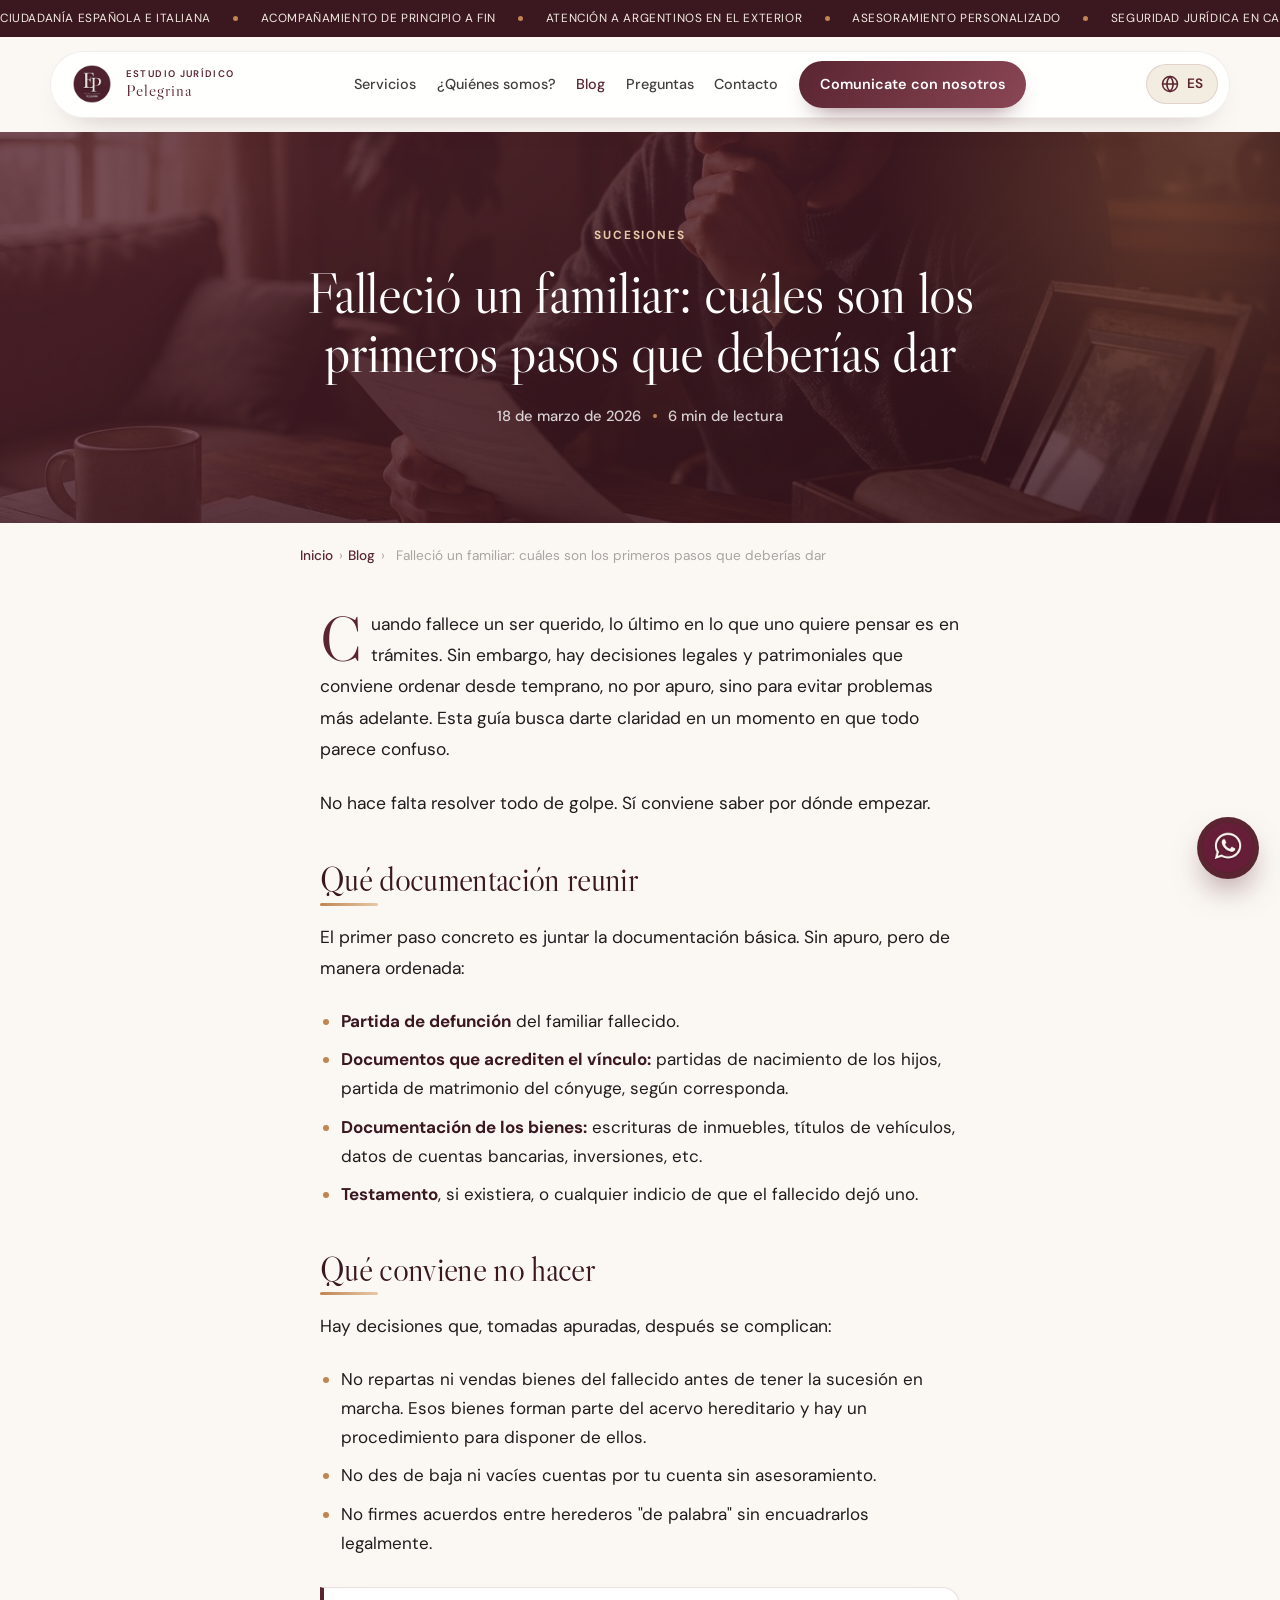
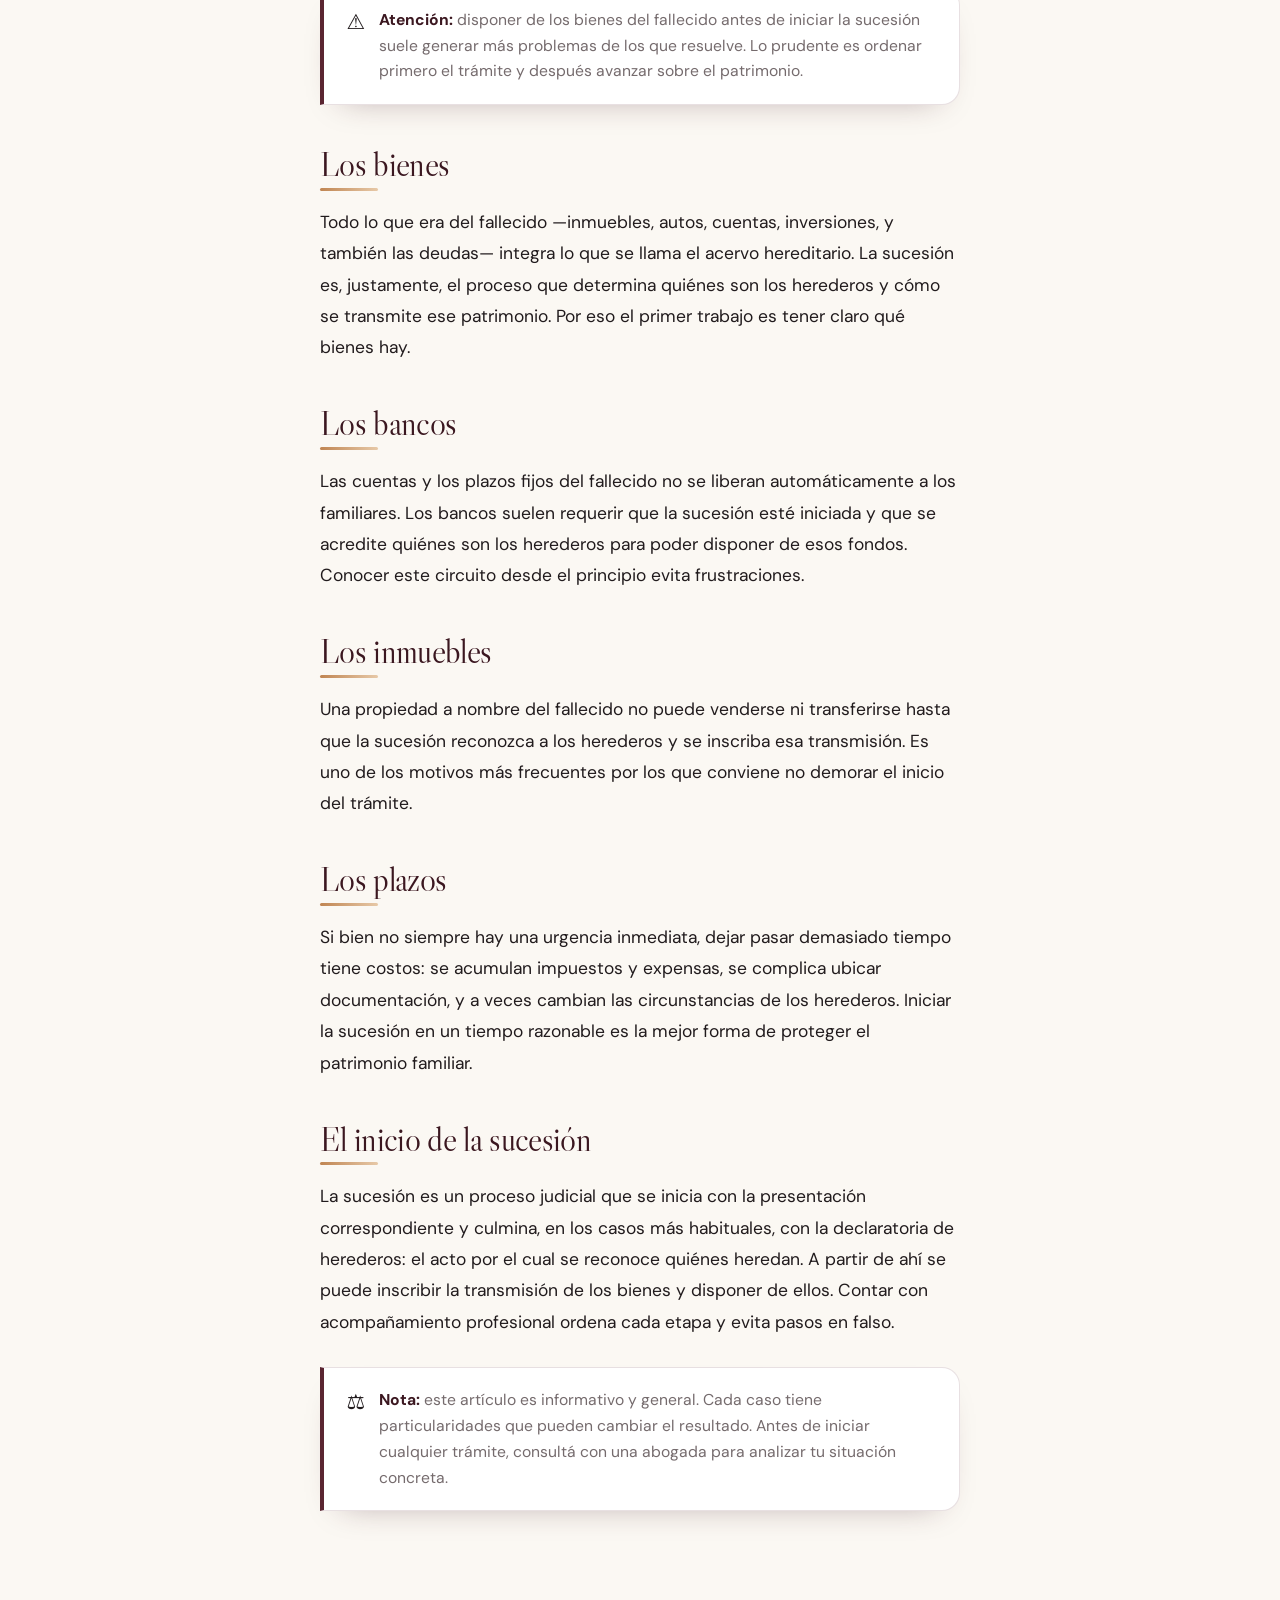
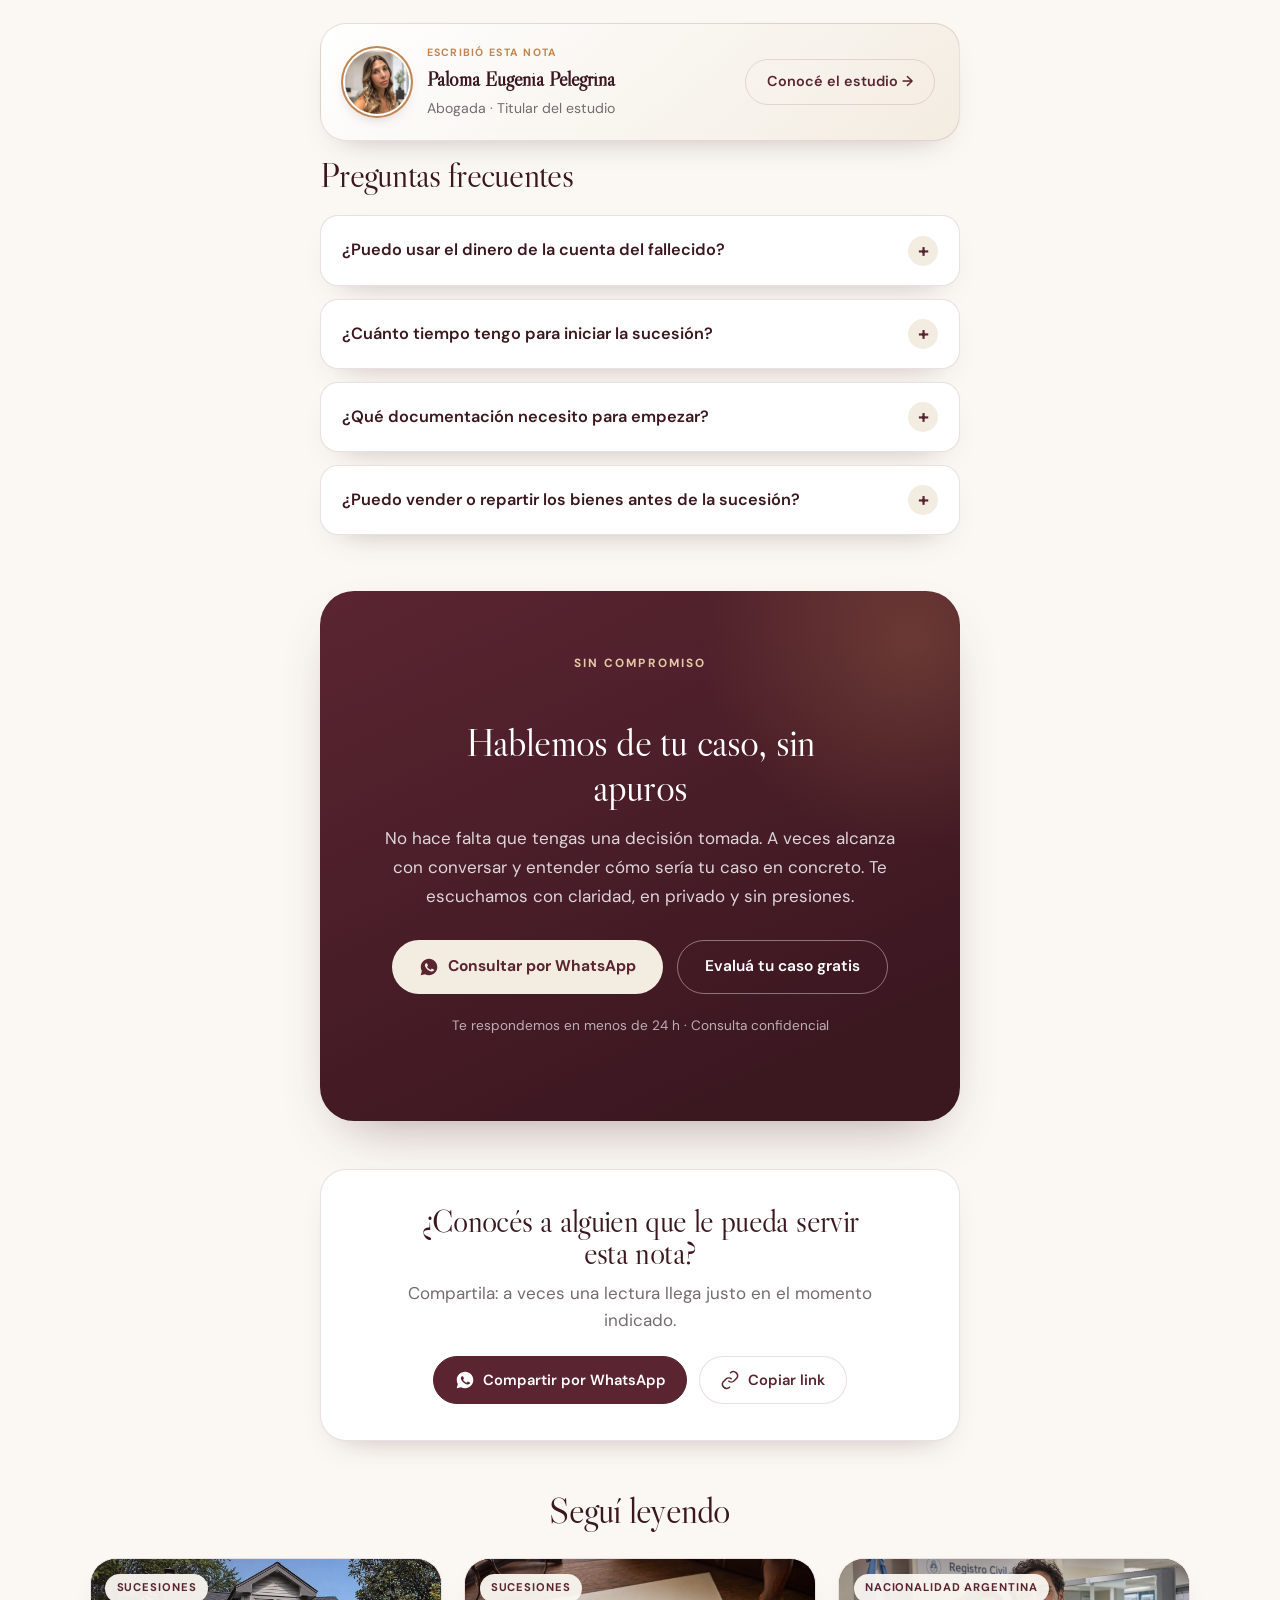
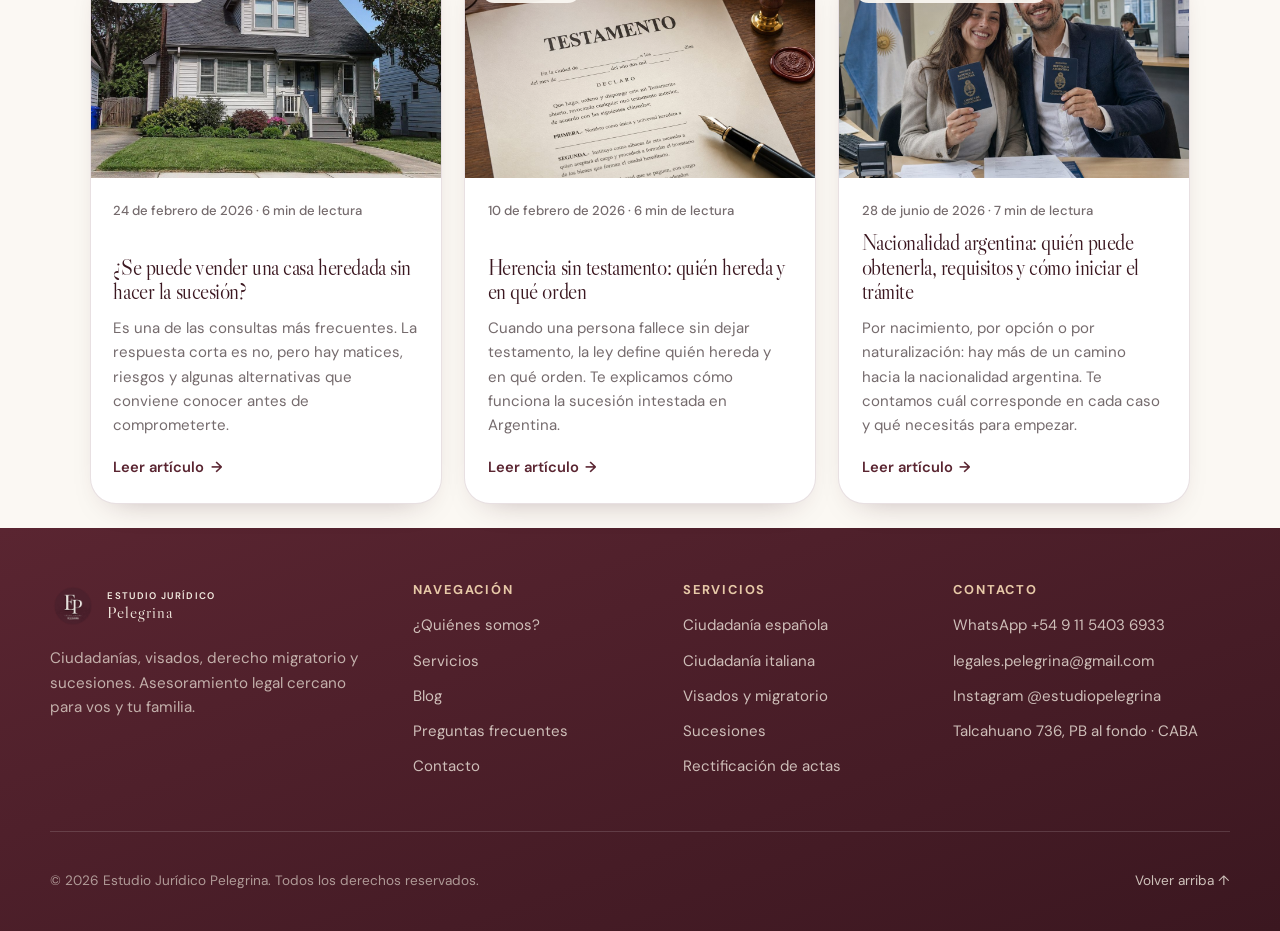
<file: blog/fallecio-un-familiar-primeros-pasos.html>
<!doctype html>
<html lang="es">
<head>
  <meta charset="UTF-8">
  <meta name="viewport" content="width=device-width,initial-scale=1">
  <title>Falleció un familiar: cuáles son los primeros pasos que deberías dar · Estudio Jurídico Pelegrina</title>
  <meta name="description" content="En medio del dolor, aparecen decisiones legales que conviene tomar con orden. Esta guía te ayuda a saber qué reunir, qué evitar y cómo se inicia una sucesión.">
  <link rel="canonical" href="https://estudiopelegrina.com.ar/blog/fallecio-un-familiar-primeros-pasos.html">
  <meta name="theme-color" content="#5A2531">
  <meta property="og:type" content="article">
  <meta property="og:locale" content="es_AR">
  <meta property="og:url" content="https://estudiopelegrina.com.ar/blog/fallecio-un-familiar-primeros-pasos.html">
  <meta property="og:title" content="Falleció un familiar: cuáles son los primeros pasos que deberías dar">
  <meta property="og:description" content="En medio del dolor, aparecen decisiones legales que conviene tomar con orden. Esta guía te ayuda a saber qué reunir, qué evitar y cómo se inicia una sucesión.">
  <meta property="og:image" content="https://estudiopelegrina.com.ar/herencia-documentos.jpg">
  <meta property="article:published_time" content="2026-03-18">
  <meta property="article:section" content="Sucesiones">
  <meta name="twitter:card" content="summary_large_image">
  <script type="application/ld+json">
  {
  "@context": "https://schema.org",
  "@graph": [
    {
      "@type": "BlogPosting",
      "headline": "Falleció un familiar: cuáles son los primeros pasos que deberías dar",
      "description": "En medio del dolor, aparecen decisiones legales que conviene tomar con orden. Esta guía te ayuda a saber qué reunir, qué evitar y cómo se inicia una sucesión.",
      "image": "https://estudiopelegrina.com.ar/herencia-documentos.jpg",
      "datePublished": "2026-03-18",
      "dateModified": "2026-03-18",
      "articleSection": "Sucesiones",
      "inLanguage": "es-AR",
      "author": {
        "@type": "Person",
        "name": "Paloma Eugenia Pelegrina",
        "jobTitle": "Abogada"
      },
      "publisher": {
        "@type": "LegalService",
        "name": "Estudio Jurídico Pelegrina",
        "logo": {
          "@type": "ImageObject",
          "url": "https://estudiopelegrina.com.ar/logo.png"
        }
      },
      "mainEntityOfPage": {
        "@type": "WebPage",
        "@id": "https://estudiopelegrina.com.ar/blog/fallecio-un-familiar-primeros-pasos.html"
      }
    },
    {
      "@type": "FAQPage",
      "mainEntity": [
        {
          "@type": "Question",
          "name": "¿Puedo usar el dinero de la cuenta del fallecido?",
          "acceptedAnswer": {
            "@type": "Answer",
            "text": "En general no de forma automática. Los bancos suelen requerir que la sucesión esté iniciada y que se acredite quiénes son los herederos para liberar los fondos. Conviene no disponer de ese dinero sin asesoramiento."
          }
        },
        {
          "@type": "Question",
          "name": "¿Cuánto tiempo tengo para iniciar la sucesión?",
          "acceptedAnswer": {
            "@type": "Answer",
            "text": "No siempre hay una urgencia inmediata, pero demorar demasiado tiene costos: impuestos y expensas que se acumulan, documentación más difícil de reunir y circunstancias que cambian. Lo prudente es iniciarla en un tiempo razonable."
          }
        },
        {
          "@type": "Question",
          "name": "¿Qué documentación necesito para empezar?",
          "acceptedAnswer": {
            "@type": "Answer",
            "text": "Principalmente la partida de defunción, los documentos que acreditan el vínculo (partidas de nacimiento y matrimonio) y la documentación de los bienes (escrituras, títulos, datos de cuentas). Si hay testamento, también."
          }
        },
        {
          "@type": "Question",
          "name": "¿Puedo vender o repartir los bienes antes de la sucesión?",
          "acceptedAnswer": {
            "@type": "Answer",
            "text": "No conviene. Los bienes integran el acervo hereditario y hay un procedimiento para disponer de ellos. Repartir o vender antes de tener la sucesión en marcha suele generar problemas."
          }
        }
      ]
    },
    {
      "@type": "BreadcrumbList",
      "itemListElement": [
        {
          "@type": "ListItem",
          "position": 1,
          "name": "Inicio",
          "item": "https://estudiopelegrina.com.ar/"
        },
        {
          "@type": "ListItem",
          "position": 2,
          "name": "Blog",
          "item": "https://estudiopelegrina.com.ar/blog/"
        },
        {
          "@type": "ListItem",
          "position": 3,
          "name": "Falleció un familiar: cuáles son los primeros pasos que deberías dar",
          "item": "https://estudiopelegrina.com.ar/blog/fallecio-un-familiar-primeros-pasos.html"
        }
      ]
    }
  ]
}
  </script>
  <link rel="icon" href="../logo.png" type="image/png">
  <link rel="apple-touch-icon" href="../logo.png">
  <link rel="preconnect" href="https://fonts.googleapis.com">
  <link rel="preconnect" href="https://fonts.gstatic.com" crossorigin>
  <link href="https://fonts.googleapis.com/css2?family=DM+Sans:opsz,wght@9..40,400;9..40,500;9..40,600;9..40,700&family=Libre+Caslon+Display&display=swap" rel="stylesheet">
  <link rel="stylesheet" href="../styles.css?v=18">
  <link rel="stylesheet" href="../responsive.css?v=17">
  <link rel="stylesheet" href="blog.css?v=10">
</head>
<body>
  <div class="ticker" aria-hidden="true">
    <div class="ticker-track">
      <span data-i18n="tk.1">Ciudadanía española e italiana</span><i></i>
      <span data-i18n="tk.2">Acompañamiento de principio a fin</span><i></i>
      <span data-i18n="tk.3">Atención a argentinos en el exterior</span><i></i>
      <span data-i18n="tk.4">Asesoramiento personalizado</span><i></i>
      <span data-i18n="tk.5">Seguridad jurídica en cada paso</span><i></i>
      <span data-i18n="tk.1">Ciudadanía española e italiana</span><i></i>
      <span data-i18n="tk.2">Acompañamiento de principio a fin</span><i></i>
      <span data-i18n="tk.3">Atención a argentinos en el exterior</span><i></i>
      <span data-i18n="tk.4">Asesoramiento personalizado</span><i></i>
      <span data-i18n="tk.5">Seguridad jurídica en cada paso</span><i></i>
    </div>
  </div>
  <header class="nav-wrap">
    <div class="nav-shell">
      <a class="brand" href="/" aria-label="Estudio Jurídico Pelegrina · Inicio">
        <img src="../logo.png" alt="Estudio Jurídico Pelegrina" class="brand-logo">
        <span class="brand-text"><b data-i18n="brand.sub">Estudio Jurídico</b><small>Pelegrina</small></span>
      </a>
      <nav class="nav-links" aria-label="Navegación principal">
        <a href="/#servicios" data-i18n="nav.servicios">Servicios</a>
        <a href="/#estudio" data-i18n="nav.quienes">¿Quiénes somos?</a>
        <a href="/blog/" class="active" data-i18n="nav.blog">Blog</a>
        <a href="/#faq" data-i18n="nav.faq">Preguntas</a>
        <a href="/#contacto" data-i18n="nav.contacto">Contacto</a>
        <a class="nav-cta" href="https://wa.me/5491154036933" target="_blank" rel="noopener" data-i18n="nav.cta">Comunicate con nosotros</a>
      </nav>
      <div class="nav-right">
        <div class="lang-switch">
          <button class="lang-btn" aria-haspopup="true" aria-expanded="false" aria-label="Cambiar idioma / Change language">
            <svg viewBox="0 0 24 24" width="20" height="20" aria-hidden="true" fill="none" stroke="currentColor" stroke-width="1.8"><circle cx="12" cy="12" r="9"/><path d="M3 12h18M12 3c2.5 2.5 3.8 5.7 3.8 9S14.5 18.5 12 21C9.5 18.5 8.2 15.3 8.2 12S9.5 5.5 12 3z"/></svg>
            <span class="lang-current">ES</span>
          </button>
          <div class="lang-menu" role="menu">
            <button data-lang="es" role="menuitem">🇪🇸 Español</button>
            <button data-lang="en" role="menuitem">🇬🇧 English</button>
            <button data-lang="it" role="menuitem">🇮🇹 Italiano</button>
          </div>
        </div>
        <button class="menu-btn" aria-expanded="false" aria-label="Abrir menú">
          <span></span><span></span><span></span>
        </button>
      </div>
    </div>
  </header>

  <main>
    <article>
      <header class="article-hero">
        <img class="hero-photo" src="../herencia-documentos.jpg" alt="" aria-hidden="true">
        <div class="article-hero-inner">
          <span class="article-cat" data-i18n="blog.cat.sucesiones">Sucesiones</span>
          <h1 data-i18n="post.h1">Falleció un familiar: cuáles son los primeros pasos que deberías dar</h1>
          <p class="article-meta" data-i18n="post.meta"><span>18 de marzo de 2026</span><i></i><span>6 min de lectura</span></p>
        </div>
        <div class="hero-fade" aria-hidden="true"></div>
      </header>

      <nav class="breadcrumb" aria-label="Ruta de navegación">
        <a href="/" data-i18n="blog.bc.home">Inicio</a><span>›</span><a href="/blog/">Blog</a><span>›</span><span class="bc-here" data-i18n="post.bc">Falleció un familiar: cuáles son los primeros pasos que deberías dar</span>
      </nav>

      <div class="article-body" data-i18n="post.body">
        <p>Cuando fallece un ser querido, lo último en lo que uno quiere pensar es en trámites. Sin embargo, hay decisiones legales y patrimoniales que conviene ordenar desde temprano, no por apuro, sino para evitar problemas más adelante. Esta guía busca darte claridad en un momento en que todo parece confuso.</p>
<p>No hace falta resolver todo de golpe. Sí conviene saber por dónde empezar.</p>

<h2>Qué documentación reunir</h2>
<p>El primer paso concreto es juntar la documentación básica. Sin apuro, pero de manera ordenada:</p>
<ul>
  <li><strong>Partida de defunción</strong> del familiar fallecido.</li>
  <li><strong>Documentos que acrediten el vínculo:</strong> partidas de nacimiento de los hijos, partida de matrimonio del cónyuge, según corresponda.</li>
  <li><strong>Documentación de los bienes:</strong> escrituras de inmuebles, títulos de vehículos, datos de cuentas bancarias, inversiones, etc.</li>
  <li><strong>Testamento</strong>, si existiera, o cualquier indicio de que el fallecido dejó uno.</li>
</ul>

<h2>Qué conviene no hacer</h2>
<p>Hay decisiones que, tomadas apuradas, después se complican:</p>
<ul>
  <li>No repartas ni vendas bienes del fallecido antes de tener la sucesión en marcha. Esos bienes forman parte del acervo hereditario y hay un procedimiento para disponer de ellos.</li>
  <li>No des de baja ni vacíes cuentas por tu cuenta sin asesoramiento.</li>
  <li>No firmes acuerdos entre herederos "de palabra" sin encuadrarlos legalmente.</li>
</ul>

<div class="callout"><span class="callout-ico">⚠️</span><p><strong>Atención:</strong> disponer de los bienes del fallecido antes de iniciar la sucesión suele generar más problemas de los que resuelve. Lo prudente es ordenar primero el trámite y después avanzar sobre el patrimonio.</p></div>

<h2>Los bienes</h2>
<p>Todo lo que era del fallecido —inmuebles, autos, cuentas, inversiones, y también las deudas— integra lo que se llama el acervo hereditario. La sucesión es, justamente, el proceso que determina quiénes son los herederos y cómo se transmite ese patrimonio. Por eso el primer trabajo es tener claro qué bienes hay.</p>

<h2>Los bancos</h2>
<p>Las cuentas y los plazos fijos del fallecido no se liberan automáticamente a los familiares. Los bancos suelen requerir que la sucesión esté iniciada y que se acredite quiénes son los herederos para poder disponer de esos fondos. Conocer este circuito desde el principio evita frustraciones.</p>

<h2>Los inmuebles</h2>
<p>Una propiedad a nombre del fallecido no puede venderse ni transferirse hasta que la sucesión reconozca a los herederos y se inscriba esa transmisión. Es uno de los motivos más frecuentes por los que conviene no demorar el inicio del trámite.</p>

<h2>Los plazos</h2>
<p>Si bien no siempre hay una urgencia inmediata, dejar pasar demasiado tiempo tiene costos: se acumulan impuestos y expensas, se complica ubicar documentación, y a veces cambian las circunstancias de los herederos. Iniciar la sucesión en un tiempo razonable es la mejor forma de proteger el patrimonio familiar.</p>

<h2>El inicio de la sucesión</h2>
<p>La sucesión es un proceso judicial que se inicia con la presentación correspondiente y culmina, en los casos más habituales, con la declaratoria de herederos: el acto por el cual se reconoce quiénes heredan. A partir de ahí se puede inscribir la transmisión de los bienes y disponer de ellos. Contar con acompañamiento profesional ordena cada etapa y evita pasos en falso.</p>

<div class="callout"><span class="callout-ico">⚖️</span><p><strong>Nota:</strong> este artículo es informativo y general. Cada caso tiene particularidades que pueden cambiar el resultado. Antes de iniciar cualquier trámite, consultá con una abogada para analizar tu situación concreta.</p></div>
      </div>

      <div class="article-author-wrap">
        <div class="article-author reveal">
          <img src="../paloma-selfie.png" alt="Paloma Eugenia Pelegrina">
          <div class="article-author-info">
            <small data-i18n="blog.author.wrote">Escribió esta nota</small>
            <b>Paloma Eugenia Pelegrina</b>
            <span data-i18n="blog.author.role">Abogada · Titular del estudio</span>
          </div>
          <a class="btn btn-outline-wine" href="/#estudio" data-i18n="blog.author.more">Conocé el estudio →</a>
        </div>
      </div>

      <section class="article-faq">
        <h2 data-i18n="blog.faq.h2">Preguntas frecuentes</h2>
        <div class="afaq-item reveal">
        <button aria-expanded="false"><span data-i18n="p.fallecio-un-familiar-primeros-pasos.faq0.q">¿Puedo usar el dinero de la cuenta del fallecido?</span><b>+</b></button>
        <div class="afaq-panel"><div><p data-i18n="p.fallecio-un-familiar-primeros-pasos.faq0.a">En general no de forma automática. Los bancos suelen requerir que la sucesión esté iniciada y que se acredite quiénes son los herederos para liberar los fondos. Conviene no disponer de ese dinero sin asesoramiento.</p></div></div>
      </div>
      <div class="afaq-item reveal">
        <button aria-expanded="false"><span data-i18n="p.fallecio-un-familiar-primeros-pasos.faq1.q">¿Cuánto tiempo tengo para iniciar la sucesión?</span><b>+</b></button>
        <div class="afaq-panel"><div><p data-i18n="p.fallecio-un-familiar-primeros-pasos.faq1.a">No siempre hay una urgencia inmediata, pero demorar demasiado tiene costos: impuestos y expensas que se acumulan, documentación más difícil de reunir y circunstancias que cambian. Lo prudente es iniciarla en un tiempo razonable.</p></div></div>
      </div>
      <div class="afaq-item reveal">
        <button aria-expanded="false"><span data-i18n="p.fallecio-un-familiar-primeros-pasos.faq2.q">¿Qué documentación necesito para empezar?</span><b>+</b></button>
        <div class="afaq-panel"><div><p data-i18n="p.fallecio-un-familiar-primeros-pasos.faq2.a">Principalmente la partida de defunción, los documentos que acreditan el vínculo (partidas de nacimiento y matrimonio) y la documentación de los bienes (escrituras, títulos, datos de cuentas). Si hay testamento, también.</p></div></div>
      </div>
      <div class="afaq-item reveal">
        <button aria-expanded="false"><span data-i18n="p.fallecio-un-familiar-primeros-pasos.faq3.q">¿Puedo vender o repartir los bienes antes de la sucesión?</span><b>+</b></button>
        <div class="afaq-panel"><div><p data-i18n="p.fallecio-un-familiar-primeros-pasos.faq3.a">No conviene. Los bienes integran el acervo hereditario y hay un procedimiento para disponer de ellos. Repartir o vender antes de tener la sucesión en marcha suele generar problemas.</p></div></div>
      </div>
      </section>

      <section class="article-cta">
        <div class="article-cta-card reveal">
          <p class="eyebrow" data-i18n="blog.cta.eyebrow">Sin compromiso</p>
          <h2 data-i18n="blog.cta.h2">Hablemos de tu caso, sin apuros</h2>
          <p data-i18n="blog.cta.p">No hace falta que tengas una decisión tomada. A veces alcanza con conversar y entender cómo sería tu caso en concreto. Te escuchamos con claridad, en privado y sin presiones.</p>
          <div class="article-cta-actions">
            <a class="btn btn-whatsapp" href="https://wa.me/5491154036933" target="_blank" rel="noopener"><svg viewBox="0 0 24 24" fill="currentColor" aria-hidden="true"><path d="M12.04 2C6.58 2 2.13 6.45 2.13 11.91c0 1.75.46 3.45 1.32 4.95L2 22l5.25-1.38c1.45.79 3.08 1.21 4.79 1.21 5.46 0 9.91-4.45 9.91-9.91C21.95 6.45 17.5 2 12.04 2zm5.8 14.01c-.24.68-1.42 1.32-1.95 1.36-.5.05-.95.24-3.2-.67-2.7-1.06-4.42-3.8-4.55-3.98-.13-.18-1.1-1.46-1.1-2.78 0-1.32.69-1.97.94-2.24.24-.27.53-.34.71-.34.18 0 .35 0 .5.01.16.01.38-.06.59.45.24.58.79 2 .86 2.14.07.14.12.31.02.5-.09.18-.14.29-.28.45-.14.16-.29.36-.42.48-.14.14-.28.29-.12.57.16.27.72 1.18 1.54 1.91 1.06.95 1.96 1.24 2.24 1.38.28.14.44.12.6-.07.16-.18.7-.81.88-1.09.18-.27.37-.23.62-.14.25.09 1.6.76 1.87.9.28.14.46.21.53.32.07.12.07.68-.17 1.36z"/></svg> <span data-i18n="blog.cta.wa">Consultar por WhatsApp</span></a>
            <a class="btn btn-ghost" href="/#consulta" data-i18n="blog.cta.btn">Evaluá tu caso gratis</a>
          </div>
          <p class="note" data-i18n="blog.cta.note">Te respondemos en menos de 24 h · Consulta confidencial</p>
        </div>
      </section>

      <section class="article-share">
        <div class="share-card reveal">
          <h2 data-i18n="blog.share.h2">¿Conocés a alguien que le pueda servir esta nota?</h2>
          <p data-i18n="blog.share.p">Compartila: a veces una lectura llega justo en el momento indicado.</p>
          <div class="share-actions">
            <button class="share-btn wa" data-share="whatsapp"><svg viewBox="0 0 24 24" fill="currentColor" aria-hidden="true"><path d="M12.04 2C6.58 2 2.13 6.45 2.13 11.91c0 1.75.46 3.45 1.32 4.95L2 22l5.25-1.38c1.45.79 3.08 1.21 4.79 1.21 5.46 0 9.91-4.45 9.91-9.91C21.95 6.45 17.5 2 12.04 2zm5.8 14.01c-.24.68-1.42 1.32-1.95 1.36-.5.05-.95.24-3.2-.67-2.7-1.06-4.42-3.8-4.55-3.98-.13-.18-1.1-1.46-1.1-2.78 0-1.32.69-1.97.94-2.24.24-.27.53-.34.71-.34.18 0 .35 0 .5.01.16.01.38-.06.59.45.24.58.79 2 .86 2.14.07.14.12.31.02.5-.09.18-.14.29-.28.45-.14.16-.29.36-.42.48-.14.14-.28.29-.12.57.16.27.72 1.18 1.54 1.91 1.06.95 1.96 1.24 2.24 1.38.28.14.44.12.6-.07.16-.18.7-.81.88-1.09.18-.27.37-.23.62-.14.25.09 1.6.76 1.87.9.28.14.46.21.53.32.07.12.07.68-.17 1.36z"/></svg> <span data-i18n="blog.share.wa">Compartir por WhatsApp</span></button>
            <button class="share-btn" data-share="copy"><svg viewBox="0 0 24 24" fill="none" stroke="currentColor" stroke-width="1.8" aria-hidden="true"><path d="M10 13a5 5 0 0 0 7 0l3-3a5 5 0 0 0-7-7l-1 1"/><path d="M14 11a5 5 0 0 0-7 0l-3 3a5 5 0 0 0 7 7l1-1"/></svg> <span data-i18n="blog.share.copy">Copiar link</span></button>
            <button class="share-btn" data-share="more"><svg viewBox="0 0 24 24" fill="none" stroke="currentColor" stroke-width="1.8" aria-hidden="true"><circle cx="18" cy="5" r="3"/><circle cx="6" cy="12" r="3"/><circle cx="18" cy="19" r="3"/><path d="M8.6 13.5l6.8 4M15.4 6.5l-6.8 4"/></svg> <span data-i18n="blog.share.more">Más opciones</span></button>
          </div>
        </div>
      </section>
    </article>

    <section class="article-related">
      <h2 data-i18n="blog.related">Seguí leyendo</h2>
      <div class="related-grid">
      <a class="post-card reveal" href="vender-casa-heredada-sin-sucesion.html" data-cat="sucesiones">
        <div class="post-card-media"><span class="post-tag" data-i18n="blog.cat.sucesiones">Sucesiones</span><img src="../casa-heredada-venta.jpg" alt="¿Se puede vender una casa heredada sin hacer la sucesión?" loading="lazy" width="1200" height="900"></div>
        <div class="post-card-body">
          <p class="post-meta" data-i18n="p.vender-casa-heredada-sin-sucesion.meta">24 de febrero de 2026 · 6 min de lectura</p>
          <h3 data-i18n="p.vender-casa-heredada-sin-sucesion.title">¿Se puede vender una casa heredada sin hacer la sucesión?</h3>
          <p data-i18n="p.vender-casa-heredada-sin-sucesion.excerpt">Es una de las consultas más frecuentes. La respuesta corta es no, pero hay matices, riesgos y algunas alternativas que conviene conocer antes de comprometerte.</p>
          <span class="post-more" data-i18n="blog.read">Leer artículo</span>
        </div>
      </a>
      <a class="post-card reveal" href="herencia-sin-testamento-quien-hereda.html" data-cat="sucesiones">
        <div class="post-card-media"><span class="post-tag" data-i18n="blog.cat.sucesiones">Sucesiones</span><img src="../testamento-herencia.jpg" alt="Herencia sin testamento: quién hereda y en qué orden" loading="lazy" width="1200" height="900"></div>
        <div class="post-card-body">
          <p class="post-meta" data-i18n="p.herencia-sin-testamento-quien-hereda.meta">10 de febrero de 2026 · 6 min de lectura</p>
          <h3 data-i18n="p.herencia-sin-testamento-quien-hereda.title">Herencia sin testamento: quién hereda y en qué orden</h3>
          <p data-i18n="p.herencia-sin-testamento-quien-hereda.excerpt">Cuando una persona fallece sin dejar testamento, la ley define quién hereda y en qué orden. Te explicamos cómo funciona la sucesión intestada en Argentina.</p>
          <span class="post-more" data-i18n="blog.read">Leer artículo</span>
        </div>
      </a>
      <a class="post-card reveal" href="nacionalidad-argentina-requisitos-tramite.html" data-cat="arg">
        <div class="post-card-media"><span class="post-tag" data-i18n="blog.cat.arg">Nacionalidad argentina</span><img src="../nacionalidad-argentina-registro.jpg" alt="Nacionalidad argentina: quién puede obtenerla, requisitos y cómo iniciar el trámite" loading="lazy" width="1200" height="900"></div>
        <div class="post-card-body">
          <p class="post-meta" data-i18n="p.nacionalidad-argentina-requisitos-tramite.meta">28 de junio de 2026 · 7 min de lectura</p>
          <h3 data-i18n="p.nacionalidad-argentina-requisitos-tramite.title">Nacionalidad argentina: quién puede obtenerla, requisitos y cómo iniciar el trámite</h3>
          <p data-i18n="p.nacionalidad-argentina-requisitos-tramite.excerpt">Por nacimiento, por opción o por naturalización: hay más de un camino hacia la nacionalidad argentina. Te contamos cuál corresponde en cada caso y qué necesitás para empezar.</p>
          <span class="post-more" data-i18n="blog.read">Leer artículo</span>
        </div>
      </a>
      </div>
    </section>
  </main>

  <footer class="footer">
    <div class="footer-grid">
      <div class="footer-brand">
        <a class="brand" href="/">
          <img src="../logo.png" alt="Estudio Jurídico Pelegrina" class="brand-logo">
          <span class="brand-text"><b data-i18n="brand.sub">Estudio Jurídico</b><small>Pelegrina</small></span>
        </a>
        <p data-i18n="footer.desc">Ciudadanías, visados, derecho migratorio y sucesiones. Asesoramiento legal cercano para vos y tu familia.</p>
      </div>
      <div class="footer-col">
        <h4 data-i18n="footer.nav">Navegación</h4>
        <a href="/#estudio" data-i18n="nav.quienes">¿Quiénes somos?</a>
        <a href="/#servicios" data-i18n="nav.servicios">Servicios</a>
        <a href="/blog/" data-i18n="nav.blog">Blog</a>
        <a href="/#faq" data-i18n="footer.faq">Preguntas frecuentes</a>
        <a href="/#contacto" data-i18n="nav.contacto">Contacto</a>
      </div>
      <div class="footer-col">
        <h4 data-i18n="footer.serv">Servicios</h4>
        <a href="/#contacto" data-i18n="acc.ciud.esp">Ciudadanía española</a>
        <a href="/#contacto" data-i18n="acc.ciud.ita">Ciudadanía italiana</a>
        <a href="/#contacto" data-i18n="svc2.title">Visados y migratorio</a>
        <a href="/#contacto" data-i18n="acc.suc">Sucesiones</a>
        <a href="/#contacto" data-i18n="acc.rect">Rectificación de actas</a>
      </div>
      <div class="footer-col">
        <h4 data-i18n="nav.contacto">Contacto</h4>
        <a href="https://wa.me/5491154036933" target="_blank" rel="noopener">WhatsApp +54 9 11 5403 6933</a>
        <a href="mailto:legales.pelegrina@gmail.com">legales.pelegrina@gmail.com</a>
        <a href="https://www.instagram.com/estudiopelegrina/" target="_blank" rel="noopener">Instagram @estudiopelegrina</a>
        <a href="https://www.google.com/maps/search/?api=1&query=Talcahuano+736+CABA" target="_blank" rel="noopener">Talcahuano 736, PB al fondo · CABA</a>
      </div>
    </div>
    <div class="footer-bottom">
      <p>© <span id="year"></span> <span data-i18n="footer.copy">Estudio Jurídico Pelegrina. Todos los derechos reservados.</span></p>
      <a href="#inicio" data-i18n="footer.top">Volver arriba ↑</a>
    </div>
  </footer>

  <a class="float-wa" href="https://wa.me/5491154036933" target="_blank" rel="noopener" aria-label="Consultar por WhatsApp">
    <img src="../icono-whatsapp.png" alt="">
    <span class="float-wa-pulse"></span>
  </a>
  <div class="scroll-progress" id="scrollProgress" aria-hidden="true"></div>
  <script>window.PAGE_I18N={"en":{"p.fallecio-un-familiar-primeros-pasos.title":"A family member passed away: the first steps you should take","post.h1":"A family member passed away: the first steps you should take","post.bc":"A family member passed away: the first steps you should take","post.meta":"<span>March 18, 2026</span><i></i><span>6 min read</span>","post.body":"<p>When a loved one passes away, paperwork is the last thing anyone wants to think about. Yet there are legal and financial matters that are best organized early — not out of haste, but to avoid problems later. This guide aims to give you clarity at a time when everything feels confusing.</p>\n<p>You don't need to solve everything at once. You do need to know where to start.</p>\n\n<h2>What documentation to gather</h2>\n<p>The first concrete step is to collect the basic paperwork. Without rushing, but in an orderly way:</p>\n<ul>\n  <li>The <strong>death certificate</strong> of the family member.</li>\n  <li><strong>Documents proving the family bond:</strong> children's birth certificates, the spouse's marriage certificate, as applicable.</li>\n  <li><strong>Documentation of the assets:</strong> property deeds, vehicle titles, bank account details, investments, etc.</li>\n  <li>The <strong>will</strong>, if there is one, or any indication that the deceased left one.</li>\n</ul>\n\n<h2>What you should avoid doing</h2>\n<p>Some decisions, taken in haste, get complicated later:</p>\n<ul>\n  <li>Don't distribute or sell the deceased's assets before the succession is underway. Those assets are part of the estate and there is a procedure for disposing of them.</li>\n  <li>Don't close or empty accounts on your own without advice.</li>\n  <li>Don't make verbal agreements between heirs without giving them a proper legal framework.</li>\n</ul>\n\n<div class=\"callout\"><span class=\"callout-ico\">⚠️</span><p><strong>Careful:</strong> disposing of the deceased's assets before opening the succession usually creates more problems than it solves. The prudent path is to organize the process first and deal with the assets afterwards.</p></div>\n\n<h2>The assets</h2>\n<p>Everything that belonged to the deceased — real estate, cars, accounts, investments, and also debts — makes up what is called the estate. The succession is precisely the process that determines who the heirs are and how that patrimony is transferred. So the first task is knowing exactly what assets there are.</p>\n\n<h2>The banks</h2>\n<p>The deceased's accounts and fixed-term deposits are not automatically released to relatives. Banks usually require the succession to be underway and proof of who the heirs are before releasing those funds. Knowing this circuit from the start avoids frustration.</p>\n\n<h2>Real estate</h2>\n<p>A property in the deceased's name cannot be sold or transferred until the succession recognizes the heirs and that transfer is registered. It is one of the most common reasons not to delay starting the process.</p>\n\n<h2>Timelines</h2>\n<p>While there is not always an immediate urgency, letting too much time pass has costs: taxes and fees pile up, documents become harder to locate, and sometimes the heirs' circumstances change. Starting the succession within a reasonable time is the best way to protect the family patrimony.</p>\n\n<h2>Opening the succession</h2>\n<p>The succession is a judicial process that begins with the corresponding filing and culminates, in the most common cases, with the declaration of heirs: the act that recognizes who inherits. From there, the transfer of the assets can be registered and the assets disposed of. Professional guidance keeps every stage in order and prevents missteps.</p>\n\n<div class=\"callout\"><span class=\"callout-ico\">⚖️</span><p><strong>Note:</strong> this article is general information only. Every case has particularities that can change the outcome. Before starting any procedure, consult a lawyer to analyze your specific situation.</p></div>","p.fallecio-un-familiar-primeros-pasos.faq0.q":"Can I use the money in the deceased's account?","p.fallecio-un-familiar-primeros-pasos.faq0.a":"Generally not automatically. Banks usually require the succession to be underway and proof of who the heirs are before releasing the funds. It is best not to touch that money without advice.","p.fallecio-un-familiar-primeros-pasos.faq1.q":"How long do I have to open the succession?","p.fallecio-un-familiar-primeros-pasos.faq1.a":"There is not always an immediate urgency, but waiting too long has costs: accumulating taxes and fees, harder-to-find documents and changing circumstances. The prudent thing is to start within a reasonable time.","p.fallecio-un-familiar-primeros-pasos.faq2.q":"What documentation do I need to start?","p.fallecio-un-familiar-primeros-pasos.faq2.a":"Mainly the death certificate, the documents proving the family bond (birth and marriage certificates) and the documentation of the assets (deeds, titles, account details). If there is a will, that too.","p.fallecio-un-familiar-primeros-pasos.faq3.q":"Can I sell or distribute the assets before the succession?","p.fallecio-un-familiar-primeros-pasos.faq3.a":"Better not. The assets form part of the estate and there is a procedure for disposing of them. Distributing or selling before the succession is underway usually creates problems.","p.vender-casa-heredada-sin-sucesion.title":"Can you sell an inherited house without going through probate?","p.vender-casa-heredada-sin-sucesion.excerpt":"It is one of the most frequent questions. The short answer is no — but there are nuances, risks and some alternatives worth knowing before committing.","p.vender-casa-heredada-sin-sucesion.meta":"February 24, 2026 · 6 min read","p.herencia-sin-testamento-quien-hereda.title":"Inheritance without a will: who inherits and in what order","p.herencia-sin-testamento-quien-hereda.excerpt":"When a person dies without leaving a will, the law defines who inherits and in what order. We explain how intestate succession works in Argentina.","p.herencia-sin-testamento-quien-hereda.meta":"February 10, 2026 · 6 min read","p.nacionalidad-argentina-requisitos-tramite.title":"Argentine nationality: who can obtain it, requirements and how to start","p.nacionalidad-argentina-requisitos-tramite.excerpt":"By birth, by option or by naturalization: there is more than one path to Argentine nationality. We explain which applies in each case and what you need to get started.","p.nacionalidad-argentina-requisitos-tramite.meta":"June 28, 2026 · 7 min read"},"it":{"p.fallecio-un-familiar-primeros-pasos.title":"È mancato un familiare: quali sono i primi passi da fare","post.h1":"È mancato un familiare: quali sono i primi passi da fare","post.bc":"È mancato un familiare: quali sono i primi passi da fare","post.meta":"<span>18 marzo 2026</span><i></i><span>6 min di lettura</span>","post.body":"<p>Quando viene a mancare una persona cara, l'ultima cosa a cui si vuole pensare sono le pratiche. Eppure ci sono decisioni legali e patrimoniali che conviene ordinare fin da subito, non per fretta, ma per evitare problemi più avanti. Questa guida vuole darvi chiarezza in un momento in cui tutto sembra confuso.</p>\n<p>Non serve risolvere tutto in una volta. Conviene però sapere da dove cominciare.</p>\n\n<h2>Quale documentazione riunire</h2>\n<p>Il primo passo concreto è raccogliere la documentazione di base. Senza fretta, ma con ordine:</p>\n<ul>\n  <li>Il <strong>certificato di morte</strong> del familiare.</li>\n  <li><strong>Documenti che provino il legame:</strong> atti di nascita dei figli, atto di matrimonio del coniuge, secondo il caso.</li>\n  <li><strong>Documentazione dei beni:</strong> rogiti degli immobili, titoli dei veicoli, dati dei conti bancari, investimenti, ecc.</li>\n  <li>Il <strong>testamento</strong>, se esiste, o qualsiasi indizio che il defunto ne abbia lasciato uno.</li>\n</ul>\n\n<h2>Cosa conviene non fare</h2>\n<p>Ci sono decisioni che, prese in fretta, poi si complicano:</p>\n<ul>\n  <li>Non distribuite né vendete beni del defunto prima che la successione sia avviata. Quei beni fanno parte dell'asse ereditario e c'è un procedimento per disporne.</li>\n  <li>Non chiudete né svuotate conti di vostra iniziativa senza consulenza.</li>\n  <li>Non firmate accordi tra eredi \"a parole\" senza inquadrarli legalmente.</li>\n</ul>\n\n<div class=\"callout\"><span class=\"callout-ico\">⚠️</span><p><strong>Attenzione:</strong> disporre dei beni del defunto prima di avviare la successione genera di solito più problemi di quanti ne risolva. La cosa prudente è ordinare prima la pratica e poi occuparsi del patrimonio.</p></div>\n\n<h2>I beni</h2>\n<p>Tutto ciò che apparteneva al defunto — immobili, auto, conti, investimenti, e anche i debiti — costituisce quello che si chiama asse ereditario. La successione è, appunto, il processo che determina chi sono gli eredi e come si trasmette quel patrimonio. Per questo il primo lavoro è avere chiaro quali beni ci sono.</p>\n\n<h2>Le banche</h2>\n<p>I conti e i depositi del defunto non vengono liberati automaticamente ai familiari. Le banche richiedono di solito che la successione sia avviata e che si dimostri chi sono gli eredi per poter disporre di quei fondi. Conoscere questo percorso fin dall'inizio evita frustrazioni.</p>\n\n<h2>Gli immobili</h2>\n<p>Una proprietà intestata al defunto non può essere venduta né trasferita finché la successione non riconosce gli eredi e quella trasmissione non viene registrata. È uno dei motivi più frequenti per cui conviene non ritardare l'avvio della pratica.</p>\n\n<h2>I tempi</h2>\n<p>Anche se non sempre c'è un'urgenza immediata, lasciar passare troppo tempo ha dei costi: si accumulano imposte e spese, diventa più difficile reperire la documentazione, e a volte cambiano le circostanze degli eredi. Avviare la successione in un tempo ragionevole è il modo migliore per proteggere il patrimonio familiare.</p>\n\n<h2>L'avvio della successione</h2>\n<p>La successione è un processo giudiziario che si avvia con la presentazione corrispondente e culmina, nei casi più comuni, con la dichiarazione degli eredi: l'atto con cui si riconosce chi eredita. Da lì si può registrare la trasmissione dei beni e disporne. Un accompagnamento professionale ordina ogni fase ed evita passi falsi.</p>\n\n<div class=\"callout\"><span class=\"callout-ico\">⚖️</span><p><strong>Nota:</strong> questo articolo è informativo e generale. Ogni caso presenta particolarità che possono cambiare il risultato. Prima di avviare qualsiasi pratica, consultate un avvocato per analizzare la vostra situazione concreta.</p></div>","p.fallecio-un-familiar-primeros-pasos.faq0.q":"Posso usare il denaro del conto del defunto?","p.fallecio-un-familiar-primeros-pasos.faq0.a":"In generale non automaticamente. Le banche richiedono di solito che la successione sia avviata e che si dimostri chi sono gli eredi per liberare i fondi. Conviene non disporre di quel denaro senza consulenza.","p.fallecio-un-familiar-primeros-pasos.faq1.q":"Quanto tempo ho per avviare la successione?","p.fallecio-un-familiar-primeros-pasos.faq1.a":"Non sempre c'è un'urgenza immediata, ma ritardare troppo ha dei costi: imposte e spese che si accumulano, documentazione più difficile da reperire e circostanze che cambiano. La cosa prudente è avviarla in un tempo ragionevole.","p.fallecio-un-familiar-primeros-pasos.faq2.q":"Quale documentazione mi serve per iniziare?","p.fallecio-un-familiar-primeros-pasos.faq2.a":"Principalmente il certificato di morte, i documenti che provano il legame (atti di nascita e matrimonio) e la documentazione dei beni (rogiti, titoli, dati dei conti). Se c'è un testamento, anche quello.","p.fallecio-un-familiar-primeros-pasos.faq3.q":"Posso vendere o distribuire i beni prima della successione?","p.fallecio-un-familiar-primeros-pasos.faq3.a":"Meglio di no. I beni fanno parte dell'asse ereditario e c'è un procedimento per disporne. Distribuire o vendere prima che la successione sia avviata genera di solito problemi.","p.vender-casa-heredada-sin-sucesion.title":"Si può vendere una casa ereditata senza fare la successione?","p.vender-casa-heredada-sin-sucesion.excerpt":"È una delle domande più frequenti. La risposta breve è no, ma ci sono sfumature, rischi e alcune alternative che conviene conoscere prima di impegnarsi.","p.vender-casa-heredada-sin-sucesion.meta":"24 febbraio 2026 · 6 min di lettura","p.herencia-sin-testamento-quien-hereda.title":"Eredità senza testamento: chi eredita e in quale ordine","p.herencia-sin-testamento-quien-hereda.excerpt":"Quando una persona muore senza lasciare testamento, è la legge a definire chi eredita e in quale ordine. Vi spieghiamo come funziona la successione intestata in Argentina.","p.herencia-sin-testamento-quien-hereda.meta":"10 febbraio 2026 · 6 min di lettura","p.nacionalidad-argentina-requisitos-tramite.title":"Cittadinanza argentina: chi può ottenerla, requisiti e come avviare la pratica","p.nacionalidad-argentina-requisitos-tramite.excerpt":"Per nascita, per opzione o per naturalizzazione: c'è più di una strada verso la cittadinanza argentina. Vi spieghiamo quale corrisponde in ogni caso e cosa serve per iniziare.","p.nacionalidad-argentina-requisitos-tramite.meta":"28 giugno 2026 · 7 min di lettura"}};</script>
  <script src="../i18n.js?v=14"></script>
  <script src="blog.js?v=10"></script>
</body>
</html>
</file>
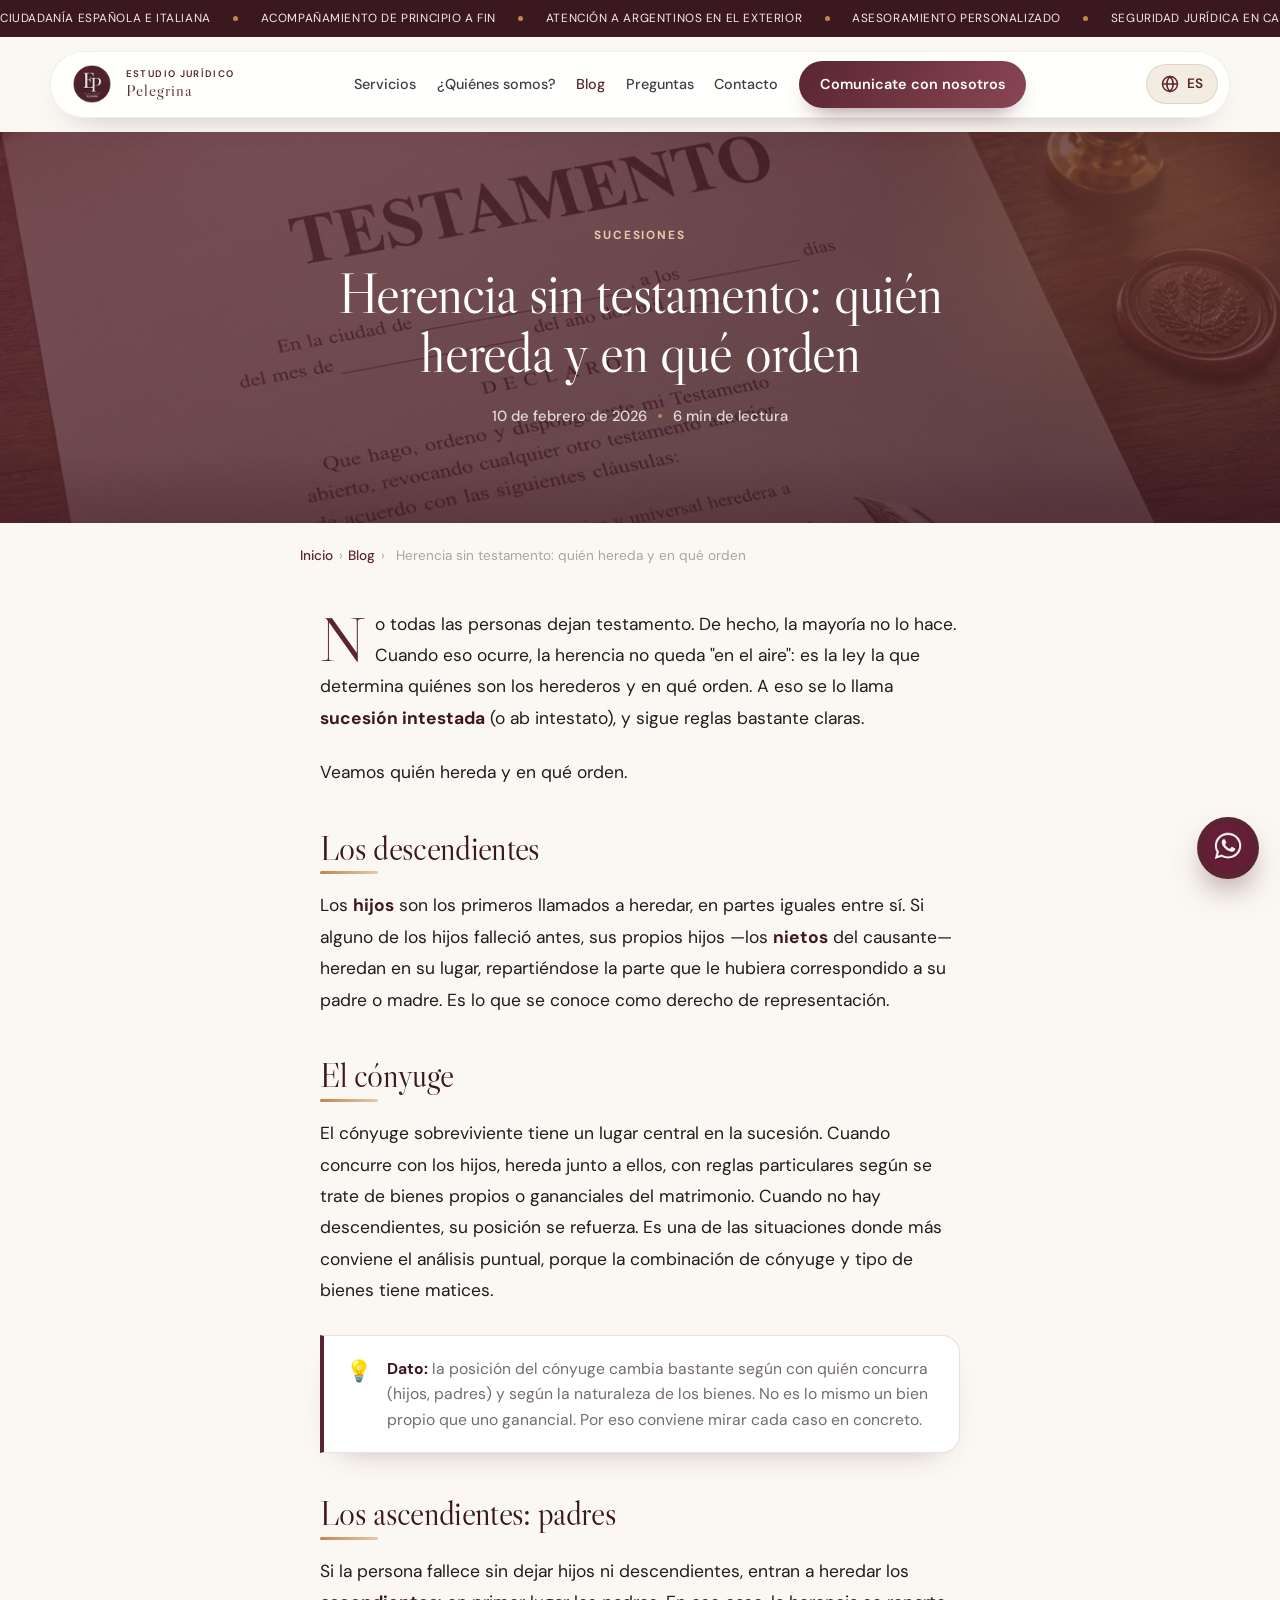
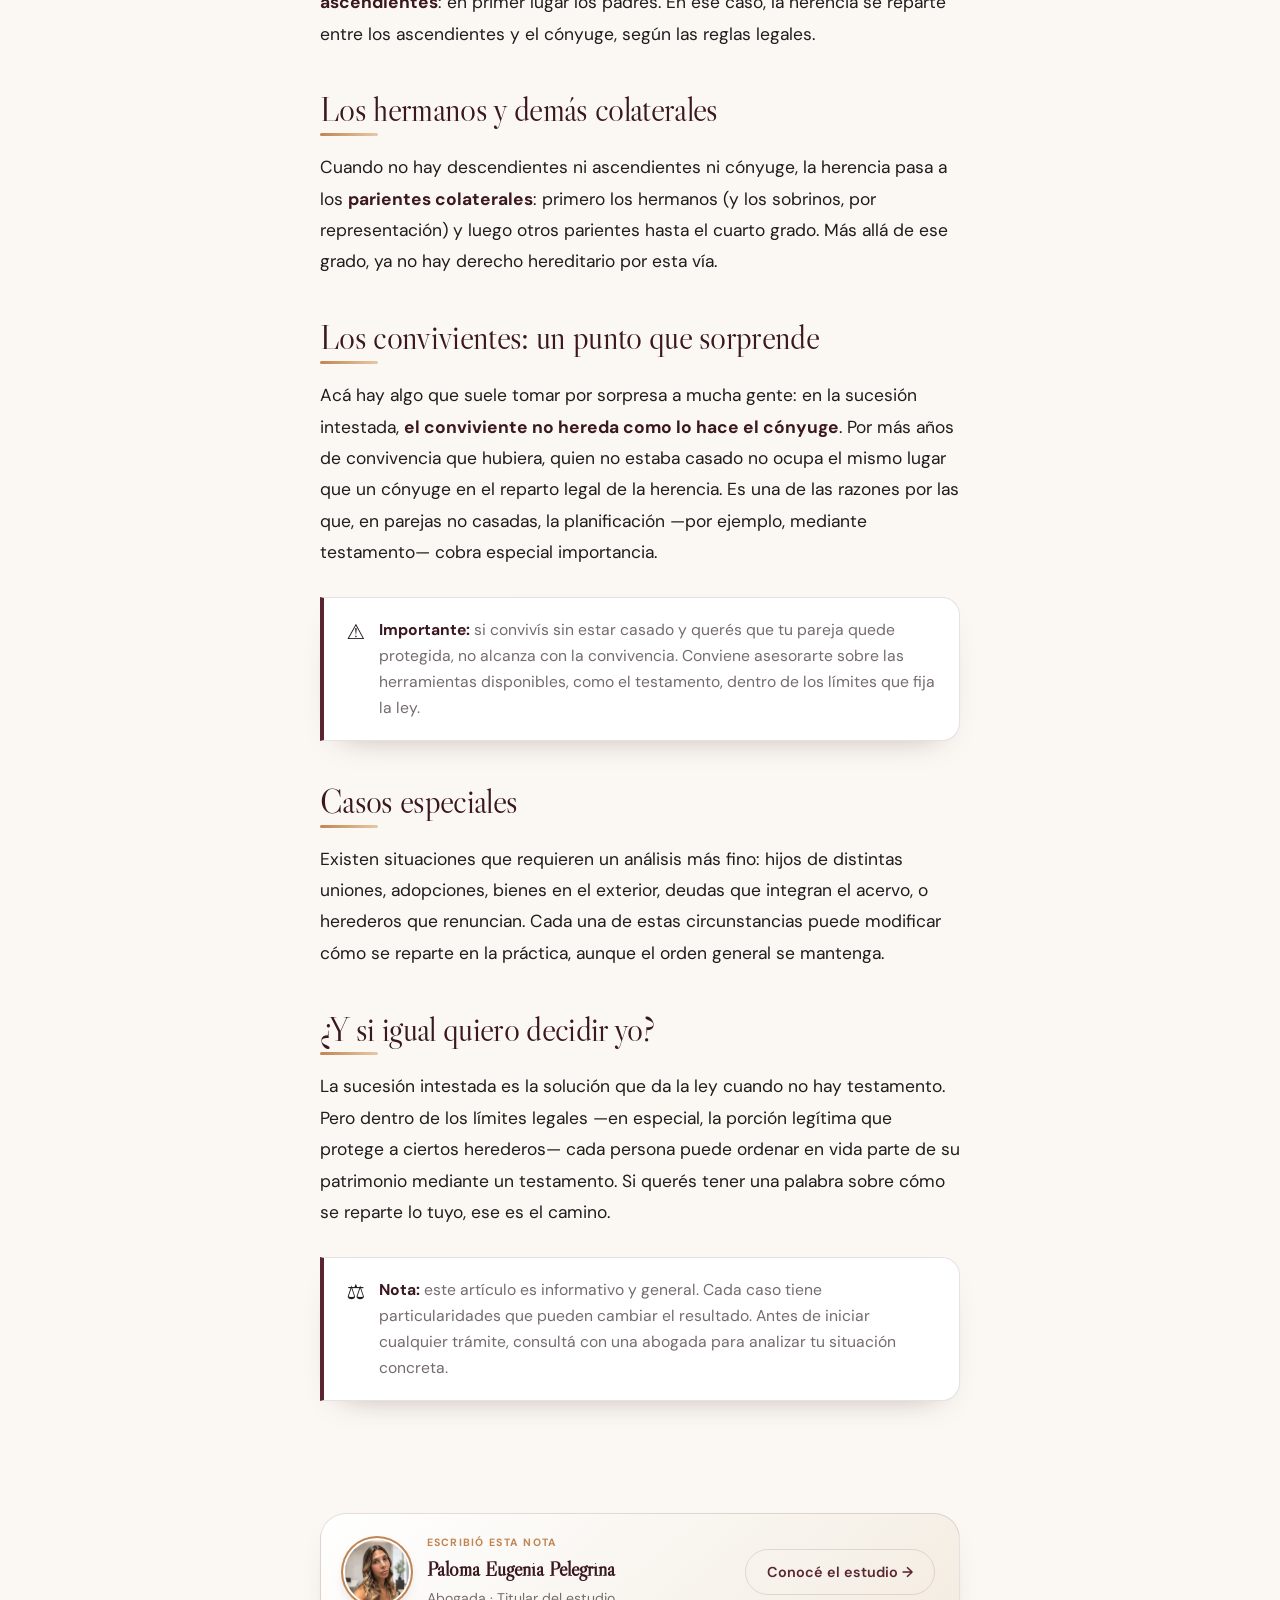
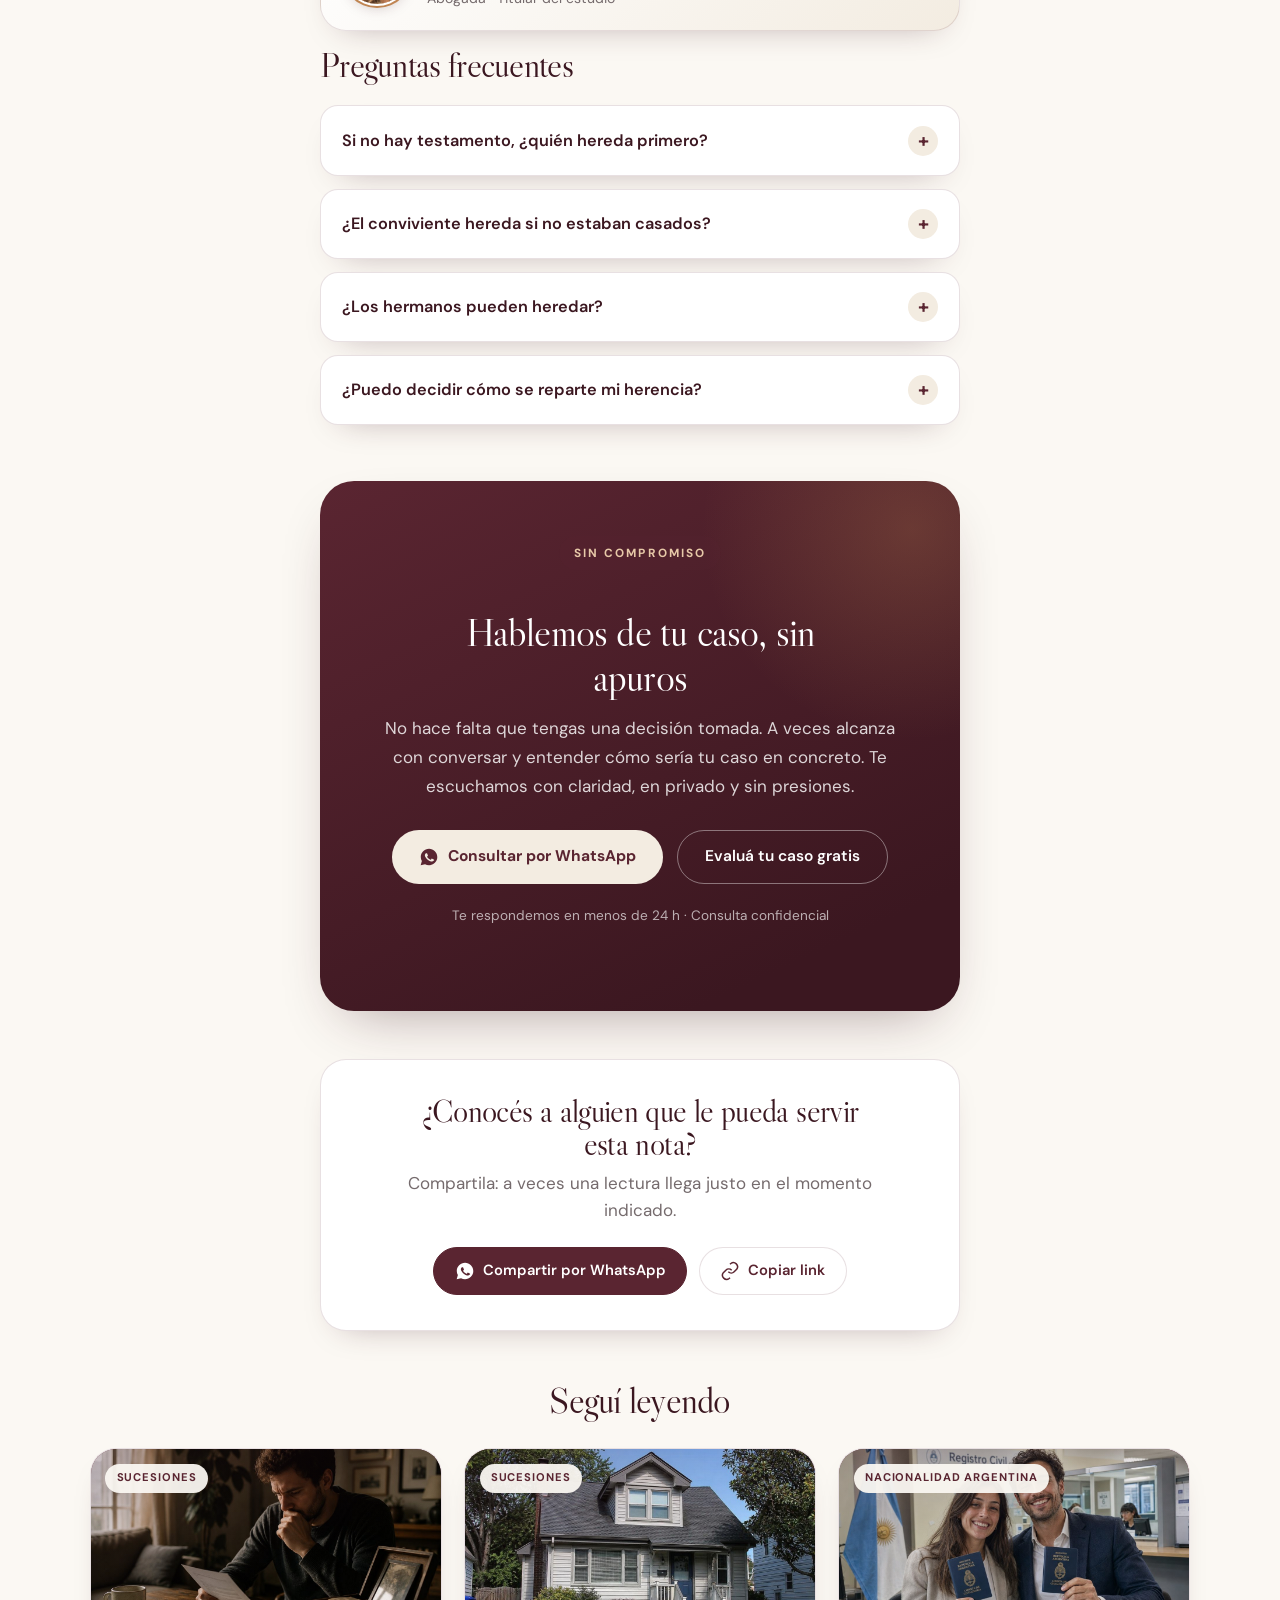
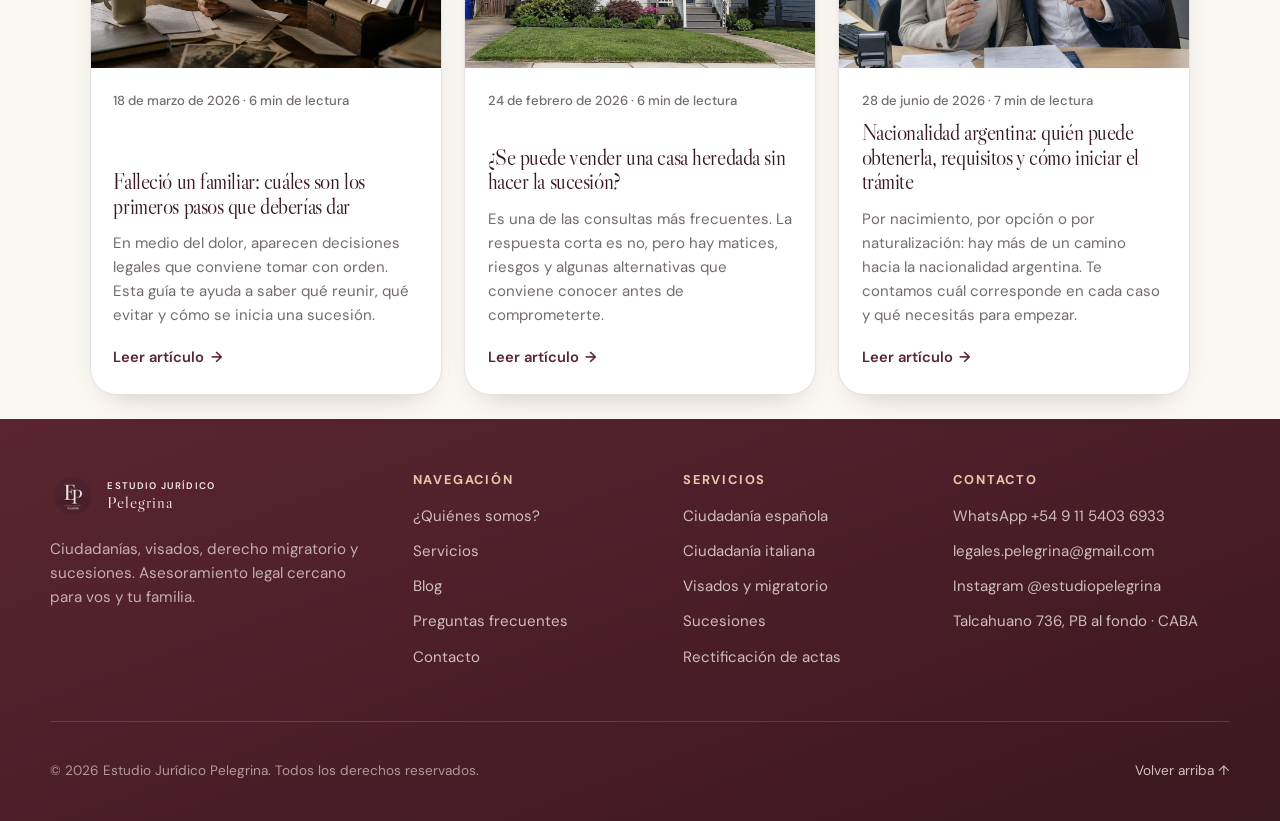
<file: blog/herencia-sin-testamento-quien-hereda.html>
<!doctype html>
<html lang="es">
<head>
  <meta charset="UTF-8">
  <meta name="viewport" content="width=device-width,initial-scale=1">
  <title>Herencia sin testamento: quién hereda y en qué orden · Estudio Jurídico Pelegrina</title>
  <meta name="description" content="Cuando una persona fallece sin dejar testamento, la ley define quién hereda y en qué orden. Te explicamos cómo funciona la sucesión intestada en Argentina.">
  <link rel="canonical" href="https://estudiopelegrina.com.ar/blog/herencia-sin-testamento-quien-hereda.html">
  <meta name="theme-color" content="#5A2531">
  <meta property="og:type" content="article">
  <meta property="og:locale" content="es_AR">
  <meta property="og:url" content="https://estudiopelegrina.com.ar/blog/herencia-sin-testamento-quien-hereda.html">
  <meta property="og:title" content="Herencia sin testamento: quién hereda y en qué orden">
  <meta property="og:description" content="Cuando una persona fallece sin dejar testamento, la ley define quién hereda y en qué orden. Te explicamos cómo funciona la sucesión intestada en Argentina.">
  <meta property="og:image" content="https://estudiopelegrina.com.ar/testamento-herencia.jpg">
  <meta property="article:published_time" content="2026-02-10">
  <meta property="article:section" content="Sucesiones">
  <meta name="twitter:card" content="summary_large_image">
  <script type="application/ld+json">
  {
  "@context": "https://schema.org",
  "@graph": [
    {
      "@type": "BlogPosting",
      "headline": "Herencia sin testamento: quién hereda y en qué orden",
      "description": "Cuando una persona fallece sin dejar testamento, la ley define quién hereda y en qué orden. Te explicamos cómo funciona la sucesión intestada en Argentina.",
      "image": "https://estudiopelegrina.com.ar/testamento-herencia.jpg",
      "datePublished": "2026-02-10",
      "dateModified": "2026-02-10",
      "articleSection": "Sucesiones",
      "inLanguage": "es-AR",
      "author": {
        "@type": "Person",
        "name": "Paloma Eugenia Pelegrina",
        "jobTitle": "Abogada"
      },
      "publisher": {
        "@type": "LegalService",
        "name": "Estudio Jurídico Pelegrina",
        "logo": {
          "@type": "ImageObject",
          "url": "https://estudiopelegrina.com.ar/logo.png"
        }
      },
      "mainEntityOfPage": {
        "@type": "WebPage",
        "@id": "https://estudiopelegrina.com.ar/blog/herencia-sin-testamento-quien-hereda.html"
      }
    },
    {
      "@type": "FAQPage",
      "mainEntity": [
        {
          "@type": "Question",
          "name": "Si no hay testamento, ¿quién hereda primero?",
          "acceptedAnswer": {
            "@type": "Answer",
            "text": "Los descendientes: los hijos, en partes iguales. Si un hijo falleció antes, sus hijos (los nietos del causante) heredan en su lugar por representación. El cónyuge concurre con los hijos según las reglas legales."
          }
        },
        {
          "@type": "Question",
          "name": "¿El conviviente hereda si no estaban casados?",
          "acceptedAnswer": {
            "@type": "Answer",
            "text": "En la sucesión intestada, el conviviente no hereda como el cónyuge, por más años de convivencia que hubiera. Por eso, en parejas no casadas, conviene analizar herramientas como el testamento para proteger a la pareja."
          }
        },
        {
          "@type": "Question",
          "name": "¿Los hermanos pueden heredar?",
          "acceptedAnswer": {
            "@type": "Answer",
            "text": "Sí, cuando no hay descendientes, ascendientes ni cónyuge. La herencia pasa a los colaterales: primero los hermanos y sobrinos, y luego otros parientes hasta el cuarto grado."
          }
        },
        {
          "@type": "Question",
          "name": "¿Puedo decidir cómo se reparte mi herencia?",
          "acceptedAnswer": {
            "@type": "Answer",
            "text": "Dentro de los límites que fija la ley —en especial la porción legítima que protege a ciertos herederos— podés ordenar parte de tu patrimonio mediante testamento. Conviene hacerlo con asesoramiento para que sea válido."
          }
        }
      ]
    },
    {
      "@type": "BreadcrumbList",
      "itemListElement": [
        {
          "@type": "ListItem",
          "position": 1,
          "name": "Inicio",
          "item": "https://estudiopelegrina.com.ar/"
        },
        {
          "@type": "ListItem",
          "position": 2,
          "name": "Blog",
          "item": "https://estudiopelegrina.com.ar/blog/"
        },
        {
          "@type": "ListItem",
          "position": 3,
          "name": "Herencia sin testamento: quién hereda y en qué orden",
          "item": "https://estudiopelegrina.com.ar/blog/herencia-sin-testamento-quien-hereda.html"
        }
      ]
    }
  ]
}
  </script>
  <link rel="icon" href="../logo.png" type="image/png">
  <link rel="apple-touch-icon" href="../logo.png">
  <link rel="preconnect" href="https://fonts.googleapis.com">
  <link rel="preconnect" href="https://fonts.gstatic.com" crossorigin>
  <link href="https://fonts.googleapis.com/css2?family=DM+Sans:opsz,wght@9..40,400;9..40,500;9..40,600;9..40,700&family=Libre+Caslon+Display&display=swap" rel="stylesheet">
  <link rel="stylesheet" href="../styles.css?v=18">
  <link rel="stylesheet" href="../responsive.css?v=17">
  <link rel="stylesheet" href="blog.css?v=10">
</head>
<body>
  <div class="ticker" aria-hidden="true">
    <div class="ticker-track">
      <span data-i18n="tk.1">Ciudadanía española e italiana</span><i></i>
      <span data-i18n="tk.2">Acompañamiento de principio a fin</span><i></i>
      <span data-i18n="tk.3">Atención a argentinos en el exterior</span><i></i>
      <span data-i18n="tk.4">Asesoramiento personalizado</span><i></i>
      <span data-i18n="tk.5">Seguridad jurídica en cada paso</span><i></i>
      <span data-i18n="tk.1">Ciudadanía española e italiana</span><i></i>
      <span data-i18n="tk.2">Acompañamiento de principio a fin</span><i></i>
      <span data-i18n="tk.3">Atención a argentinos en el exterior</span><i></i>
      <span data-i18n="tk.4">Asesoramiento personalizado</span><i></i>
      <span data-i18n="tk.5">Seguridad jurídica en cada paso</span><i></i>
    </div>
  </div>
  <header class="nav-wrap">
    <div class="nav-shell">
      <a class="brand" href="/" aria-label="Estudio Jurídico Pelegrina · Inicio">
        <img src="../logo.png" alt="Estudio Jurídico Pelegrina" class="brand-logo">
        <span class="brand-text"><b data-i18n="brand.sub">Estudio Jurídico</b><small>Pelegrina</small></span>
      </a>
      <nav class="nav-links" aria-label="Navegación principal">
        <a href="/#servicios" data-i18n="nav.servicios">Servicios</a>
        <a href="/#estudio" data-i18n="nav.quienes">¿Quiénes somos?</a>
        <a href="/blog/" class="active" data-i18n="nav.blog">Blog</a>
        <a href="/#faq" data-i18n="nav.faq">Preguntas</a>
        <a href="/#contacto" data-i18n="nav.contacto">Contacto</a>
        <a class="nav-cta" href="https://wa.me/5491154036933" target="_blank" rel="noopener" data-i18n="nav.cta">Comunicate con nosotros</a>
      </nav>
      <div class="nav-right">
        <div class="lang-switch">
          <button class="lang-btn" aria-haspopup="true" aria-expanded="false" aria-label="Cambiar idioma / Change language">
            <svg viewBox="0 0 24 24" width="20" height="20" aria-hidden="true" fill="none" stroke="currentColor" stroke-width="1.8"><circle cx="12" cy="12" r="9"/><path d="M3 12h18M12 3c2.5 2.5 3.8 5.7 3.8 9S14.5 18.5 12 21C9.5 18.5 8.2 15.3 8.2 12S9.5 5.5 12 3z"/></svg>
            <span class="lang-current">ES</span>
          </button>
          <div class="lang-menu" role="menu">
            <button data-lang="es" role="menuitem">🇪🇸 Español</button>
            <button data-lang="en" role="menuitem">🇬🇧 English</button>
            <button data-lang="it" role="menuitem">🇮🇹 Italiano</button>
          </div>
        </div>
        <button class="menu-btn" aria-expanded="false" aria-label="Abrir menú">
          <span></span><span></span><span></span>
        </button>
      </div>
    </div>
  </header>

  <main>
    <article>
      <header class="article-hero">
        <img class="hero-photo" src="../testamento-herencia.jpg" alt="" aria-hidden="true">
        <div class="article-hero-inner">
          <span class="article-cat" data-i18n="blog.cat.sucesiones">Sucesiones</span>
          <h1 data-i18n="post.h1">Herencia sin testamento: quién hereda y en qué orden</h1>
          <p class="article-meta" data-i18n="post.meta"><span>10 de febrero de 2026</span><i></i><span>6 min de lectura</span></p>
        </div>
        <div class="hero-fade" aria-hidden="true"></div>
      </header>

      <nav class="breadcrumb" aria-label="Ruta de navegación">
        <a href="/" data-i18n="blog.bc.home">Inicio</a><span>›</span><a href="/blog/">Blog</a><span>›</span><span class="bc-here" data-i18n="post.bc">Herencia sin testamento: quién hereda y en qué orden</span>
      </nav>

      <div class="article-body" data-i18n="post.body">
        <p>No todas las personas dejan testamento. De hecho, la mayoría no lo hace. Cuando eso ocurre, la herencia no queda "en el aire": es la ley la que determina quiénes son los herederos y en qué orden. A eso se lo llama <strong>sucesión intestada</strong> (o <em>ab intestato</em>), y sigue reglas bastante claras.</p>
<p>Veamos quién hereda y en qué orden.</p>

<h2>Los descendientes</h2>
<p>Los <strong>hijos</strong> son los primeros llamados a heredar, en partes iguales entre sí. Si alguno de los hijos falleció antes, sus propios hijos —los <strong>nietos</strong> del causante— heredan en su lugar, repartiéndose la parte que le hubiera correspondido a su padre o madre. Es lo que se conoce como derecho de representación.</p>

<h2>El cónyuge</h2>
<p>El cónyuge sobreviviente tiene un lugar central en la sucesión. Cuando concurre con los hijos, hereda junto a ellos, con reglas particulares según se trate de bienes propios o gananciales del matrimonio. Cuando no hay descendientes, su posición se refuerza. Es una de las situaciones donde más conviene el análisis puntual, porque la combinación de cónyuge y tipo de bienes tiene matices.</p>

<div class="callout"><span class="callout-ico">💡</span><p><strong>Dato:</strong> la posición del cónyuge cambia bastante según con quién concurra (hijos, padres) y según la naturaleza de los bienes. No es lo mismo un bien propio que uno ganancial. Por eso conviene mirar cada caso en concreto.</p></div>

<h2>Los ascendientes: padres</h2>
<p>Si la persona fallece sin dejar hijos ni descendientes, entran a heredar los <strong>ascendientes</strong>: en primer lugar los padres. En ese caso, la herencia se reparte entre los ascendientes y el cónyuge, según las reglas legales.</p>

<h2>Los hermanos y demás colaterales</h2>
<p>Cuando no hay descendientes ni ascendientes ni cónyuge, la herencia pasa a los <strong>parientes colaterales</strong>: primero los hermanos (y los sobrinos, por representación) y luego otros parientes hasta el cuarto grado. Más allá de ese grado, ya no hay derecho hereditario por esta vía.</p>

<h2>Los convivientes: un punto que sorprende</h2>
<p>Acá hay algo que suele tomar por sorpresa a mucha gente: en la sucesión intestada, <strong>el conviviente no hereda como lo hace el cónyuge</strong>. Por más años de convivencia que hubiera, quien no estaba casado no ocupa el mismo lugar que un cónyuge en el reparto legal de la herencia. Es una de las razones por las que, en parejas no casadas, la planificación —por ejemplo, mediante testamento— cobra especial importancia.</p>

<div class="callout"><span class="callout-ico">⚠️</span><p><strong>Importante:</strong> si convivís sin estar casado y querés que tu pareja quede protegida, no alcanza con la convivencia. Conviene asesorarte sobre las herramientas disponibles, como el testamento, dentro de los límites que fija la ley.</p></div>

<h2>Casos especiales</h2>
<p>Existen situaciones que requieren un análisis más fino: hijos de distintas uniones, adopciones, bienes en el exterior, deudas que integran el acervo, o herederos que renuncian. Cada una de estas circunstancias puede modificar cómo se reparte en la práctica, aunque el orden general se mantenga.</p>

<h2>¿Y si igual quiero decidir yo?</h2>
<p>La sucesión intestada es la solución que da la ley cuando no hay testamento. Pero dentro de los límites legales —en especial, la porción legítima que protege a ciertos herederos— cada persona puede ordenar en vida parte de su patrimonio mediante un testamento. Si querés tener una palabra sobre cómo se reparte lo tuyo, ese es el camino.</p>

<div class="callout"><span class="callout-ico">⚖️</span><p><strong>Nota:</strong> este artículo es informativo y general. Cada caso tiene particularidades que pueden cambiar el resultado. Antes de iniciar cualquier trámite, consultá con una abogada para analizar tu situación concreta.</p></div>
      </div>

      <div class="article-author-wrap">
        <div class="article-author reveal">
          <img src="../paloma-selfie.png" alt="Paloma Eugenia Pelegrina">
          <div class="article-author-info">
            <small data-i18n="blog.author.wrote">Escribió esta nota</small>
            <b>Paloma Eugenia Pelegrina</b>
            <span data-i18n="blog.author.role">Abogada · Titular del estudio</span>
          </div>
          <a class="btn btn-outline-wine" href="/#estudio" data-i18n="blog.author.more">Conocé el estudio →</a>
        </div>
      </div>

      <section class="article-faq">
        <h2 data-i18n="blog.faq.h2">Preguntas frecuentes</h2>
        <div class="afaq-item reveal">
        <button aria-expanded="false"><span data-i18n="p.herencia-sin-testamento-quien-hereda.faq0.q">Si no hay testamento, ¿quién hereda primero?</span><b>+</b></button>
        <div class="afaq-panel"><div><p data-i18n="p.herencia-sin-testamento-quien-hereda.faq0.a">Los descendientes: los hijos, en partes iguales. Si un hijo falleció antes, sus hijos (los nietos del causante) heredan en su lugar por representación. El cónyuge concurre con los hijos según las reglas legales.</p></div></div>
      </div>
      <div class="afaq-item reveal">
        <button aria-expanded="false"><span data-i18n="p.herencia-sin-testamento-quien-hereda.faq1.q">¿El conviviente hereda si no estaban casados?</span><b>+</b></button>
        <div class="afaq-panel"><div><p data-i18n="p.herencia-sin-testamento-quien-hereda.faq1.a">En la sucesión intestada, el conviviente no hereda como el cónyuge, por más años de convivencia que hubiera. Por eso, en parejas no casadas, conviene analizar herramientas como el testamento para proteger a la pareja.</p></div></div>
      </div>
      <div class="afaq-item reveal">
        <button aria-expanded="false"><span data-i18n="p.herencia-sin-testamento-quien-hereda.faq2.q">¿Los hermanos pueden heredar?</span><b>+</b></button>
        <div class="afaq-panel"><div><p data-i18n="p.herencia-sin-testamento-quien-hereda.faq2.a">Sí, cuando no hay descendientes, ascendientes ni cónyuge. La herencia pasa a los colaterales: primero los hermanos y sobrinos, y luego otros parientes hasta el cuarto grado.</p></div></div>
      </div>
      <div class="afaq-item reveal">
        <button aria-expanded="false"><span data-i18n="p.herencia-sin-testamento-quien-hereda.faq3.q">¿Puedo decidir cómo se reparte mi herencia?</span><b>+</b></button>
        <div class="afaq-panel"><div><p data-i18n="p.herencia-sin-testamento-quien-hereda.faq3.a">Dentro de los límites que fija la ley —en especial la porción legítima que protege a ciertos herederos— podés ordenar parte de tu patrimonio mediante testamento. Conviene hacerlo con asesoramiento para que sea válido.</p></div></div>
      </div>
      </section>

      <section class="article-cta">
        <div class="article-cta-card reveal">
          <p class="eyebrow" data-i18n="blog.cta.eyebrow">Sin compromiso</p>
          <h2 data-i18n="blog.cta.h2">Hablemos de tu caso, sin apuros</h2>
          <p data-i18n="blog.cta.p">No hace falta que tengas una decisión tomada. A veces alcanza con conversar y entender cómo sería tu caso en concreto. Te escuchamos con claridad, en privado y sin presiones.</p>
          <div class="article-cta-actions">
            <a class="btn btn-whatsapp" href="https://wa.me/5491154036933" target="_blank" rel="noopener"><svg viewBox="0 0 24 24" fill="currentColor" aria-hidden="true"><path d="M12.04 2C6.58 2 2.13 6.45 2.13 11.91c0 1.75.46 3.45 1.32 4.95L2 22l5.25-1.38c1.45.79 3.08 1.21 4.79 1.21 5.46 0 9.91-4.45 9.91-9.91C21.95 6.45 17.5 2 12.04 2zm5.8 14.01c-.24.68-1.42 1.32-1.95 1.36-.5.05-.95.24-3.2-.67-2.7-1.06-4.42-3.8-4.55-3.98-.13-.18-1.1-1.46-1.1-2.78 0-1.32.69-1.97.94-2.24.24-.27.53-.34.71-.34.18 0 .35 0 .5.01.16.01.38-.06.59.45.24.58.79 2 .86 2.14.07.14.12.31.02.5-.09.18-.14.29-.28.45-.14.16-.29.36-.42.48-.14.14-.28.29-.12.57.16.27.72 1.18 1.54 1.91 1.06.95 1.96 1.24 2.24 1.38.28.14.44.12.6-.07.16-.18.7-.81.88-1.09.18-.27.37-.23.62-.14.25.09 1.6.76 1.87.9.28.14.46.21.53.32.07.12.07.68-.17 1.36z"/></svg> <span data-i18n="blog.cta.wa">Consultar por WhatsApp</span></a>
            <a class="btn btn-ghost" href="/#consulta" data-i18n="blog.cta.btn">Evaluá tu caso gratis</a>
          </div>
          <p class="note" data-i18n="blog.cta.note">Te respondemos en menos de 24 h · Consulta confidencial</p>
        </div>
      </section>

      <section class="article-share">
        <div class="share-card reveal">
          <h2 data-i18n="blog.share.h2">¿Conocés a alguien que le pueda servir esta nota?</h2>
          <p data-i18n="blog.share.p">Compartila: a veces una lectura llega justo en el momento indicado.</p>
          <div class="share-actions">
            <button class="share-btn wa" data-share="whatsapp"><svg viewBox="0 0 24 24" fill="currentColor" aria-hidden="true"><path d="M12.04 2C6.58 2 2.13 6.45 2.13 11.91c0 1.75.46 3.45 1.32 4.95L2 22l5.25-1.38c1.45.79 3.08 1.21 4.79 1.21 5.46 0 9.91-4.45 9.91-9.91C21.95 6.45 17.5 2 12.04 2zm5.8 14.01c-.24.68-1.42 1.32-1.95 1.36-.5.05-.95.24-3.2-.67-2.7-1.06-4.42-3.8-4.55-3.98-.13-.18-1.1-1.46-1.1-2.78 0-1.32.69-1.97.94-2.24.24-.27.53-.34.71-.34.18 0 .35 0 .5.01.16.01.38-.06.59.45.24.58.79 2 .86 2.14.07.14.12.31.02.5-.09.18-.14.29-.28.45-.14.16-.29.36-.42.48-.14.14-.28.29-.12.57.16.27.72 1.18 1.54 1.91 1.06.95 1.96 1.24 2.24 1.38.28.14.44.12.6-.07.16-.18.7-.81.88-1.09.18-.27.37-.23.62-.14.25.09 1.6.76 1.87.9.28.14.46.21.53.32.07.12.07.68-.17 1.36z"/></svg> <span data-i18n="blog.share.wa">Compartir por WhatsApp</span></button>
            <button class="share-btn" data-share="copy"><svg viewBox="0 0 24 24" fill="none" stroke="currentColor" stroke-width="1.8" aria-hidden="true"><path d="M10 13a5 5 0 0 0 7 0l3-3a5 5 0 0 0-7-7l-1 1"/><path d="M14 11a5 5 0 0 0-7 0l-3 3a5 5 0 0 0 7 7l1-1"/></svg> <span data-i18n="blog.share.copy">Copiar link</span></button>
            <button class="share-btn" data-share="more"><svg viewBox="0 0 24 24" fill="none" stroke="currentColor" stroke-width="1.8" aria-hidden="true"><circle cx="18" cy="5" r="3"/><circle cx="6" cy="12" r="3"/><circle cx="18" cy="19" r="3"/><path d="M8.6 13.5l6.8 4M15.4 6.5l-6.8 4"/></svg> <span data-i18n="blog.share.more">Más opciones</span></button>
          </div>
        </div>
      </section>
    </article>

    <section class="article-related">
      <h2 data-i18n="blog.related">Seguí leyendo</h2>
      <div class="related-grid">
      <a class="post-card reveal" href="fallecio-un-familiar-primeros-pasos.html" data-cat="sucesiones">
        <div class="post-card-media"><span class="post-tag" data-i18n="blog.cat.sucesiones">Sucesiones</span><img src="../herencia-documentos.jpg" alt="Falleció un familiar: cuáles son los primeros pasos que deberías dar" loading="lazy" width="1200" height="800"></div>
        <div class="post-card-body">
          <p class="post-meta" data-i18n="p.fallecio-un-familiar-primeros-pasos.meta">18 de marzo de 2026 · 6 min de lectura</p>
          <h3 data-i18n="p.fallecio-un-familiar-primeros-pasos.title">Falleció un familiar: cuáles son los primeros pasos que deberías dar</h3>
          <p data-i18n="p.fallecio-un-familiar-primeros-pasos.excerpt">En medio del dolor, aparecen decisiones legales que conviene tomar con orden. Esta guía te ayuda a saber qué reunir, qué evitar y cómo se inicia una sucesión.</p>
          <span class="post-more" data-i18n="blog.read">Leer artículo</span>
        </div>
      </a>
      <a class="post-card reveal" href="vender-casa-heredada-sin-sucesion.html" data-cat="sucesiones">
        <div class="post-card-media"><span class="post-tag" data-i18n="blog.cat.sucesiones">Sucesiones</span><img src="../casa-heredada-venta.jpg" alt="¿Se puede vender una casa heredada sin hacer la sucesión?" loading="lazy" width="1200" height="900"></div>
        <div class="post-card-body">
          <p class="post-meta" data-i18n="p.vender-casa-heredada-sin-sucesion.meta">24 de febrero de 2026 · 6 min de lectura</p>
          <h3 data-i18n="p.vender-casa-heredada-sin-sucesion.title">¿Se puede vender una casa heredada sin hacer la sucesión?</h3>
          <p data-i18n="p.vender-casa-heredada-sin-sucesion.excerpt">Es una de las consultas más frecuentes. La respuesta corta es no, pero hay matices, riesgos y algunas alternativas que conviene conocer antes de comprometerte.</p>
          <span class="post-more" data-i18n="blog.read">Leer artículo</span>
        </div>
      </a>
      <a class="post-card reveal" href="nacionalidad-argentina-requisitos-tramite.html" data-cat="arg">
        <div class="post-card-media"><span class="post-tag" data-i18n="blog.cat.arg">Nacionalidad argentina</span><img src="../nacionalidad-argentina-registro.jpg" alt="Nacionalidad argentina: quién puede obtenerla, requisitos y cómo iniciar el trámite" loading="lazy" width="1200" height="900"></div>
        <div class="post-card-body">
          <p class="post-meta" data-i18n="p.nacionalidad-argentina-requisitos-tramite.meta">28 de junio de 2026 · 7 min de lectura</p>
          <h3 data-i18n="p.nacionalidad-argentina-requisitos-tramite.title">Nacionalidad argentina: quién puede obtenerla, requisitos y cómo iniciar el trámite</h3>
          <p data-i18n="p.nacionalidad-argentina-requisitos-tramite.excerpt">Por nacimiento, por opción o por naturalización: hay más de un camino hacia la nacionalidad argentina. Te contamos cuál corresponde en cada caso y qué necesitás para empezar.</p>
          <span class="post-more" data-i18n="blog.read">Leer artículo</span>
        </div>
      </a>
      </div>
    </section>
  </main>

  <footer class="footer">
    <div class="footer-grid">
      <div class="footer-brand">
        <a class="brand" href="/">
          <img src="../logo.png" alt="Estudio Jurídico Pelegrina" class="brand-logo">
          <span class="brand-text"><b data-i18n="brand.sub">Estudio Jurídico</b><small>Pelegrina</small></span>
        </a>
        <p data-i18n="footer.desc">Ciudadanías, visados, derecho migratorio y sucesiones. Asesoramiento legal cercano para vos y tu familia.</p>
      </div>
      <div class="footer-col">
        <h4 data-i18n="footer.nav">Navegación</h4>
        <a href="/#estudio" data-i18n="nav.quienes">¿Quiénes somos?</a>
        <a href="/#servicios" data-i18n="nav.servicios">Servicios</a>
        <a href="/blog/" data-i18n="nav.blog">Blog</a>
        <a href="/#faq" data-i18n="footer.faq">Preguntas frecuentes</a>
        <a href="/#contacto" data-i18n="nav.contacto">Contacto</a>
      </div>
      <div class="footer-col">
        <h4 data-i18n="footer.serv">Servicios</h4>
        <a href="/#contacto" data-i18n="acc.ciud.esp">Ciudadanía española</a>
        <a href="/#contacto" data-i18n="acc.ciud.ita">Ciudadanía italiana</a>
        <a href="/#contacto" data-i18n="svc2.title">Visados y migratorio</a>
        <a href="/#contacto" data-i18n="acc.suc">Sucesiones</a>
        <a href="/#contacto" data-i18n="acc.rect">Rectificación de actas</a>
      </div>
      <div class="footer-col">
        <h4 data-i18n="nav.contacto">Contacto</h4>
        <a href="https://wa.me/5491154036933" target="_blank" rel="noopener">WhatsApp +54 9 11 5403 6933</a>
        <a href="mailto:legales.pelegrina@gmail.com">legales.pelegrina@gmail.com</a>
        <a href="https://www.instagram.com/estudiopelegrina/" target="_blank" rel="noopener">Instagram @estudiopelegrina</a>
        <a href="https://www.google.com/maps/search/?api=1&query=Talcahuano+736+CABA" target="_blank" rel="noopener">Talcahuano 736, PB al fondo · CABA</a>
      </div>
    </div>
    <div class="footer-bottom">
      <p>© <span id="year"></span> <span data-i18n="footer.copy">Estudio Jurídico Pelegrina. Todos los derechos reservados.</span></p>
      <a href="#inicio" data-i18n="footer.top">Volver arriba ↑</a>
    </div>
  </footer>

  <a class="float-wa" href="https://wa.me/5491154036933" target="_blank" rel="noopener" aria-label="Consultar por WhatsApp">
    <img src="../icono-whatsapp.png" alt="">
    <span class="float-wa-pulse"></span>
  </a>
  <div class="scroll-progress" id="scrollProgress" aria-hidden="true"></div>
  <script>window.PAGE_I18N={"en":{"p.herencia-sin-testamento-quien-hereda.title":"Inheritance without a will: who inherits and in what order","post.h1":"Inheritance without a will: who inherits and in what order","post.bc":"Inheritance without a will: who inherits and in what order","post.meta":"<span>February 10, 2026</span><i></i><span>6 min read</span>","post.body":"<p>Not everyone leaves a will. In fact, most people don't. When that happens, the inheritance is not left \"up in the air\": the law determines who the heirs are and in what order. This is called <strong>intestate succession</strong> (<em>ab intestato</em>), and it follows fairly clear rules.</p>\n<p>Let's see who inherits, and in what order.</p>\n\n<h2>Descendants</h2>\n<p><strong>Children</strong> are the first called to inherit, in equal shares. If one of the children died earlier, that child's own children — the deceased's <strong>grandchildren</strong> — inherit in their place, sharing the portion that would have gone to their father or mother. This is known as the right of representation.</p>\n\n<h2>The spouse</h2>\n<p>The surviving spouse holds a central place in the succession. When concurring with children, the spouse inherits alongside them, under specific rules depending on whether the assets are personal or marital property. When there are no descendants, the spouse's position is strengthened. It is one of the situations where a case-by-case analysis matters most, because the combination of spouse and asset type has nuances.</p>\n\n<div class=\"callout\"><span class=\"callout-ico\">💡</span><p><strong>Fact:</strong> the spouse's position changes considerably depending on who they concur with (children, parents) and on the nature of the assets. Personal property and marital property are not the same. That is why each case deserves a specific look.</p></div>\n\n<h2>Ascendants: the parents</h2>\n<p>If the person dies leaving no children or descendants, the <strong>ascendants</strong> inherit: first the parents. In that case, the inheritance is shared between the ascendants and the spouse, under the legal rules.</p>\n\n<h2>Siblings and other collaterals</h2>\n<p>When there are no descendants, no ascendants and no spouse, the inheritance passes to <strong>collateral relatives</strong>: first siblings (and nephews/nieces, by representation) and then other relatives up to the fourth degree. Beyond that degree, there is no inheritance right through this route.</p>\n\n<h2>Unmarried partners: a point that surprises</h2>\n<p>Here is something that often catches people off guard: in intestate succession, <strong>an unmarried partner does not inherit the way a spouse does</strong>. No matter how many years of cohabitation, a partner who was not married does not hold the same place as a spouse in the legal distribution. It is one of the reasons why, for unmarried couples, planning — for example through a will — becomes especially important.</p>\n\n<div class=\"callout\"><span class=\"callout-ico\">⚠️</span><p><strong>Important:</strong> if you live with your partner unmarried and want them protected, cohabitation alone is not enough. Get advice on the available tools, such as a will, within the limits set by law.</p></div>\n\n<h2>Special cases</h2>\n<p>Some situations call for a finer analysis: children from different unions, adoptions, assets abroad, debts within the estate, or heirs who renounce. Each of these circumstances can change how the estate is actually distributed, even though the general order stands.</p>\n\n<h2>What if I want to decide for myself?</h2>\n<p>Intestate succession is the law's solution when there is no will. But within legal limits — especially the forced share that protects certain heirs — every person can arrange part of their patrimony during their lifetime through a will. If you want a say in how what is yours is distributed, that is the way.</p>\n\n<div class=\"callout\"><span class=\"callout-ico\">⚖️</span><p><strong>Note:</strong> this article is general information only. Every case has particularities that can change the outcome. Before starting any procedure, consult a lawyer to analyze your specific situation.</p></div>","p.herencia-sin-testamento-quien-hereda.faq0.q":"If there is no will, who inherits first?","p.herencia-sin-testamento-quien-hereda.faq0.a":"The descendants: the children, in equal shares. If a child died earlier, that child's children (the deceased's grandchildren) inherit in their place by representation. The spouse concurs with the children under the legal rules.","p.herencia-sin-testamento-quien-hereda.faq1.q":"Does an unmarried partner inherit?","p.herencia-sin-testamento-quien-hereda.faq1.a":"In intestate succession, an unmarried partner does not inherit the way a spouse does, regardless of the years of cohabitation. For unmarried couples, tools such as a will are worth considering to protect the partner.","p.herencia-sin-testamento-quien-hereda.faq2.q":"Can siblings inherit?","p.herencia-sin-testamento-quien-hereda.faq2.a":"Yes, when there are no descendants, ascendants or spouse. The inheritance passes to collaterals: first siblings and nephews/nieces, then other relatives up to the fourth degree.","p.herencia-sin-testamento-quien-hereda.faq3.q":"Can I decide how my inheritance is distributed?","p.herencia-sin-testamento-quien-hereda.faq3.a":"Within the limits set by law — especially the forced share protecting certain heirs — you can arrange part of your patrimony through a will. It is best done with advice so that it is valid.","p.fallecio-un-familiar-primeros-pasos.title":"A family member passed away: the first steps you should take","p.fallecio-un-familiar-primeros-pasos.excerpt":"In the midst of grief, legal decisions appear that are best handled in order. This guide helps you know what to gather, what to avoid and how a succession begins.","p.fallecio-un-familiar-primeros-pasos.meta":"March 18, 2026 · 6 min read","p.vender-casa-heredada-sin-sucesion.title":"Can you sell an inherited house without going through probate?","p.vender-casa-heredada-sin-sucesion.excerpt":"It is one of the most frequent questions. The short answer is no — but there are nuances, risks and some alternatives worth knowing before committing.","p.vender-casa-heredada-sin-sucesion.meta":"February 24, 2026 · 6 min read","p.nacionalidad-argentina-requisitos-tramite.title":"Argentine nationality: who can obtain it, requirements and how to start","p.nacionalidad-argentina-requisitos-tramite.excerpt":"By birth, by option or by naturalization: there is more than one path to Argentine nationality. We explain which applies in each case and what you need to get started.","p.nacionalidad-argentina-requisitos-tramite.meta":"June 28, 2026 · 7 min read"},"it":{"p.herencia-sin-testamento-quien-hereda.title":"Eredità senza testamento: chi eredita e in quale ordine","post.h1":"Eredità senza testamento: chi eredita e in quale ordine","post.bc":"Eredità senza testamento: chi eredita e in quale ordine","post.meta":"<span>10 febbraio 2026</span><i></i><span>6 min di lettura</span>","post.body":"<p>Non tutte le persone lasciano un testamento. Anzi, la maggior parte non lo fa. Quando succede, l'eredità non resta \"in sospeso\": è la legge a determinare chi sono gli eredi e in quale ordine. Si chiama <strong>successione intestata</strong> (o <em>ab intestato</em>), e segue regole abbastanza chiare.</p>\n<p>Vediamo chi eredita e in quale ordine.</p>\n\n<h2>I discendenti</h2>\n<p>I <strong>figli</strong> sono i primi chiamati a ereditare, in parti uguali tra loro. Se uno dei figli è morto prima, i suoi figli — i <strong>nipoti</strong> del defunto — ereditano al suo posto, dividendosi la parte che sarebbe spettata al padre o alla madre. È il cosiddetto diritto di rappresentazione.</p>\n\n<h2>Il coniuge</h2>\n<p>Il coniuge superstite ha un posto centrale nella successione. Quando concorre con i figli, eredita insieme a loro, con regole particolari a seconda che si tratti di beni personali o della comunione matrimoniale. Quando non ci sono discendenti, la sua posizione si rafforza. È una delle situazioni in cui più conviene un'analisi puntuale, perché la combinazione di coniuge e tipo di beni ha sfumature.</p>\n\n<div class=\"callout\"><span class=\"callout-ico\">💡</span><p><strong>Dato:</strong> la posizione del coniuge cambia parecchio a seconda di chi concorre con lui (figli, genitori) e della natura dei beni. Un bene personale non è lo stesso di uno della comunione. Per questo conviene esaminare ogni caso in concreto.</p></div>\n\n<h2>Gli ascendenti: i genitori</h2>\n<p>Se la persona muore senza lasciare figli né discendenti, entrano a ereditare gli <strong>ascendenti</strong>: in primo luogo i genitori. In quel caso, l'eredità si divide tra gli ascendenti e il coniuge, secondo le regole legali.</p>\n\n<h2>I fratelli e gli altri collaterali</h2>\n<p>Quando non ci sono discendenti, ascendenti né coniuge, l'eredità passa ai <strong>parenti collaterali</strong>: prima i fratelli (e i nipoti, per rappresentazione) e poi altri parenti fino al quarto grado. Oltre quel grado, non c'è diritto ereditario per questa via.</p>\n\n<h2>I conviventi: un punto che sorprende</h2>\n<p>Qui c'è qualcosa che di solito coglie di sorpresa molte persone: nella successione intestata, <strong>il convivente non eredita come il coniuge</strong>. Per quanti anni di convivenza ci siano stati, chi non era sposato non occupa lo stesso posto di un coniuge nella distribuzione legale dell'eredità. È uno dei motivi per cui, nelle coppie non sposate, la pianificazione — ad esempio attraverso un testamento — assume particolare importanza.</p>\n\n<div class=\"callout\"><span class=\"callout-ico\">⚠️</span><p><strong>Importante:</strong> se convivete senza essere sposati e volete che il vostro partner sia tutelato, la convivenza non basta. Conviene informarsi sugli strumenti disponibili, come il testamento, entro i limiti fissati dalla legge.</p></div>\n\n<h2>Casi particolari</h2>\n<p>Esistono situazioni che richiedono un'analisi più fine: figli di unioni diverse, adozioni, beni all'estero, debiti che fanno parte dell'asse, o eredi che rinunciano. Ognuna di queste circostanze può modificare come si divide in pratica, anche se l'ordine generale resta.</p>\n\n<h2>E se voglio comunque decidere io?</h2>\n<p>La successione intestata è la soluzione che dà la legge quando non c'è testamento. Ma entro i limiti legali — in particolare la quota di legittima che tutela certi eredi — ogni persona può ordinare in vita parte del proprio patrimonio attraverso un testamento. Se volete avere voce su come si distribuisce ciò che è vostro, quella è la strada.</p>\n\n<div class=\"callout\"><span class=\"callout-ico\">⚖️</span><p><strong>Nota:</strong> questo articolo è informativo e generale. Ogni caso presenta particolarità che possono cambiare il risultato. Prima di avviare qualsiasi pratica, consultate un avvocato per analizzare la vostra situazione concreta.</p></div>","p.herencia-sin-testamento-quien-hereda.faq0.q":"Se non c'è testamento, chi eredita per primo?","p.herencia-sin-testamento-quien-hereda.faq0.a":"I discendenti: i figli, in parti uguali. Se un figlio è morto prima, i suoi figli (i nipoti del defunto) ereditano al suo posto per rappresentazione. Il coniuge concorre con i figli secondo le regole legali.","p.herencia-sin-testamento-quien-hereda.faq1.q":"Il convivente eredita se non erano sposati?","p.herencia-sin-testamento-quien-hereda.faq1.a":"Nella successione intestata, il convivente non eredita come il coniuge, per quanti anni di convivenza ci siano stati. Per questo, nelle coppie non sposate, conviene valutare strumenti come il testamento per tutelare il partner.","p.herencia-sin-testamento-quien-hereda.faq2.q":"I fratelli possono ereditare?","p.herencia-sin-testamento-quien-hereda.faq2.a":"Sì, quando non ci sono discendenti, ascendenti né coniuge. L'eredità passa ai collaterali: prima i fratelli e i nipoti, poi altri parenti fino al quarto grado.","p.herencia-sin-testamento-quien-hereda.faq3.q":"Posso decidere come si distribuisce la mia eredità?","p.herencia-sin-testamento-quien-hereda.faq3.a":"Entro i limiti fissati dalla legge — in particolare la quota di legittima che tutela certi eredi — potete disporre di parte del vostro patrimonio con un testamento. Conviene farlo con consulenza perché sia valido.","p.fallecio-un-familiar-primeros-pasos.title":"È mancato un familiare: quali sono i primi passi da fare","p.fallecio-un-familiar-primeros-pasos.excerpt":"Nel mezzo del dolore compaiono decisioni legali che conviene affrontare con ordine. Questa guida vi aiuta a sapere cosa riunire, cosa evitare e come si avvia una successione.","p.fallecio-un-familiar-primeros-pasos.meta":"18 marzo 2026 · 6 min di lettura","p.vender-casa-heredada-sin-sucesion.title":"Si può vendere una casa ereditata senza fare la successione?","p.vender-casa-heredada-sin-sucesion.excerpt":"È una delle domande più frequenti. La risposta breve è no, ma ci sono sfumature, rischi e alcune alternative che conviene conoscere prima di impegnarsi.","p.vender-casa-heredada-sin-sucesion.meta":"24 febbraio 2026 · 6 min di lettura","p.nacionalidad-argentina-requisitos-tramite.title":"Cittadinanza argentina: chi può ottenerla, requisiti e come avviare la pratica","p.nacionalidad-argentina-requisitos-tramite.excerpt":"Per nascita, per opzione o per naturalizzazione: c'è più di una strada verso la cittadinanza argentina. Vi spieghiamo quale corrisponde in ogni caso e cosa serve per iniziare.","p.nacionalidad-argentina-requisitos-tramite.meta":"28 giugno 2026 · 7 min di lettura"}};</script>
  <script src="../i18n.js?v=14"></script>
  <script src="blog.js?v=10"></script>
</body>
</html>
</file>
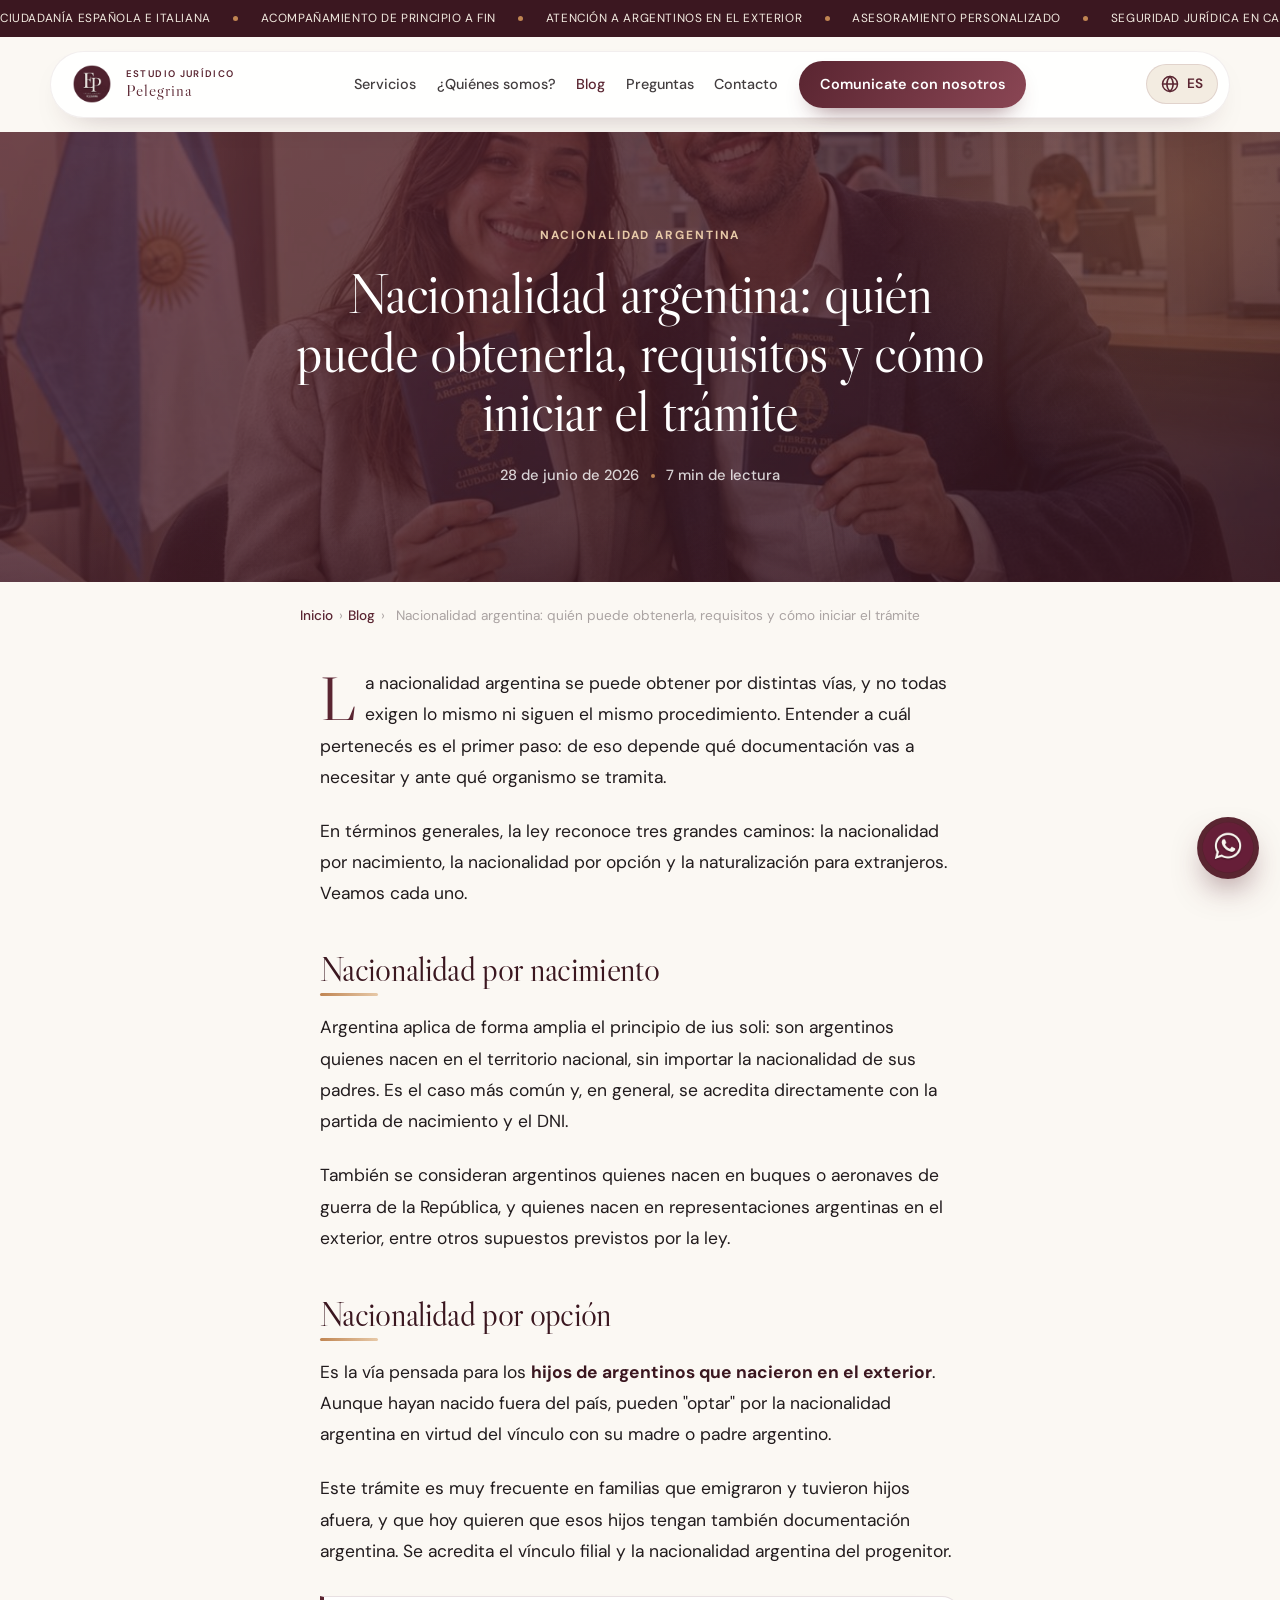
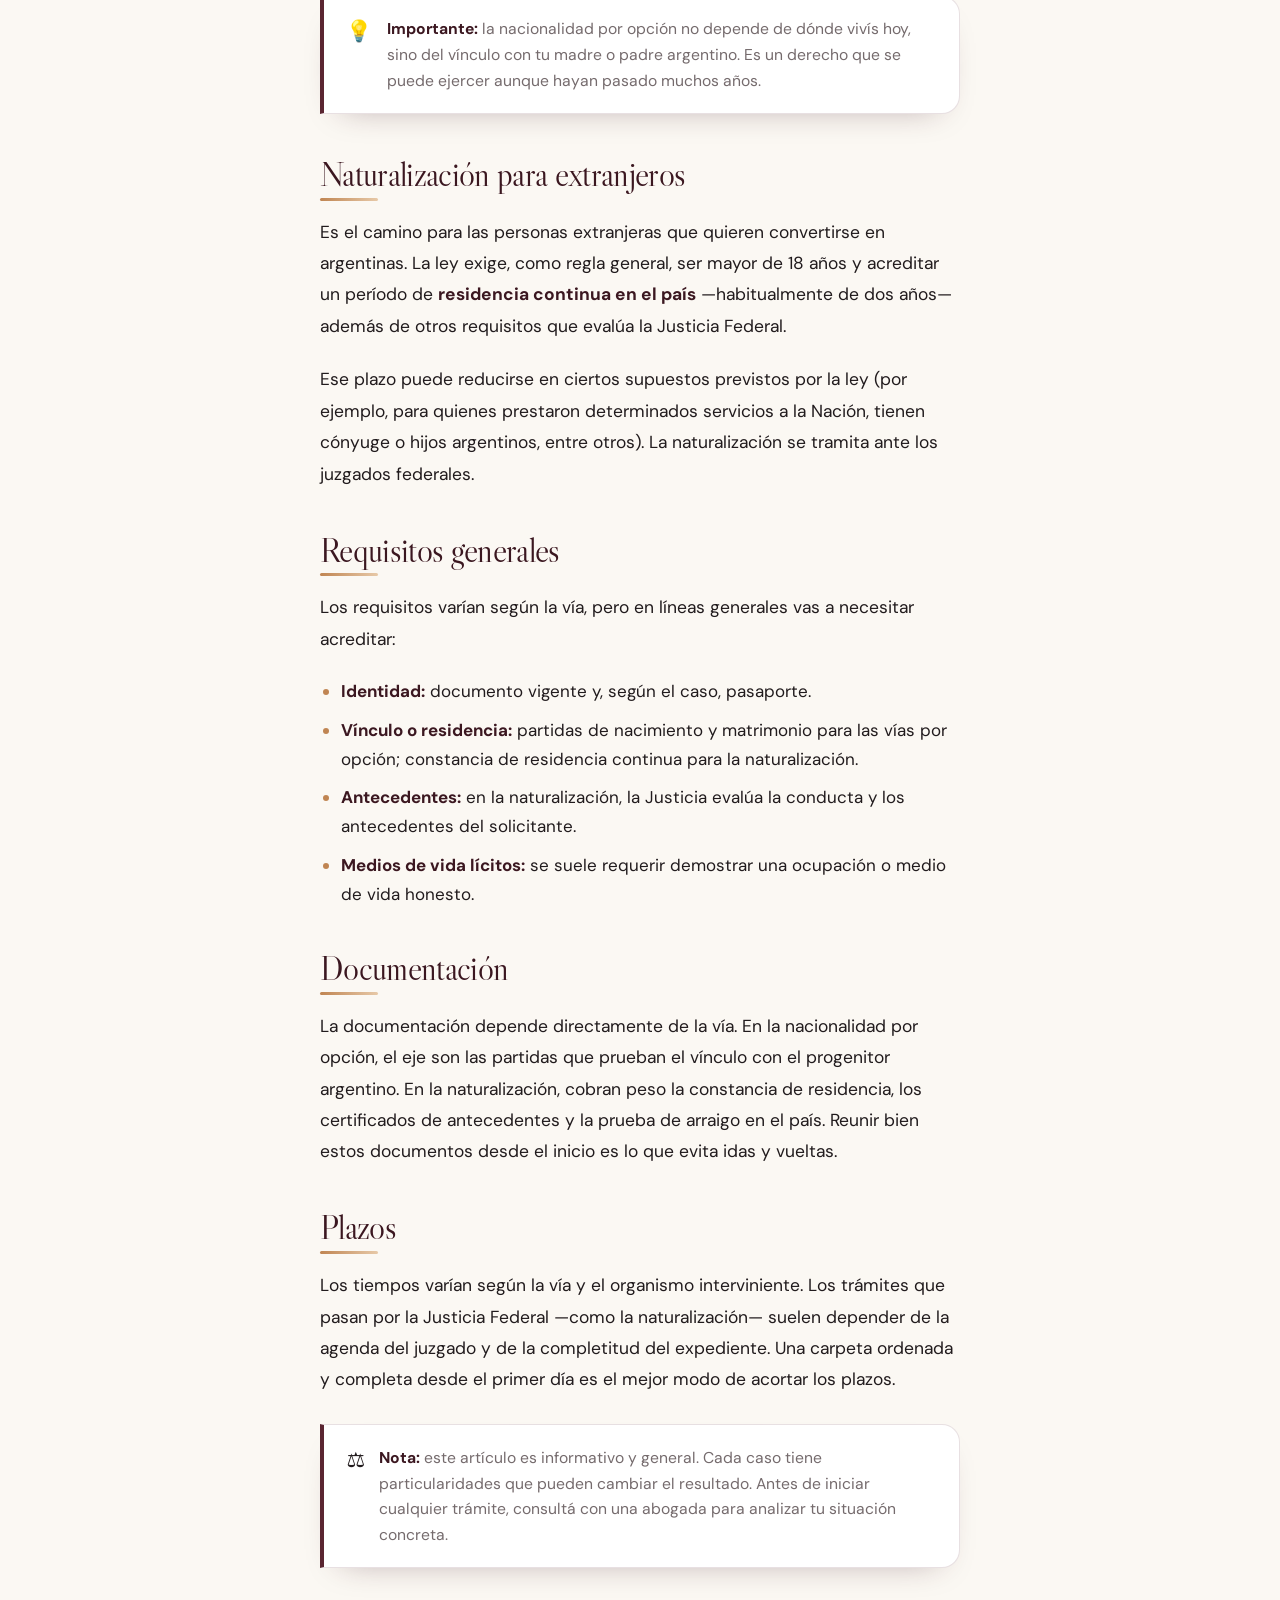
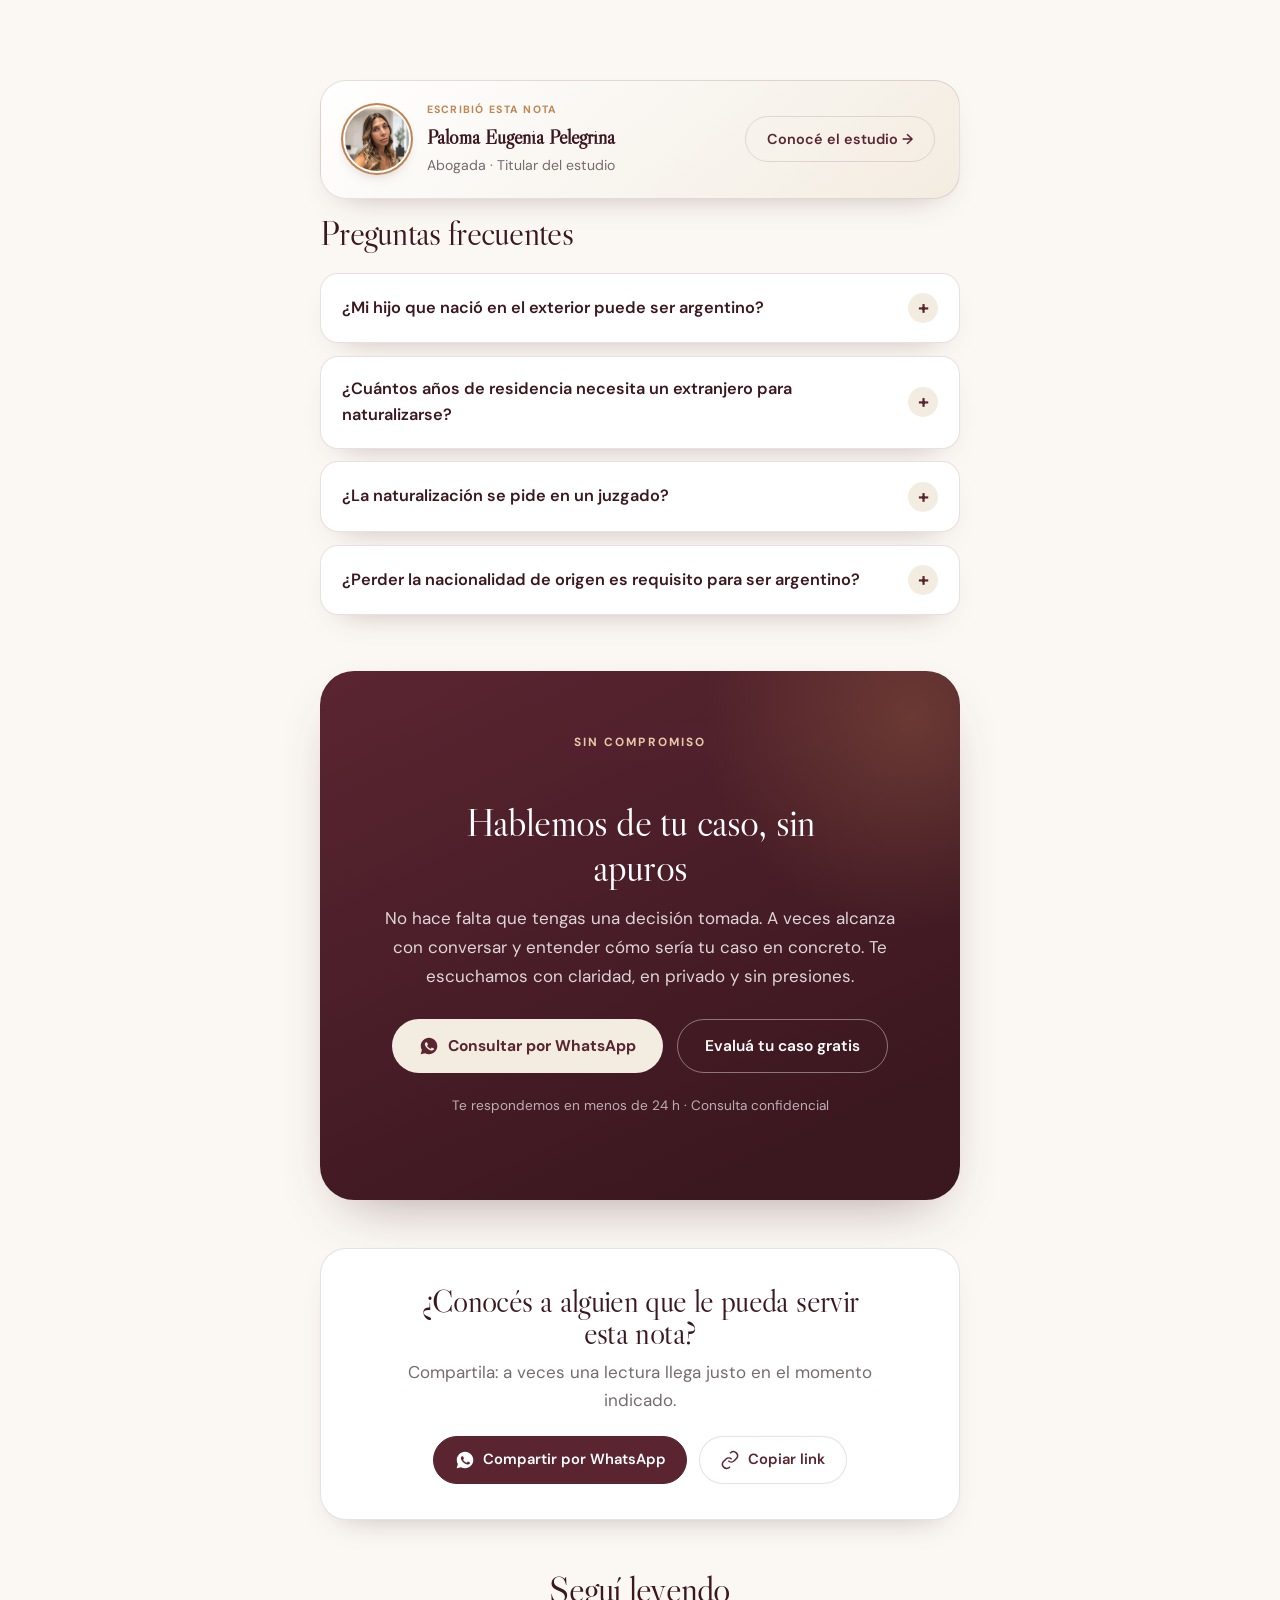
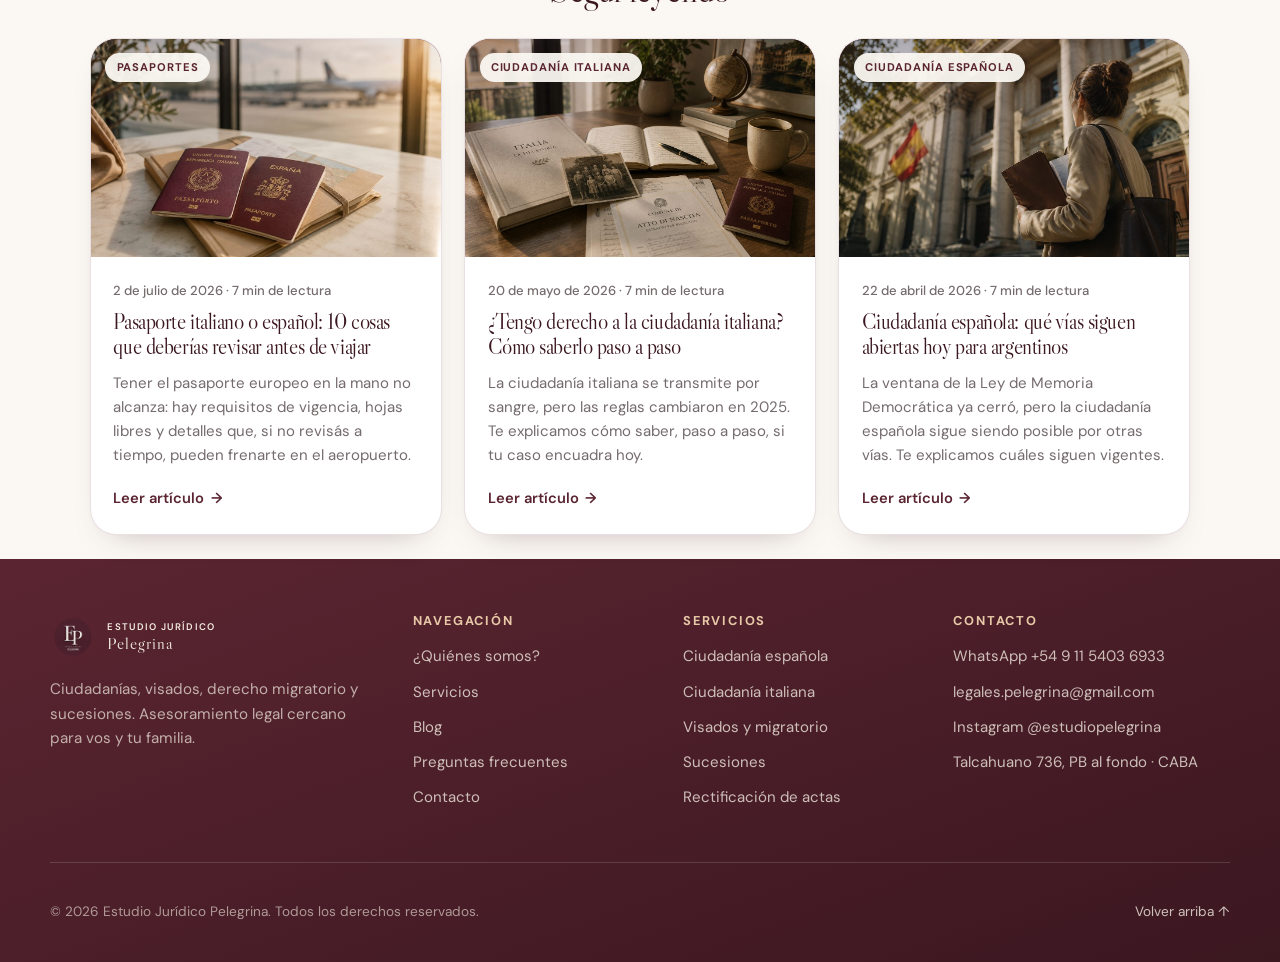
<file: blog/nacionalidad-argentina-requisitos-tramite.html>
<!doctype html>
<html lang="es">
<head>
  <meta charset="UTF-8">
  <meta name="viewport" content="width=device-width,initial-scale=1">
  <title>Nacionalidad argentina: quién puede obtenerla, requisitos y cómo iniciar el trámite · Estudio Jurídico Pelegrina</title>
  <meta name="description" content="Por nacimiento, por opción o por naturalización: hay más de un camino hacia la nacionalidad argentina. Te contamos cuál corresponde en cada caso y qué necesitás para empezar.">
  <link rel="canonical" href="https://estudiopelegrina.com.ar/blog/nacionalidad-argentina-requisitos-tramite.html">
  <meta name="theme-color" content="#5A2531">
  <meta property="og:type" content="article">
  <meta property="og:locale" content="es_AR">
  <meta property="og:url" content="https://estudiopelegrina.com.ar/blog/nacionalidad-argentina-requisitos-tramite.html">
  <meta property="og:title" content="Nacionalidad argentina: quién puede obtenerla, requisitos y cómo iniciar el trámite">
  <meta property="og:description" content="Por nacimiento, por opción o por naturalización: hay más de un camino hacia la nacionalidad argentina. Te contamos cuál corresponde en cada caso y qué necesitás para empezar.">
  <meta property="og:image" content="https://estudiopelegrina.com.ar/nacionalidad-argentina-registro.jpg">
  <meta property="article:published_time" content="2026-06-28">
  <meta property="article:section" content="Nacionalidad argentina">
  <meta name="twitter:card" content="summary_large_image">
  <script type="application/ld+json">
  {
  "@context": "https://schema.org",
  "@graph": [
    {
      "@type": "BlogPosting",
      "headline": "Nacionalidad argentina: quién puede obtenerla, requisitos y cómo iniciar el trámite",
      "description": "Por nacimiento, por opción o por naturalización: hay más de un camino hacia la nacionalidad argentina. Te contamos cuál corresponde en cada caso y qué necesitás para empezar.",
      "image": "https://estudiopelegrina.com.ar/nacionalidad-argentina-registro.jpg",
      "datePublished": "2026-06-28",
      "dateModified": "2026-06-28",
      "articleSection": "Nacionalidad argentina",
      "inLanguage": "es-AR",
      "author": {
        "@type": "Person",
        "name": "Paloma Eugenia Pelegrina",
        "jobTitle": "Abogada"
      },
      "publisher": {
        "@type": "LegalService",
        "name": "Estudio Jurídico Pelegrina",
        "logo": {
          "@type": "ImageObject",
          "url": "https://estudiopelegrina.com.ar/logo.png"
        }
      },
      "mainEntityOfPage": {
        "@type": "WebPage",
        "@id": "https://estudiopelegrina.com.ar/blog/nacionalidad-argentina-requisitos-tramite.html"
      }
    },
    {
      "@type": "FAQPage",
      "mainEntity": [
        {
          "@type": "Question",
          "name": "¿Mi hijo que nació en el exterior puede ser argentino?",
          "acceptedAnswer": {
            "@type": "Answer",
            "text": "Sí. Los hijos de argentinos nacidos fuera del país pueden acceder a la nacionalidad por opción, acreditando el vínculo filial con la madre o el padre argentino. No depende de dónde vivan hoy."
          }
        },
        {
          "@type": "Question",
          "name": "¿Cuántos años de residencia necesita un extranjero para naturalizarse?",
          "acceptedAnswer": {
            "@type": "Answer",
            "text": "La regla general es de dos años de residencia continua en el país, además de otros requisitos que evalúa la Justicia Federal. Ese plazo puede reducirse en algunos supuestos previstos por la ley."
          }
        },
        {
          "@type": "Question",
          "name": "¿La naturalización se pide en un juzgado?",
          "acceptedAnswer": {
            "@type": "Answer",
            "text": "Sí. El trámite de naturalización de extranjeros se realiza ante los juzgados federales, que analizan la residencia, los antecedentes y demás requisitos del solicitante."
          }
        },
        {
          "@type": "Question",
          "name": "¿Perder la nacionalidad de origen es requisito para ser argentino?",
          "acceptedAnswer": {
            "@type": "Answer",
            "text": "No. Argentina admite la doble o múltiple nacionalidad, por lo que naturalizarse o ejercer la opción no exige renunciar a la nacionalidad de origen."
          }
        }
      ]
    },
    {
      "@type": "BreadcrumbList",
      "itemListElement": [
        {
          "@type": "ListItem",
          "position": 1,
          "name": "Inicio",
          "item": "https://estudiopelegrina.com.ar/"
        },
        {
          "@type": "ListItem",
          "position": 2,
          "name": "Blog",
          "item": "https://estudiopelegrina.com.ar/blog/"
        },
        {
          "@type": "ListItem",
          "position": 3,
          "name": "Nacionalidad argentina: quién puede obtenerla, requisitos y cómo iniciar el trámite",
          "item": "https://estudiopelegrina.com.ar/blog/nacionalidad-argentina-requisitos-tramite.html"
        }
      ]
    }
  ]
}
  </script>
  <link rel="icon" href="../logo.png" type="image/png">
  <link rel="apple-touch-icon" href="../logo.png">
  <link rel="preconnect" href="https://fonts.googleapis.com">
  <link rel="preconnect" href="https://fonts.gstatic.com" crossorigin>
  <link href="https://fonts.googleapis.com/css2?family=DM+Sans:opsz,wght@9..40,400;9..40,500;9..40,600;9..40,700&family=Libre+Caslon+Display&display=swap" rel="stylesheet">
  <link rel="stylesheet" href="../styles.css?v=18">
  <link rel="stylesheet" href="../responsive.css?v=17">
  <link rel="stylesheet" href="blog.css?v=10">
</head>
<body>
  <div class="ticker" aria-hidden="true">
    <div class="ticker-track">
      <span data-i18n="tk.1">Ciudadanía española e italiana</span><i></i>
      <span data-i18n="tk.2">Acompañamiento de principio a fin</span><i></i>
      <span data-i18n="tk.3">Atención a argentinos en el exterior</span><i></i>
      <span data-i18n="tk.4">Asesoramiento personalizado</span><i></i>
      <span data-i18n="tk.5">Seguridad jurídica en cada paso</span><i></i>
      <span data-i18n="tk.1">Ciudadanía española e italiana</span><i></i>
      <span data-i18n="tk.2">Acompañamiento de principio a fin</span><i></i>
      <span data-i18n="tk.3">Atención a argentinos en el exterior</span><i></i>
      <span data-i18n="tk.4">Asesoramiento personalizado</span><i></i>
      <span data-i18n="tk.5">Seguridad jurídica en cada paso</span><i></i>
    </div>
  </div>
  <header class="nav-wrap">
    <div class="nav-shell">
      <a class="brand" href="/" aria-label="Estudio Jurídico Pelegrina · Inicio">
        <img src="../logo.png" alt="Estudio Jurídico Pelegrina" class="brand-logo">
        <span class="brand-text"><b data-i18n="brand.sub">Estudio Jurídico</b><small>Pelegrina</small></span>
      </a>
      <nav class="nav-links" aria-label="Navegación principal">
        <a href="/#servicios" data-i18n="nav.servicios">Servicios</a>
        <a href="/#estudio" data-i18n="nav.quienes">¿Quiénes somos?</a>
        <a href="/blog/" class="active" data-i18n="nav.blog">Blog</a>
        <a href="/#faq" data-i18n="nav.faq">Preguntas</a>
        <a href="/#contacto" data-i18n="nav.contacto">Contacto</a>
        <a class="nav-cta" href="https://wa.me/5491154036933" target="_blank" rel="noopener" data-i18n="nav.cta">Comunicate con nosotros</a>
      </nav>
      <div class="nav-right">
        <div class="lang-switch">
          <button class="lang-btn" aria-haspopup="true" aria-expanded="false" aria-label="Cambiar idioma / Change language">
            <svg viewBox="0 0 24 24" width="20" height="20" aria-hidden="true" fill="none" stroke="currentColor" stroke-width="1.8"><circle cx="12" cy="12" r="9"/><path d="M3 12h18M12 3c2.5 2.5 3.8 5.7 3.8 9S14.5 18.5 12 21C9.5 18.5 8.2 15.3 8.2 12S9.5 5.5 12 3z"/></svg>
            <span class="lang-current">ES</span>
          </button>
          <div class="lang-menu" role="menu">
            <button data-lang="es" role="menuitem">🇪🇸 Español</button>
            <button data-lang="en" role="menuitem">🇬🇧 English</button>
            <button data-lang="it" role="menuitem">🇮🇹 Italiano</button>
          </div>
        </div>
        <button class="menu-btn" aria-expanded="false" aria-label="Abrir menú">
          <span></span><span></span><span></span>
        </button>
      </div>
    </div>
  </header>

  <main>
    <article>
      <header class="article-hero">
        <img class="hero-photo" src="../nacionalidad-argentina-registro.jpg" alt="" aria-hidden="true">
        <div class="article-hero-inner">
          <span class="article-cat" data-i18n="blog.cat.arg">Nacionalidad argentina</span>
          <h1 data-i18n="post.h1">Nacionalidad argentina: quién puede obtenerla, requisitos y cómo iniciar el trámite</h1>
          <p class="article-meta" data-i18n="post.meta"><span>28 de junio de 2026</span><i></i><span>7 min de lectura</span></p>
        </div>
        <div class="hero-fade" aria-hidden="true"></div>
      </header>

      <nav class="breadcrumb" aria-label="Ruta de navegación">
        <a href="/" data-i18n="blog.bc.home">Inicio</a><span>›</span><a href="/blog/">Blog</a><span>›</span><span class="bc-here" data-i18n="post.bc">Nacionalidad argentina: quién puede obtenerla, requisitos y cómo iniciar el trámite</span>
      </nav>

      <div class="article-body" data-i18n="post.body">
        <p>La nacionalidad argentina se puede obtener por distintas vías, y no todas exigen lo mismo ni siguen el mismo procedimiento. Entender a cuál pertenecés es el primer paso: de eso depende qué documentación vas a necesitar y ante qué organismo se tramita.</p>
<p>En términos generales, la ley reconoce tres grandes caminos: la nacionalidad por nacimiento, la nacionalidad por opción y la naturalización para extranjeros. Veamos cada uno.</p>

<h2>Nacionalidad por nacimiento</h2>
<p>Argentina aplica de forma amplia el principio de <em>ius soli</em>: son argentinos quienes nacen en el territorio nacional, sin importar la nacionalidad de sus padres. Es el caso más común y, en general, se acredita directamente con la partida de nacimiento y el DNI.</p>
<p>También se consideran argentinos quienes nacen en buques o aeronaves de guerra de la República, y quienes nacen en representaciones argentinas en el exterior, entre otros supuestos previstos por la ley.</p>

<h2>Nacionalidad por opción</h2>
<p>Es la vía pensada para los <strong>hijos de argentinos que nacieron en el exterior</strong>. Aunque hayan nacido fuera del país, pueden "optar" por la nacionalidad argentina en virtud del vínculo con su madre o padre argentino.</p>
<p>Este trámite es muy frecuente en familias que emigraron y tuvieron hijos afuera, y que hoy quieren que esos hijos tengan también documentación argentina. Se acredita el vínculo filial y la nacionalidad argentina del progenitor.</p>

<div class="callout"><span class="callout-ico">💡</span><p><strong>Importante:</strong> la nacionalidad por opción no depende de dónde vivís hoy, sino del vínculo con tu madre o padre argentino. Es un derecho que se puede ejercer aunque hayan pasado muchos años.</p></div>

<h2>Naturalización para extranjeros</h2>
<p>Es el camino para las personas extranjeras que quieren convertirse en argentinas. La ley exige, como regla general, ser mayor de 18 años y acreditar un período de <strong>residencia continua en el país</strong> —habitualmente de dos años— además de otros requisitos que evalúa la Justicia Federal.</p>
<p>Ese plazo puede reducirse en ciertos supuestos previstos por la ley (por ejemplo, para quienes prestaron determinados servicios a la Nación, tienen cónyuge o hijos argentinos, entre otros). La naturalización se tramita ante los juzgados federales.</p>

<h2>Requisitos generales</h2>
<p>Los requisitos varían según la vía, pero en líneas generales vas a necesitar acreditar:</p>
<ul>
  <li><strong>Identidad:</strong> documento vigente y, según el caso, pasaporte.</li>
  <li><strong>Vínculo o residencia:</strong> partidas de nacimiento y matrimonio para las vías por opción; constancia de residencia continua para la naturalización.</li>
  <li><strong>Antecedentes:</strong> en la naturalización, la Justicia evalúa la conducta y los antecedentes del solicitante.</li>
  <li><strong>Medios de vida lícitos:</strong> se suele requerir demostrar una ocupación o medio de vida honesto.</li>
</ul>

<h2>Documentación</h2>
<p>La documentación depende directamente de la vía. En la nacionalidad por opción, el eje son las partidas que prueban el vínculo con el progenitor argentino. En la naturalización, cobran peso la constancia de residencia, los certificados de antecedentes y la prueba de arraigo en el país. Reunir bien estos documentos desde el inicio es lo que evita idas y vueltas.</p>

<h2>Plazos</h2>
<p>Los tiempos varían según la vía y el organismo interviniente. Los trámites que pasan por la Justicia Federal —como la naturalización— suelen depender de la agenda del juzgado y de la completitud del expediente. Una carpeta ordenada y completa desde el primer día es el mejor modo de acortar los plazos.</p>

<div class="callout"><span class="callout-ico">⚖️</span><p><strong>Nota:</strong> este artículo es informativo y general. Cada caso tiene particularidades que pueden cambiar el resultado. Antes de iniciar cualquier trámite, consultá con una abogada para analizar tu situación concreta.</p></div>
      </div>

      <div class="article-author-wrap">
        <div class="article-author reveal">
          <img src="../paloma-selfie.png" alt="Paloma Eugenia Pelegrina">
          <div class="article-author-info">
            <small data-i18n="blog.author.wrote">Escribió esta nota</small>
            <b>Paloma Eugenia Pelegrina</b>
            <span data-i18n="blog.author.role">Abogada · Titular del estudio</span>
          </div>
          <a class="btn btn-outline-wine" href="/#estudio" data-i18n="blog.author.more">Conocé el estudio →</a>
        </div>
      </div>

      <section class="article-faq">
        <h2 data-i18n="blog.faq.h2">Preguntas frecuentes</h2>
        <div class="afaq-item reveal">
        <button aria-expanded="false"><span data-i18n="p.nacionalidad-argentina-requisitos-tramite.faq0.q">¿Mi hijo que nació en el exterior puede ser argentino?</span><b>+</b></button>
        <div class="afaq-panel"><div><p data-i18n="p.nacionalidad-argentina-requisitos-tramite.faq0.a">Sí. Los hijos de argentinos nacidos fuera del país pueden acceder a la nacionalidad por opción, acreditando el vínculo filial con la madre o el padre argentino. No depende de dónde vivan hoy.</p></div></div>
      </div>
      <div class="afaq-item reveal">
        <button aria-expanded="false"><span data-i18n="p.nacionalidad-argentina-requisitos-tramite.faq1.q">¿Cuántos años de residencia necesita un extranjero para naturalizarse?</span><b>+</b></button>
        <div class="afaq-panel"><div><p data-i18n="p.nacionalidad-argentina-requisitos-tramite.faq1.a">La regla general es de dos años de residencia continua en el país, además de otros requisitos que evalúa la Justicia Federal. Ese plazo puede reducirse en algunos supuestos previstos por la ley.</p></div></div>
      </div>
      <div class="afaq-item reveal">
        <button aria-expanded="false"><span data-i18n="p.nacionalidad-argentina-requisitos-tramite.faq2.q">¿La naturalización se pide en un juzgado?</span><b>+</b></button>
        <div class="afaq-panel"><div><p data-i18n="p.nacionalidad-argentina-requisitos-tramite.faq2.a">Sí. El trámite de naturalización de extranjeros se realiza ante los juzgados federales, que analizan la residencia, los antecedentes y demás requisitos del solicitante.</p></div></div>
      </div>
      <div class="afaq-item reveal">
        <button aria-expanded="false"><span data-i18n="p.nacionalidad-argentina-requisitos-tramite.faq3.q">¿Perder la nacionalidad de origen es requisito para ser argentino?</span><b>+</b></button>
        <div class="afaq-panel"><div><p data-i18n="p.nacionalidad-argentina-requisitos-tramite.faq3.a">No. Argentina admite la doble o múltiple nacionalidad, por lo que naturalizarse o ejercer la opción no exige renunciar a la nacionalidad de origen.</p></div></div>
      </div>
      </section>

      <section class="article-cta">
        <div class="article-cta-card reveal">
          <p class="eyebrow" data-i18n="blog.cta.eyebrow">Sin compromiso</p>
          <h2 data-i18n="blog.cta.h2">Hablemos de tu caso, sin apuros</h2>
          <p data-i18n="blog.cta.p">No hace falta que tengas una decisión tomada. A veces alcanza con conversar y entender cómo sería tu caso en concreto. Te escuchamos con claridad, en privado y sin presiones.</p>
          <div class="article-cta-actions">
            <a class="btn btn-whatsapp" href="https://wa.me/5491154036933" target="_blank" rel="noopener"><svg viewBox="0 0 24 24" fill="currentColor" aria-hidden="true"><path d="M12.04 2C6.58 2 2.13 6.45 2.13 11.91c0 1.75.46 3.45 1.32 4.95L2 22l5.25-1.38c1.45.79 3.08 1.21 4.79 1.21 5.46 0 9.91-4.45 9.91-9.91C21.95 6.45 17.5 2 12.04 2zm5.8 14.01c-.24.68-1.42 1.32-1.95 1.36-.5.05-.95.24-3.2-.67-2.7-1.06-4.42-3.8-4.55-3.98-.13-.18-1.1-1.46-1.1-2.78 0-1.32.69-1.97.94-2.24.24-.27.53-.34.71-.34.18 0 .35 0 .5.01.16.01.38-.06.59.45.24.58.79 2 .86 2.14.07.14.12.31.02.5-.09.18-.14.29-.28.45-.14.16-.29.36-.42.48-.14.14-.28.29-.12.57.16.27.72 1.18 1.54 1.91 1.06.95 1.96 1.24 2.24 1.38.28.14.44.12.6-.07.16-.18.7-.81.88-1.09.18-.27.37-.23.62-.14.25.09 1.6.76 1.87.9.28.14.46.21.53.32.07.12.07.68-.17 1.36z"/></svg> <span data-i18n="blog.cta.wa">Consultar por WhatsApp</span></a>
            <a class="btn btn-ghost" href="/#consulta" data-i18n="blog.cta.btn">Evaluá tu caso gratis</a>
          </div>
          <p class="note" data-i18n="blog.cta.note">Te respondemos en menos de 24 h · Consulta confidencial</p>
        </div>
      </section>

      <section class="article-share">
        <div class="share-card reveal">
          <h2 data-i18n="blog.share.h2">¿Conocés a alguien que le pueda servir esta nota?</h2>
          <p data-i18n="blog.share.p">Compartila: a veces una lectura llega justo en el momento indicado.</p>
          <div class="share-actions">
            <button class="share-btn wa" data-share="whatsapp"><svg viewBox="0 0 24 24" fill="currentColor" aria-hidden="true"><path d="M12.04 2C6.58 2 2.13 6.45 2.13 11.91c0 1.75.46 3.45 1.32 4.95L2 22l5.25-1.38c1.45.79 3.08 1.21 4.79 1.21 5.46 0 9.91-4.45 9.91-9.91C21.95 6.45 17.5 2 12.04 2zm5.8 14.01c-.24.68-1.42 1.32-1.95 1.36-.5.05-.95.24-3.2-.67-2.7-1.06-4.42-3.8-4.55-3.98-.13-.18-1.1-1.46-1.1-2.78 0-1.32.69-1.97.94-2.24.24-.27.53-.34.71-.34.18 0 .35 0 .5.01.16.01.38-.06.59.45.24.58.79 2 .86 2.14.07.14.12.31.02.5-.09.18-.14.29-.28.45-.14.16-.29.36-.42.48-.14.14-.28.29-.12.57.16.27.72 1.18 1.54 1.91 1.06.95 1.96 1.24 2.24 1.38.28.14.44.12.6-.07.16-.18.7-.81.88-1.09.18-.27.37-.23.62-.14.25.09 1.6.76 1.87.9.28.14.46.21.53.32.07.12.07.68-.17 1.36z"/></svg> <span data-i18n="blog.share.wa">Compartir por WhatsApp</span></button>
            <button class="share-btn" data-share="copy"><svg viewBox="0 0 24 24" fill="none" stroke="currentColor" stroke-width="1.8" aria-hidden="true"><path d="M10 13a5 5 0 0 0 7 0l3-3a5 5 0 0 0-7-7l-1 1"/><path d="M14 11a5 5 0 0 0-7 0l-3 3a5 5 0 0 0 7 7l1-1"/></svg> <span data-i18n="blog.share.copy">Copiar link</span></button>
            <button class="share-btn" data-share="more"><svg viewBox="0 0 24 24" fill="none" stroke="currentColor" stroke-width="1.8" aria-hidden="true"><circle cx="18" cy="5" r="3"/><circle cx="6" cy="12" r="3"/><circle cx="18" cy="19" r="3"/><path d="M8.6 13.5l6.8 4M15.4 6.5l-6.8 4"/></svg> <span data-i18n="blog.share.more">Más opciones</span></button>
          </div>
        </div>
      </section>
    </article>

    <section class="article-related">
      <h2 data-i18n="blog.related">Seguí leyendo</h2>
      <div class="related-grid">
      <a class="post-card reveal" href="pasaporte-italiano-espanol-antes-de-viajar.html" data-cat="pasaportes">
        <div class="post-card-media"><span class="post-tag" data-i18n="blog.cat.pasaportes">Pasaportes</span><img src="../pasaportes-aeropuerto.jpg" alt="Pasaporte italiano o español: 10 cosas que deberías revisar antes de viajar" loading="lazy" width="1200" height="800"></div>
        <div class="post-card-body">
          <p class="post-meta" data-i18n="p.pasaporte-italiano-espanol-antes-de-viajar.meta">2 de julio de 2026 · 7 min de lectura</p>
          <h3 data-i18n="p.pasaporte-italiano-espanol-antes-de-viajar.title">Pasaporte italiano o español: 10 cosas que deberías revisar antes de viajar</h3>
          <p data-i18n="p.pasaporte-italiano-espanol-antes-de-viajar.excerpt">Tener el pasaporte europeo en la mano no alcanza: hay requisitos de vigencia, hojas libres y detalles que, si no revisás a tiempo, pueden frenarte en el aeropuerto.</p>
          <span class="post-more" data-i18n="blog.read">Leer artículo</span>
        </div>
      </a>
      <a class="post-card reveal" href="tengo-derecho-ciudadania-italiana.html" data-cat="italiana">
        <div class="post-card-media"><span class="post-tag" data-i18n="blog.cat.italiana">Ciudadanía italiana</span><img src="../ciudadania-italiana-documentos.jpg" alt="¿Tengo derecho a la ciudadanía italiana? Cómo saberlo paso a paso" loading="lazy" width="1200" height="800"></div>
        <div class="post-card-body">
          <p class="post-meta" data-i18n="p.tengo-derecho-ciudadania-italiana.meta">20 de mayo de 2026 · 7 min de lectura</p>
          <h3 data-i18n="p.tengo-derecho-ciudadania-italiana.title">¿Tengo derecho a la ciudadanía italiana? Cómo saberlo paso a paso</h3>
          <p data-i18n="p.tengo-derecho-ciudadania-italiana.excerpt">La ciudadanía italiana se transmite por sangre, pero las reglas cambiaron en 2025. Te explicamos cómo saber, paso a paso, si tu caso encuadra hoy.</p>
          <span class="post-more" data-i18n="blog.read">Leer artículo</span>
        </div>
      </a>
      <a class="post-card reveal" href="ciudadania-espanola-quien-puede-hoy.html" data-cat="espanola">
        <div class="post-card-media"><span class="post-tag" data-i18n="blog.cat.espanola">Ciudadanía española</span><img src="../ciudadania-espanola-gobierno.jpg" alt="Ciudadanía española: qué vías siguen abiertas hoy para argentinos" loading="lazy" width="1200" height="800"></div>
        <div class="post-card-body">
          <p class="post-meta" data-i18n="p.ciudadania-espanola-quien-puede-hoy.meta">22 de abril de 2026 · 7 min de lectura</p>
          <h3 data-i18n="p.ciudadania-espanola-quien-puede-hoy.title">Ciudadanía española: qué vías siguen abiertas hoy para argentinos</h3>
          <p data-i18n="p.ciudadania-espanola-quien-puede-hoy.excerpt">La ventana de la Ley de Memoria Democrática ya cerró, pero la ciudadanía española sigue siendo posible por otras vías. Te explicamos cuáles siguen vigentes.</p>
          <span class="post-more" data-i18n="blog.read">Leer artículo</span>
        </div>
      </a>
      </div>
    </section>
  </main>

  <footer class="footer">
    <div class="footer-grid">
      <div class="footer-brand">
        <a class="brand" href="/">
          <img src="../logo.png" alt="Estudio Jurídico Pelegrina" class="brand-logo">
          <span class="brand-text"><b data-i18n="brand.sub">Estudio Jurídico</b><small>Pelegrina</small></span>
        </a>
        <p data-i18n="footer.desc">Ciudadanías, visados, derecho migratorio y sucesiones. Asesoramiento legal cercano para vos y tu familia.</p>
      </div>
      <div class="footer-col">
        <h4 data-i18n="footer.nav">Navegación</h4>
        <a href="/#estudio" data-i18n="nav.quienes">¿Quiénes somos?</a>
        <a href="/#servicios" data-i18n="nav.servicios">Servicios</a>
        <a href="/blog/" data-i18n="nav.blog">Blog</a>
        <a href="/#faq" data-i18n="footer.faq">Preguntas frecuentes</a>
        <a href="/#contacto" data-i18n="nav.contacto">Contacto</a>
      </div>
      <div class="footer-col">
        <h4 data-i18n="footer.serv">Servicios</h4>
        <a href="/#contacto" data-i18n="acc.ciud.esp">Ciudadanía española</a>
        <a href="/#contacto" data-i18n="acc.ciud.ita">Ciudadanía italiana</a>
        <a href="/#contacto" data-i18n="svc2.title">Visados y migratorio</a>
        <a href="/#contacto" data-i18n="acc.suc">Sucesiones</a>
        <a href="/#contacto" data-i18n="acc.rect">Rectificación de actas</a>
      </div>
      <div class="footer-col">
        <h4 data-i18n="nav.contacto">Contacto</h4>
        <a href="https://wa.me/5491154036933" target="_blank" rel="noopener">WhatsApp +54 9 11 5403 6933</a>
        <a href="mailto:legales.pelegrina@gmail.com">legales.pelegrina@gmail.com</a>
        <a href="https://www.instagram.com/estudiopelegrina/" target="_blank" rel="noopener">Instagram @estudiopelegrina</a>
        <a href="https://www.google.com/maps/search/?api=1&query=Talcahuano+736+CABA" target="_blank" rel="noopener">Talcahuano 736, PB al fondo · CABA</a>
      </div>
    </div>
    <div class="footer-bottom">
      <p>© <span id="year"></span> <span data-i18n="footer.copy">Estudio Jurídico Pelegrina. Todos los derechos reservados.</span></p>
      <a href="#inicio" data-i18n="footer.top">Volver arriba ↑</a>
    </div>
  </footer>

  <a class="float-wa" href="https://wa.me/5491154036933" target="_blank" rel="noopener" aria-label="Consultar por WhatsApp">
    <img src="../icono-whatsapp.png" alt="">
    <span class="float-wa-pulse"></span>
  </a>
  <div class="scroll-progress" id="scrollProgress" aria-hidden="true"></div>
  <script>window.PAGE_I18N={"en":{"p.nacionalidad-argentina-requisitos-tramite.title":"Argentine nationality: who can obtain it, requirements and how to start","post.h1":"Argentine nationality: who can obtain it, requirements and how to start","post.bc":"Argentine nationality: who can obtain it, requirements and how to start","post.meta":"<span>June 28, 2026</span><i></i><span>7 min read</span>","post.body":"<p>Argentine nationality can be obtained through different paths, and they don't all require the same things or follow the same procedure. Understanding which one applies to you is the first step: it determines what documentation you will need and before which authority the process runs.</p>\n<p>Broadly speaking, the law recognizes three main paths: nationality by birth, nationality by option, and naturalization for foreigners. Let's look at each.</p>\n\n<h2>Nationality by birth</h2>\n<p>Argentina applies the <em>ius soli</em> principle broadly: anyone born on national territory is Argentine, regardless of their parents' nationality. It is the most common case and is generally proven directly with the birth certificate and national ID.</p>\n<p>Those born on Argentine warships or military aircraft, and those born at Argentine missions abroad, among other cases provided by law, are also considered Argentine.</p>\n\n<h2>Nationality by option</h2>\n<p>This is the path designed for <strong>children of Argentines born abroad</strong>. Even though they were born outside the country, they can \"opt\" for Argentine nationality based on the bond with their Argentine mother or father.</p>\n<p>This procedure is very common in families who emigrated and had children abroad, and who now want those children to hold Argentine documents as well. The family bond and the parent's Argentine nationality must be proven.</p>\n\n<div class=\"callout\"><span class=\"callout-ico\">💡</span><p><strong>Important:</strong> nationality by option does not depend on where you live today, but on the bond with your Argentine mother or father. It is a right that can be exercised even many years later.</p></div>\n\n<h2>Naturalization for foreigners</h2>\n<p>This is the path for foreign nationals who want to become Argentine. As a general rule, the law requires being over 18 and proving a period of <strong>continuous residence in the country</strong> — usually two years — along with other requirements assessed by the Federal Courts.</p>\n<p>That period can be reduced in certain cases provided by law (for example, for those who rendered certain services to the Nation, or have an Argentine spouse or children, among others). Naturalization is processed before the federal courts.</p>\n\n<h2>General requirements</h2>\n<p>Requirements vary by path, but broadly you will need to prove:</p>\n<ul>\n  <li><strong>Identity:</strong> a valid ID and, depending on the case, a passport.</li>\n  <li><strong>Bond or residence:</strong> birth and marriage certificates for the option path; proof of continuous residence for naturalization.</li>\n  <li><strong>Background:</strong> in naturalization, the court assesses the applicant's conduct and record.</li>\n  <li><strong>Lawful means of living:</strong> proof of an honest occupation or livelihood is usually required.</li>\n</ul>\n\n<h2>Documentation</h2>\n<p>The documentation depends directly on the path. In nationality by option, the core is the certificates proving the bond with the Argentine parent. In naturalization, proof of residence, criminal-record certificates and evidence of ties to the country carry the most weight. Gathering these documents properly from the start is what avoids back-and-forth.</p>\n\n<h2>Timelines</h2>\n<p>Timeframes vary by path and by the authority involved. Procedures that go through the Federal Courts — such as naturalization — usually depend on the court's schedule and on how complete the file is. A tidy, complete file from day one is the best way to shorten the process.</p>\n\n<div class=\"callout\"><span class=\"callout-ico\">⚖️</span><p><strong>Note:</strong> this article is general information only. Every case has particularities that can change the outcome. Before starting any procedure, consult a lawyer to analyze your specific situation.</p></div>","p.nacionalidad-argentina-requisitos-tramite.faq0.q":"Can my child born abroad become Argentine?","p.nacionalidad-argentina-requisitos-tramite.faq0.a":"Yes. Children of Argentines born outside the country can access nationality by option, proving the family bond with their Argentine mother or father. It does not depend on where they live today.","p.nacionalidad-argentina-requisitos-tramite.faq1.q":"How many years of residence does a foreigner need to naturalize?","p.nacionalidad-argentina-requisitos-tramite.faq1.a":"The general rule is two years of continuous residence in the country, along with other requirements assessed by the Federal Courts. That period can be reduced in some cases provided by law.","p.nacionalidad-argentina-requisitos-tramite.faq2.q":"Is naturalization requested before a court?","p.nacionalidad-argentina-requisitos-tramite.faq2.a":"Yes. The naturalization procedure for foreigners runs before the federal courts, which review residence, background and the other requirements.","p.nacionalidad-argentina-requisitos-tramite.faq3.q":"Do I have to give up my original nationality to become Argentine?","p.nacionalidad-argentina-requisitos-tramite.faq3.a":"No. Argentina allows dual or multiple nationality, so naturalizing or exercising the option does not require renouncing your nationality of origin.","p.pasaporte-italiano-espanol-antes-de-viajar.title":"Italian or Spanish passport: 10 things to check before you travel","p.pasaporte-italiano-espanol-antes-de-viajar.excerpt":"Holding your European passport is not enough: there are validity rules, blank-page requirements and details that, if you don't check them in time, can stop you at the airport.","p.pasaporte-italiano-espanol-antes-de-viajar.meta":"July 2, 2026 · 7 min read","p.tengo-derecho-ciudadania-italiana.title":"Am I entitled to Italian citizenship? How to find out, step by step","p.tengo-derecho-ciudadania-italiana.excerpt":"Italian citizenship is passed down by descent, but the rules changed in 2025. We explain how to find out, step by step, whether your case qualifies today.","p.tengo-derecho-ciudadania-italiana.meta":"May 20, 2026 · 7 min read","p.ciudadania-espanola-quien-puede-hoy.title":"Spanish citizenship: which routes are still open today for Argentines","p.ciudadania-espanola-quien-puede-hoy.excerpt":"The Democratic Memory Law window has closed, but Spanish citizenship is still possible through other routes. We explain which ones remain in force.","p.ciudadania-espanola-quien-puede-hoy.meta":"April 22, 2026 · 7 min read"},"it":{"p.nacionalidad-argentina-requisitos-tramite.title":"Cittadinanza argentina: chi può ottenerla, requisiti e come avviare la pratica","post.h1":"Cittadinanza argentina: chi può ottenerla, requisiti e come avviare la pratica","post.bc":"Cittadinanza argentina: chi può ottenerla, requisiti e come avviare la pratica","post.meta":"<span>28 giugno 2026</span><i></i><span>7 min di lettura</span>","post.body":"<p>La cittadinanza argentina si può ottenere attraverso vie diverse, e non tutte richiedono le stesse cose né seguono lo stesso procedimento. Capire a quale appartenete è il primo passo: da questo dipende quale documentazione servirà e davanti a quale organismo si svolge la pratica.</p>\n<p>In termini generali, la legge riconosce tre grandi strade: la cittadinanza per nascita, la cittadinanza per opzione e la naturalizzazione per gli stranieri. Vediamole una per una.</p>\n\n<h2>Cittadinanza per nascita</h2>\n<p>L'Argentina applica in modo ampio il principio dello <em>ius soli</em>: sono argentini coloro che nascono nel territorio nazionale, indipendentemente dalla nazionalità dei genitori. È il caso più comune e, in generale, si dimostra direttamente con l'atto di nascita e il documento d'identità.</p>\n<p>Sono considerati argentini anche coloro che nascono su navi o aeromobili militari della Repubblica, e chi nasce presso le rappresentanze argentine all'estero, tra gli altri casi previsti dalla legge.</p>\n\n<h2>Cittadinanza per opzione</h2>\n<p>È la via pensata per i <strong>figli di argentini nati all'estero</strong>. Anche se nati fuori dal Paese, possono \"optare\" per la cittadinanza argentina in virtù del legame con la madre o il padre argentino.</p>\n<p>Questa pratica è molto frequente nelle famiglie emigrate che hanno avuto figli all'estero e che oggi vogliono che quei figli abbiano anche i documenti argentini. Si dimostra il legame di filiazione e la cittadinanza argentina del genitore.</p>\n\n<div class=\"callout\"><span class=\"callout-ico\">💡</span><p><strong>Importante:</strong> la cittadinanza per opzione non dipende da dove vivete oggi, ma dal legame con vostra madre o vostro padre argentino. È un diritto che si può esercitare anche a distanza di molti anni.</p></div>\n\n<h2>Naturalizzazione per stranieri</h2>\n<p>È la strada per le persone straniere che vogliono diventare argentine. La legge richiede, come regola generale, la maggiore età e un periodo di <strong>residenza continuativa nel Paese</strong> — di solito due anni — oltre ad altri requisiti valutati dalla Giustizia Federale.</p>\n<p>Quel periodo può ridursi in determinati casi previsti dalla legge (ad esempio, per chi ha prestato determinati servizi alla Nazione, ha coniuge o figli argentini, tra gli altri). La naturalizzazione si tramita davanti ai tribunali federali.</p>\n\n<h2>Requisiti generali</h2>\n<p>I requisiti variano secondo la via, ma in linea generale dovrete dimostrare:</p>\n<ul>\n  <li><strong>Identità:</strong> documento valido e, secondo il caso, passaporto.</li>\n  <li><strong>Legame o residenza:</strong> atti di nascita e matrimonio per le vie per opzione; certificato di residenza continuativa per la naturalizzazione.</li>\n  <li><strong>Precedenti:</strong> nella naturalizzazione, la Giustizia valuta la condotta e i precedenti del richiedente.</li>\n  <li><strong>Mezzi di vita leciti:</strong> di solito si richiede di dimostrare un'occupazione o un mezzo di sostentamento onesto.</li>\n</ul>\n\n<h2>Documentazione</h2>\n<p>La documentazione dipende direttamente dalla via. Nella cittadinanza per opzione, il fulcro sono gli atti che provano il legame con il genitore argentino. Nella naturalizzazione, pesano il certificato di residenza, i certificati dei precedenti penali e la prova del radicamento nel Paese. Riunire bene questi documenti fin dall'inizio è ciò che evita continui rinvii.</p>\n\n<h2>Tempi</h2>\n<p>I tempi variano secondo la via e l'organismo competente. Le pratiche che passano per la Giustizia Federale — come la naturalizzazione — dipendono di solito dall'agenda del tribunale e dalla completezza del fascicolo. Un fascicolo ordinato e completo dal primo giorno è il modo migliore per abbreviare i tempi.</p>\n\n<div class=\"callout\"><span class=\"callout-ico\">⚖️</span><p><strong>Nota:</strong> questo articolo è informativo e generale. Ogni caso presenta particolarità che possono cambiare il risultato. Prima di avviare qualsiasi pratica, consultate un avvocato per analizzare la vostra situazione concreta.</p></div>","p.nacionalidad-argentina-requisitos-tramite.faq0.q":"Mio figlio nato all'estero può diventare argentino?","p.nacionalidad-argentina-requisitos-tramite.faq0.a":"Sì. I figli di argentini nati fuori dal Paese possono accedere alla cittadinanza per opzione, dimostrando il legame di filiazione con la madre o il padre argentino. Non dipende da dove vivono oggi.","p.nacionalidad-argentina-requisitos-tramite.faq1.q":"Quanti anni di residenza servono a uno straniero per naturalizzarsi?","p.nacionalidad-argentina-requisitos-tramite.faq1.a":"La regola generale è di due anni di residenza continuativa nel Paese, oltre ad altri requisiti valutati dalla Giustizia Federale. Quel periodo può ridursi in alcuni casi previsti dalla legge.","p.nacionalidad-argentina-requisitos-tramite.faq2.q":"La naturalizzazione si richiede in tribunale?","p.nacionalidad-argentina-requisitos-tramite.faq2.a":"Sì. La pratica di naturalizzazione degli stranieri si svolge davanti ai tribunali federali, che analizzano la residenza, i precedenti e gli altri requisiti del richiedente.","p.nacionalidad-argentina-requisitos-tramite.faq3.q":"Devo rinunciare alla mia cittadinanza di origine per diventare argentino?","p.nacionalidad-argentina-requisitos-tramite.faq3.a":"No. L'Argentina ammette la doppia o multipla cittadinanza, quindi naturalizzarsi o esercitare l'opzione non richiede di rinunciare alla cittadinanza di origine.","p.pasaporte-italiano-espanol-antes-de-viajar.title":"Passaporto italiano o spagnolo: 10 cose da controllare prima di viaggiare","p.pasaporte-italiano-espanol-antes-de-viajar.excerpt":"Avere il passaporto europeo in mano non basta: ci sono requisiti di validità, pagine libere e dettagli che, se non controllati in tempo, possono fermarvi in aeroporto.","p.pasaporte-italiano-espanol-antes-de-viajar.meta":"2 luglio 2026 · 7 min di lettura","p.tengo-derecho-ciudadania-italiana.title":"Ho diritto alla cittadinanza italiana? Come scoprirlo passo dopo passo","p.tengo-derecho-ciudadania-italiana.excerpt":"La cittadinanza italiana si trasmette per discendenza, ma le regole sono cambiate nel 2025. Vi spieghiamo come sapere, passo dopo passo, se il vostro caso rientra oggi.","p.tengo-derecho-ciudadania-italiana.meta":"20 maggio 2026 · 7 min di lettura","p.ciudadania-espanola-quien-puede-hoy.title":"Cittadinanza spagnola: quali vie restano aperte oggi per gli argentini","p.ciudadania-espanola-quien-puede-hoy.excerpt":"La finestra della Legge di Memoria Democratica si è chiusa, ma la cittadinanza spagnola resta possibile per altre vie. Vi spieghiamo quali sono ancora in vigore.","p.ciudadania-espanola-quien-puede-hoy.meta":"22 aprile 2026 · 7 min di lettura"}};</script>
  <script src="../i18n.js?v=14"></script>
  <script src="blog.js?v=10"></script>
</body>
</html>
</file>
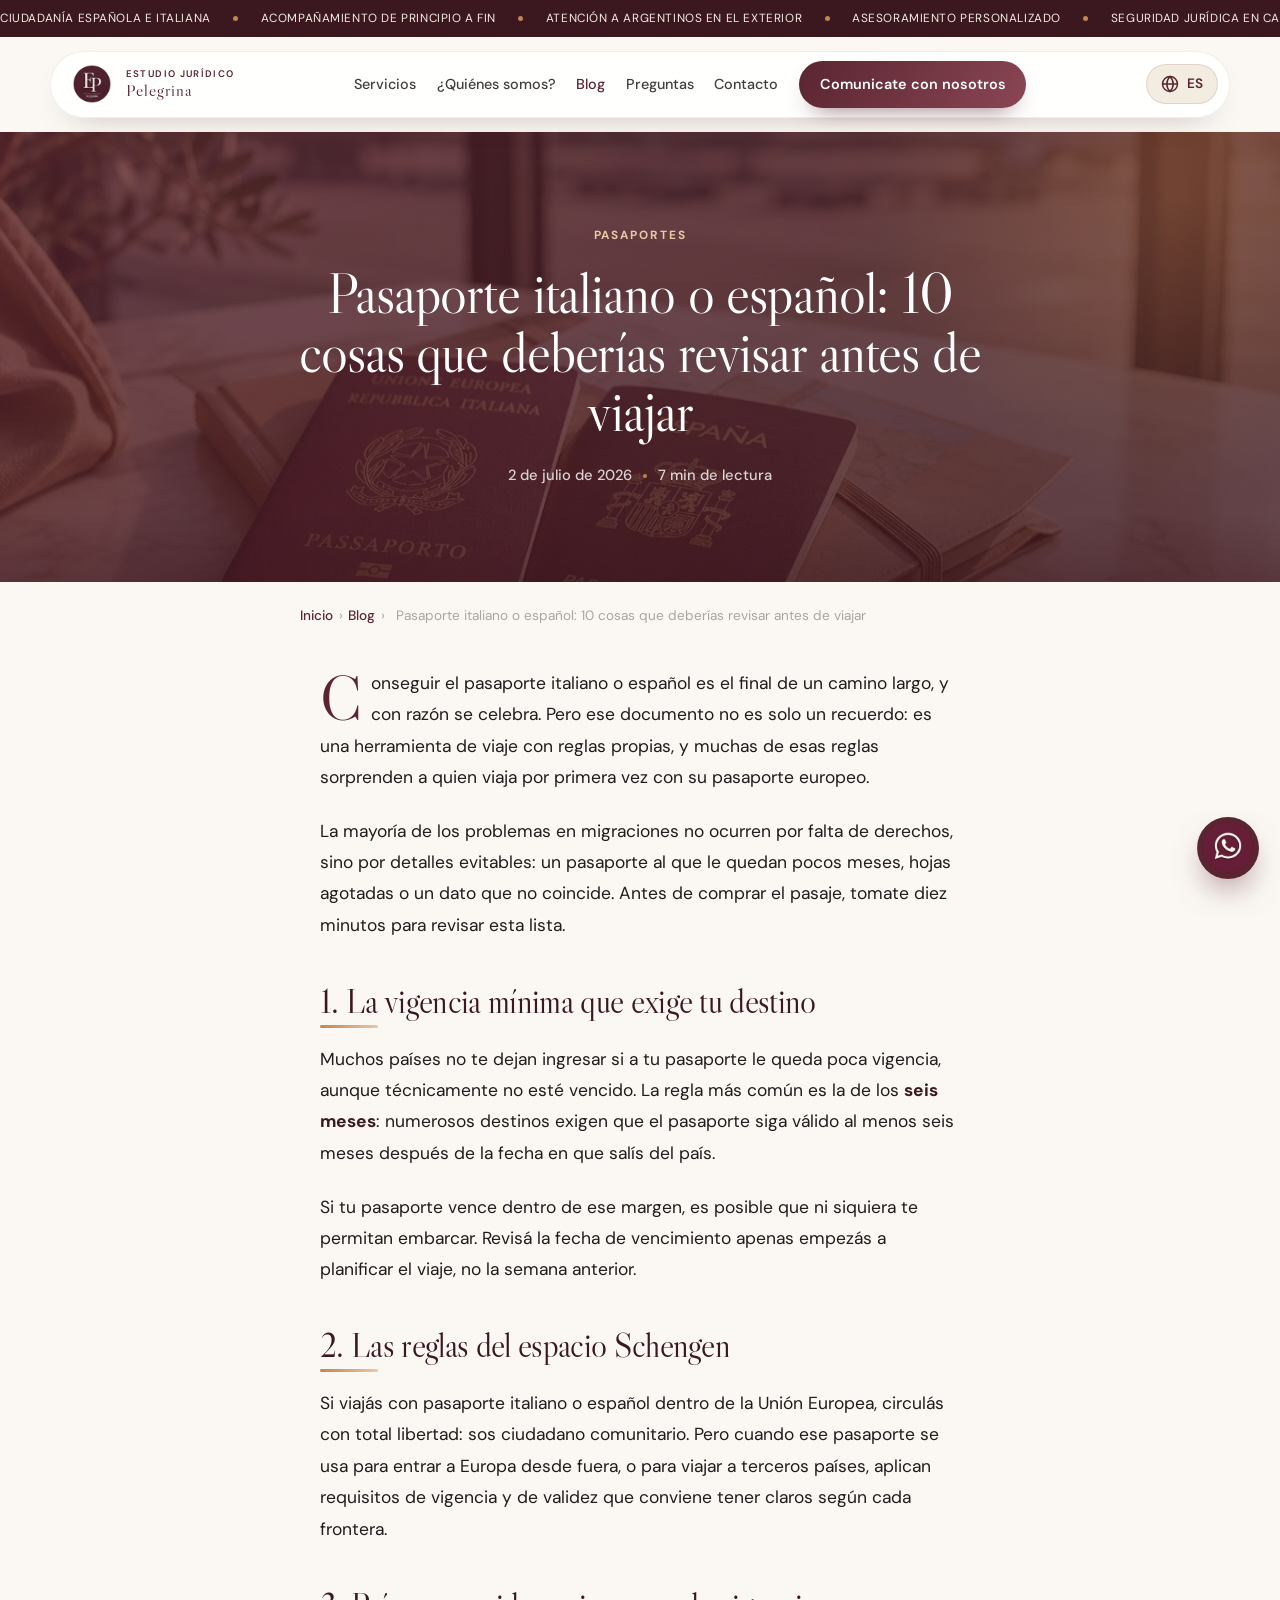
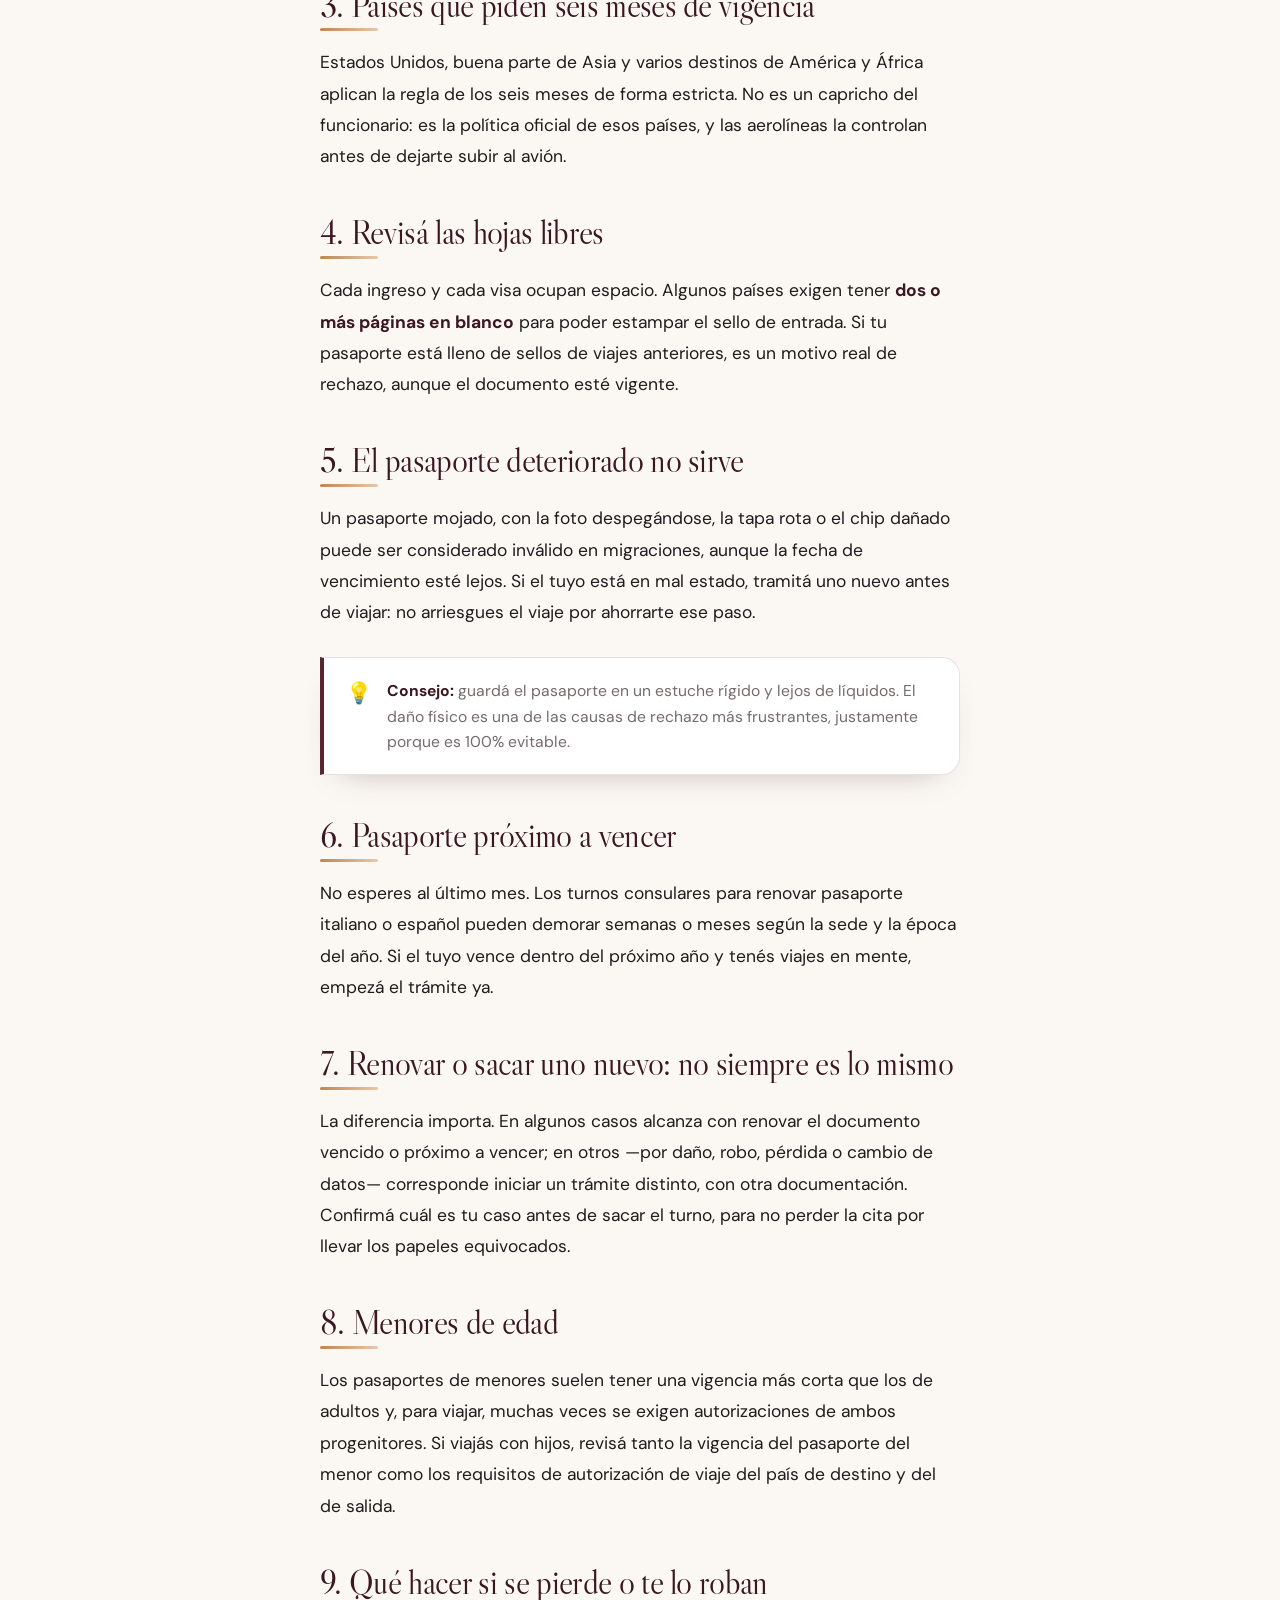
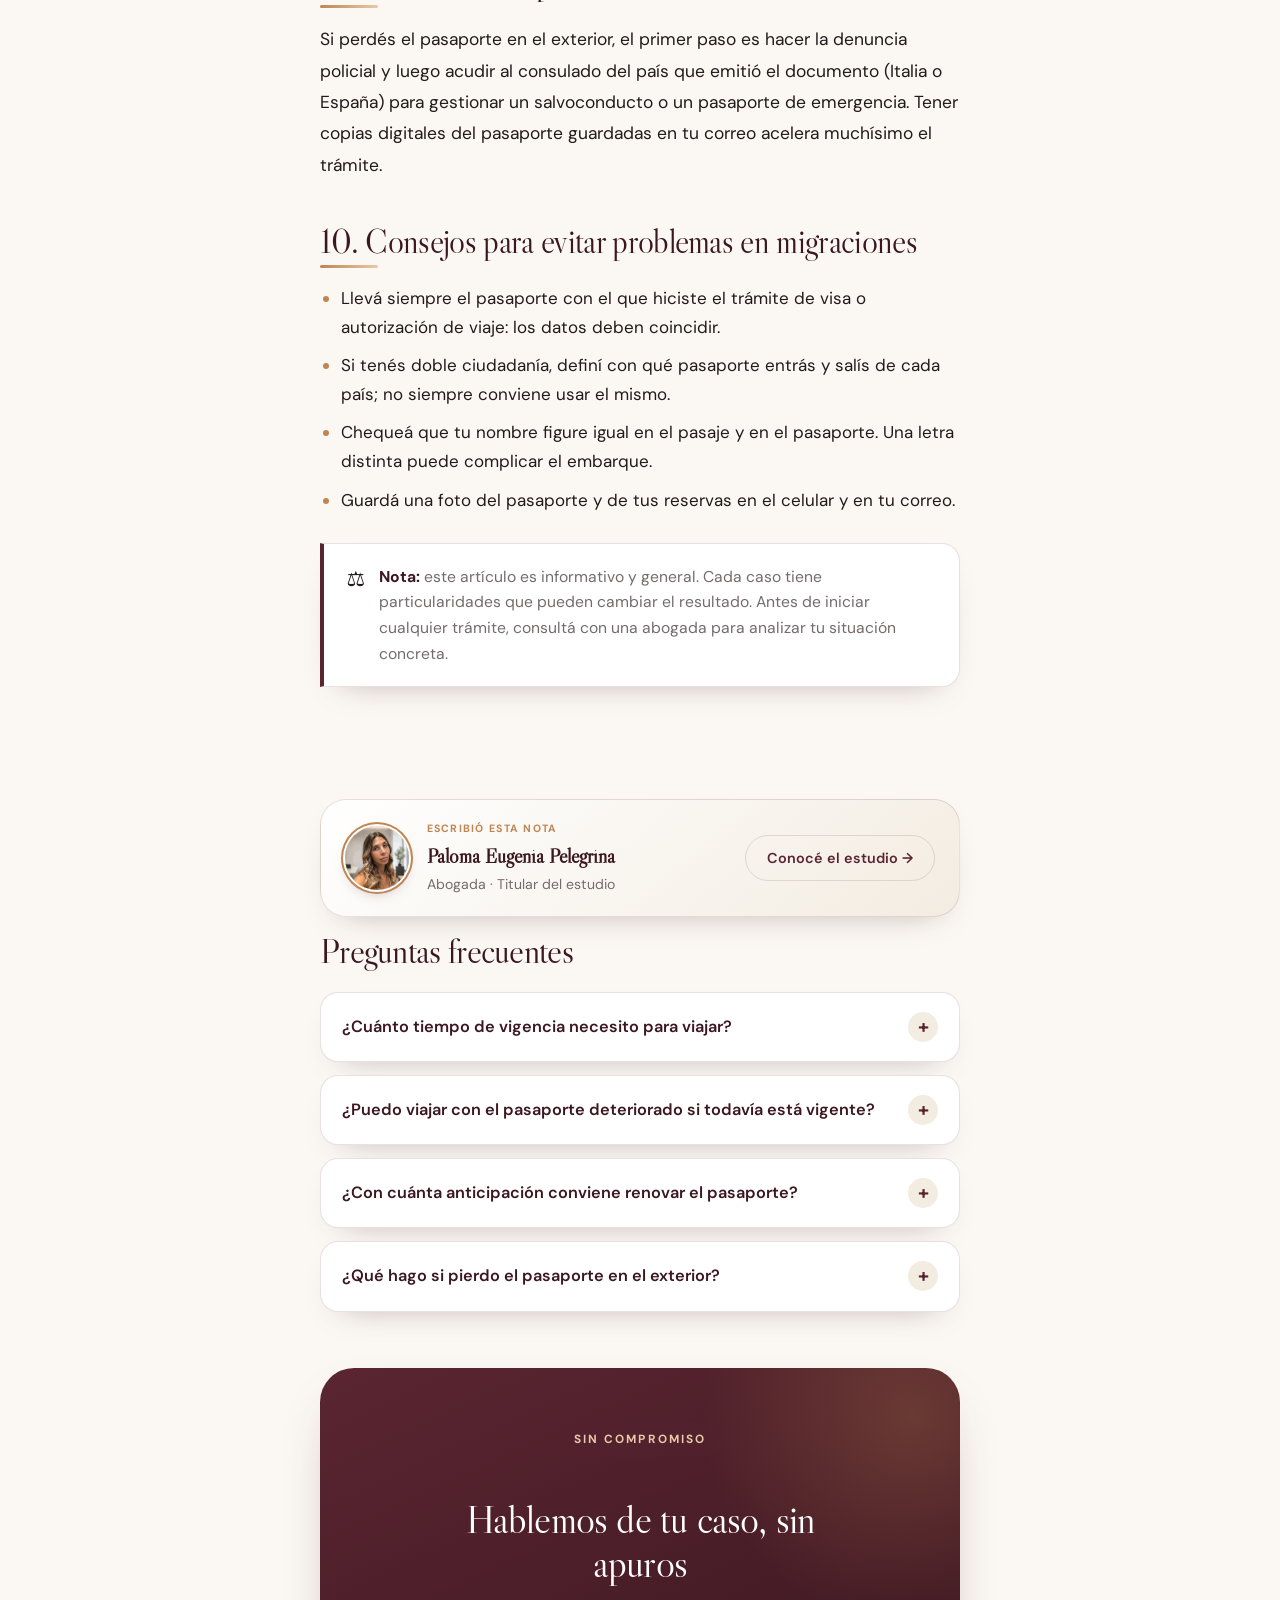
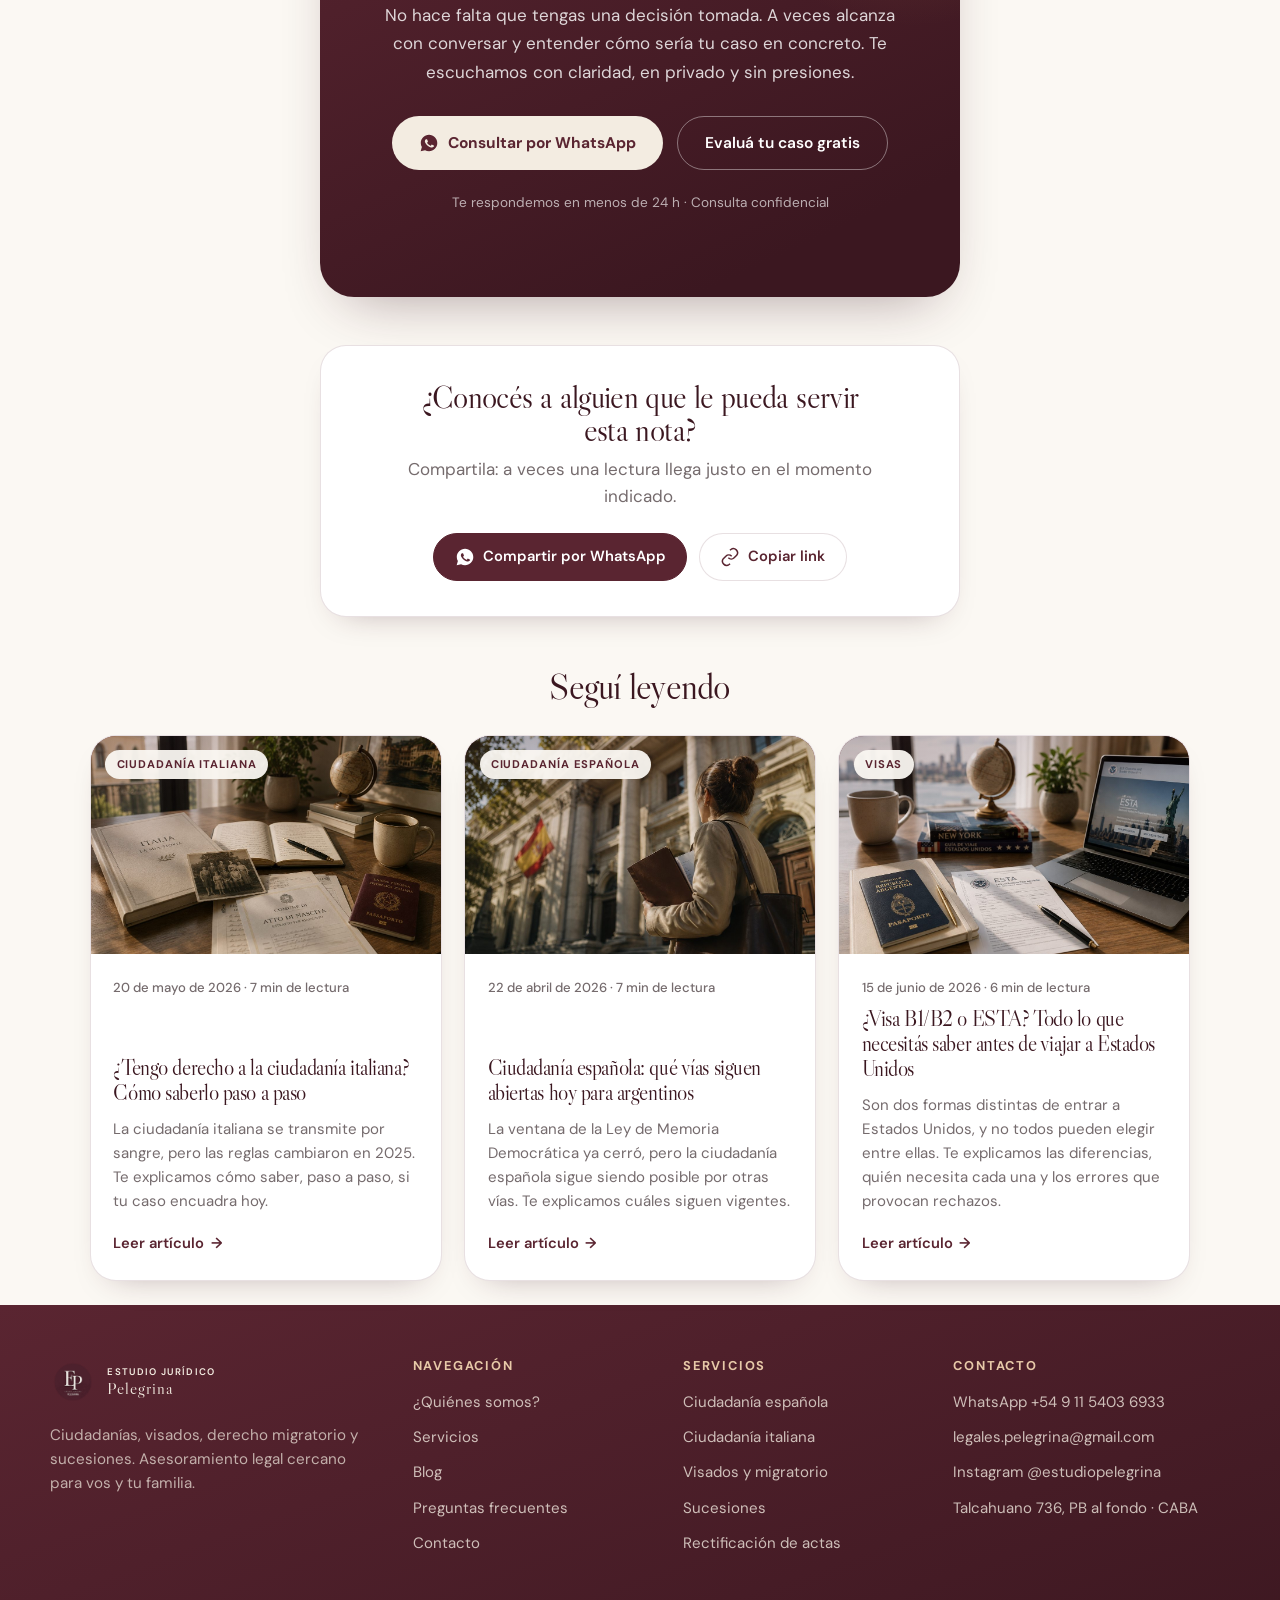
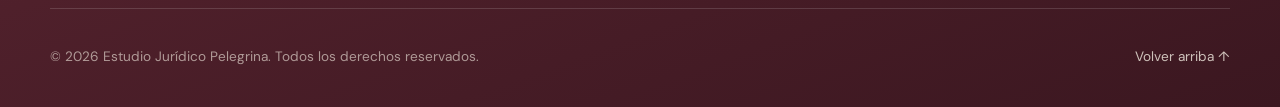
<file: blog/pasaporte-italiano-espanol-antes-de-viajar.html>
<!doctype html>
<html lang="es">
<head>
  <meta charset="UTF-8">
  <meta name="viewport" content="width=device-width,initial-scale=1">
  <title>Pasaporte italiano o español: 10 cosas que deberías revisar antes de viajar · Estudio Jurídico Pelegrina</title>
  <meta name="description" content="Tener el pasaporte europeo en la mano no alcanza: hay requisitos de vigencia, hojas libres y detalles que, si no revisás a tiempo, pueden frenarte en el aeropuerto.">
  <link rel="canonical" href="https://estudiopelegrina.com.ar/blog/pasaporte-italiano-espanol-antes-de-viajar.html">
  <meta name="theme-color" content="#5A2531">
  <meta property="og:type" content="article">
  <meta property="og:locale" content="es_AR">
  <meta property="og:url" content="https://estudiopelegrina.com.ar/blog/pasaporte-italiano-espanol-antes-de-viajar.html">
  <meta property="og:title" content="Pasaporte italiano o español: 10 cosas que deberías revisar antes de viajar">
  <meta property="og:description" content="Tener el pasaporte europeo en la mano no alcanza: hay requisitos de vigencia, hojas libres y detalles que, si no revisás a tiempo, pueden frenarte en el aeropuerto.">
  <meta property="og:image" content="https://estudiopelegrina.com.ar/pasaportes-aeropuerto.jpg">
  <meta property="article:published_time" content="2026-07-02">
  <meta property="article:section" content="Pasaportes">
  <meta name="twitter:card" content="summary_large_image">
  <script type="application/ld+json">
  {
  "@context": "https://schema.org",
  "@graph": [
    {
      "@type": "BlogPosting",
      "headline": "Pasaporte italiano o español: 10 cosas que deberías revisar antes de viajar",
      "description": "Tener el pasaporte europeo en la mano no alcanza: hay requisitos de vigencia, hojas libres y detalles que, si no revisás a tiempo, pueden frenarte en el aeropuerto.",
      "image": "https://estudiopelegrina.com.ar/pasaportes-aeropuerto.jpg",
      "datePublished": "2026-07-02",
      "dateModified": "2026-07-02",
      "articleSection": "Pasaportes",
      "inLanguage": "es-AR",
      "author": {
        "@type": "Person",
        "name": "Paloma Eugenia Pelegrina",
        "jobTitle": "Abogada"
      },
      "publisher": {
        "@type": "LegalService",
        "name": "Estudio Jurídico Pelegrina",
        "logo": {
          "@type": "ImageObject",
          "url": "https://estudiopelegrina.com.ar/logo.png"
        }
      },
      "mainEntityOfPage": {
        "@type": "WebPage",
        "@id": "https://estudiopelegrina.com.ar/blog/pasaporte-italiano-espanol-antes-de-viajar.html"
      }
    },
    {
      "@type": "FAQPage",
      "mainEntity": [
        {
          "@type": "Question",
          "name": "¿Cuánto tiempo de vigencia necesito para viajar?",
          "acceptedAnswer": {
            "@type": "Answer",
            "text": "Depende del país de destino. La regla más frecuente es que el pasaporte siga válido al menos seis meses después de tu fecha de regreso. Antes de sacar el pasaje, verificá el requisito puntual de cada país que vas a visitar."
          }
        },
        {
          "@type": "Question",
          "name": "¿Puedo viajar con el pasaporte deteriorado si todavía está vigente?",
          "acceptedAnswer": {
            "@type": "Answer",
            "text": "No conviene. Un pasaporte dañado —mojado, roto o con el chip afectado— puede ser rechazado en migraciones aunque la fecha de vencimiento esté lejos. Lo prudente es tramitar uno nuevo antes de viajar."
          }
        },
        {
          "@type": "Question",
          "name": "¿Con cuánta anticipación conviene renovar el pasaporte?",
          "acceptedAnswer": {
            "@type": "Answer",
            "text": "Idealmente, apenas entra en el último año de vigencia y tenés viajes previstos. Los turnos consulares pueden demorar, así que anticiparse evita quedarte sin documento en el momento menos oportuno."
          }
        },
        {
          "@type": "Question",
          "name": "¿Qué hago si pierdo el pasaporte en el exterior?",
          "acceptedAnswer": {
            "@type": "Answer",
            "text": "Hacé la denuncia policial y contactá al consulado del país emisor (Italia o España) para gestionar un pasaporte de emergencia o salvoconducto. Tener copias digitales guardadas agiliza mucho el trámite."
          }
        }
      ]
    },
    {
      "@type": "BreadcrumbList",
      "itemListElement": [
        {
          "@type": "ListItem",
          "position": 1,
          "name": "Inicio",
          "item": "https://estudiopelegrina.com.ar/"
        },
        {
          "@type": "ListItem",
          "position": 2,
          "name": "Blog",
          "item": "https://estudiopelegrina.com.ar/blog/"
        },
        {
          "@type": "ListItem",
          "position": 3,
          "name": "Pasaporte italiano o español: 10 cosas que deberías revisar antes de viajar",
          "item": "https://estudiopelegrina.com.ar/blog/pasaporte-italiano-espanol-antes-de-viajar.html"
        }
      ]
    }
  ]
}
  </script>
  <link rel="icon" href="../logo.png" type="image/png">
  <link rel="apple-touch-icon" href="../logo.png">
  <link rel="preconnect" href="https://fonts.googleapis.com">
  <link rel="preconnect" href="https://fonts.gstatic.com" crossorigin>
  <link href="https://fonts.googleapis.com/css2?family=DM+Sans:opsz,wght@9..40,400;9..40,500;9..40,600;9..40,700&family=Libre+Caslon+Display&display=swap" rel="stylesheet">
  <link rel="stylesheet" href="../styles.css?v=18">
  <link rel="stylesheet" href="../responsive.css?v=17">
  <link rel="stylesheet" href="blog.css?v=10">
</head>
<body>
  <div class="ticker" aria-hidden="true">
    <div class="ticker-track">
      <span data-i18n="tk.1">Ciudadanía española e italiana</span><i></i>
      <span data-i18n="tk.2">Acompañamiento de principio a fin</span><i></i>
      <span data-i18n="tk.3">Atención a argentinos en el exterior</span><i></i>
      <span data-i18n="tk.4">Asesoramiento personalizado</span><i></i>
      <span data-i18n="tk.5">Seguridad jurídica en cada paso</span><i></i>
      <span data-i18n="tk.1">Ciudadanía española e italiana</span><i></i>
      <span data-i18n="tk.2">Acompañamiento de principio a fin</span><i></i>
      <span data-i18n="tk.3">Atención a argentinos en el exterior</span><i></i>
      <span data-i18n="tk.4">Asesoramiento personalizado</span><i></i>
      <span data-i18n="tk.5">Seguridad jurídica en cada paso</span><i></i>
    </div>
  </div>
  <header class="nav-wrap">
    <div class="nav-shell">
      <a class="brand" href="/" aria-label="Estudio Jurídico Pelegrina · Inicio">
        <img src="../logo.png" alt="Estudio Jurídico Pelegrina" class="brand-logo">
        <span class="brand-text"><b data-i18n="brand.sub">Estudio Jurídico</b><small>Pelegrina</small></span>
      </a>
      <nav class="nav-links" aria-label="Navegación principal">
        <a href="/#servicios" data-i18n="nav.servicios">Servicios</a>
        <a href="/#estudio" data-i18n="nav.quienes">¿Quiénes somos?</a>
        <a href="/blog/" class="active" data-i18n="nav.blog">Blog</a>
        <a href="/#faq" data-i18n="nav.faq">Preguntas</a>
        <a href="/#contacto" data-i18n="nav.contacto">Contacto</a>
        <a class="nav-cta" href="https://wa.me/5491154036933" target="_blank" rel="noopener" data-i18n="nav.cta">Comunicate con nosotros</a>
      </nav>
      <div class="nav-right">
        <div class="lang-switch">
          <button class="lang-btn" aria-haspopup="true" aria-expanded="false" aria-label="Cambiar idioma / Change language">
            <svg viewBox="0 0 24 24" width="20" height="20" aria-hidden="true" fill="none" stroke="currentColor" stroke-width="1.8"><circle cx="12" cy="12" r="9"/><path d="M3 12h18M12 3c2.5 2.5 3.8 5.7 3.8 9S14.5 18.5 12 21C9.5 18.5 8.2 15.3 8.2 12S9.5 5.5 12 3z"/></svg>
            <span class="lang-current">ES</span>
          </button>
          <div class="lang-menu" role="menu">
            <button data-lang="es" role="menuitem">🇪🇸 Español</button>
            <button data-lang="en" role="menuitem">🇬🇧 English</button>
            <button data-lang="it" role="menuitem">🇮🇹 Italiano</button>
          </div>
        </div>
        <button class="menu-btn" aria-expanded="false" aria-label="Abrir menú">
          <span></span><span></span><span></span>
        </button>
      </div>
    </div>
  </header>

  <main>
    <article>
      <header class="article-hero">
        <img class="hero-photo" src="../pasaportes-aeropuerto.jpg" alt="" aria-hidden="true">
        <div class="article-hero-inner">
          <span class="article-cat" data-i18n="blog.cat.pasaportes">Pasaportes</span>
          <h1 data-i18n="post.h1">Pasaporte italiano o español: 10 cosas que deberías revisar antes de viajar</h1>
          <p class="article-meta" data-i18n="post.meta"><span>2 de julio de 2026</span><i></i><span>7 min de lectura</span></p>
        </div>
        <div class="hero-fade" aria-hidden="true"></div>
      </header>

      <nav class="breadcrumb" aria-label="Ruta de navegación">
        <a href="/" data-i18n="blog.bc.home">Inicio</a><span>›</span><a href="/blog/">Blog</a><span>›</span><span class="bc-here" data-i18n="post.bc">Pasaporte italiano o español: 10 cosas que deberías revisar antes de viajar</span>
      </nav>

      <div class="article-body" data-i18n="post.body">
        <p>Conseguir el pasaporte italiano o español es el final de un camino largo, y con razón se celebra. Pero ese documento no es solo un recuerdo: es una herramienta de viaje con reglas propias, y muchas de esas reglas sorprenden a quien viaja por primera vez con su pasaporte europeo.</p>
<p>La mayoría de los problemas en migraciones no ocurren por falta de derechos, sino por detalles evitables: un pasaporte al que le quedan pocos meses, hojas agotadas o un dato que no coincide. Antes de comprar el pasaje, tomate diez minutos para revisar esta lista.</p>

<h2>1. La vigencia mínima que exige tu destino</h2>
<p>Muchos países no te dejan ingresar si a tu pasaporte le queda poca vigencia, aunque técnicamente no esté vencido. La regla más común es la de los <strong>seis meses</strong>: numerosos destinos exigen que el pasaporte siga válido al menos seis meses después de la fecha en que salís del país.</p>
<p>Si tu pasaporte vence dentro de ese margen, es posible que ni siquiera te permitan embarcar. Revisá la fecha de vencimiento apenas empezás a planificar el viaje, no la semana anterior.</p>

<h2>2. Las reglas del espacio Schengen</h2>
<p>Si viajás con pasaporte italiano o español dentro de la Unión Europea, circulás con total libertad: sos ciudadano comunitario. Pero cuando ese pasaporte se usa para entrar a Europa desde fuera, o para viajar a terceros países, aplican requisitos de vigencia y de validez que conviene tener claros según cada frontera.</p>

<h2>3. Países que piden seis meses de vigencia</h2>
<p>Estados Unidos, buena parte de Asia y varios destinos de América y África aplican la regla de los seis meses de forma estricta. No es un capricho del funcionario: es la política oficial de esos países, y las aerolíneas la controlan antes de dejarte subir al avión.</p>

<h2>4. Revisá las hojas libres</h2>
<p>Cada ingreso y cada visa ocupan espacio. Algunos países exigen tener <strong>dos o más páginas en blanco</strong> para poder estampar el sello de entrada. Si tu pasaporte está lleno de sellos de viajes anteriores, es un motivo real de rechazo, aunque el documento esté vigente.</p>

<h2>5. El pasaporte deteriorado no sirve</h2>
<p>Un pasaporte mojado, con la foto despegándose, la tapa rota o el chip dañado puede ser considerado inválido en migraciones, aunque la fecha de vencimiento esté lejos. Si el tuyo está en mal estado, tramitá uno nuevo antes de viajar: no arriesgues el viaje por ahorrarte ese paso.</p>

<div class="callout"><span class="callout-ico">💡</span><p><strong>Consejo:</strong> guardá el pasaporte en un estuche rígido y lejos de líquidos. El daño físico es una de las causas de rechazo más frustrantes, justamente porque es 100% evitable.</p></div>

<h2>6. Pasaporte próximo a vencer</h2>
<p>No esperes al último mes. Los turnos consulares para renovar pasaporte italiano o español pueden demorar semanas o meses según la sede y la época del año. Si el tuyo vence dentro del próximo año y tenés viajes en mente, empezá el trámite ya.</p>

<h2>7. Renovar o sacar uno nuevo: no siempre es lo mismo</h2>
<p>La diferencia importa. En algunos casos alcanza con renovar el documento vencido o próximo a vencer; en otros —por daño, robo, pérdida o cambio de datos— corresponde iniciar un trámite distinto, con otra documentación. Confirmá cuál es tu caso antes de sacar el turno, para no perder la cita por llevar los papeles equivocados.</p>

<h2>8. Menores de edad</h2>
<p>Los pasaportes de menores suelen tener una vigencia más corta que los de adultos y, para viajar, muchas veces se exigen autorizaciones de ambos progenitores. Si viajás con hijos, revisá tanto la vigencia del pasaporte del menor como los requisitos de autorización de viaje del país de destino y del de salida.</p>

<h2>9. Qué hacer si se pierde o te lo roban</h2>
<p>Si perdés el pasaporte en el exterior, el primer paso es hacer la denuncia policial y luego acudir al consulado del país que emitió el documento (Italia o España) para gestionar un salvoconducto o un pasaporte de emergencia. Tener copias digitales del pasaporte guardadas en tu correo acelera muchísimo el trámite.</p>

<h2>10. Consejos para evitar problemas en migraciones</h2>
<ul>
  <li>Llevá siempre el pasaporte con el que hiciste el trámite de visa o autorización de viaje: los datos deben coincidir.</li>
  <li>Si tenés doble ciudadanía, definí con qué pasaporte entrás y salís de cada país; no siempre conviene usar el mismo.</li>
  <li>Chequeá que tu nombre figure igual en el pasaje y en el pasaporte. Una letra distinta puede complicar el embarque.</li>
  <li>Guardá una foto del pasaporte y de tus reservas en el celular y en tu correo.</li>
</ul>

<div class="callout"><span class="callout-ico">⚖️</span><p><strong>Nota:</strong> este artículo es informativo y general. Cada caso tiene particularidades que pueden cambiar el resultado. Antes de iniciar cualquier trámite, consultá con una abogada para analizar tu situación concreta.</p></div>
      </div>

      <div class="article-author-wrap">
        <div class="article-author reveal">
          <img src="../paloma-selfie.png" alt="Paloma Eugenia Pelegrina">
          <div class="article-author-info">
            <small data-i18n="blog.author.wrote">Escribió esta nota</small>
            <b>Paloma Eugenia Pelegrina</b>
            <span data-i18n="blog.author.role">Abogada · Titular del estudio</span>
          </div>
          <a class="btn btn-outline-wine" href="/#estudio" data-i18n="blog.author.more">Conocé el estudio →</a>
        </div>
      </div>

      <section class="article-faq">
        <h2 data-i18n="blog.faq.h2">Preguntas frecuentes</h2>
        <div class="afaq-item reveal">
        <button aria-expanded="false"><span data-i18n="p.pasaporte-italiano-espanol-antes-de-viajar.faq0.q">¿Cuánto tiempo de vigencia necesito para viajar?</span><b>+</b></button>
        <div class="afaq-panel"><div><p data-i18n="p.pasaporte-italiano-espanol-antes-de-viajar.faq0.a">Depende del país de destino. La regla más frecuente es que el pasaporte siga válido al menos seis meses después de tu fecha de regreso. Antes de sacar el pasaje, verificá el requisito puntual de cada país que vas a visitar.</p></div></div>
      </div>
      <div class="afaq-item reveal">
        <button aria-expanded="false"><span data-i18n="p.pasaporte-italiano-espanol-antes-de-viajar.faq1.q">¿Puedo viajar con el pasaporte deteriorado si todavía está vigente?</span><b>+</b></button>
        <div class="afaq-panel"><div><p data-i18n="p.pasaporte-italiano-espanol-antes-de-viajar.faq1.a">No conviene. Un pasaporte dañado —mojado, roto o con el chip afectado— puede ser rechazado en migraciones aunque la fecha de vencimiento esté lejos. Lo prudente es tramitar uno nuevo antes de viajar.</p></div></div>
      </div>
      <div class="afaq-item reveal">
        <button aria-expanded="false"><span data-i18n="p.pasaporte-italiano-espanol-antes-de-viajar.faq2.q">¿Con cuánta anticipación conviene renovar el pasaporte?</span><b>+</b></button>
        <div class="afaq-panel"><div><p data-i18n="p.pasaporte-italiano-espanol-antes-de-viajar.faq2.a">Idealmente, apenas entra en el último año de vigencia y tenés viajes previstos. Los turnos consulares pueden demorar, así que anticiparse evita quedarte sin documento en el momento menos oportuno.</p></div></div>
      </div>
      <div class="afaq-item reveal">
        <button aria-expanded="false"><span data-i18n="p.pasaporte-italiano-espanol-antes-de-viajar.faq3.q">¿Qué hago si pierdo el pasaporte en el exterior?</span><b>+</b></button>
        <div class="afaq-panel"><div><p data-i18n="p.pasaporte-italiano-espanol-antes-de-viajar.faq3.a">Hacé la denuncia policial y contactá al consulado del país emisor (Italia o España) para gestionar un pasaporte de emergencia o salvoconducto. Tener copias digitales guardadas agiliza mucho el trámite.</p></div></div>
      </div>
      </section>

      <section class="article-cta">
        <div class="article-cta-card reveal">
          <p class="eyebrow" data-i18n="blog.cta.eyebrow">Sin compromiso</p>
          <h2 data-i18n="blog.cta.h2">Hablemos de tu caso, sin apuros</h2>
          <p data-i18n="blog.cta.p">No hace falta que tengas una decisión tomada. A veces alcanza con conversar y entender cómo sería tu caso en concreto. Te escuchamos con claridad, en privado y sin presiones.</p>
          <div class="article-cta-actions">
            <a class="btn btn-whatsapp" href="https://wa.me/5491154036933" target="_blank" rel="noopener"><svg viewBox="0 0 24 24" fill="currentColor" aria-hidden="true"><path d="M12.04 2C6.58 2 2.13 6.45 2.13 11.91c0 1.75.46 3.45 1.32 4.95L2 22l5.25-1.38c1.45.79 3.08 1.21 4.79 1.21 5.46 0 9.91-4.45 9.91-9.91C21.95 6.45 17.5 2 12.04 2zm5.8 14.01c-.24.68-1.42 1.32-1.95 1.36-.5.05-.95.24-3.2-.67-2.7-1.06-4.42-3.8-4.55-3.98-.13-.18-1.1-1.46-1.1-2.78 0-1.32.69-1.97.94-2.24.24-.27.53-.34.71-.34.18 0 .35 0 .5.01.16.01.38-.06.59.45.24.58.79 2 .86 2.14.07.14.12.31.02.5-.09.18-.14.29-.28.45-.14.16-.29.36-.42.48-.14.14-.28.29-.12.57.16.27.72 1.18 1.54 1.91 1.06.95 1.96 1.24 2.24 1.38.28.14.44.12.6-.07.16-.18.7-.81.88-1.09.18-.27.37-.23.62-.14.25.09 1.6.76 1.87.9.28.14.46.21.53.32.07.12.07.68-.17 1.36z"/></svg> <span data-i18n="blog.cta.wa">Consultar por WhatsApp</span></a>
            <a class="btn btn-ghost" href="/#consulta" data-i18n="blog.cta.btn">Evaluá tu caso gratis</a>
          </div>
          <p class="note" data-i18n="blog.cta.note">Te respondemos en menos de 24 h · Consulta confidencial</p>
        </div>
      </section>

      <section class="article-share">
        <div class="share-card reveal">
          <h2 data-i18n="blog.share.h2">¿Conocés a alguien que le pueda servir esta nota?</h2>
          <p data-i18n="blog.share.p">Compartila: a veces una lectura llega justo en el momento indicado.</p>
          <div class="share-actions">
            <button class="share-btn wa" data-share="whatsapp"><svg viewBox="0 0 24 24" fill="currentColor" aria-hidden="true"><path d="M12.04 2C6.58 2 2.13 6.45 2.13 11.91c0 1.75.46 3.45 1.32 4.95L2 22l5.25-1.38c1.45.79 3.08 1.21 4.79 1.21 5.46 0 9.91-4.45 9.91-9.91C21.95 6.45 17.5 2 12.04 2zm5.8 14.01c-.24.68-1.42 1.32-1.95 1.36-.5.05-.95.24-3.2-.67-2.7-1.06-4.42-3.8-4.55-3.98-.13-.18-1.1-1.46-1.1-2.78 0-1.32.69-1.97.94-2.24.24-.27.53-.34.71-.34.18 0 .35 0 .5.01.16.01.38-.06.59.45.24.58.79 2 .86 2.14.07.14.12.31.02.5-.09.18-.14.29-.28.45-.14.16-.29.36-.42.48-.14.14-.28.29-.12.57.16.27.72 1.18 1.54 1.91 1.06.95 1.96 1.24 2.24 1.38.28.14.44.12.6-.07.16-.18.7-.81.88-1.09.18-.27.37-.23.62-.14.25.09 1.6.76 1.87.9.28.14.46.21.53.32.07.12.07.68-.17 1.36z"/></svg> <span data-i18n="blog.share.wa">Compartir por WhatsApp</span></button>
            <button class="share-btn" data-share="copy"><svg viewBox="0 0 24 24" fill="none" stroke="currentColor" stroke-width="1.8" aria-hidden="true"><path d="M10 13a5 5 0 0 0 7 0l3-3a5 5 0 0 0-7-7l-1 1"/><path d="M14 11a5 5 0 0 0-7 0l-3 3a5 5 0 0 0 7 7l1-1"/></svg> <span data-i18n="blog.share.copy">Copiar link</span></button>
            <button class="share-btn" data-share="more"><svg viewBox="0 0 24 24" fill="none" stroke="currentColor" stroke-width="1.8" aria-hidden="true"><circle cx="18" cy="5" r="3"/><circle cx="6" cy="12" r="3"/><circle cx="18" cy="19" r="3"/><path d="M8.6 13.5l6.8 4M15.4 6.5l-6.8 4"/></svg> <span data-i18n="blog.share.more">Más opciones</span></button>
          </div>
        </div>
      </section>
    </article>

    <section class="article-related">
      <h2 data-i18n="blog.related">Seguí leyendo</h2>
      <div class="related-grid">
      <a class="post-card reveal" href="tengo-derecho-ciudadania-italiana.html" data-cat="italiana">
        <div class="post-card-media"><span class="post-tag" data-i18n="blog.cat.italiana">Ciudadanía italiana</span><img src="../ciudadania-italiana-documentos.jpg" alt="¿Tengo derecho a la ciudadanía italiana? Cómo saberlo paso a paso" loading="lazy" width="1200" height="800"></div>
        <div class="post-card-body">
          <p class="post-meta" data-i18n="p.tengo-derecho-ciudadania-italiana.meta">20 de mayo de 2026 · 7 min de lectura</p>
          <h3 data-i18n="p.tengo-derecho-ciudadania-italiana.title">¿Tengo derecho a la ciudadanía italiana? Cómo saberlo paso a paso</h3>
          <p data-i18n="p.tengo-derecho-ciudadania-italiana.excerpt">La ciudadanía italiana se transmite por sangre, pero las reglas cambiaron en 2025. Te explicamos cómo saber, paso a paso, si tu caso encuadra hoy.</p>
          <span class="post-more" data-i18n="blog.read">Leer artículo</span>
        </div>
      </a>
      <a class="post-card reveal" href="ciudadania-espanola-quien-puede-hoy.html" data-cat="espanola">
        <div class="post-card-media"><span class="post-tag" data-i18n="blog.cat.espanola">Ciudadanía española</span><img src="../ciudadania-espanola-gobierno.jpg" alt="Ciudadanía española: qué vías siguen abiertas hoy para argentinos" loading="lazy" width="1200" height="800"></div>
        <div class="post-card-body">
          <p class="post-meta" data-i18n="p.ciudadania-espanola-quien-puede-hoy.meta">22 de abril de 2026 · 7 min de lectura</p>
          <h3 data-i18n="p.ciudadania-espanola-quien-puede-hoy.title">Ciudadanía española: qué vías siguen abiertas hoy para argentinos</h3>
          <p data-i18n="p.ciudadania-espanola-quien-puede-hoy.excerpt">La ventana de la Ley de Memoria Democrática ya cerró, pero la ciudadanía española sigue siendo posible por otras vías. Te explicamos cuáles siguen vigentes.</p>
          <span class="post-more" data-i18n="blog.read">Leer artículo</span>
        </div>
      </a>
      <a class="post-card reveal" href="visa-b1-b2-o-esta-estados-unidos.html" data-cat="visas">
        <div class="post-card-media"><span class="post-tag" data-i18n="blog.cat.visas">Visas</span><img src="../visa-esta-americana.jpg" alt="¿Visa B1/B2 o ESTA? Todo lo que necesitás saber antes de viajar a Estados Unidos" loading="lazy" width="1200" height="800"></div>
        <div class="post-card-body">
          <p class="post-meta" data-i18n="p.visa-b1-b2-o-esta-estados-unidos.meta">15 de junio de 2026 · 6 min de lectura</p>
          <h3 data-i18n="p.visa-b1-b2-o-esta-estados-unidos.title">¿Visa B1/B2 o ESTA? Todo lo que necesitás saber antes de viajar a Estados Unidos</h3>
          <p data-i18n="p.visa-b1-b2-o-esta-estados-unidos.excerpt">Son dos formas distintas de entrar a Estados Unidos, y no todos pueden elegir entre ellas. Te explicamos las diferencias, quién necesita cada una y los errores que provocan rechazos.</p>
          <span class="post-more" data-i18n="blog.read">Leer artículo</span>
        </div>
      </a>
      </div>
    </section>
  </main>

  <footer class="footer">
    <div class="footer-grid">
      <div class="footer-brand">
        <a class="brand" href="/">
          <img src="../logo.png" alt="Estudio Jurídico Pelegrina" class="brand-logo">
          <span class="brand-text"><b data-i18n="brand.sub">Estudio Jurídico</b><small>Pelegrina</small></span>
        </a>
        <p data-i18n="footer.desc">Ciudadanías, visados, derecho migratorio y sucesiones. Asesoramiento legal cercano para vos y tu familia.</p>
      </div>
      <div class="footer-col">
        <h4 data-i18n="footer.nav">Navegación</h4>
        <a href="/#estudio" data-i18n="nav.quienes">¿Quiénes somos?</a>
        <a href="/#servicios" data-i18n="nav.servicios">Servicios</a>
        <a href="/blog/" data-i18n="nav.blog">Blog</a>
        <a href="/#faq" data-i18n="footer.faq">Preguntas frecuentes</a>
        <a href="/#contacto" data-i18n="nav.contacto">Contacto</a>
      </div>
      <div class="footer-col">
        <h4 data-i18n="footer.serv">Servicios</h4>
        <a href="/#contacto" data-i18n="acc.ciud.esp">Ciudadanía española</a>
        <a href="/#contacto" data-i18n="acc.ciud.ita">Ciudadanía italiana</a>
        <a href="/#contacto" data-i18n="svc2.title">Visados y migratorio</a>
        <a href="/#contacto" data-i18n="acc.suc">Sucesiones</a>
        <a href="/#contacto" data-i18n="acc.rect">Rectificación de actas</a>
      </div>
      <div class="footer-col">
        <h4 data-i18n="nav.contacto">Contacto</h4>
        <a href="https://wa.me/5491154036933" target="_blank" rel="noopener">WhatsApp +54 9 11 5403 6933</a>
        <a href="mailto:legales.pelegrina@gmail.com">legales.pelegrina@gmail.com</a>
        <a href="https://www.instagram.com/estudiopelegrina/" target="_blank" rel="noopener">Instagram @estudiopelegrina</a>
        <a href="https://www.google.com/maps/search/?api=1&query=Talcahuano+736+CABA" target="_blank" rel="noopener">Talcahuano 736, PB al fondo · CABA</a>
      </div>
    </div>
    <div class="footer-bottom">
      <p>© <span id="year"></span> <span data-i18n="footer.copy">Estudio Jurídico Pelegrina. Todos los derechos reservados.</span></p>
      <a href="#inicio" data-i18n="footer.top">Volver arriba ↑</a>
    </div>
  </footer>

  <a class="float-wa" href="https://wa.me/5491154036933" target="_blank" rel="noopener" aria-label="Consultar por WhatsApp">
    <img src="../icono-whatsapp.png" alt="">
    <span class="float-wa-pulse"></span>
  </a>
  <div class="scroll-progress" id="scrollProgress" aria-hidden="true"></div>
  <script>window.PAGE_I18N={"en":{"p.pasaporte-italiano-espanol-antes-de-viajar.title":"Italian or Spanish passport: 10 things to check before you travel","post.h1":"Italian or Spanish passport: 10 things to check before you travel","post.bc":"Italian or Spanish passport: 10 things to check before you travel","post.meta":"<span>July 2, 2026</span><i></i><span>7 min read</span>","post.body":"<p>Getting your Italian or Spanish passport is the end of a long road, and it deserves to be celebrated. But that document is not just a keepsake: it is a travel tool with rules of its own, and many of those rules surprise people traveling with a European passport for the first time.</p>\n<p>Most problems at immigration don't happen for lack of rights, but because of avoidable details: a passport with only a few months left, no blank pages, or a detail that doesn't match. Before buying your ticket, take ten minutes to go through this list.</p>\n\n<h2>1. The minimum validity your destination requires</h2>\n<p>Many countries will not let you in if your passport is close to expiring, even if it is technically still valid. The most common rule is the <strong>six-month rule</strong>: many destinations require your passport to remain valid for at least six months after the date you leave the country.</p>\n<p>If your passport expires within that window, you may not even be allowed to board. Check the expiry date as soon as you start planning the trip — not the week before.</p>\n\n<h2>2. The Schengen area rules</h2>\n<p>If you travel with an Italian or Spanish passport within the European Union, you move freely: you are an EU citizen. But when that passport is used to enter Europe from outside, or to travel to third countries, validity requirements apply that are worth knowing for each border.</p>\n\n<h2>3. Countries that require six months of validity</h2>\n<p>The United States, much of Asia and several destinations in the Americas and Africa apply the six-month rule strictly. It is not an official's whim: it is those countries' official policy, and airlines check it before letting you board.</p>\n\n<h2>4. Check your blank pages</h2>\n<p>Every entry and every visa takes up space. Some countries require <strong>two or more blank pages</strong> to stamp your entry. If your passport is full of stamps from previous trips, that is a real ground for refusal, even if the document is valid.</p>\n\n<h2>5. A damaged passport doesn't work</h2>\n<p>A passport that got wet, with the photo peeling off, a torn cover or a damaged chip can be considered invalid at immigration, even if the expiry date is far away. If yours is in poor condition, get a new one before traveling: don't risk the trip to save yourself that step.</p>\n\n<div class=\"callout\"><span class=\"callout-ico\">💡</span><p><strong>Tip:</strong> keep your passport in a rigid case and away from liquids. Physical damage is one of the most frustrating grounds for refusal, precisely because it is 100% avoidable.</p></div>\n\n<h2>6. A passport close to expiring</h2>\n<p>Don't wait until the last month. Consular appointments to renew an Italian or Spanish passport can take weeks or months depending on the office and the time of year. If yours expires within the next year and you have trips in mind, start the process now.</p>\n\n<h2>7. Renewing vs. getting a new one: not always the same</h2>\n<p>The difference matters. In some cases renewing the expired or expiring document is enough; in others — damage, theft, loss or a change of personal details — a different procedure applies, with different paperwork. Confirm which is your case before booking the appointment, so you don't lose the slot for bringing the wrong documents.</p>\n\n<h2>8. Minors</h2>\n<p>Children's passports usually have a shorter validity than adults', and travel often requires authorization from both parents. If you travel with children, check both the validity of the child's passport and the travel-authorization requirements of the destination country and the country of departure.</p>\n\n<h2>9. What to do if it gets lost or stolen</h2>\n<p>If you lose your passport abroad, the first step is to file a police report and then go to the consulate of the issuing country (Italy or Spain) to arrange an emergency travel document or emergency passport. Having digital copies of your passport saved in your email speeds up the process enormously.</p>\n\n<h2>10. Tips to avoid problems at immigration</h2>\n<ul>\n  <li>Always carry the passport you used for your visa or travel authorization: the details must match.</li>\n  <li>If you have dual citizenship, decide which passport you use to enter and leave each country; using the same one is not always best.</li>\n  <li>Check that your name appears exactly the same on the ticket and the passport. One different letter can complicate boarding.</li>\n  <li>Keep a photo of your passport and bookings on your phone and in your email.</li>\n</ul>\n\n<div class=\"callout\"><span class=\"callout-ico\">⚖️</span><p><strong>Note:</strong> this article is general information only. Every case has particularities that can change the outcome. Before starting any procedure, consult a lawyer to analyze your specific situation.</p></div>","p.pasaporte-italiano-espanol-antes-de-viajar.faq0.q":"How much validity do I need to travel?","p.pasaporte-italiano-espanol-antes-de-viajar.faq0.a":"It depends on the destination. The most common rule is that your passport must remain valid for at least six months after your return date. Before buying tickets, check the specific requirement of each country you will visit.","p.pasaporte-italiano-espanol-antes-de-viajar.faq1.q":"Can I travel with a damaged passport if it is still valid?","p.pasaporte-italiano-espanol-antes-de-viajar.faq1.a":"Better not. A damaged passport — wet, torn or with an affected chip — can be refused at immigration even if the expiry date is far away. The prudent thing is to get a new one before traveling.","p.pasaporte-italiano-espanol-antes-de-viajar.faq2.q":"How far in advance should I renew my passport?","p.pasaporte-italiano-espanol-antes-de-viajar.faq2.a":"Ideally as soon as it enters its last year of validity and you have trips planned. Consular appointments can take time, so planning ahead keeps you from being left without a document at the worst moment.","p.pasaporte-italiano-espanol-antes-de-viajar.faq3.q":"What do I do if I lose my passport abroad?","p.pasaporte-italiano-espanol-antes-de-viajar.faq3.a":"File a police report and contact the consulate of the issuing country (Italy or Spain) to arrange an emergency passport or travel document. Having digital copies saved makes the process much faster.","p.tengo-derecho-ciudadania-italiana.title":"Am I entitled to Italian citizenship? How to find out, step by step","p.tengo-derecho-ciudadania-italiana.excerpt":"Italian citizenship is passed down by descent, but the rules changed in 2025. We explain how to find out, step by step, whether your case qualifies today.","p.tengo-derecho-ciudadania-italiana.meta":"May 20, 2026 · 7 min read","p.ciudadania-espanola-quien-puede-hoy.title":"Spanish citizenship: which routes are still open today for Argentines","p.ciudadania-espanola-quien-puede-hoy.excerpt":"The Democratic Memory Law window has closed, but Spanish citizenship is still possible through other routes. We explain which ones remain in force.","p.ciudadania-espanola-quien-puede-hoy.meta":"April 22, 2026 · 7 min read","p.visa-b1-b2-o-esta-estados-unidos.title":"B1/B2 visa or ESTA? Everything you need to know before traveling to the U.S.","p.visa-b1-b2-o-esta-estados-unidos.excerpt":"They are two different ways to enter the United States, and not everyone can choose between them. We explain the differences, who needs each one, and the mistakes that lead to refusals.","p.visa-b1-b2-o-esta-estados-unidos.meta":"June 15, 2026 · 6 min read"},"it":{"p.pasaporte-italiano-espanol-antes-de-viajar.title":"Passaporto italiano o spagnolo: 10 cose da controllare prima di viaggiare","post.h1":"Passaporto italiano o spagnolo: 10 cose da controllare prima di viaggiare","post.bc":"Passaporto italiano o spagnolo: 10 cose da controllare prima di viaggiare","post.meta":"<span>2 luglio 2026</span><i></i><span>7 min di lettura</span>","post.body":"<p>Ottenere il passaporto italiano o spagnolo è la fine di un lungo percorso, e con ragione si festeggia. Ma quel documento non è solo un ricordo: è uno strumento di viaggio con regole proprie, e molte di queste regole sorprendono chi viaggia per la prima volta con il passaporto europeo.</p>\n<p>La maggior parte dei problemi in frontiera non nasce da mancanza di diritti, ma da dettagli evitabili: un passaporto con pochi mesi di validità, pagine esaurite o un dato che non coincide. Prima di comprare il biglietto, prendetevi dieci minuti per rivedere questa lista.</p>\n\n<h2>1. La validità minima richiesta dalla destinazione</h2>\n<p>Molti Paesi non vi lasciano entrare se al passaporto resta poca validità, anche se tecnicamente non è scaduto. La regola più comune è quella dei <strong>sei mesi</strong>: numerose destinazioni richiedono che il passaporto resti valido per almeno sei mesi dopo la data di uscita dal Paese.</p>\n<p>Se il vostro passaporto scade entro quel margine, è possibile che non vi lascino nemmeno imbarcare. Controllate la data di scadenza appena iniziate a pianificare il viaggio, non la settimana prima.</p>\n\n<h2>2. Le regole dello spazio Schengen</h2>\n<p>Se viaggiate con passaporto italiano o spagnolo all'interno dell'Unione Europea, circolate in piena libertà: siete cittadini comunitari. Ma quando quel passaporto si usa per entrare in Europa dall'esterno, o per viaggiare verso Paesi terzi, si applicano requisiti di validità che conviene conoscere per ogni frontiera.</p>\n\n<h2>3. Paesi che chiedono sei mesi di validità</h2>\n<p>Stati Uniti, buona parte dell'Asia e diverse destinazioni in America e Africa applicano la regola dei sei mesi in modo rigoroso. Non è un capriccio del funzionario: è la politica ufficiale di quei Paesi, e le compagnie aeree la verificano prima di lasciarvi salire a bordo.</p>\n\n<h2>4. Controllate le pagine libere</h2>\n<p>Ogni ingresso e ogni visto occupano spazio. Alcuni Paesi richiedono <strong>due o più pagine in bianco</strong> per apporre il timbro d'ingresso. Se il vostro passaporto è pieno di timbri di viaggi precedenti, è un motivo reale di respingimento, anche se il documento è valido.</p>\n\n<h2>5. Il passaporto danneggiato non serve</h2>\n<p>Un passaporto bagnato, con la foto che si stacca, la copertina rotta o il chip danneggiato può essere considerato non valido in frontiera, anche se la scadenza è lontana. Se il vostro è in cattive condizioni, richiedetene uno nuovo prima di viaggiare: non rischiate il viaggio per risparmiarvi quel passaggio.</p>\n\n<div class=\"callout\"><span class=\"callout-ico\">💡</span><p><strong>Consiglio:</strong> conservate il passaporto in una custodia rigida e lontano dai liquidi. Il danno fisico è una delle cause di respingimento più frustranti, proprio perché è evitabile al 100%.</p></div>\n\n<h2>6. Passaporto prossimo alla scadenza</h2>\n<p>Non aspettate l'ultimo mese. Gli appuntamenti consolari per rinnovare il passaporto italiano o spagnolo possono richiedere settimane o mesi a seconda della sede e del periodo dell'anno. Se il vostro scade entro il prossimo anno e avete viaggi in programma, avviate subito la pratica.</p>\n\n<h2>7. Rinnovare o richiederne uno nuovo: non è sempre lo stesso</h2>\n<p>La differenza conta. In alcuni casi basta rinnovare il documento scaduto o in scadenza; in altri — per danno, furto, smarrimento o cambio di dati — corrisponde una pratica diversa, con altra documentazione. Verificate qual è il vostro caso prima di prenotare l'appuntamento, per non perdere la data portando i documenti sbagliati.</p>\n\n<h2>8. Minorenni</h2>\n<p>I passaporti dei minori hanno di solito una validità più breve di quelli degli adulti e, per viaggiare, spesso si richiedono autorizzazioni di entrambi i genitori. Se viaggiate con figli, controllate sia la validità del passaporto del minore sia i requisiti di autorizzazione al viaggio del Paese di destinazione e di quello di partenza.</p>\n\n<h2>9. Cosa fare in caso di smarrimento o furto</h2>\n<p>Se perdete il passaporto all'estero, il primo passo è fare la denuncia alla polizia e poi rivolgersi al consolato del Paese che ha emesso il documento (Italia o Spagna) per ottenere un documento di viaggio provvisorio o un passaporto d'emergenza. Avere copie digitali del passaporto salvate nella propria email accelera moltissimo la pratica.</p>\n\n<h2>10. Consigli per evitare problemi in frontiera</h2>\n<ul>\n  <li>Portate sempre il passaporto con cui avete fatto la pratica del visto o dell'autorizzazione di viaggio: i dati devono coincidere.</li>\n  <li>Se avete doppia cittadinanza, decidete con quale passaporto entrare e uscire da ogni Paese; non sempre conviene usare lo stesso.</li>\n  <li>Verificate che il vostro nome figuri identico sul biglietto e sul passaporto. Una lettera diversa può complicare l'imbarco.</li>\n  <li>Conservate una foto del passaporto e delle prenotazioni sul cellulare e nella email.</li>\n</ul>\n\n<div class=\"callout\"><span class=\"callout-ico\">⚖️</span><p><strong>Nota:</strong> questo articolo è informativo e generale. Ogni caso presenta particolarità che possono cambiare il risultato. Prima di avviare qualsiasi pratica, consultate un avvocato per analizzare la vostra situazione concreta.</p></div>","p.pasaporte-italiano-espanol-antes-de-viajar.faq0.q":"Quanta validità mi serve per viaggiare?","p.pasaporte-italiano-espanol-antes-de-viajar.faq0.a":"Dipende dal Paese di destinazione. La regola più frequente è che il passaporto resti valido per almeno sei mesi dopo la data di rientro. Prima di comprare il biglietto, verificate il requisito specifico di ogni Paese che visiterete.","p.pasaporte-italiano-espanol-antes-de-viajar.faq1.q":"Posso viaggiare con il passaporto danneggiato se è ancora valido?","p.pasaporte-italiano-espanol-antes-de-viajar.faq1.a":"Meglio di no. Un passaporto danneggiato — bagnato, rotto o con il chip compromesso — può essere respinto in frontiera anche se la scadenza è lontana. La cosa prudente è richiederne uno nuovo prima di viaggiare.","p.pasaporte-italiano-espanol-antes-de-viajar.faq2.q":"Con quanto anticipo conviene rinnovare il passaporto?","p.pasaporte-italiano-espanol-antes-de-viajar.faq2.a":"Idealmente appena entra nell'ultimo anno di validità e avete viaggi in programma. Gli appuntamenti consolari possono richiedere tempo, quindi anticiparsi evita di restare senza documento nel momento meno opportuno.","p.pasaporte-italiano-espanol-antes-de-viajar.faq3.q":"Cosa faccio se perdo il passaporto all'estero?","p.pasaporte-italiano-espanol-antes-de-viajar.faq3.a":"Fate la denuncia alla polizia e contattate il consolato del Paese emittente (Italia o Spagna) per ottenere un passaporto d'emergenza o un documento di viaggio provvisorio. Avere copie digitali salvate rende la pratica molto più rapida.","p.tengo-derecho-ciudadania-italiana.title":"Ho diritto alla cittadinanza italiana? Come scoprirlo passo dopo passo","p.tengo-derecho-ciudadania-italiana.excerpt":"La cittadinanza italiana si trasmette per discendenza, ma le regole sono cambiate nel 2025. Vi spieghiamo come sapere, passo dopo passo, se il vostro caso rientra oggi.","p.tengo-derecho-ciudadania-italiana.meta":"20 maggio 2026 · 7 min di lettura","p.ciudadania-espanola-quien-puede-hoy.title":"Cittadinanza spagnola: quali vie restano aperte oggi per gli argentini","p.ciudadania-espanola-quien-puede-hoy.excerpt":"La finestra della Legge di Memoria Democratica si è chiusa, ma la cittadinanza spagnola resta possibile per altre vie. Vi spieghiamo quali sono ancora in vigore.","p.ciudadania-espanola-quien-puede-hoy.meta":"22 aprile 2026 · 7 min di lettura","p.visa-b1-b2-o-esta-estados-unidos.title":"Visto B1/B2 o ESTA? Tutto quello che dovete sapere prima di viaggiare negli Stati Uniti","p.visa-b1-b2-o-esta-estados-unidos.excerpt":"Sono due modi diversi di entrare negli Stati Uniti, e non tutti possono scegliere tra i due. Vi spieghiamo le differenze, chi ha bisogno di ciascuno e gli errori che provocano dinieghi.","p.visa-b1-b2-o-esta-estados-unidos.meta":"15 giugno 2026 · 6 min di lettura"}};</script>
  <script src="../i18n.js?v=14"></script>
  <script src="blog.js?v=10"></script>
</body>
</html>
</file>
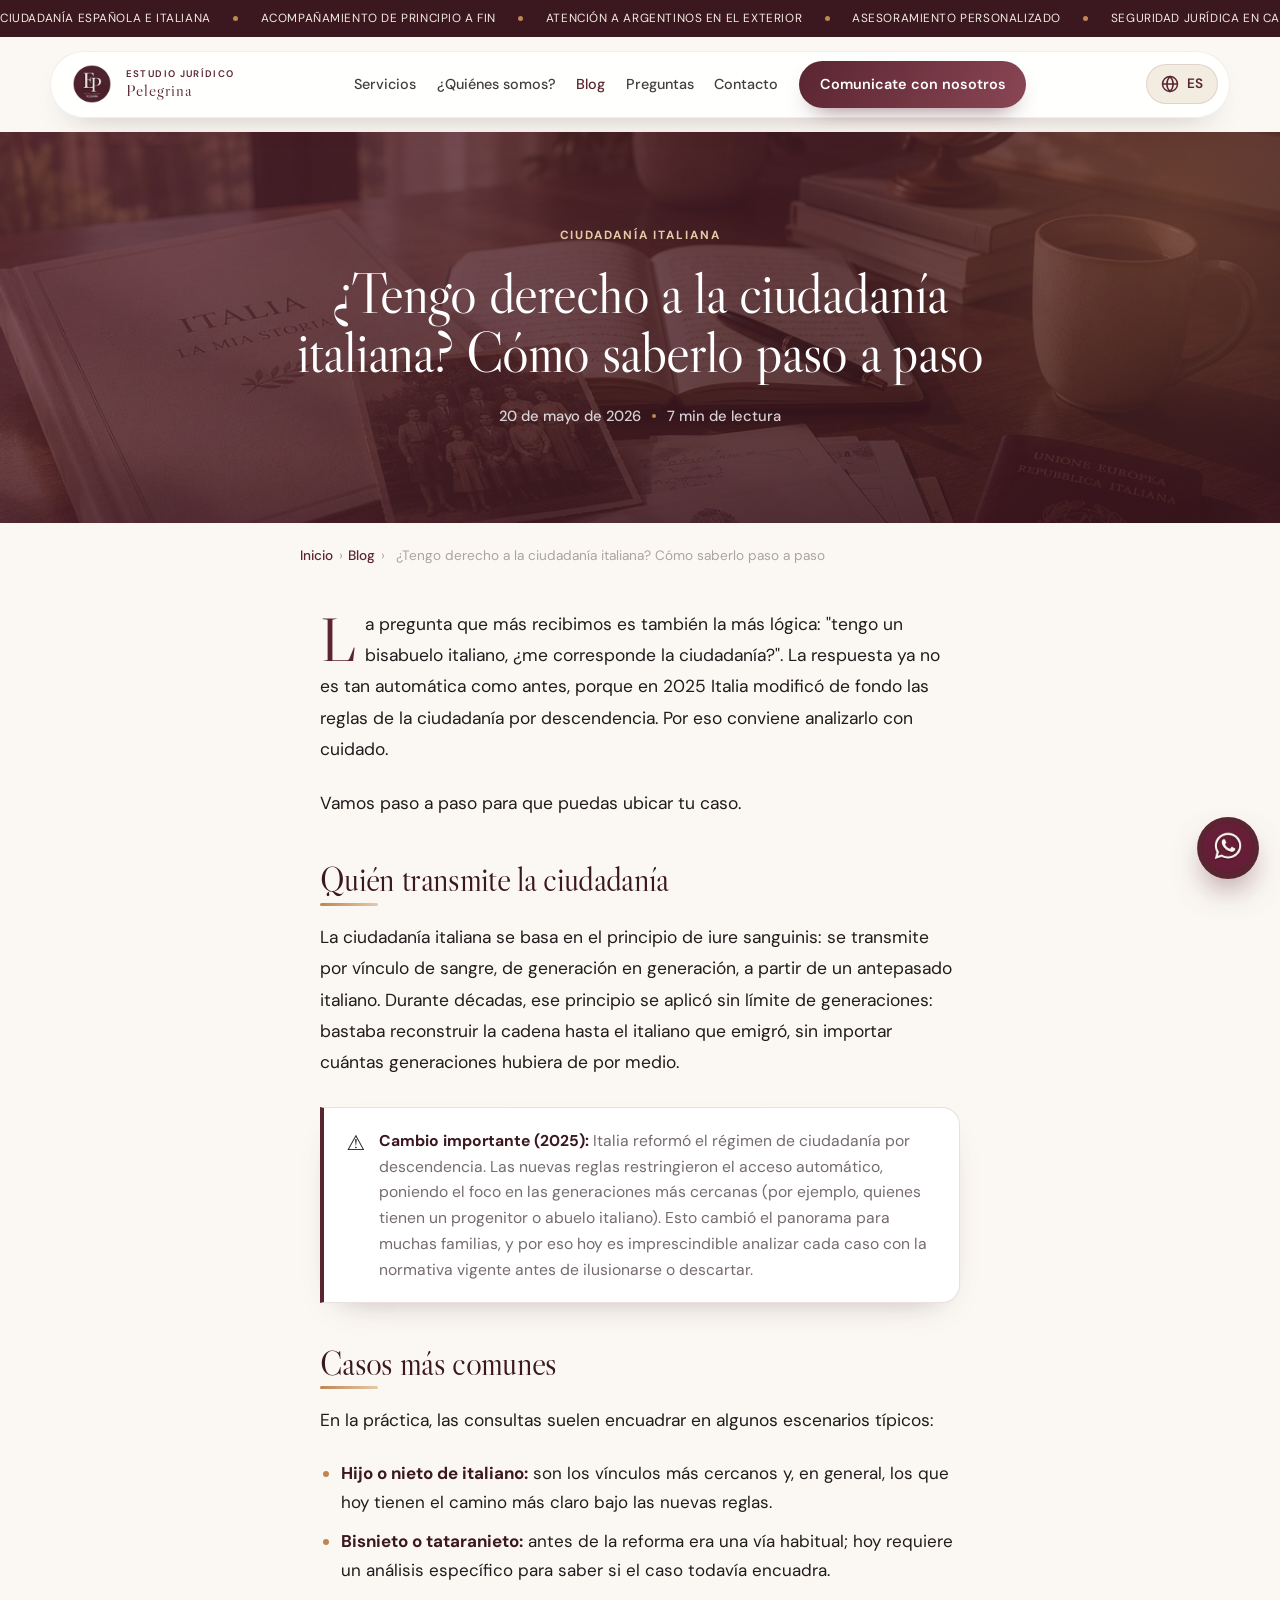
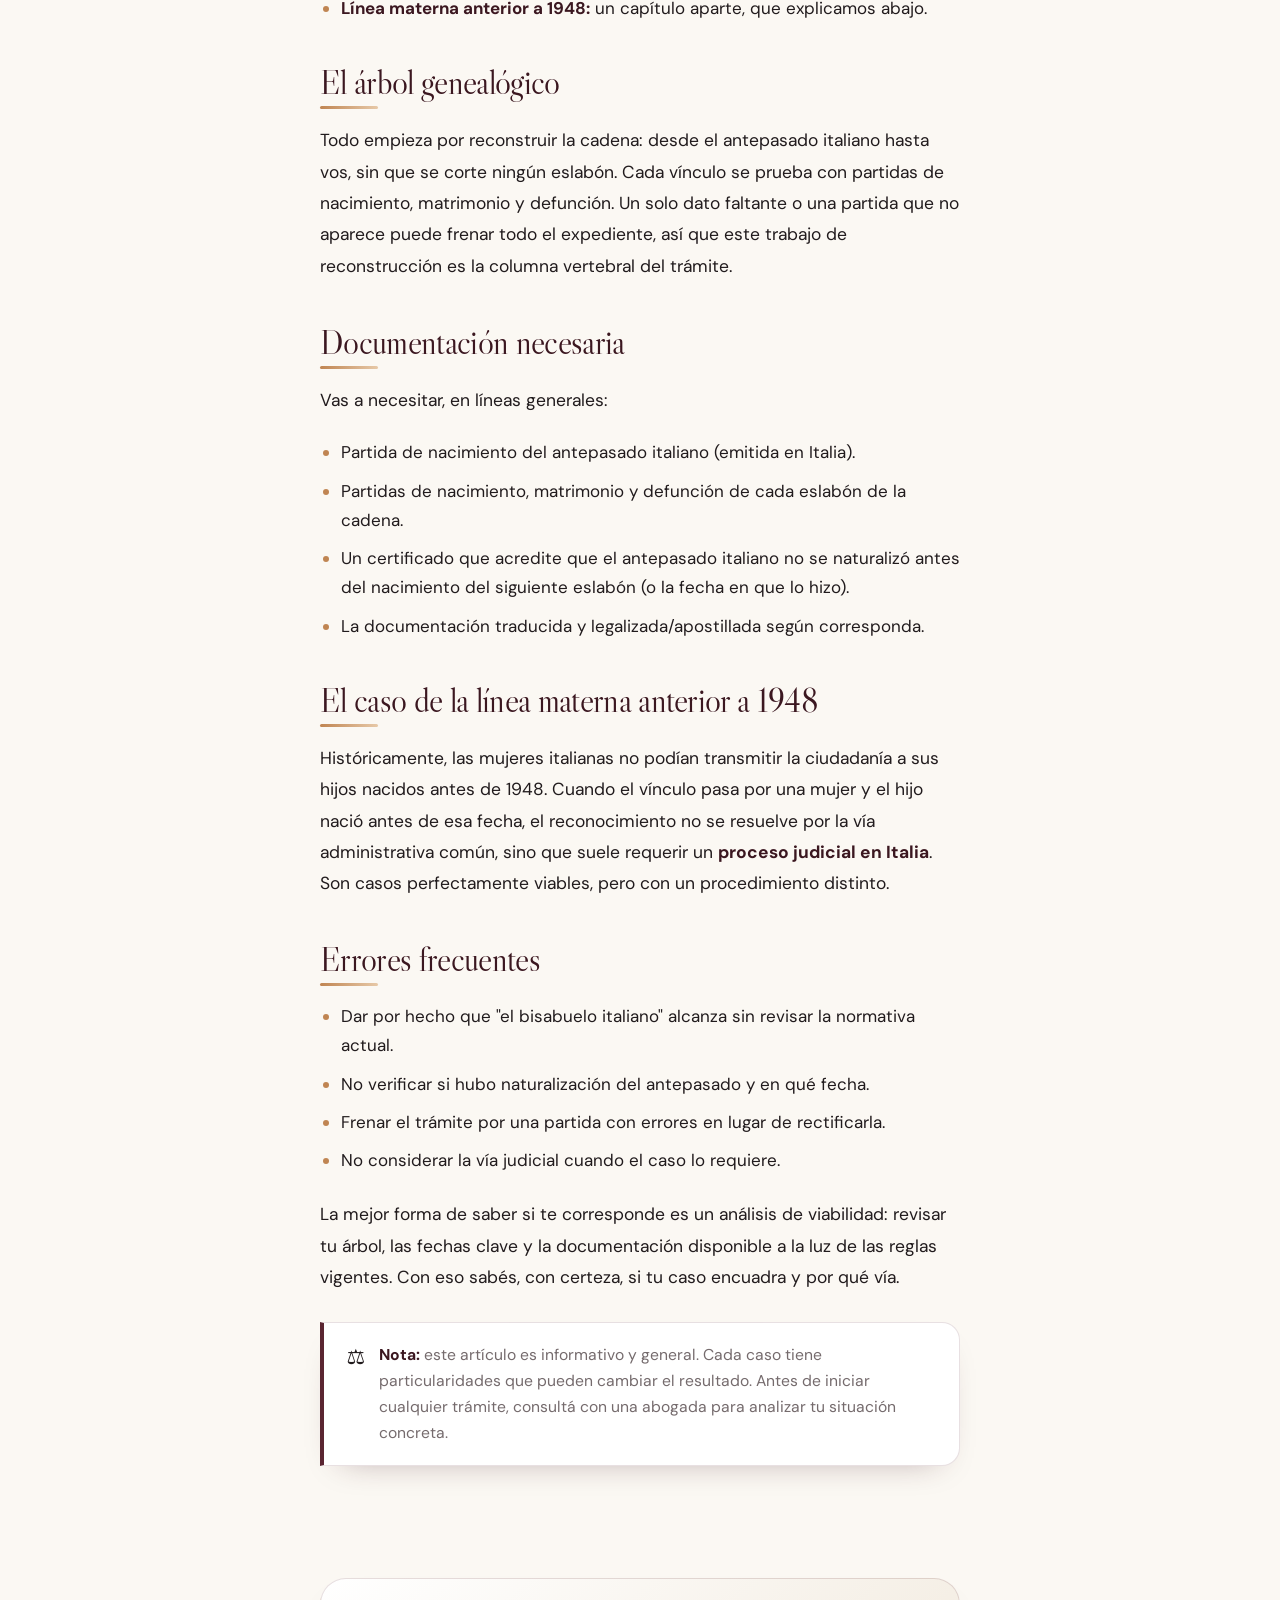
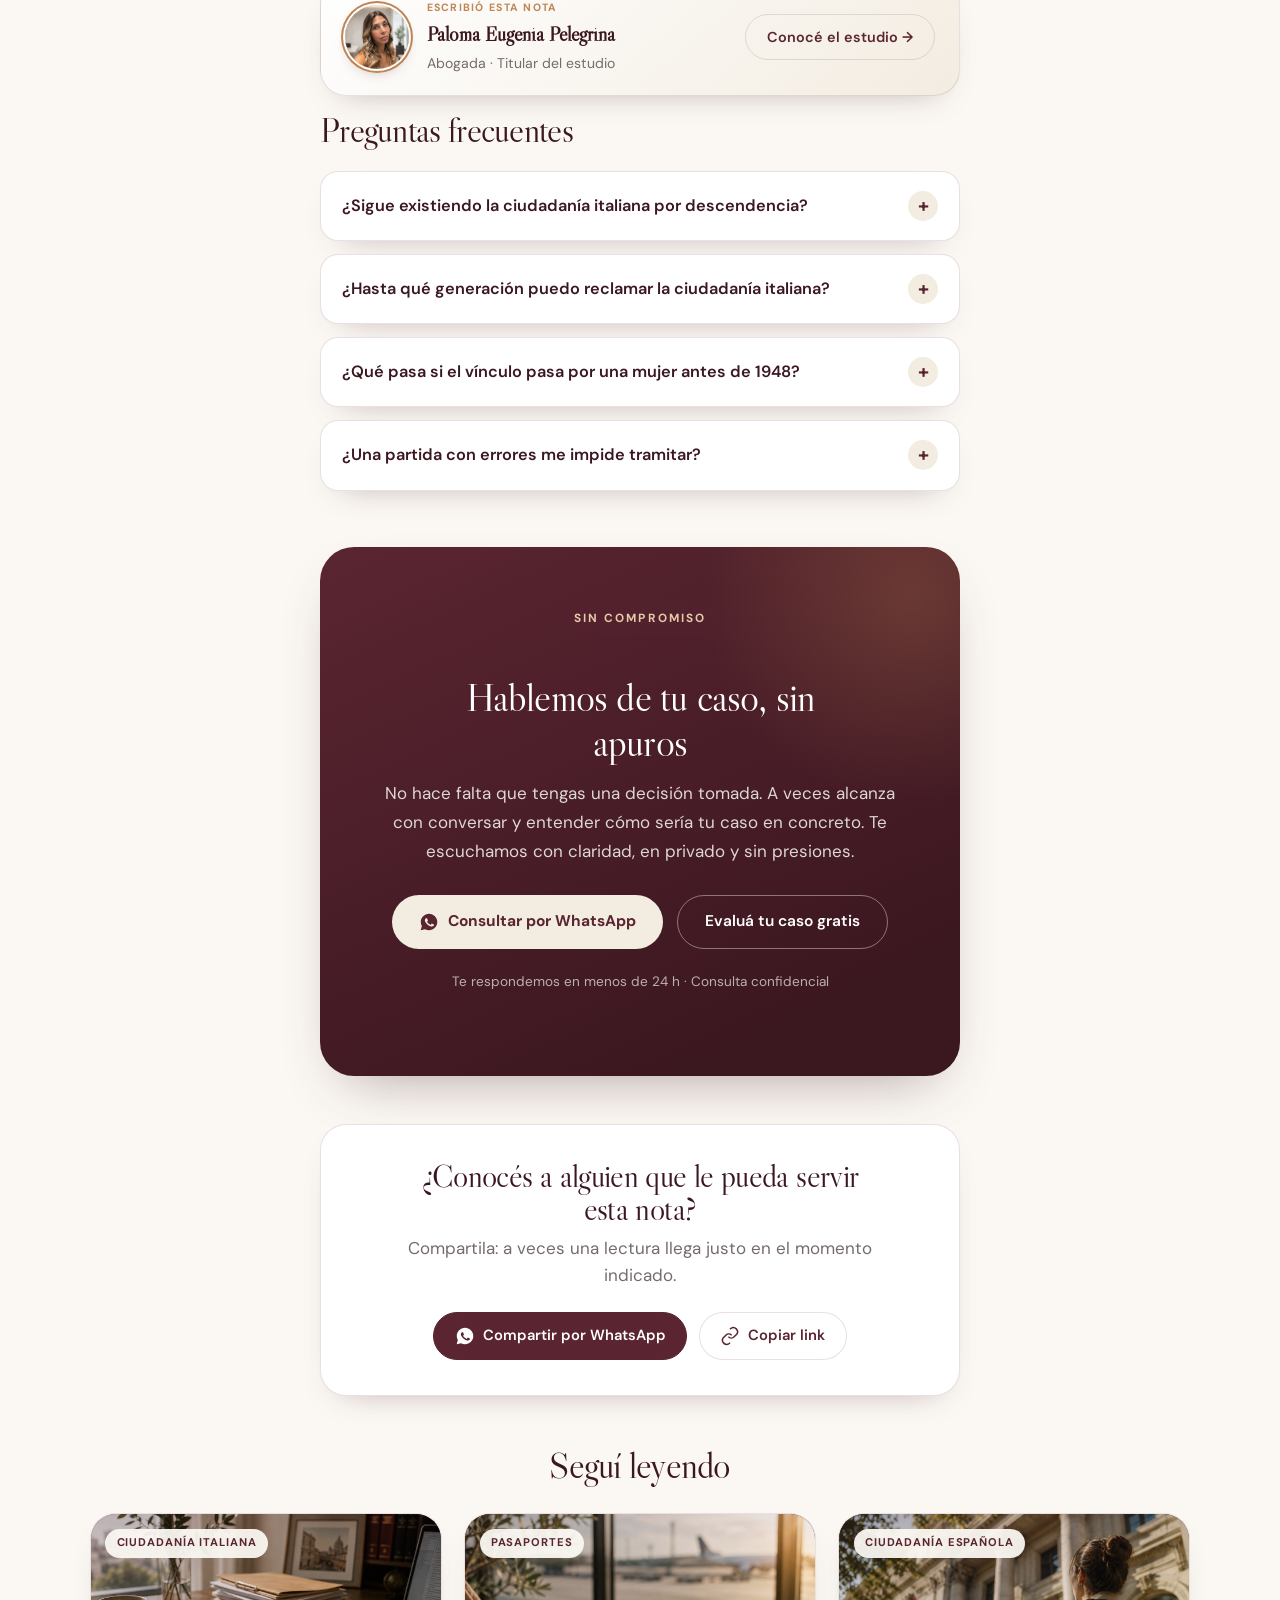
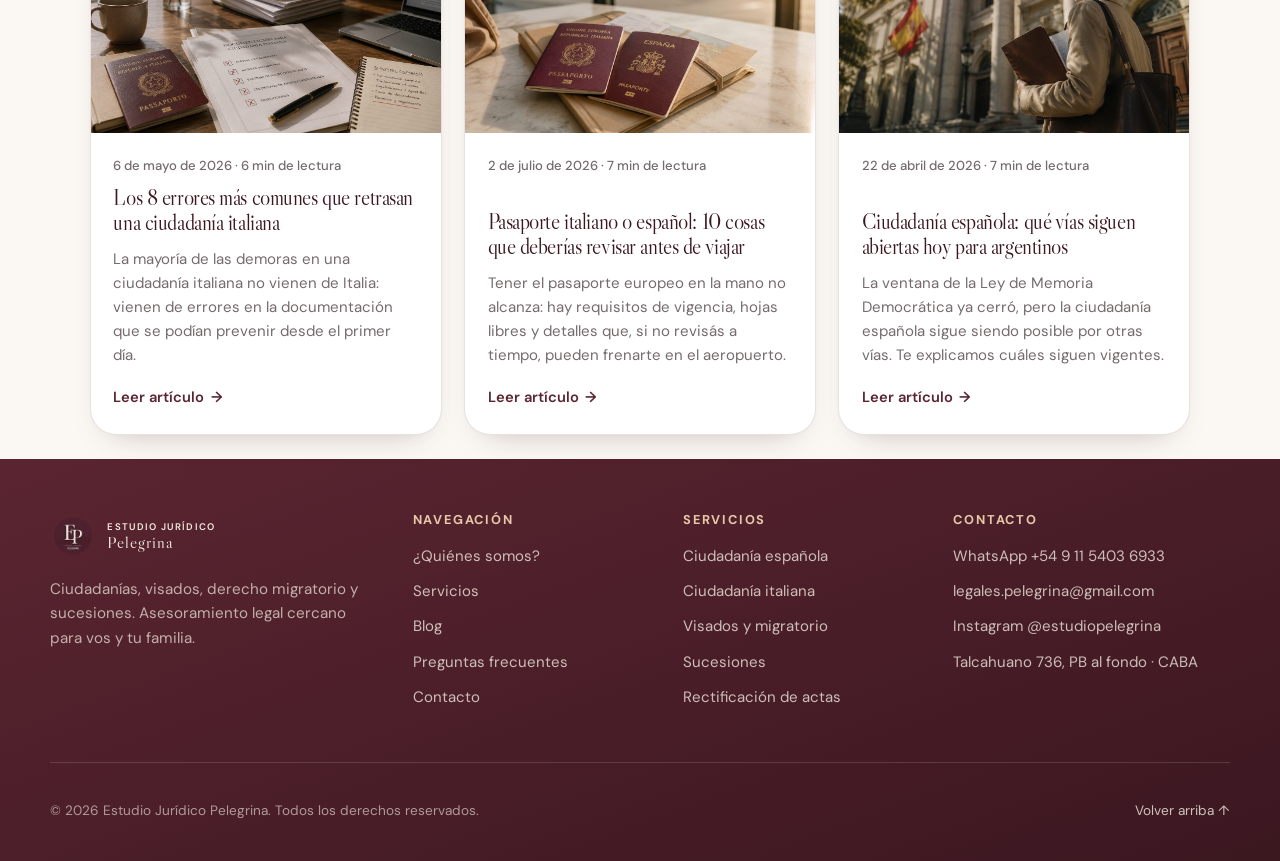
<file: blog/tengo-derecho-ciudadania-italiana.html>
<!doctype html>
<html lang="es">
<head>
  <meta charset="UTF-8">
  <meta name="viewport" content="width=device-width,initial-scale=1">
  <title>¿Tengo derecho a la ciudadanía italiana? Cómo saberlo paso a paso · Estudio Jurídico Pelegrina</title>
  <meta name="description" content="La ciudadanía italiana se transmite por sangre, pero las reglas cambiaron en 2025. Te explicamos cómo saber, paso a paso, si tu caso encuadra hoy.">
  <link rel="canonical" href="https://estudiopelegrina.com.ar/blog/tengo-derecho-ciudadania-italiana.html">
  <meta name="theme-color" content="#5A2531">
  <meta property="og:type" content="article">
  <meta property="og:locale" content="es_AR">
  <meta property="og:url" content="https://estudiopelegrina.com.ar/blog/tengo-derecho-ciudadania-italiana.html">
  <meta property="og:title" content="¿Tengo derecho a la ciudadanía italiana? Cómo saberlo paso a paso">
  <meta property="og:description" content="La ciudadanía italiana se transmite por sangre, pero las reglas cambiaron en 2025. Te explicamos cómo saber, paso a paso, si tu caso encuadra hoy.">
  <meta property="og:image" content="https://estudiopelegrina.com.ar/ciudadania-italiana-documentos.jpg">
  <meta property="article:published_time" content="2026-05-20">
  <meta property="article:section" content="Ciudadanía italiana">
  <meta name="twitter:card" content="summary_large_image">
  <script type="application/ld+json">
  {
  "@context": "https://schema.org",
  "@graph": [
    {
      "@type": "BlogPosting",
      "headline": "¿Tengo derecho a la ciudadanía italiana? Cómo saberlo paso a paso",
      "description": "La ciudadanía italiana se transmite por sangre, pero las reglas cambiaron en 2025. Te explicamos cómo saber, paso a paso, si tu caso encuadra hoy.",
      "image": "https://estudiopelegrina.com.ar/ciudadania-italiana-documentos.jpg",
      "datePublished": "2026-05-20",
      "dateModified": "2026-05-20",
      "articleSection": "Ciudadanía italiana",
      "inLanguage": "es-AR",
      "author": {
        "@type": "Person",
        "name": "Paloma Eugenia Pelegrina",
        "jobTitle": "Abogada"
      },
      "publisher": {
        "@type": "LegalService",
        "name": "Estudio Jurídico Pelegrina",
        "logo": {
          "@type": "ImageObject",
          "url": "https://estudiopelegrina.com.ar/logo.png"
        }
      },
      "mainEntityOfPage": {
        "@type": "WebPage",
        "@id": "https://estudiopelegrina.com.ar/blog/tengo-derecho-ciudadania-italiana.html"
      }
    },
    {
      "@type": "FAQPage",
      "mainEntity": [
        {
          "@type": "Question",
          "name": "¿Sigue existiendo la ciudadanía italiana por descendencia?",
          "acceptedAnswer": {
            "@type": "Answer",
            "text": "Sí, pero con reglas que cambiaron en 2025. La reforma restringió el acceso automático y puso el foco en los vínculos más cercanos. Por eso cada caso debe analizarse con la normativa vigente antes de iniciar el trámite."
          }
        },
        {
          "@type": "Question",
          "name": "¿Hasta qué generación puedo reclamar la ciudadanía italiana?",
          "acceptedAnswer": {
            "@type": "Answer",
            "text": "Antes no había límite de generaciones; hoy el panorama es distinto según la reforma reciente. Lo prudente es hacer un análisis de viabilidad de tu árbol genealógico para determinar si tu caso encuadra."
          }
        },
        {
          "@type": "Question",
          "name": "¿Qué pasa si el vínculo pasa por una mujer antes de 1948?",
          "acceptedAnswer": {
            "@type": "Answer",
            "text": "Esos casos suelen requerir un proceso judicial en Italia, porque antes de 1948 las mujeres no podían transmitir la ciudadanía por la vía administrativa. Son viables, pero con un procedimiento diferente."
          }
        },
        {
          "@type": "Question",
          "name": "¿Una partida con errores me impide tramitar?",
          "acceptedAnswer": {
            "@type": "Answer",
            "text": "No necesariamente. Los errores en partidas (nombres, fechas) suelen poder rectificarse. Lo que no conviene es presentar la documentación sin corregir esas diferencias, porque frenan el expediente."
          }
        }
      ]
    },
    {
      "@type": "BreadcrumbList",
      "itemListElement": [
        {
          "@type": "ListItem",
          "position": 1,
          "name": "Inicio",
          "item": "https://estudiopelegrina.com.ar/"
        },
        {
          "@type": "ListItem",
          "position": 2,
          "name": "Blog",
          "item": "https://estudiopelegrina.com.ar/blog/"
        },
        {
          "@type": "ListItem",
          "position": 3,
          "name": "¿Tengo derecho a la ciudadanía italiana? Cómo saberlo paso a paso",
          "item": "https://estudiopelegrina.com.ar/blog/tengo-derecho-ciudadania-italiana.html"
        }
      ]
    }
  ]
}
  </script>
  <link rel="icon" href="../logo.png" type="image/png">
  <link rel="apple-touch-icon" href="../logo.png">
  <link rel="preconnect" href="https://fonts.googleapis.com">
  <link rel="preconnect" href="https://fonts.gstatic.com" crossorigin>
  <link href="https://fonts.googleapis.com/css2?family=DM+Sans:opsz,wght@9..40,400;9..40,500;9..40,600;9..40,700&family=Libre+Caslon+Display&display=swap" rel="stylesheet">
  <link rel="stylesheet" href="../styles.css?v=18">
  <link rel="stylesheet" href="../responsive.css?v=17">
  <link rel="stylesheet" href="blog.css?v=10">
</head>
<body>
  <div class="ticker" aria-hidden="true">
    <div class="ticker-track">
      <span data-i18n="tk.1">Ciudadanía española e italiana</span><i></i>
      <span data-i18n="tk.2">Acompañamiento de principio a fin</span><i></i>
      <span data-i18n="tk.3">Atención a argentinos en el exterior</span><i></i>
      <span data-i18n="tk.4">Asesoramiento personalizado</span><i></i>
      <span data-i18n="tk.5">Seguridad jurídica en cada paso</span><i></i>
      <span data-i18n="tk.1">Ciudadanía española e italiana</span><i></i>
      <span data-i18n="tk.2">Acompañamiento de principio a fin</span><i></i>
      <span data-i18n="tk.3">Atención a argentinos en el exterior</span><i></i>
      <span data-i18n="tk.4">Asesoramiento personalizado</span><i></i>
      <span data-i18n="tk.5">Seguridad jurídica en cada paso</span><i></i>
    </div>
  </div>
  <header class="nav-wrap">
    <div class="nav-shell">
      <a class="brand" href="/" aria-label="Estudio Jurídico Pelegrina · Inicio">
        <img src="../logo.png" alt="Estudio Jurídico Pelegrina" class="brand-logo">
        <span class="brand-text"><b data-i18n="brand.sub">Estudio Jurídico</b><small>Pelegrina</small></span>
      </a>
      <nav class="nav-links" aria-label="Navegación principal">
        <a href="/#servicios" data-i18n="nav.servicios">Servicios</a>
        <a href="/#estudio" data-i18n="nav.quienes">¿Quiénes somos?</a>
        <a href="/blog/" class="active" data-i18n="nav.blog">Blog</a>
        <a href="/#faq" data-i18n="nav.faq">Preguntas</a>
        <a href="/#contacto" data-i18n="nav.contacto">Contacto</a>
        <a class="nav-cta" href="https://wa.me/5491154036933" target="_blank" rel="noopener" data-i18n="nav.cta">Comunicate con nosotros</a>
      </nav>
      <div class="nav-right">
        <div class="lang-switch">
          <button class="lang-btn" aria-haspopup="true" aria-expanded="false" aria-label="Cambiar idioma / Change language">
            <svg viewBox="0 0 24 24" width="20" height="20" aria-hidden="true" fill="none" stroke="currentColor" stroke-width="1.8"><circle cx="12" cy="12" r="9"/><path d="M3 12h18M12 3c2.5 2.5 3.8 5.7 3.8 9S14.5 18.5 12 21C9.5 18.5 8.2 15.3 8.2 12S9.5 5.5 12 3z"/></svg>
            <span class="lang-current">ES</span>
          </button>
          <div class="lang-menu" role="menu">
            <button data-lang="es" role="menuitem">🇪🇸 Español</button>
            <button data-lang="en" role="menuitem">🇬🇧 English</button>
            <button data-lang="it" role="menuitem">🇮🇹 Italiano</button>
          </div>
        </div>
        <button class="menu-btn" aria-expanded="false" aria-label="Abrir menú">
          <span></span><span></span><span></span>
        </button>
      </div>
    </div>
  </header>

  <main>
    <article>
      <header class="article-hero">
        <img class="hero-photo" src="../ciudadania-italiana-documentos.jpg" alt="" aria-hidden="true">
        <div class="article-hero-inner">
          <span class="article-cat" data-i18n="blog.cat.italiana">Ciudadanía italiana</span>
          <h1 data-i18n="post.h1">¿Tengo derecho a la ciudadanía italiana? Cómo saberlo paso a paso</h1>
          <p class="article-meta" data-i18n="post.meta"><span>20 de mayo de 2026</span><i></i><span>7 min de lectura</span></p>
        </div>
        <div class="hero-fade" aria-hidden="true"></div>
      </header>

      <nav class="breadcrumb" aria-label="Ruta de navegación">
        <a href="/" data-i18n="blog.bc.home">Inicio</a><span>›</span><a href="/blog/">Blog</a><span>›</span><span class="bc-here" data-i18n="post.bc">¿Tengo derecho a la ciudadanía italiana? Cómo saberlo paso a paso</span>
      </nav>

      <div class="article-body" data-i18n="post.body">
        <p>La pregunta que más recibimos es también la más lógica: "tengo un bisabuelo italiano, ¿me corresponde la ciudadanía?". La respuesta ya no es tan automática como antes, porque en 2025 Italia modificó de fondo las reglas de la ciudadanía por descendencia. Por eso conviene analizarlo con cuidado.</p>
<p>Vamos paso a paso para que puedas ubicar tu caso.</p>

<h2>Quién transmite la ciudadanía</h2>
<p>La ciudadanía italiana se basa en el principio de <em>iure sanguinis</em>: se transmite por vínculo de sangre, de generación en generación, a partir de un antepasado italiano. Durante décadas, ese principio se aplicó sin límite de generaciones: bastaba reconstruir la cadena hasta el italiano que emigró, sin importar cuántas generaciones hubiera de por medio.</p>

<div class="callout"><span class="callout-ico">⚠️</span><p><strong>Cambio importante (2025):</strong> Italia reformó el régimen de ciudadanía por descendencia. Las nuevas reglas restringieron el acceso automático, poniendo el foco en las generaciones más cercanas (por ejemplo, quienes tienen un progenitor o abuelo italiano). Esto cambió el panorama para muchas familias, y por eso hoy es imprescindible analizar cada caso con la normativa vigente antes de ilusionarse o descartar.</p></div>

<h2>Casos más comunes</h2>
<p>En la práctica, las consultas suelen encuadrar en algunos escenarios típicos:</p>
<ul>
  <li><strong>Hijo o nieto de italiano:</strong> son los vínculos más cercanos y, en general, los que hoy tienen el camino más claro bajo las nuevas reglas.</li>
  <li><strong>Bisnieto o tataranieto:</strong> antes de la reforma era una vía habitual; hoy requiere un análisis específico para saber si el caso todavía encuadra.</li>
  <li><strong>Línea materna anterior a 1948:</strong> un capítulo aparte, que explicamos abajo.</li>
</ul>

<h2>El árbol genealógico</h2>
<p>Todo empieza por reconstruir la cadena: desde el antepasado italiano hasta vos, sin que se corte ningún eslabón. Cada vínculo se prueba con partidas de nacimiento, matrimonio y defunción. Un solo dato faltante o una partida que no aparece puede frenar todo el expediente, así que este trabajo de reconstrucción es la columna vertebral del trámite.</p>

<h2>Documentación necesaria</h2>
<p>Vas a necesitar, en líneas generales:</p>
<ul>
  <li>Partida de nacimiento del antepasado italiano (emitida en Italia).</li>
  <li>Partidas de nacimiento, matrimonio y defunción de cada eslabón de la cadena.</li>
  <li>Un certificado que acredite que el antepasado italiano no se naturalizó antes del nacimiento del siguiente eslabón (o la fecha en que lo hizo).</li>
  <li>La documentación traducida y legalizada/apostillada según corresponda.</li>
</ul>

<h2>El caso de la línea materna anterior a 1948</h2>
<p>Históricamente, las mujeres italianas no podían transmitir la ciudadanía a sus hijos nacidos antes de 1948. Cuando el vínculo pasa por una mujer y el hijo nació antes de esa fecha, el reconocimiento no se resuelve por la vía administrativa común, sino que suele requerir un <strong>proceso judicial en Italia</strong>. Son casos perfectamente viables, pero con un procedimiento distinto.</p>

<h2>Errores frecuentes</h2>
<ul>
  <li>Dar por hecho que "el bisabuelo italiano" alcanza sin revisar la normativa actual.</li>
  <li>No verificar si hubo naturalización del antepasado y en qué fecha.</li>
  <li>Frenar el trámite por una partida con errores en lugar de rectificarla.</li>
  <li>No considerar la vía judicial cuando el caso lo requiere.</li>
</ul>

<p>La mejor forma de saber si te corresponde es un análisis de viabilidad: revisar tu árbol, las fechas clave y la documentación disponible a la luz de las reglas vigentes. Con eso sabés, con certeza, si tu caso encuadra y por qué vía.</p>

<div class="callout"><span class="callout-ico">⚖️</span><p><strong>Nota:</strong> este artículo es informativo y general. Cada caso tiene particularidades que pueden cambiar el resultado. Antes de iniciar cualquier trámite, consultá con una abogada para analizar tu situación concreta.</p></div>
      </div>

      <div class="article-author-wrap">
        <div class="article-author reveal">
          <img src="../paloma-selfie.png" alt="Paloma Eugenia Pelegrina">
          <div class="article-author-info">
            <small data-i18n="blog.author.wrote">Escribió esta nota</small>
            <b>Paloma Eugenia Pelegrina</b>
            <span data-i18n="blog.author.role">Abogada · Titular del estudio</span>
          </div>
          <a class="btn btn-outline-wine" href="/#estudio" data-i18n="blog.author.more">Conocé el estudio →</a>
        </div>
      </div>

      <section class="article-faq">
        <h2 data-i18n="blog.faq.h2">Preguntas frecuentes</h2>
        <div class="afaq-item reveal">
        <button aria-expanded="false"><span data-i18n="p.tengo-derecho-ciudadania-italiana.faq0.q">¿Sigue existiendo la ciudadanía italiana por descendencia?</span><b>+</b></button>
        <div class="afaq-panel"><div><p data-i18n="p.tengo-derecho-ciudadania-italiana.faq0.a">Sí, pero con reglas que cambiaron en 2025. La reforma restringió el acceso automático y puso el foco en los vínculos más cercanos. Por eso cada caso debe analizarse con la normativa vigente antes de iniciar el trámite.</p></div></div>
      </div>
      <div class="afaq-item reveal">
        <button aria-expanded="false"><span data-i18n="p.tengo-derecho-ciudadania-italiana.faq1.q">¿Hasta qué generación puedo reclamar la ciudadanía italiana?</span><b>+</b></button>
        <div class="afaq-panel"><div><p data-i18n="p.tengo-derecho-ciudadania-italiana.faq1.a">Antes no había límite de generaciones; hoy el panorama es distinto según la reforma reciente. Lo prudente es hacer un análisis de viabilidad de tu árbol genealógico para determinar si tu caso encuadra.</p></div></div>
      </div>
      <div class="afaq-item reveal">
        <button aria-expanded="false"><span data-i18n="p.tengo-derecho-ciudadania-italiana.faq2.q">¿Qué pasa si el vínculo pasa por una mujer antes de 1948?</span><b>+</b></button>
        <div class="afaq-panel"><div><p data-i18n="p.tengo-derecho-ciudadania-italiana.faq2.a">Esos casos suelen requerir un proceso judicial en Italia, porque antes de 1948 las mujeres no podían transmitir la ciudadanía por la vía administrativa. Son viables, pero con un procedimiento diferente.</p></div></div>
      </div>
      <div class="afaq-item reveal">
        <button aria-expanded="false"><span data-i18n="p.tengo-derecho-ciudadania-italiana.faq3.q">¿Una partida con errores me impide tramitar?</span><b>+</b></button>
        <div class="afaq-panel"><div><p data-i18n="p.tengo-derecho-ciudadania-italiana.faq3.a">No necesariamente. Los errores en partidas (nombres, fechas) suelen poder rectificarse. Lo que no conviene es presentar la documentación sin corregir esas diferencias, porque frenan el expediente.</p></div></div>
      </div>
      </section>

      <section class="article-cta">
        <div class="article-cta-card reveal">
          <p class="eyebrow" data-i18n="blog.cta.eyebrow">Sin compromiso</p>
          <h2 data-i18n="blog.cta.h2">Hablemos de tu caso, sin apuros</h2>
          <p data-i18n="blog.cta.p">No hace falta que tengas una decisión tomada. A veces alcanza con conversar y entender cómo sería tu caso en concreto. Te escuchamos con claridad, en privado y sin presiones.</p>
          <div class="article-cta-actions">
            <a class="btn btn-whatsapp" href="https://wa.me/5491154036933" target="_blank" rel="noopener"><svg viewBox="0 0 24 24" fill="currentColor" aria-hidden="true"><path d="M12.04 2C6.58 2 2.13 6.45 2.13 11.91c0 1.75.46 3.45 1.32 4.95L2 22l5.25-1.38c1.45.79 3.08 1.21 4.79 1.21 5.46 0 9.91-4.45 9.91-9.91C21.95 6.45 17.5 2 12.04 2zm5.8 14.01c-.24.68-1.42 1.32-1.95 1.36-.5.05-.95.24-3.2-.67-2.7-1.06-4.42-3.8-4.55-3.98-.13-.18-1.1-1.46-1.1-2.78 0-1.32.69-1.97.94-2.24.24-.27.53-.34.71-.34.18 0 .35 0 .5.01.16.01.38-.06.59.45.24.58.79 2 .86 2.14.07.14.12.31.02.5-.09.18-.14.29-.28.45-.14.16-.29.36-.42.48-.14.14-.28.29-.12.57.16.27.72 1.18 1.54 1.91 1.06.95 1.96 1.24 2.24 1.38.28.14.44.12.6-.07.16-.18.7-.81.88-1.09.18-.27.37-.23.62-.14.25.09 1.6.76 1.87.9.28.14.46.21.53.32.07.12.07.68-.17 1.36z"/></svg> <span data-i18n="blog.cta.wa">Consultar por WhatsApp</span></a>
            <a class="btn btn-ghost" href="/#consulta" data-i18n="blog.cta.btn">Evaluá tu caso gratis</a>
          </div>
          <p class="note" data-i18n="blog.cta.note">Te respondemos en menos de 24 h · Consulta confidencial</p>
        </div>
      </section>

      <section class="article-share">
        <div class="share-card reveal">
          <h2 data-i18n="blog.share.h2">¿Conocés a alguien que le pueda servir esta nota?</h2>
          <p data-i18n="blog.share.p">Compartila: a veces una lectura llega justo en el momento indicado.</p>
          <div class="share-actions">
            <button class="share-btn wa" data-share="whatsapp"><svg viewBox="0 0 24 24" fill="currentColor" aria-hidden="true"><path d="M12.04 2C6.58 2 2.13 6.45 2.13 11.91c0 1.75.46 3.45 1.32 4.95L2 22l5.25-1.38c1.45.79 3.08 1.21 4.79 1.21 5.46 0 9.91-4.45 9.91-9.91C21.95 6.45 17.5 2 12.04 2zm5.8 14.01c-.24.68-1.42 1.32-1.95 1.36-.5.05-.95.24-3.2-.67-2.7-1.06-4.42-3.8-4.55-3.98-.13-.18-1.1-1.46-1.1-2.78 0-1.32.69-1.97.94-2.24.24-.27.53-.34.71-.34.18 0 .35 0 .5.01.16.01.38-.06.59.45.24.58.79 2 .86 2.14.07.14.12.31.02.5-.09.18-.14.29-.28.45-.14.16-.29.36-.42.48-.14.14-.28.29-.12.57.16.27.72 1.18 1.54 1.91 1.06.95 1.96 1.24 2.24 1.38.28.14.44.12.6-.07.16-.18.7-.81.88-1.09.18-.27.37-.23.62-.14.25.09 1.6.76 1.87.9.28.14.46.21.53.32.07.12.07.68-.17 1.36z"/></svg> <span data-i18n="blog.share.wa">Compartir por WhatsApp</span></button>
            <button class="share-btn" data-share="copy"><svg viewBox="0 0 24 24" fill="none" stroke="currentColor" stroke-width="1.8" aria-hidden="true"><path d="M10 13a5 5 0 0 0 7 0l3-3a5 5 0 0 0-7-7l-1 1"/><path d="M14 11a5 5 0 0 0-7 0l-3 3a5 5 0 0 0 7 7l1-1"/></svg> <span data-i18n="blog.share.copy">Copiar link</span></button>
            <button class="share-btn" data-share="more"><svg viewBox="0 0 24 24" fill="none" stroke="currentColor" stroke-width="1.8" aria-hidden="true"><circle cx="18" cy="5" r="3"/><circle cx="6" cy="12" r="3"/><circle cx="18" cy="19" r="3"/><path d="M8.6 13.5l6.8 4M15.4 6.5l-6.8 4"/></svg> <span data-i18n="blog.share.more">Más opciones</span></button>
          </div>
        </div>
      </section>
    </article>

    <section class="article-related">
      <h2 data-i18n="blog.related">Seguí leyendo</h2>
      <div class="related-grid">
      <a class="post-card reveal" href="errores-comunes-ciudadania-italiana.html" data-cat="italiana">
        <div class="post-card-media"><span class="post-tag" data-i18n="blog.cat.italiana">Ciudadanía italiana</span><img src="../ciudadania-italiana-checklist.jpg" alt="Los 8 errores más comunes que retrasan una ciudadanía italiana" loading="lazy" width="1200" height="801"></div>
        <div class="post-card-body">
          <p class="post-meta" data-i18n="p.errores-comunes-ciudadania-italiana.meta">6 de mayo de 2026 · 6 min de lectura</p>
          <h3 data-i18n="p.errores-comunes-ciudadania-italiana.title">Los 8 errores más comunes que retrasan una ciudadanía italiana</h3>
          <p data-i18n="p.errores-comunes-ciudadania-italiana.excerpt">La mayoría de las demoras en una ciudadanía italiana no vienen de Italia: vienen de errores en la documentación que se podían prevenir desde el primer día.</p>
          <span class="post-more" data-i18n="blog.read">Leer artículo</span>
        </div>
      </a>
      <a class="post-card reveal" href="pasaporte-italiano-espanol-antes-de-viajar.html" data-cat="pasaportes">
        <div class="post-card-media"><span class="post-tag" data-i18n="blog.cat.pasaportes">Pasaportes</span><img src="../pasaportes-aeropuerto.jpg" alt="Pasaporte italiano o español: 10 cosas que deberías revisar antes de viajar" loading="lazy" width="1200" height="800"></div>
        <div class="post-card-body">
          <p class="post-meta" data-i18n="p.pasaporte-italiano-espanol-antes-de-viajar.meta">2 de julio de 2026 · 7 min de lectura</p>
          <h3 data-i18n="p.pasaporte-italiano-espanol-antes-de-viajar.title">Pasaporte italiano o español: 10 cosas que deberías revisar antes de viajar</h3>
          <p data-i18n="p.pasaporte-italiano-espanol-antes-de-viajar.excerpt">Tener el pasaporte europeo en la mano no alcanza: hay requisitos de vigencia, hojas libres y detalles que, si no revisás a tiempo, pueden frenarte en el aeropuerto.</p>
          <span class="post-more" data-i18n="blog.read">Leer artículo</span>
        </div>
      </a>
      <a class="post-card reveal" href="ciudadania-espanola-quien-puede-hoy.html" data-cat="espanola">
        <div class="post-card-media"><span class="post-tag" data-i18n="blog.cat.espanola">Ciudadanía española</span><img src="../ciudadania-espanola-gobierno.jpg" alt="Ciudadanía española: qué vías siguen abiertas hoy para argentinos" loading="lazy" width="1200" height="800"></div>
        <div class="post-card-body">
          <p class="post-meta" data-i18n="p.ciudadania-espanola-quien-puede-hoy.meta">22 de abril de 2026 · 7 min de lectura</p>
          <h3 data-i18n="p.ciudadania-espanola-quien-puede-hoy.title">Ciudadanía española: qué vías siguen abiertas hoy para argentinos</h3>
          <p data-i18n="p.ciudadania-espanola-quien-puede-hoy.excerpt">La ventana de la Ley de Memoria Democrática ya cerró, pero la ciudadanía española sigue siendo posible por otras vías. Te explicamos cuáles siguen vigentes.</p>
          <span class="post-more" data-i18n="blog.read">Leer artículo</span>
        </div>
      </a>
      </div>
    </section>
  </main>

  <footer class="footer">
    <div class="footer-grid">
      <div class="footer-brand">
        <a class="brand" href="/">
          <img src="../logo.png" alt="Estudio Jurídico Pelegrina" class="brand-logo">
          <span class="brand-text"><b data-i18n="brand.sub">Estudio Jurídico</b><small>Pelegrina</small></span>
        </a>
        <p data-i18n="footer.desc">Ciudadanías, visados, derecho migratorio y sucesiones. Asesoramiento legal cercano para vos y tu familia.</p>
      </div>
      <div class="footer-col">
        <h4 data-i18n="footer.nav">Navegación</h4>
        <a href="/#estudio" data-i18n="nav.quienes">¿Quiénes somos?</a>
        <a href="/#servicios" data-i18n="nav.servicios">Servicios</a>
        <a href="/blog/" data-i18n="nav.blog">Blog</a>
        <a href="/#faq" data-i18n="footer.faq">Preguntas frecuentes</a>
        <a href="/#contacto" data-i18n="nav.contacto">Contacto</a>
      </div>
      <div class="footer-col">
        <h4 data-i18n="footer.serv">Servicios</h4>
        <a href="/#contacto" data-i18n="acc.ciud.esp">Ciudadanía española</a>
        <a href="/#contacto" data-i18n="acc.ciud.ita">Ciudadanía italiana</a>
        <a href="/#contacto" data-i18n="svc2.title">Visados y migratorio</a>
        <a href="/#contacto" data-i18n="acc.suc">Sucesiones</a>
        <a href="/#contacto" data-i18n="acc.rect">Rectificación de actas</a>
      </div>
      <div class="footer-col">
        <h4 data-i18n="nav.contacto">Contacto</h4>
        <a href="https://wa.me/5491154036933" target="_blank" rel="noopener">WhatsApp +54 9 11 5403 6933</a>
        <a href="mailto:legales.pelegrina@gmail.com">legales.pelegrina@gmail.com</a>
        <a href="https://www.instagram.com/estudiopelegrina/" target="_blank" rel="noopener">Instagram @estudiopelegrina</a>
        <a href="https://www.google.com/maps/search/?api=1&query=Talcahuano+736+CABA" target="_blank" rel="noopener">Talcahuano 736, PB al fondo · CABA</a>
      </div>
    </div>
    <div class="footer-bottom">
      <p>© <span id="year"></span> <span data-i18n="footer.copy">Estudio Jurídico Pelegrina. Todos los derechos reservados.</span></p>
      <a href="#inicio" data-i18n="footer.top">Volver arriba ↑</a>
    </div>
  </footer>

  <a class="float-wa" href="https://wa.me/5491154036933" target="_blank" rel="noopener" aria-label="Consultar por WhatsApp">
    <img src="../icono-whatsapp.png" alt="">
    <span class="float-wa-pulse"></span>
  </a>
  <div class="scroll-progress" id="scrollProgress" aria-hidden="true"></div>
  <script>window.PAGE_I18N={"en":{"p.tengo-derecho-ciudadania-italiana.title":"Am I entitled to Italian citizenship? How to find out, step by step","post.h1":"Am I entitled to Italian citizenship? How to find out, step by step","post.bc":"Am I entitled to Italian citizenship? How to find out, step by step","post.meta":"<span>May 20, 2026</span><i></i><span>7 min read</span>","post.body":"<p>The question we get most often is also the most logical one: \"my great-grandfather was Italian — am I entitled to citizenship?\". The answer is no longer as automatic as it used to be, because in 2025 Italy profoundly changed the rules of citizenship by descent. That is why it deserves careful analysis.</p>\n<p>Let's go step by step so you can place your own case.</p>\n\n<h2>Who passes citizenship down</h2>\n<p>Italian citizenship is based on the <em>iure sanguinis</em> principle: it is transmitted by bloodline, generation after generation, from an Italian ancestor. For decades, that principle applied without any generational limit: it was enough to reconstruct the chain back to the Italian who emigrated, no matter how many generations in between.</p>\n\n<div class=\"callout\"><span class=\"callout-ico\">⚠️</span><p><strong>Important change (2025):</strong> Italy reformed the citizenship-by-descent regime. The new rules restricted automatic access, focusing on the closest generations (for example, those with an Italian parent or grandparent). This changed the picture for many families, which is why today it is essential to analyze each case under the rules in force before getting your hopes up — or ruling yourself out.</p></div>\n\n<h2>The most common cases</h2>\n<p>In practice, most consultations fall into a few typical scenarios:</p>\n<ul>\n  <li><strong>Child or grandchild of an Italian:</strong> these are the closest bonds and, in general, the ones with the clearest path under the new rules.</li>\n  <li><strong>Great-grandchild or beyond:</strong> before the reform this was a common route; today it requires a specific analysis to know whether the case still qualifies.</li>\n  <li><strong>Maternal line before 1948:</strong> a chapter of its own, explained below.</li>\n</ul>\n\n<h2>The family tree</h2>\n<p>Everything starts with reconstructing the chain: from the Italian ancestor down to you, without any broken link. Each bond is proven with birth, marriage and death certificates. A single missing detail or a certificate that cannot be found can stall the whole file, so this reconstruction work is the backbone of the process.</p>\n\n<h2>Required documentation</h2>\n<p>Broadly, you will need:</p>\n<ul>\n  <li>The Italian ancestor's birth certificate (issued in Italy).</li>\n  <li>Birth, marriage and death certificates for every link in the chain.</li>\n  <li>A certificate proving the Italian ancestor did not naturalize before the birth of the next link (or the date on which they did).</li>\n  <li>All documents translated and legalized/apostilled as required.</li>\n</ul>\n\n<h2>The maternal line before 1948</h2>\n<p>Historically, Italian women could not pass citizenship to children born before 1948. When the bond runs through a woman and her child was born before that date, recognition is not resolved through the ordinary administrative route but usually requires a <strong>judicial proceeding in Italy</strong>. These cases are perfectly viable, but with a different procedure.</p>\n\n<h2>Common mistakes</h2>\n<ul>\n  <li>Assuming \"the Italian great-grandfather\" is enough without checking the current rules.</li>\n  <li>Not verifying whether the ancestor naturalized, and when.</li>\n  <li>Stalling the process over a certificate with errors instead of rectifying it.</li>\n  <li>Not considering the judicial route when the case requires it.</li>\n</ul>\n\n<p>The best way to know whether you qualify is a viability analysis: reviewing your tree, the key dates and the available documentation in light of the rules in force. With that, you know with certainty whether your case qualifies — and through which route.</p>\n\n<div class=\"callout\"><span class=\"callout-ico\">⚖️</span><p><strong>Note:</strong> this article is general information only. Every case has particularities that can change the outcome. Before starting any procedure, consult a lawyer to analyze your specific situation.</p></div>","p.tengo-derecho-ciudadania-italiana.faq0.q":"Does Italian citizenship by descent still exist?","p.tengo-derecho-ciudadania-italiana.faq0.a":"Yes, but under rules that changed in 2025. The reform restricted automatic access and focused on the closest bonds. That is why every case must be analyzed under the rules in force before starting the process.","p.tengo-derecho-ciudadania-italiana.faq1.q":"Up to which generation can I claim Italian citizenship?","p.tengo-derecho-ciudadania-italiana.faq1.a":"There used to be no generational limit; today the picture is different under the recent reform. The prudent step is a viability analysis of your family tree to determine whether your case qualifies.","p.tengo-derecho-ciudadania-italiana.faq2.q":"What if the bond runs through a woman before 1948?","p.tengo-derecho-ciudadania-italiana.faq2.a":"Those cases usually require a judicial proceeding in Italy, because before 1948 women could not pass citizenship down through the administrative route. They are viable, but follow a different procedure.","p.tengo-derecho-ciudadania-italiana.faq3.q":"Does a certificate with errors prevent me from applying?","p.tengo-derecho-ciudadania-italiana.faq3.a":"Not necessarily. Errors in certificates (names, dates) can usually be rectified. What you should not do is file the documentation without fixing those discrepancies, because they stall the file.","p.errores-comunes-ciudadania-italiana.title":"The 8 most common mistakes that delay an Italian citizenship application","p.errores-comunes-ciudadania-italiana.excerpt":"Most delays in an Italian citizenship case don't come from Italy: they come from documentation errors that could have been prevented from day one.","p.errores-comunes-ciudadania-italiana.meta":"May 6, 2026 · 6 min read","p.pasaporte-italiano-espanol-antes-de-viajar.title":"Italian or Spanish passport: 10 things to check before you travel","p.pasaporte-italiano-espanol-antes-de-viajar.excerpt":"Holding your European passport is not enough: there are validity rules, blank-page requirements and details that, if you don't check them in time, can stop you at the airport.","p.pasaporte-italiano-espanol-antes-de-viajar.meta":"July 2, 2026 · 7 min read","p.ciudadania-espanola-quien-puede-hoy.title":"Spanish citizenship: which routes are still open today for Argentines","p.ciudadania-espanola-quien-puede-hoy.excerpt":"The Democratic Memory Law window has closed, but Spanish citizenship is still possible through other routes. We explain which ones remain in force.","p.ciudadania-espanola-quien-puede-hoy.meta":"April 22, 2026 · 7 min read"},"it":{"p.tengo-derecho-ciudadania-italiana.title":"Ho diritto alla cittadinanza italiana? Come scoprirlo passo dopo passo","post.h1":"Ho diritto alla cittadinanza italiana? Come scoprirlo passo dopo passo","post.bc":"Ho diritto alla cittadinanza italiana? Come scoprirlo passo dopo passo","post.meta":"<span>20 maggio 2026</span><i></i><span>7 min di lettura</span>","post.body":"<p>La domanda che riceviamo più spesso è anche la più logica: \"ho un bisnonno italiano, mi spetta la cittadinanza?\". La risposta non è più così automatica come prima, perché nel 2025 l'Italia ha modificato in profondità le regole della cittadinanza per discendenza. Per questo conviene analizzarla con attenzione.</p>\n<p>Andiamo passo dopo passo perché possiate inquadrare il vostro caso.</p>\n\n<h2>Chi trasmette la cittadinanza</h2>\n<p>La cittadinanza italiana si basa sul principio dello <em>iure sanguinis</em>: si trasmette per legame di sangue, di generazione in generazione, a partire da un antenato italiano. Per decenni quel principio si è applicato senza limiti di generazioni: bastava ricostruire la catena fino all'italiano emigrato, non importa quante generazioni ci fossero in mezzo.</p>\n\n<div class=\"callout\"><span class=\"callout-ico\">⚠️</span><p><strong>Cambiamento importante (2025):</strong> l'Italia ha riformato il regime della cittadinanza per discendenza. Le nuove regole hanno ristretto l'accesso automatico, concentrandosi sulle generazioni più vicine (ad esempio, chi ha un genitore o un nonno italiano). Questo ha cambiato il panorama per molte famiglie, e per questo oggi è indispensabile analizzare ogni caso con la normativa vigente prima di illudersi o di scartare.</p></div>\n\n<h2>I casi più comuni</h2>\n<p>In pratica, le consulenze rientrano di solito in alcuni scenari tipici:</p>\n<ul>\n  <li><strong>Figlio o nipote di italiano:</strong> sono i legami più vicini e, in generale, quelli con il percorso più chiaro sotto le nuove regole.</li>\n  <li><strong>Pronipote o oltre:</strong> prima della riforma era una via abituale; oggi richiede un'analisi specifica per sapere se il caso rientra ancora.</li>\n  <li><strong>Linea materna prima del 1948:</strong> un capitolo a parte, che spieghiamo sotto.</li>\n</ul>\n\n<h2>L'albero genealogico</h2>\n<p>Tutto comincia dalla ricostruzione della catena: dall'antenato italiano fino a voi, senza che si interrompa nessun anello. Ogni legame si prova con atti di nascita, matrimonio e morte. Un solo dato mancante o un atto introvabile può bloccare l'intero fascicolo, quindi questo lavoro di ricostruzione è la colonna vertebrale della pratica.</p>\n\n<h2>Documentazione necessaria</h2>\n<p>Servirà, in linea generale:</p>\n<ul>\n  <li>Atto di nascita dell'antenato italiano (emesso in Italia).</li>\n  <li>Atti di nascita, matrimonio e morte di ogni anello della catena.</li>\n  <li>Un certificato che attesti che l'antenato italiano non si è naturalizzato prima della nascita dell'anello successivo (o la data in cui lo ha fatto).</li>\n  <li>La documentazione tradotta e legalizzata/apostillata secondo il caso.</li>\n</ul>\n\n<h2>Il caso della linea materna prima del 1948</h2>\n<p>Storicamente, le donne italiane non potevano trasmettere la cittadinanza ai figli nati prima del 1948. Quando il legame passa per una donna e il figlio è nato prima di quella data, il riconoscimento non si risolve per la via amministrativa comune, ma richiede di solito un <strong>procedimento giudiziario in Italia</strong>. Sono casi perfettamente percorribili, ma con una procedura diversa.</p>\n\n<h2>Errori frequenti</h2>\n<ul>\n  <li>Dare per scontato che \"il bisnonno italiano\" basti senza verificare la normativa attuale.</li>\n  <li>Non verificare se l'antenato si è naturalizzato e in quale data.</li>\n  <li>Bloccare la pratica per un atto con errori invece di rettificarlo.</li>\n  <li>Non considerare la via giudiziaria quando il caso lo richiede.</li>\n</ul>\n\n<p>Il modo migliore per sapere se vi spetta è un'analisi di fattibilità: esaminare il vostro albero, le date chiave e la documentazione disponibile alla luce delle regole vigenti. Così saprete, con certezza, se il vostro caso rientra e per quale via.</p>\n\n<div class=\"callout\"><span class=\"callout-ico\">⚖️</span><p><strong>Nota:</strong> questo articolo è informativo e generale. Ogni caso presenta particolarità che possono cambiare il risultato. Prima di avviare qualsiasi pratica, consultate un avvocato per analizzare la vostra situazione concreta.</p></div>","p.tengo-derecho-ciudadania-italiana.faq0.q":"Esiste ancora la cittadinanza italiana per discendenza?","p.tengo-derecho-ciudadania-italiana.faq0.a":"Sì, ma con regole cambiate nel 2025. La riforma ha ristretto l'accesso automatico e ha messo al centro i legami più vicini. Per questo ogni caso va analizzato con la normativa vigente prima di avviare la pratica.","p.tengo-derecho-ciudadania-italiana.faq1.q":"Fino a quale generazione posso richiedere la cittadinanza italiana?","p.tengo-derecho-ciudadania-italiana.faq1.a":"Prima non c'era limite di generazioni; oggi il panorama è diverso con la riforma recente. La cosa prudente è un'analisi di fattibilità del vostro albero genealogico per determinare se il caso rientra.","p.tengo-derecho-ciudadania-italiana.faq2.q":"Cosa succede se il legame passa per una donna prima del 1948?","p.tengo-derecho-ciudadania-italiana.faq2.a":"Quei casi richiedono di solito un procedimento giudiziario in Italia, perché prima del 1948 le donne non potevano trasmettere la cittadinanza per via amministrativa. Sono percorribili, ma con una procedura diversa.","p.tengo-derecho-ciudadania-italiana.faq3.q":"Un atto con errori mi impedisce la pratica?","p.tengo-derecho-ciudadania-italiana.faq3.a":"Non necessariamente. Gli errori negli atti (nomi, date) si possono di solito rettificare. Ciò che non conviene è presentare la documentazione senza correggere quelle differenze, perché bloccano il fascicolo.","p.errores-comunes-ciudadania-italiana.title":"Gli 8 errori più comuni che ritardano una cittadinanza italiana","p.errores-comunes-ciudadania-italiana.excerpt":"La maggior parte dei ritardi in una cittadinanza italiana non viene dall'Italia: viene da errori nella documentazione che si potevano prevenire dal primo giorno.","p.errores-comunes-ciudadania-italiana.meta":"6 maggio 2026 · 6 min di lettura","p.pasaporte-italiano-espanol-antes-de-viajar.title":"Passaporto italiano o spagnolo: 10 cose da controllare prima di viaggiare","p.pasaporte-italiano-espanol-antes-de-viajar.excerpt":"Avere il passaporto europeo in mano non basta: ci sono requisiti di validità, pagine libere e dettagli che, se non controllati in tempo, possono fermarvi in aeroporto.","p.pasaporte-italiano-espanol-antes-de-viajar.meta":"2 luglio 2026 · 7 min di lettura","p.ciudadania-espanola-quien-puede-hoy.title":"Cittadinanza spagnola: quali vie restano aperte oggi per gli argentini","p.ciudadania-espanola-quien-puede-hoy.excerpt":"La finestra della Legge di Memoria Democratica si è chiusa, ma la cittadinanza spagnola resta possibile per altre vie. Vi spieghiamo quali sono ancora in vigore.","p.ciudadania-espanola-quien-puede-hoy.meta":"22 aprile 2026 · 7 min di lettura"}};</script>
  <script src="../i18n.js?v=14"></script>
  <script src="blog.js?v=10"></script>
</body>
</html>
</file>
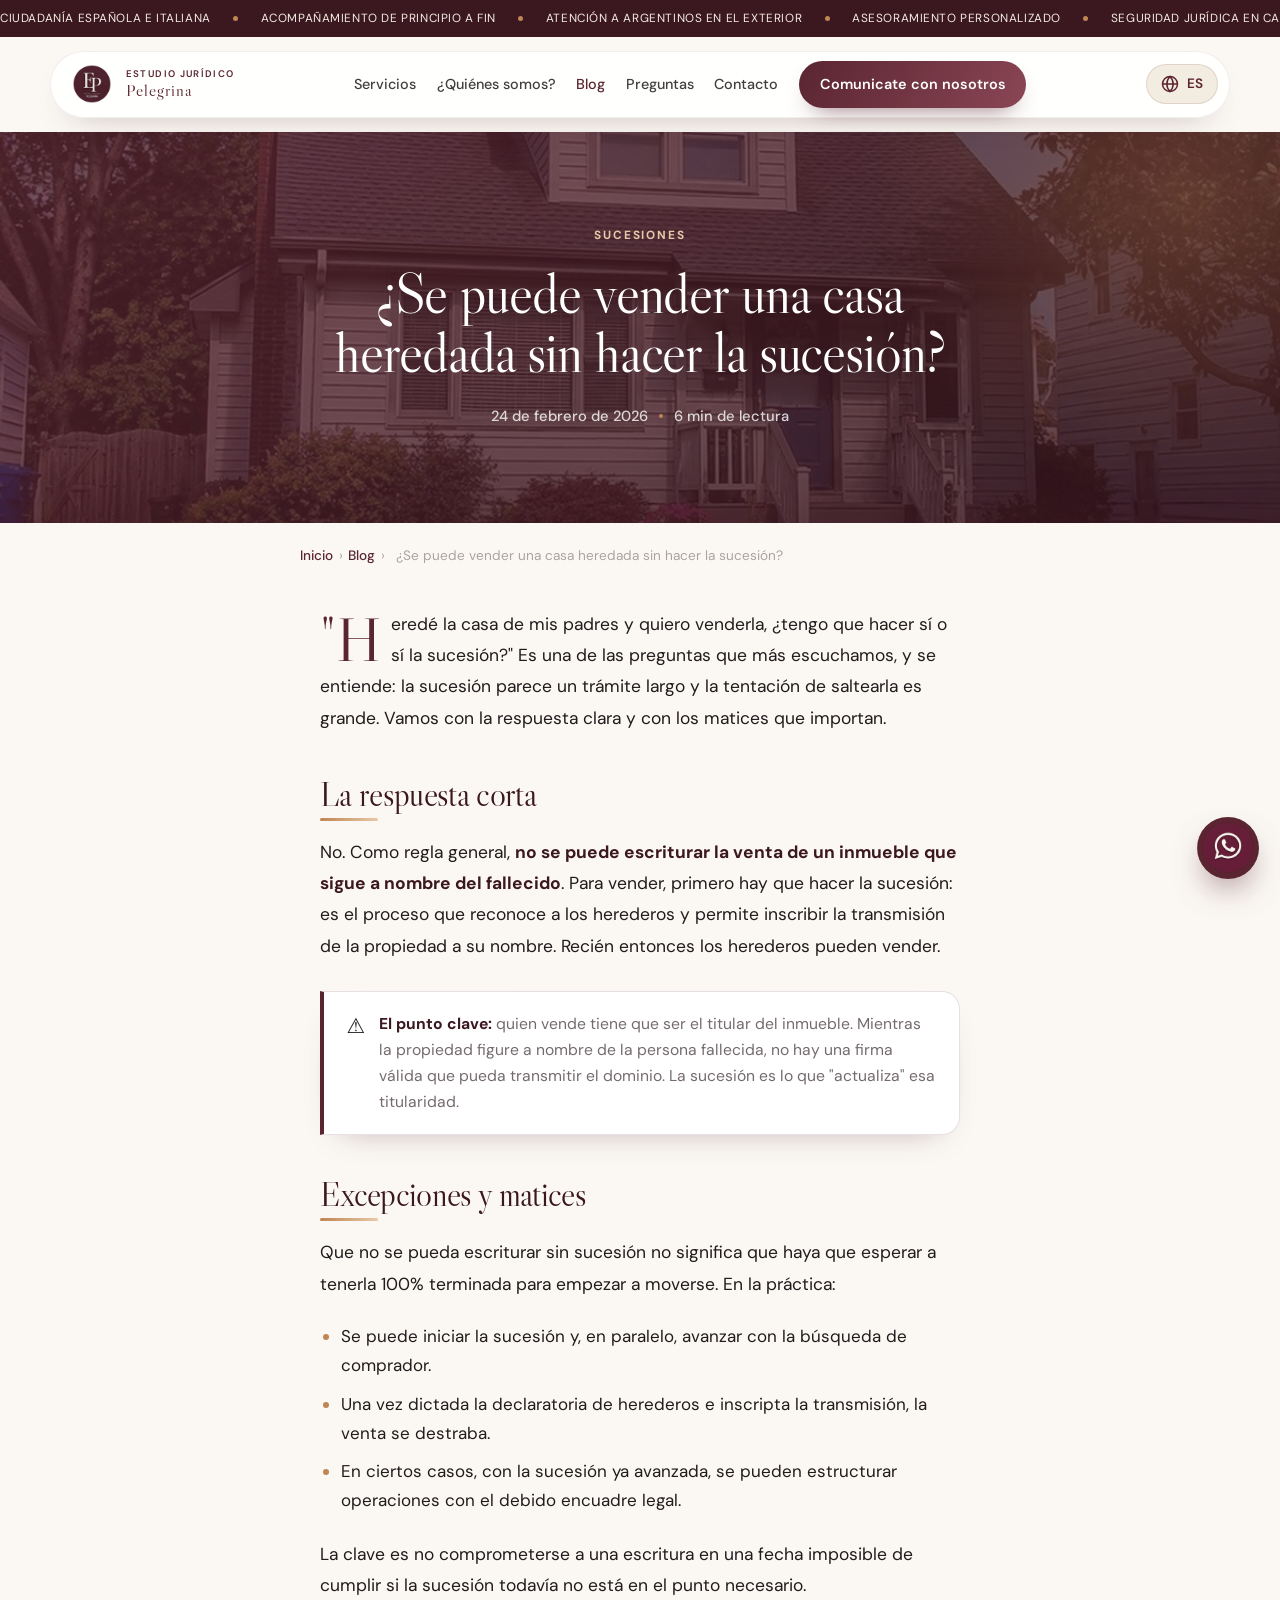
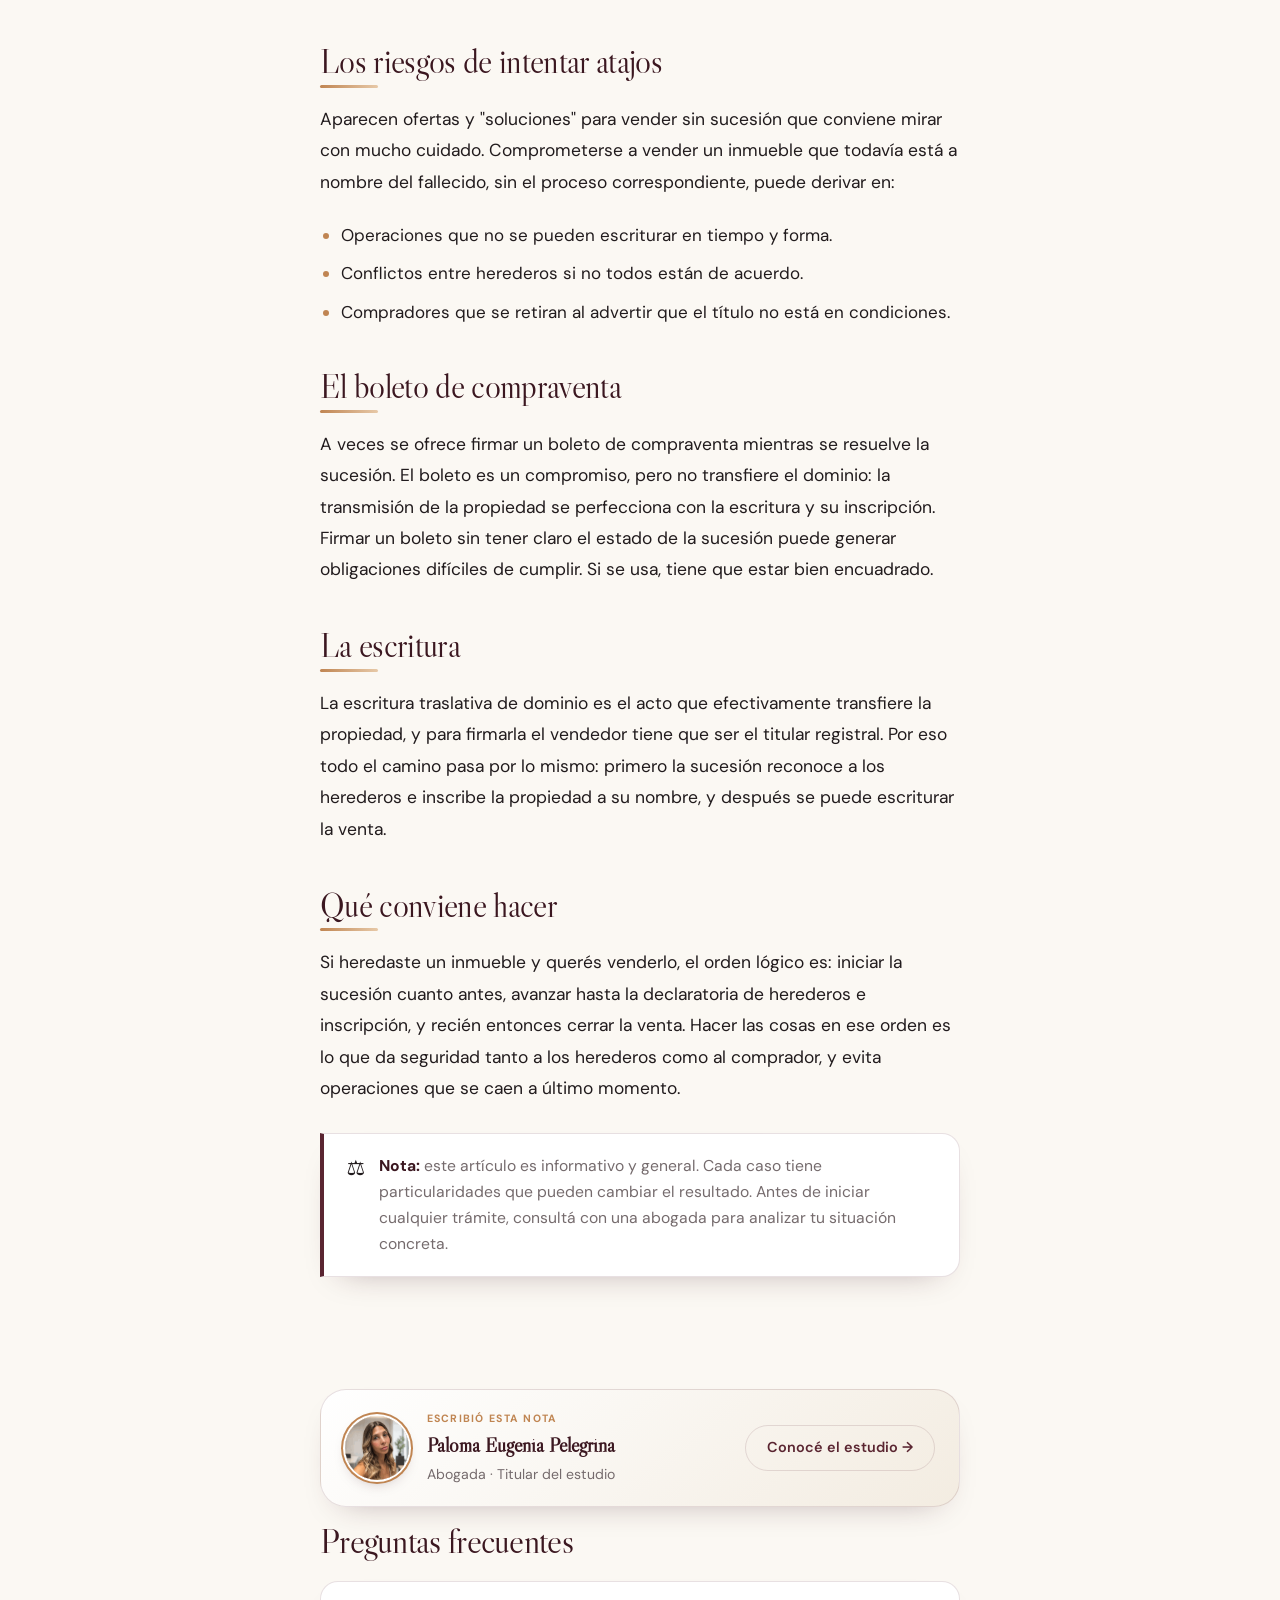
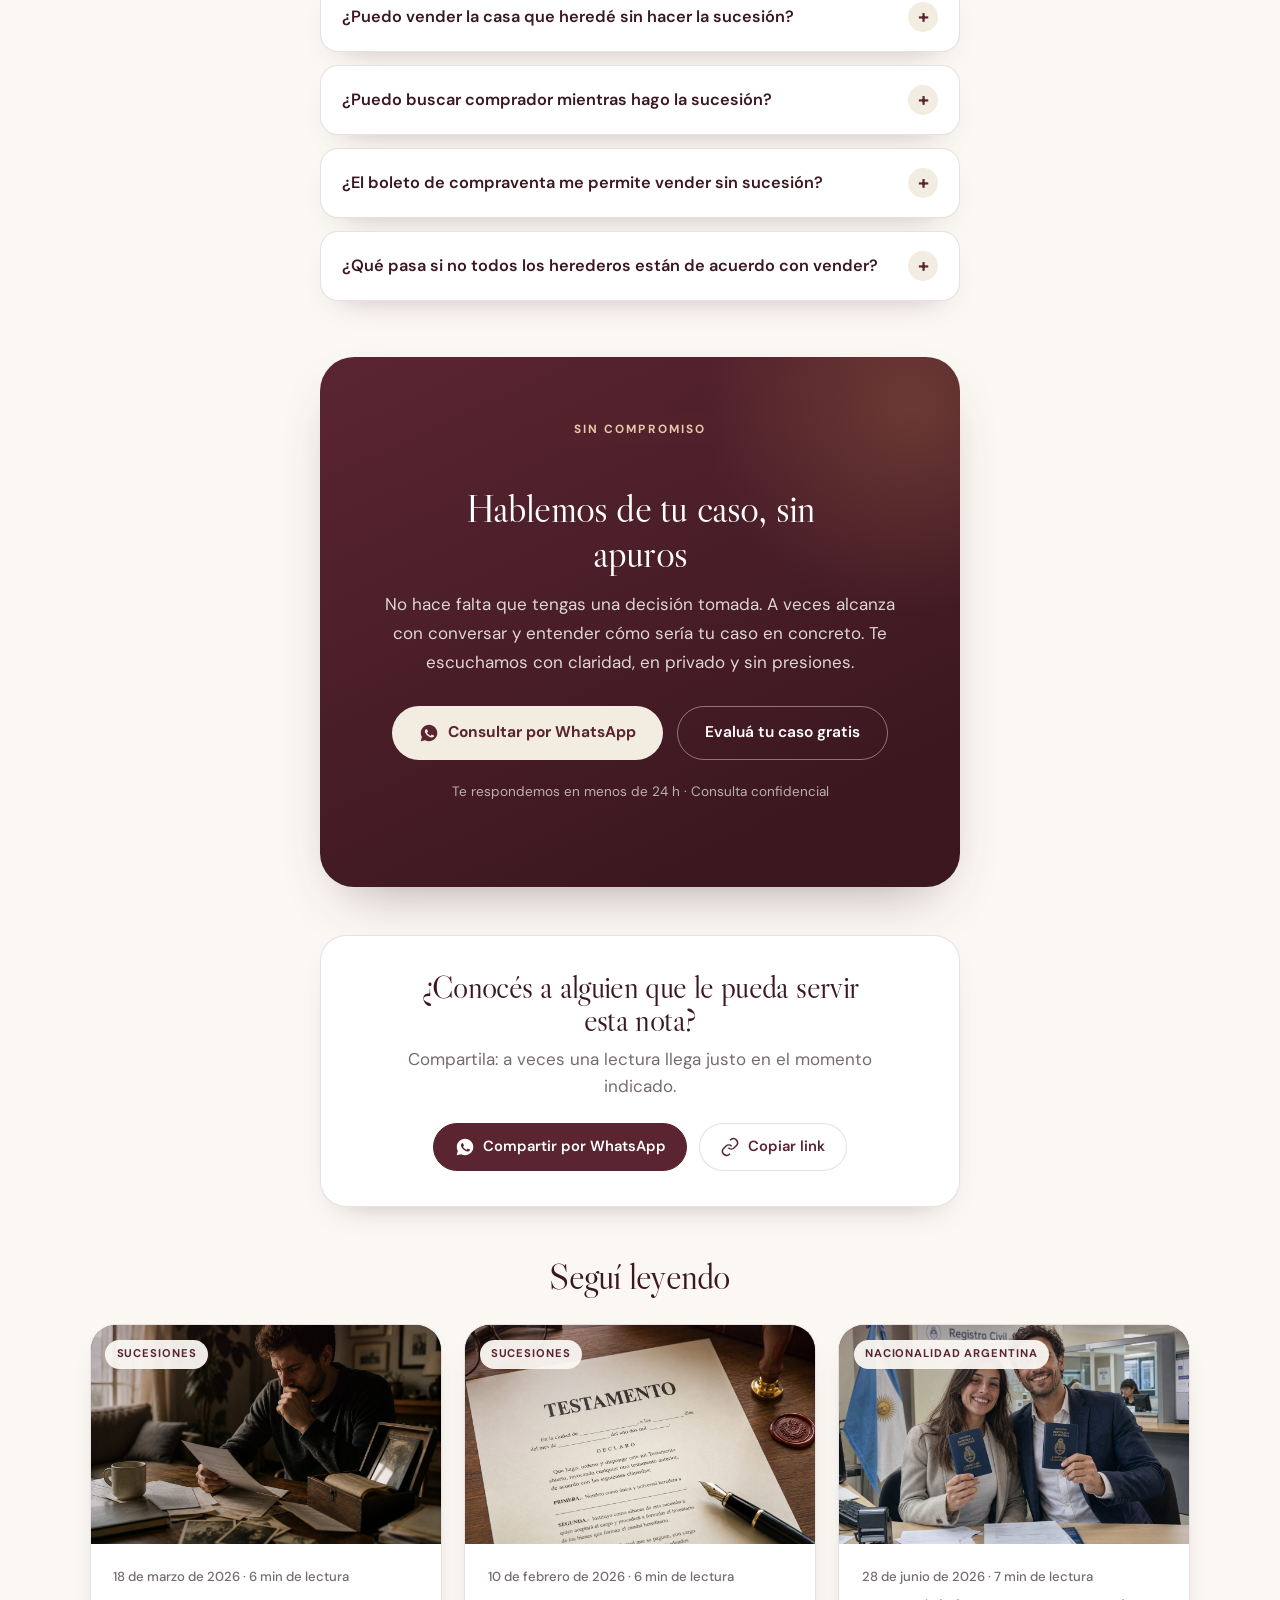
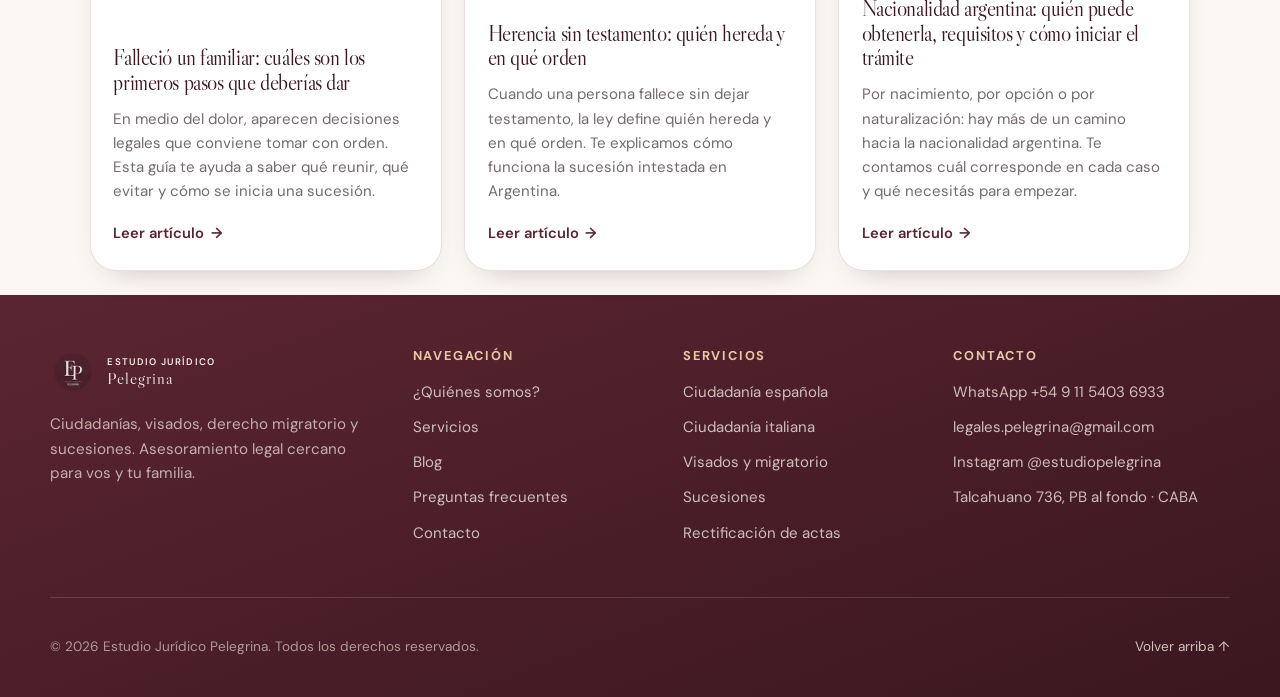
<file: blog/vender-casa-heredada-sin-sucesion.html>
<!doctype html>
<html lang="es">
<head>
  <meta charset="UTF-8">
  <meta name="viewport" content="width=device-width,initial-scale=1">
  <title>¿Se puede vender una casa heredada sin hacer la sucesión? · Estudio Jurídico Pelegrina</title>
  <meta name="description" content="Es una de las consultas más frecuentes. La respuesta corta es no, pero hay matices, riesgos y algunas alternativas que conviene conocer antes de comprometerte.">
  <link rel="canonical" href="https://estudiopelegrina.com.ar/blog/vender-casa-heredada-sin-sucesion.html">
  <meta name="theme-color" content="#5A2531">
  <meta property="og:type" content="article">
  <meta property="og:locale" content="es_AR">
  <meta property="og:url" content="https://estudiopelegrina.com.ar/blog/vender-casa-heredada-sin-sucesion.html">
  <meta property="og:title" content="¿Se puede vender una casa heredada sin hacer la sucesión?">
  <meta property="og:description" content="Es una de las consultas más frecuentes. La respuesta corta es no, pero hay matices, riesgos y algunas alternativas que conviene conocer antes de comprometerte.">
  <meta property="og:image" content="https://estudiopelegrina.com.ar/casa-heredada-venta.jpg">
  <meta property="article:published_time" content="2026-02-24">
  <meta property="article:section" content="Sucesiones">
  <meta name="twitter:card" content="summary_large_image">
  <script type="application/ld+json">
  {
  "@context": "https://schema.org",
  "@graph": [
    {
      "@type": "BlogPosting",
      "headline": "¿Se puede vender una casa heredada sin hacer la sucesión?",
      "description": "Es una de las consultas más frecuentes. La respuesta corta es no, pero hay matices, riesgos y algunas alternativas que conviene conocer antes de comprometerte.",
      "image": "https://estudiopelegrina.com.ar/casa-heredada-venta.jpg",
      "datePublished": "2026-02-24",
      "dateModified": "2026-02-24",
      "articleSection": "Sucesiones",
      "inLanguage": "es-AR",
      "author": {
        "@type": "Person",
        "name": "Paloma Eugenia Pelegrina",
        "jobTitle": "Abogada"
      },
      "publisher": {
        "@type": "LegalService",
        "name": "Estudio Jurídico Pelegrina",
        "logo": {
          "@type": "ImageObject",
          "url": "https://estudiopelegrina.com.ar/logo.png"
        }
      },
      "mainEntityOfPage": {
        "@type": "WebPage",
        "@id": "https://estudiopelegrina.com.ar/blog/vender-casa-heredada-sin-sucesion.html"
      }
    },
    {
      "@type": "FAQPage",
      "mainEntity": [
        {
          "@type": "Question",
          "name": "¿Puedo vender la casa que heredé sin hacer la sucesión?",
          "acceptedAnswer": {
            "@type": "Answer",
            "text": "Como regla general, no. Para escriturar la venta, la propiedad tiene que estar a nombre de los herederos, y eso se logra con la sucesión. Recién después de reconocer a los herederos e inscribir la transmisión se puede vender."
          }
        },
        {
          "@type": "Question",
          "name": "¿Puedo buscar comprador mientras hago la sucesión?",
          "acceptedAnswer": {
            "@type": "Answer",
            "text": "Sí. Se puede iniciar la sucesión y, en paralelo, avanzar con la búsqueda de comprador. Lo que no conviene es comprometerse a una escritura en una fecha que la sucesión no permita cumplir."
          }
        },
        {
          "@type": "Question",
          "name": "¿El boleto de compraventa me permite vender sin sucesión?",
          "acceptedAnswer": {
            "@type": "Answer",
            "text": "El boleto es un compromiso, pero no transfiere el dominio: eso ocurre con la escritura y su inscripción. Firmar un boleto sin tener claro el estado de la sucesión puede generar obligaciones difíciles de cumplir."
          }
        },
        {
          "@type": "Question",
          "name": "¿Qué pasa si no todos los herederos están de acuerdo con vender?",
          "acceptedAnswer": {
            "@type": "Answer",
            "text": "La venta requiere la conformidad de los herederos. Si hay desacuerdo, hay mecanismos legales para encauzar la situación, pero conviene resolverlo con asesoramiento antes de comprometer la operación."
          }
        }
      ]
    },
    {
      "@type": "BreadcrumbList",
      "itemListElement": [
        {
          "@type": "ListItem",
          "position": 1,
          "name": "Inicio",
          "item": "https://estudiopelegrina.com.ar/"
        },
        {
          "@type": "ListItem",
          "position": 2,
          "name": "Blog",
          "item": "https://estudiopelegrina.com.ar/blog/"
        },
        {
          "@type": "ListItem",
          "position": 3,
          "name": "¿Se puede vender una casa heredada sin hacer la sucesión?",
          "item": "https://estudiopelegrina.com.ar/blog/vender-casa-heredada-sin-sucesion.html"
        }
      ]
    }
  ]
}
  </script>
  <link rel="icon" href="../logo.png" type="image/png">
  <link rel="apple-touch-icon" href="../logo.png">
  <link rel="preconnect" href="https://fonts.googleapis.com">
  <link rel="preconnect" href="https://fonts.gstatic.com" crossorigin>
  <link href="https://fonts.googleapis.com/css2?family=DM+Sans:opsz,wght@9..40,400;9..40,500;9..40,600;9..40,700&family=Libre+Caslon+Display&display=swap" rel="stylesheet">
  <link rel="stylesheet" href="../styles.css?v=18">
  <link rel="stylesheet" href="../responsive.css?v=17">
  <link rel="stylesheet" href="blog.css?v=10">
</head>
<body>
  <div class="ticker" aria-hidden="true">
    <div class="ticker-track">
      <span data-i18n="tk.1">Ciudadanía española e italiana</span><i></i>
      <span data-i18n="tk.2">Acompañamiento de principio a fin</span><i></i>
      <span data-i18n="tk.3">Atención a argentinos en el exterior</span><i></i>
      <span data-i18n="tk.4">Asesoramiento personalizado</span><i></i>
      <span data-i18n="tk.5">Seguridad jurídica en cada paso</span><i></i>
      <span data-i18n="tk.1">Ciudadanía española e italiana</span><i></i>
      <span data-i18n="tk.2">Acompañamiento de principio a fin</span><i></i>
      <span data-i18n="tk.3">Atención a argentinos en el exterior</span><i></i>
      <span data-i18n="tk.4">Asesoramiento personalizado</span><i></i>
      <span data-i18n="tk.5">Seguridad jurídica en cada paso</span><i></i>
    </div>
  </div>
  <header class="nav-wrap">
    <div class="nav-shell">
      <a class="brand" href="/" aria-label="Estudio Jurídico Pelegrina · Inicio">
        <img src="../logo.png" alt="Estudio Jurídico Pelegrina" class="brand-logo">
        <span class="brand-text"><b data-i18n="brand.sub">Estudio Jurídico</b><small>Pelegrina</small></span>
      </a>
      <nav class="nav-links" aria-label="Navegación principal">
        <a href="/#servicios" data-i18n="nav.servicios">Servicios</a>
        <a href="/#estudio" data-i18n="nav.quienes">¿Quiénes somos?</a>
        <a href="/blog/" class="active" data-i18n="nav.blog">Blog</a>
        <a href="/#faq" data-i18n="nav.faq">Preguntas</a>
        <a href="/#contacto" data-i18n="nav.contacto">Contacto</a>
        <a class="nav-cta" href="https://wa.me/5491154036933" target="_blank" rel="noopener" data-i18n="nav.cta">Comunicate con nosotros</a>
      </nav>
      <div class="nav-right">
        <div class="lang-switch">
          <button class="lang-btn" aria-haspopup="true" aria-expanded="false" aria-label="Cambiar idioma / Change language">
            <svg viewBox="0 0 24 24" width="20" height="20" aria-hidden="true" fill="none" stroke="currentColor" stroke-width="1.8"><circle cx="12" cy="12" r="9"/><path d="M3 12h18M12 3c2.5 2.5 3.8 5.7 3.8 9S14.5 18.5 12 21C9.5 18.5 8.2 15.3 8.2 12S9.5 5.5 12 3z"/></svg>
            <span class="lang-current">ES</span>
          </button>
          <div class="lang-menu" role="menu">
            <button data-lang="es" role="menuitem">🇪🇸 Español</button>
            <button data-lang="en" role="menuitem">🇬🇧 English</button>
            <button data-lang="it" role="menuitem">🇮🇹 Italiano</button>
          </div>
        </div>
        <button class="menu-btn" aria-expanded="false" aria-label="Abrir menú">
          <span></span><span></span><span></span>
        </button>
      </div>
    </div>
  </header>

  <main>
    <article>
      <header class="article-hero">
        <img class="hero-photo" src="../casa-heredada-venta.jpg" alt="" aria-hidden="true">
        <div class="article-hero-inner">
          <span class="article-cat" data-i18n="blog.cat.sucesiones">Sucesiones</span>
          <h1 data-i18n="post.h1">¿Se puede vender una casa heredada sin hacer la sucesión?</h1>
          <p class="article-meta" data-i18n="post.meta"><span>24 de febrero de 2026</span><i></i><span>6 min de lectura</span></p>
        </div>
        <div class="hero-fade" aria-hidden="true"></div>
      </header>

      <nav class="breadcrumb" aria-label="Ruta de navegación">
        <a href="/" data-i18n="blog.bc.home">Inicio</a><span>›</span><a href="/blog/">Blog</a><span>›</span><span class="bc-here" data-i18n="post.bc">¿Se puede vender una casa heredada sin hacer la sucesión?</span>
      </nav>

      <div class="article-body" data-i18n="post.body">
        <p>"Heredé la casa de mis padres y quiero venderla, ¿tengo que hacer sí o sí la sucesión?" Es una de las preguntas que más escuchamos, y se entiende: la sucesión parece un trámite largo y la tentación de saltearla es grande. Vamos con la respuesta clara y con los matices que importan.</p>

<h2>La respuesta corta</h2>
<p>No. Como regla general, <strong>no se puede escriturar la venta de un inmueble que sigue a nombre del fallecido</strong>. Para vender, primero hay que hacer la sucesión: es el proceso que reconoce a los herederos y permite inscribir la transmisión de la propiedad a su nombre. Recién entonces los herederos pueden vender.</p>

<div class="callout"><span class="callout-ico">⚠️</span><p><strong>El punto clave:</strong> quien vende tiene que ser el titular del inmueble. Mientras la propiedad figure a nombre de la persona fallecida, no hay una firma válida que pueda transmitir el dominio. La sucesión es lo que "actualiza" esa titularidad.</p></div>

<h2>Excepciones y matices</h2>
<p>Que no se pueda escriturar sin sucesión no significa que haya que esperar a tenerla 100% terminada para empezar a moverse. En la práctica:</p>
<ul>
  <li>Se puede iniciar la sucesión y, en paralelo, avanzar con la búsqueda de comprador.</li>
  <li>Una vez dictada la declaratoria de herederos e inscripta la transmisión, la venta se destraba.</li>
  <li>En ciertos casos, con la sucesión ya avanzada, se pueden estructurar operaciones con el debido encuadre legal.</li>
</ul>
<p>La clave es no comprometerse a una escritura en una fecha imposible de cumplir si la sucesión todavía no está en el punto necesario.</p>

<h2>Los riesgos de intentar atajos</h2>
<p>Aparecen ofertas y "soluciones" para vender sin sucesión que conviene mirar con mucho cuidado. Comprometerse a vender un inmueble que todavía está a nombre del fallecido, sin el proceso correspondiente, puede derivar en:</p>
<ul>
  <li>Operaciones que no se pueden escriturar en tiempo y forma.</li>
  <li>Conflictos entre herederos si no todos están de acuerdo.</li>
  <li>Compradores que se retiran al advertir que el título no está en condiciones.</li>
</ul>

<h2>El boleto de compraventa</h2>
<p>A veces se ofrece firmar un boleto de compraventa mientras se resuelve la sucesión. El boleto es un compromiso, pero no transfiere el dominio: la transmisión de la propiedad se perfecciona con la escritura y su inscripción. Firmar un boleto sin tener claro el estado de la sucesión puede generar obligaciones difíciles de cumplir. Si se usa, tiene que estar bien encuadrado.</p>

<h2>La escritura</h2>
<p>La escritura traslativa de dominio es el acto que efectivamente transfiere la propiedad, y para firmarla el vendedor tiene que ser el titular registral. Por eso todo el camino pasa por lo mismo: primero la sucesión reconoce a los herederos e inscribe la propiedad a su nombre, y después se puede escriturar la venta.</p>

<h2>Qué conviene hacer</h2>
<p>Si heredaste un inmueble y querés venderlo, el orden lógico es: iniciar la sucesión cuanto antes, avanzar hasta la declaratoria de herederos e inscripción, y recién entonces cerrar la venta. Hacer las cosas en ese orden es lo que da seguridad tanto a los herederos como al comprador, y evita operaciones que se caen a último momento.</p>

<div class="callout"><span class="callout-ico">⚖️</span><p><strong>Nota:</strong> este artículo es informativo y general. Cada caso tiene particularidades que pueden cambiar el resultado. Antes de iniciar cualquier trámite, consultá con una abogada para analizar tu situación concreta.</p></div>
      </div>

      <div class="article-author-wrap">
        <div class="article-author reveal">
          <img src="../paloma-selfie.png" alt="Paloma Eugenia Pelegrina">
          <div class="article-author-info">
            <small data-i18n="blog.author.wrote">Escribió esta nota</small>
            <b>Paloma Eugenia Pelegrina</b>
            <span data-i18n="blog.author.role">Abogada · Titular del estudio</span>
          </div>
          <a class="btn btn-outline-wine" href="/#estudio" data-i18n="blog.author.more">Conocé el estudio →</a>
        </div>
      </div>

      <section class="article-faq">
        <h2 data-i18n="blog.faq.h2">Preguntas frecuentes</h2>
        <div class="afaq-item reveal">
        <button aria-expanded="false"><span data-i18n="p.vender-casa-heredada-sin-sucesion.faq0.q">¿Puedo vender la casa que heredé sin hacer la sucesión?</span><b>+</b></button>
        <div class="afaq-panel"><div><p data-i18n="p.vender-casa-heredada-sin-sucesion.faq0.a">Como regla general, no. Para escriturar la venta, la propiedad tiene que estar a nombre de los herederos, y eso se logra con la sucesión. Recién después de reconocer a los herederos e inscribir la transmisión se puede vender.</p></div></div>
      </div>
      <div class="afaq-item reveal">
        <button aria-expanded="false"><span data-i18n="p.vender-casa-heredada-sin-sucesion.faq1.q">¿Puedo buscar comprador mientras hago la sucesión?</span><b>+</b></button>
        <div class="afaq-panel"><div><p data-i18n="p.vender-casa-heredada-sin-sucesion.faq1.a">Sí. Se puede iniciar la sucesión y, en paralelo, avanzar con la búsqueda de comprador. Lo que no conviene es comprometerse a una escritura en una fecha que la sucesión no permita cumplir.</p></div></div>
      </div>
      <div class="afaq-item reveal">
        <button aria-expanded="false"><span data-i18n="p.vender-casa-heredada-sin-sucesion.faq2.q">¿El boleto de compraventa me permite vender sin sucesión?</span><b>+</b></button>
        <div class="afaq-panel"><div><p data-i18n="p.vender-casa-heredada-sin-sucesion.faq2.a">El boleto es un compromiso, pero no transfiere el dominio: eso ocurre con la escritura y su inscripción. Firmar un boleto sin tener claro el estado de la sucesión puede generar obligaciones difíciles de cumplir.</p></div></div>
      </div>
      <div class="afaq-item reveal">
        <button aria-expanded="false"><span data-i18n="p.vender-casa-heredada-sin-sucesion.faq3.q">¿Qué pasa si no todos los herederos están de acuerdo con vender?</span><b>+</b></button>
        <div class="afaq-panel"><div><p data-i18n="p.vender-casa-heredada-sin-sucesion.faq3.a">La venta requiere la conformidad de los herederos. Si hay desacuerdo, hay mecanismos legales para encauzar la situación, pero conviene resolverlo con asesoramiento antes de comprometer la operación.</p></div></div>
      </div>
      </section>

      <section class="article-cta">
        <div class="article-cta-card reveal">
          <p class="eyebrow" data-i18n="blog.cta.eyebrow">Sin compromiso</p>
          <h2 data-i18n="blog.cta.h2">Hablemos de tu caso, sin apuros</h2>
          <p data-i18n="blog.cta.p">No hace falta que tengas una decisión tomada. A veces alcanza con conversar y entender cómo sería tu caso en concreto. Te escuchamos con claridad, en privado y sin presiones.</p>
          <div class="article-cta-actions">
            <a class="btn btn-whatsapp" href="https://wa.me/5491154036933" target="_blank" rel="noopener"><svg viewBox="0 0 24 24" fill="currentColor" aria-hidden="true"><path d="M12.04 2C6.58 2 2.13 6.45 2.13 11.91c0 1.75.46 3.45 1.32 4.95L2 22l5.25-1.38c1.45.79 3.08 1.21 4.79 1.21 5.46 0 9.91-4.45 9.91-9.91C21.95 6.45 17.5 2 12.04 2zm5.8 14.01c-.24.68-1.42 1.32-1.95 1.36-.5.05-.95.24-3.2-.67-2.7-1.06-4.42-3.8-4.55-3.98-.13-.18-1.1-1.46-1.1-2.78 0-1.32.69-1.97.94-2.24.24-.27.53-.34.71-.34.18 0 .35 0 .5.01.16.01.38-.06.59.45.24.58.79 2 .86 2.14.07.14.12.31.02.5-.09.18-.14.29-.28.45-.14.16-.29.36-.42.48-.14.14-.28.29-.12.57.16.27.72 1.18 1.54 1.91 1.06.95 1.96 1.24 2.24 1.38.28.14.44.12.6-.07.16-.18.7-.81.88-1.09.18-.27.37-.23.62-.14.25.09 1.6.76 1.87.9.28.14.46.21.53.32.07.12.07.68-.17 1.36z"/></svg> <span data-i18n="blog.cta.wa">Consultar por WhatsApp</span></a>
            <a class="btn btn-ghost" href="/#consulta" data-i18n="blog.cta.btn">Evaluá tu caso gratis</a>
          </div>
          <p class="note" data-i18n="blog.cta.note">Te respondemos en menos de 24 h · Consulta confidencial</p>
        </div>
      </section>

      <section class="article-share">
        <div class="share-card reveal">
          <h2 data-i18n="blog.share.h2">¿Conocés a alguien que le pueda servir esta nota?</h2>
          <p data-i18n="blog.share.p">Compartila: a veces una lectura llega justo en el momento indicado.</p>
          <div class="share-actions">
            <button class="share-btn wa" data-share="whatsapp"><svg viewBox="0 0 24 24" fill="currentColor" aria-hidden="true"><path d="M12.04 2C6.58 2 2.13 6.45 2.13 11.91c0 1.75.46 3.45 1.32 4.95L2 22l5.25-1.38c1.45.79 3.08 1.21 4.79 1.21 5.46 0 9.91-4.45 9.91-9.91C21.95 6.45 17.5 2 12.04 2zm5.8 14.01c-.24.68-1.42 1.32-1.95 1.36-.5.05-.95.24-3.2-.67-2.7-1.06-4.42-3.8-4.55-3.98-.13-.18-1.1-1.46-1.1-2.78 0-1.32.69-1.97.94-2.24.24-.27.53-.34.71-.34.18 0 .35 0 .5.01.16.01.38-.06.59.45.24.58.79 2 .86 2.14.07.14.12.31.02.5-.09.18-.14.29-.28.45-.14.16-.29.36-.42.48-.14.14-.28.29-.12.57.16.27.72 1.18 1.54 1.91 1.06.95 1.96 1.24 2.24 1.38.28.14.44.12.6-.07.16-.18.7-.81.88-1.09.18-.27.37-.23.62-.14.25.09 1.6.76 1.87.9.28.14.46.21.53.32.07.12.07.68-.17 1.36z"/></svg> <span data-i18n="blog.share.wa">Compartir por WhatsApp</span></button>
            <button class="share-btn" data-share="copy"><svg viewBox="0 0 24 24" fill="none" stroke="currentColor" stroke-width="1.8" aria-hidden="true"><path d="M10 13a5 5 0 0 0 7 0l3-3a5 5 0 0 0-7-7l-1 1"/><path d="M14 11a5 5 0 0 0-7 0l-3 3a5 5 0 0 0 7 7l1-1"/></svg> <span data-i18n="blog.share.copy">Copiar link</span></button>
            <button class="share-btn" data-share="more"><svg viewBox="0 0 24 24" fill="none" stroke="currentColor" stroke-width="1.8" aria-hidden="true"><circle cx="18" cy="5" r="3"/><circle cx="6" cy="12" r="3"/><circle cx="18" cy="19" r="3"/><path d="M8.6 13.5l6.8 4M15.4 6.5l-6.8 4"/></svg> <span data-i18n="blog.share.more">Más opciones</span></button>
          </div>
        </div>
      </section>
    </article>

    <section class="article-related">
      <h2 data-i18n="blog.related">Seguí leyendo</h2>
      <div class="related-grid">
      <a class="post-card reveal" href="fallecio-un-familiar-primeros-pasos.html" data-cat="sucesiones">
        <div class="post-card-media"><span class="post-tag" data-i18n="blog.cat.sucesiones">Sucesiones</span><img src="../herencia-documentos.jpg" alt="Falleció un familiar: cuáles son los primeros pasos que deberías dar" loading="lazy" width="1200" height="800"></div>
        <div class="post-card-body">
          <p class="post-meta" data-i18n="p.fallecio-un-familiar-primeros-pasos.meta">18 de marzo de 2026 · 6 min de lectura</p>
          <h3 data-i18n="p.fallecio-un-familiar-primeros-pasos.title">Falleció un familiar: cuáles son los primeros pasos que deberías dar</h3>
          <p data-i18n="p.fallecio-un-familiar-primeros-pasos.excerpt">En medio del dolor, aparecen decisiones legales que conviene tomar con orden. Esta guía te ayuda a saber qué reunir, qué evitar y cómo se inicia una sucesión.</p>
          <span class="post-more" data-i18n="blog.read">Leer artículo</span>
        </div>
      </a>
      <a class="post-card reveal" href="herencia-sin-testamento-quien-hereda.html" data-cat="sucesiones">
        <div class="post-card-media"><span class="post-tag" data-i18n="blog.cat.sucesiones">Sucesiones</span><img src="../testamento-herencia.jpg" alt="Herencia sin testamento: quién hereda y en qué orden" loading="lazy" width="1200" height="900"></div>
        <div class="post-card-body">
          <p class="post-meta" data-i18n="p.herencia-sin-testamento-quien-hereda.meta">10 de febrero de 2026 · 6 min de lectura</p>
          <h3 data-i18n="p.herencia-sin-testamento-quien-hereda.title">Herencia sin testamento: quién hereda y en qué orden</h3>
          <p data-i18n="p.herencia-sin-testamento-quien-hereda.excerpt">Cuando una persona fallece sin dejar testamento, la ley define quién hereda y en qué orden. Te explicamos cómo funciona la sucesión intestada en Argentina.</p>
          <span class="post-more" data-i18n="blog.read">Leer artículo</span>
        </div>
      </a>
      <a class="post-card reveal" href="nacionalidad-argentina-requisitos-tramite.html" data-cat="arg">
        <div class="post-card-media"><span class="post-tag" data-i18n="blog.cat.arg">Nacionalidad argentina</span><img src="../nacionalidad-argentina-registro.jpg" alt="Nacionalidad argentina: quién puede obtenerla, requisitos y cómo iniciar el trámite" loading="lazy" width="1200" height="900"></div>
        <div class="post-card-body">
          <p class="post-meta" data-i18n="p.nacionalidad-argentina-requisitos-tramite.meta">28 de junio de 2026 · 7 min de lectura</p>
          <h3 data-i18n="p.nacionalidad-argentina-requisitos-tramite.title">Nacionalidad argentina: quién puede obtenerla, requisitos y cómo iniciar el trámite</h3>
          <p data-i18n="p.nacionalidad-argentina-requisitos-tramite.excerpt">Por nacimiento, por opción o por naturalización: hay más de un camino hacia la nacionalidad argentina. Te contamos cuál corresponde en cada caso y qué necesitás para empezar.</p>
          <span class="post-more" data-i18n="blog.read">Leer artículo</span>
        </div>
      </a>
      </div>
    </section>
  </main>

  <footer class="footer">
    <div class="footer-grid">
      <div class="footer-brand">
        <a class="brand" href="/">
          <img src="../logo.png" alt="Estudio Jurídico Pelegrina" class="brand-logo">
          <span class="brand-text"><b data-i18n="brand.sub">Estudio Jurídico</b><small>Pelegrina</small></span>
        </a>
        <p data-i18n="footer.desc">Ciudadanías, visados, derecho migratorio y sucesiones. Asesoramiento legal cercano para vos y tu familia.</p>
      </div>
      <div class="footer-col">
        <h4 data-i18n="footer.nav">Navegación</h4>
        <a href="/#estudio" data-i18n="nav.quienes">¿Quiénes somos?</a>
        <a href="/#servicios" data-i18n="nav.servicios">Servicios</a>
        <a href="/blog/" data-i18n="nav.blog">Blog</a>
        <a href="/#faq" data-i18n="footer.faq">Preguntas frecuentes</a>
        <a href="/#contacto" data-i18n="nav.contacto">Contacto</a>
      </div>
      <div class="footer-col">
        <h4 data-i18n="footer.serv">Servicios</h4>
        <a href="/#contacto" data-i18n="acc.ciud.esp">Ciudadanía española</a>
        <a href="/#contacto" data-i18n="acc.ciud.ita">Ciudadanía italiana</a>
        <a href="/#contacto" data-i18n="svc2.title">Visados y migratorio</a>
        <a href="/#contacto" data-i18n="acc.suc">Sucesiones</a>
        <a href="/#contacto" data-i18n="acc.rect">Rectificación de actas</a>
      </div>
      <div class="footer-col">
        <h4 data-i18n="nav.contacto">Contacto</h4>
        <a href="https://wa.me/5491154036933" target="_blank" rel="noopener">WhatsApp +54 9 11 5403 6933</a>
        <a href="mailto:legales.pelegrina@gmail.com">legales.pelegrina@gmail.com</a>
        <a href="https://www.instagram.com/estudiopelegrina/" target="_blank" rel="noopener">Instagram @estudiopelegrina</a>
        <a href="https://www.google.com/maps/search/?api=1&query=Talcahuano+736+CABA" target="_blank" rel="noopener">Talcahuano 736, PB al fondo · CABA</a>
      </div>
    </div>
    <div class="footer-bottom">
      <p>© <span id="year"></span> <span data-i18n="footer.copy">Estudio Jurídico Pelegrina. Todos los derechos reservados.</span></p>
      <a href="#inicio" data-i18n="footer.top">Volver arriba ↑</a>
    </div>
  </footer>

  <a class="float-wa" href="https://wa.me/5491154036933" target="_blank" rel="noopener" aria-label="Consultar por WhatsApp">
    <img src="../icono-whatsapp.png" alt="">
    <span class="float-wa-pulse"></span>
  </a>
  <div class="scroll-progress" id="scrollProgress" aria-hidden="true"></div>
  <script>window.PAGE_I18N={"en":{"p.vender-casa-heredada-sin-sucesion.title":"Can you sell an inherited house without going through probate?","post.h1":"Can you sell an inherited house without going through probate?","post.bc":"Can you sell an inherited house without going through probate?","post.meta":"<span>February 24, 2026</span><i></i><span>6 min read</span>","post.body":"<p>\"I inherited my parents' house and want to sell it — do I really have to go through the succession?\" It is one of the questions we hear most, and understandably: probate sounds long, and the temptation to skip it is strong. Here is the clear answer, with the nuances that matter.</p>\n\n<h2>The short answer</h2>\n<p>No. As a general rule, <strong>you cannot execute the deed of sale for a property still registered in the deceased's name</strong>. To sell, the succession must come first: it is the process that recognizes the heirs and allows the property's transfer to be registered in their name. Only then can the heirs sell.</p>\n\n<div class=\"callout\"><span class=\"callout-ico\">⚠️</span><p><strong>The key point:</strong> the seller must be the property's registered owner. As long as the property is in the deceased person's name, there is no valid signature that can transfer title. The succession is what \"updates\" that ownership.</p></div>\n\n<h2>Exceptions and nuances</h2>\n<p>Not being able to execute the deed without a succession doesn't mean waiting until it is 100% finished before making any move. In practice:</p>\n<ul>\n  <li>You can open the succession and, in parallel, start looking for a buyer.</li>\n  <li>Once the declaration of heirs is issued and the transfer registered, the sale is unblocked.</li>\n  <li>In certain cases, with the succession well advanced, transactions can be structured with the proper legal framework.</li>\n</ul>\n<p>The key is not to commit to a deed on a date that is impossible to meet if the succession is not yet at the necessary stage.</p>\n\n<h2>The risks of shortcuts</h2>\n<p>Offers and \"solutions\" to sell without a succession appear, and they deserve a very careful look. Committing to sell a property still in the deceased's name, without the corresponding process, can lead to:</p>\n<ul>\n  <li>Transactions that cannot be closed on time.</li>\n  <li>Conflicts between heirs if not everyone agrees.</li>\n  <li>Buyers walking away when they notice the title is not in order.</li>\n</ul>\n\n<h2>The preliminary sale agreement (boleto)</h2>\n<p>Sometimes a preliminary sale agreement is proposed while the succession is resolved. The \"boleto\" is a commitment, but it does not transfer title: ownership is transferred with the deed and its registration. Signing a boleto without a clear picture of the succession's status can create obligations that are hard to meet. If used, it must be properly framed.</p>\n\n<h2>The deed</h2>\n<p>The deed of transfer is the act that actually conveys the property, and to sign it the seller must be the registered owner. That is why everything comes back to the same path: first the succession recognizes the heirs and registers the property in their name, and then the sale can be executed.</p>\n\n<h2>What you should do</h2>\n<p>If you inherited a property and want to sell it, the logical order is: open the succession as soon as possible, move forward to the declaration of heirs and registration, and only then close the sale. Doing things in that order is what gives certainty to both heirs and buyer, and prevents deals that collapse at the last minute.</p>\n\n<div class=\"callout\"><span class=\"callout-ico\">⚖️</span><p><strong>Note:</strong> this article is general information only. Every case has particularities that can change the outcome. Before starting any procedure, consult a lawyer to analyze your specific situation.</p></div>","p.vender-casa-heredada-sin-sucesion.faq0.q":"Can I sell the house I inherited without the succession?","p.vender-casa-heredada-sin-sucesion.faq0.a":"As a general rule, no. To execute the deed, the property must be in the heirs' name, and that is achieved through the succession. Only after recognizing the heirs and registering the transfer can you sell.","p.vender-casa-heredada-sin-sucesion.faq1.q":"Can I look for a buyer while the succession is in progress?","p.vender-casa-heredada-sin-sucesion.faq1.a":"Yes. You can open the succession and search for a buyer in parallel. What you should not do is commit to a deed on a date the succession will not allow you to meet.","p.vender-casa-heredada-sin-sucesion.faq2.q":"Does a preliminary agreement let me sell without the succession?","p.vender-casa-heredada-sin-sucesion.faq2.a":"The boleto is a commitment, but it does not transfer title: that happens with the deed and its registration. Signing one without a clear picture of the succession can create obligations that are hard to meet.","p.vender-casa-heredada-sin-sucesion.faq3.q":"What if not all the heirs agree to sell?","p.vender-casa-heredada-sin-sucesion.faq3.a":"The sale requires the heirs' consent. If there is disagreement, there are legal mechanisms to resolve the situation, but it is best to sort it out with advice before committing to the deal.","p.fallecio-un-familiar-primeros-pasos.title":"A family member passed away: the first steps you should take","p.fallecio-un-familiar-primeros-pasos.excerpt":"In the midst of grief, legal decisions appear that are best handled in order. This guide helps you know what to gather, what to avoid and how a succession begins.","p.fallecio-un-familiar-primeros-pasos.meta":"March 18, 2026 · 6 min read","p.herencia-sin-testamento-quien-hereda.title":"Inheritance without a will: who inherits and in what order","p.herencia-sin-testamento-quien-hereda.excerpt":"When a person dies without leaving a will, the law defines who inherits and in what order. We explain how intestate succession works in Argentina.","p.herencia-sin-testamento-quien-hereda.meta":"February 10, 2026 · 6 min read","p.nacionalidad-argentina-requisitos-tramite.title":"Argentine nationality: who can obtain it, requirements and how to start","p.nacionalidad-argentina-requisitos-tramite.excerpt":"By birth, by option or by naturalization: there is more than one path to Argentine nationality. We explain which applies in each case and what you need to get started.","p.nacionalidad-argentina-requisitos-tramite.meta":"June 28, 2026 · 7 min read"},"it":{"p.vender-casa-heredada-sin-sucesion.title":"Si può vendere una casa ereditata senza fare la successione?","post.h1":"Si può vendere una casa ereditata senza fare la successione?","post.bc":"Si può vendere una casa ereditata senza fare la successione?","post.meta":"<span>24 febbraio 2026</span><i></i><span>6 min di lettura</span>","post.body":"<p>\"Ho ereditato la casa dei miei genitori e voglio venderla: devo per forza fare la successione?\" È una delle domande che sentiamo più spesso, e si capisce: la successione sembra una pratica lunga e la tentazione di saltarla è grande. Ecco la risposta chiara, con le sfumature che contano.</p>\n\n<h2>La risposta breve</h2>\n<p>No. Come regola generale, <strong>non si può rogitare la vendita di un immobile ancora intestato al defunto</strong>. Per vendere, prima bisogna fare la successione: è il processo che riconosce gli eredi e permette di registrare il trasferimento della proprietà a loro nome. Solo allora gli eredi possono vendere.</p>\n\n<div class=\"callout\"><span class=\"callout-ico\">⚠️</span><p><strong>Il punto chiave:</strong> chi vende deve essere il titolare dell'immobile. Finché la proprietà risulta intestata alla persona defunta, non c'è una firma valida che possa trasferire il dominio. La successione è ciò che \"aggiorna\" quella titolarità.</p></div>\n\n<h2>Eccezioni e sfumature</h2>\n<p>Il fatto che non si possa rogitare senza successione non significa dover aspettare che sia finita al 100% per cominciare a muoversi. In pratica:</p>\n<ul>\n  <li>Si può avviare la successione e, in parallelo, procedere con la ricerca di un acquirente.</li>\n  <li>Una volta emessa la dichiarazione degli eredi e registrato il trasferimento, la vendita si sblocca.</li>\n  <li>In certi casi, con la successione già avanzata, si possono strutturare operazioni con il dovuto inquadramento legale.</li>\n</ul>\n<p>La chiave è non impegnarsi a un rogito in una data impossibile da rispettare se la successione non è ancora al punto necessario.</p>\n\n<h2>I rischi delle scorciatoie</h2>\n<p>Compaiono offerte e \"soluzioni\" per vendere senza successione che conviene guardare con molta attenzione. Impegnarsi a vendere un immobile ancora intestato al defunto, senza il processo corrispondente, può portare a:</p>\n<ul>\n  <li>Operazioni che non si possono rogitare nei tempi previsti.</li>\n  <li>Conflitti tra eredi se non tutti sono d'accordo.</li>\n  <li>Acquirenti che si ritirano quando si accorgono che il titolo non è in regola.</li>\n</ul>\n\n<h2>Il contratto preliminare (boleto)</h2>\n<p>A volte si propone di firmare un preliminare di compravendita mentre si risolve la successione. Il \"boleto\" è un impegno, ma non trasferisce il dominio: il trasferimento della proprietà si perfeziona con il rogito e la sua registrazione. Firmare un preliminare senza avere chiaro lo stato della successione può generare obblighi difficili da rispettare. Se si usa, deve essere ben inquadrato.</p>\n\n<h2>Il rogito</h2>\n<p>Il rogito di trasferimento è l'atto che effettivamente trasferisce la proprietà, e per firmarlo il venditore deve essere il titolare registrale. Per questo tutto il percorso passa dallo stesso punto: prima la successione riconosce gli eredi e intesta la proprietà a loro nome, e poi si può rogitare la vendita.</p>\n\n<h2>Cosa conviene fare</h2>\n<p>Se avete ereditato un immobile e volete venderlo, l'ordine logico è: avviare la successione il prima possibile, procedere fino alla dichiarazione degli eredi e alla registrazione, e solo allora chiudere la vendita. Fare le cose in questo ordine è ciò che dà sicurezza sia agli eredi sia all'acquirente, ed evita operazioni che saltano all'ultimo momento.</p>\n\n<div class=\"callout\"><span class=\"callout-ico\">⚖️</span><p><strong>Nota:</strong> questo articolo è informativo e generale. Ogni caso presenta particolarità che possono cambiare il risultato. Prima di avviare qualsiasi pratica, consultate un avvocato per analizzare la vostra situazione concreta.</p></div>","p.vender-casa-heredada-sin-sucesion.faq0.q":"Posso vendere la casa che ho ereditato senza fare la successione?","p.vender-casa-heredada-sin-sucesion.faq0.a":"Come regola generale, no. Per rogitare la vendita, la proprietà deve essere intestata agli eredi, e questo si ottiene con la successione. Solo dopo il riconoscimento degli eredi e la registrazione del trasferimento si può vendere.","p.vender-casa-heredada-sin-sucesion.faq1.q":"Posso cercare un acquirente mentre faccio la successione?","p.vender-casa-heredada-sin-sucesion.faq1.a":"Sì. Si può avviare la successione e, in parallelo, cercare un acquirente. Ciò che non conviene è impegnarsi a un rogito in una data che la successione non permette di rispettare.","p.vender-casa-heredada-sin-sucesion.faq2.q":"Il preliminare di compravendita mi permette di vendere senza successione?","p.vender-casa-heredada-sin-sucesion.faq2.a":"Il preliminare è un impegno, ma non trasferisce il dominio: questo avviene con il rogito e la sua registrazione. Firmarne uno senza avere chiaro lo stato della successione può generare obblighi difficili da rispettare.","p.vender-casa-heredada-sin-sucesion.faq3.q":"Cosa succede se non tutti gli eredi sono d'accordo sulla vendita?","p.vender-casa-heredada-sin-sucesion.faq3.a":"La vendita richiede il consenso degli eredi. In caso di disaccordo, esistono meccanismi legali per incanalare la situazione, ma conviene risolverla con consulenza prima di impegnare l'operazione.","p.fallecio-un-familiar-primeros-pasos.title":"È mancato un familiare: quali sono i primi passi da fare","p.fallecio-un-familiar-primeros-pasos.excerpt":"Nel mezzo del dolore compaiono decisioni legali che conviene affrontare con ordine. Questa guida vi aiuta a sapere cosa riunire, cosa evitare e come si avvia una successione.","p.fallecio-un-familiar-primeros-pasos.meta":"18 marzo 2026 · 6 min di lettura","p.herencia-sin-testamento-quien-hereda.title":"Eredità senza testamento: chi eredita e in quale ordine","p.herencia-sin-testamento-quien-hereda.excerpt":"Quando una persona muore senza lasciare testamento, è la legge a definire chi eredita e in quale ordine. Vi spieghiamo come funziona la successione intestata in Argentina.","p.herencia-sin-testamento-quien-hereda.meta":"10 febbraio 2026 · 6 min di lettura","p.nacionalidad-argentina-requisitos-tramite.title":"Cittadinanza argentina: chi può ottenerla, requisiti e come avviare la pratica","p.nacionalidad-argentina-requisitos-tramite.excerpt":"Per nascita, per opzione o per naturalizzazione: c'è più di una strada verso la cittadinanza argentina. Vi spieghiamo quale corrisponde in ogni caso e cosa serve per iniziare.","p.nacionalidad-argentina-requisitos-tramite.meta":"28 giugno 2026 · 7 min di lettura"}};</script>
  <script src="../i18n.js?v=14"></script>
  <script src="blog.js?v=10"></script>
</body>
</html>
</file>
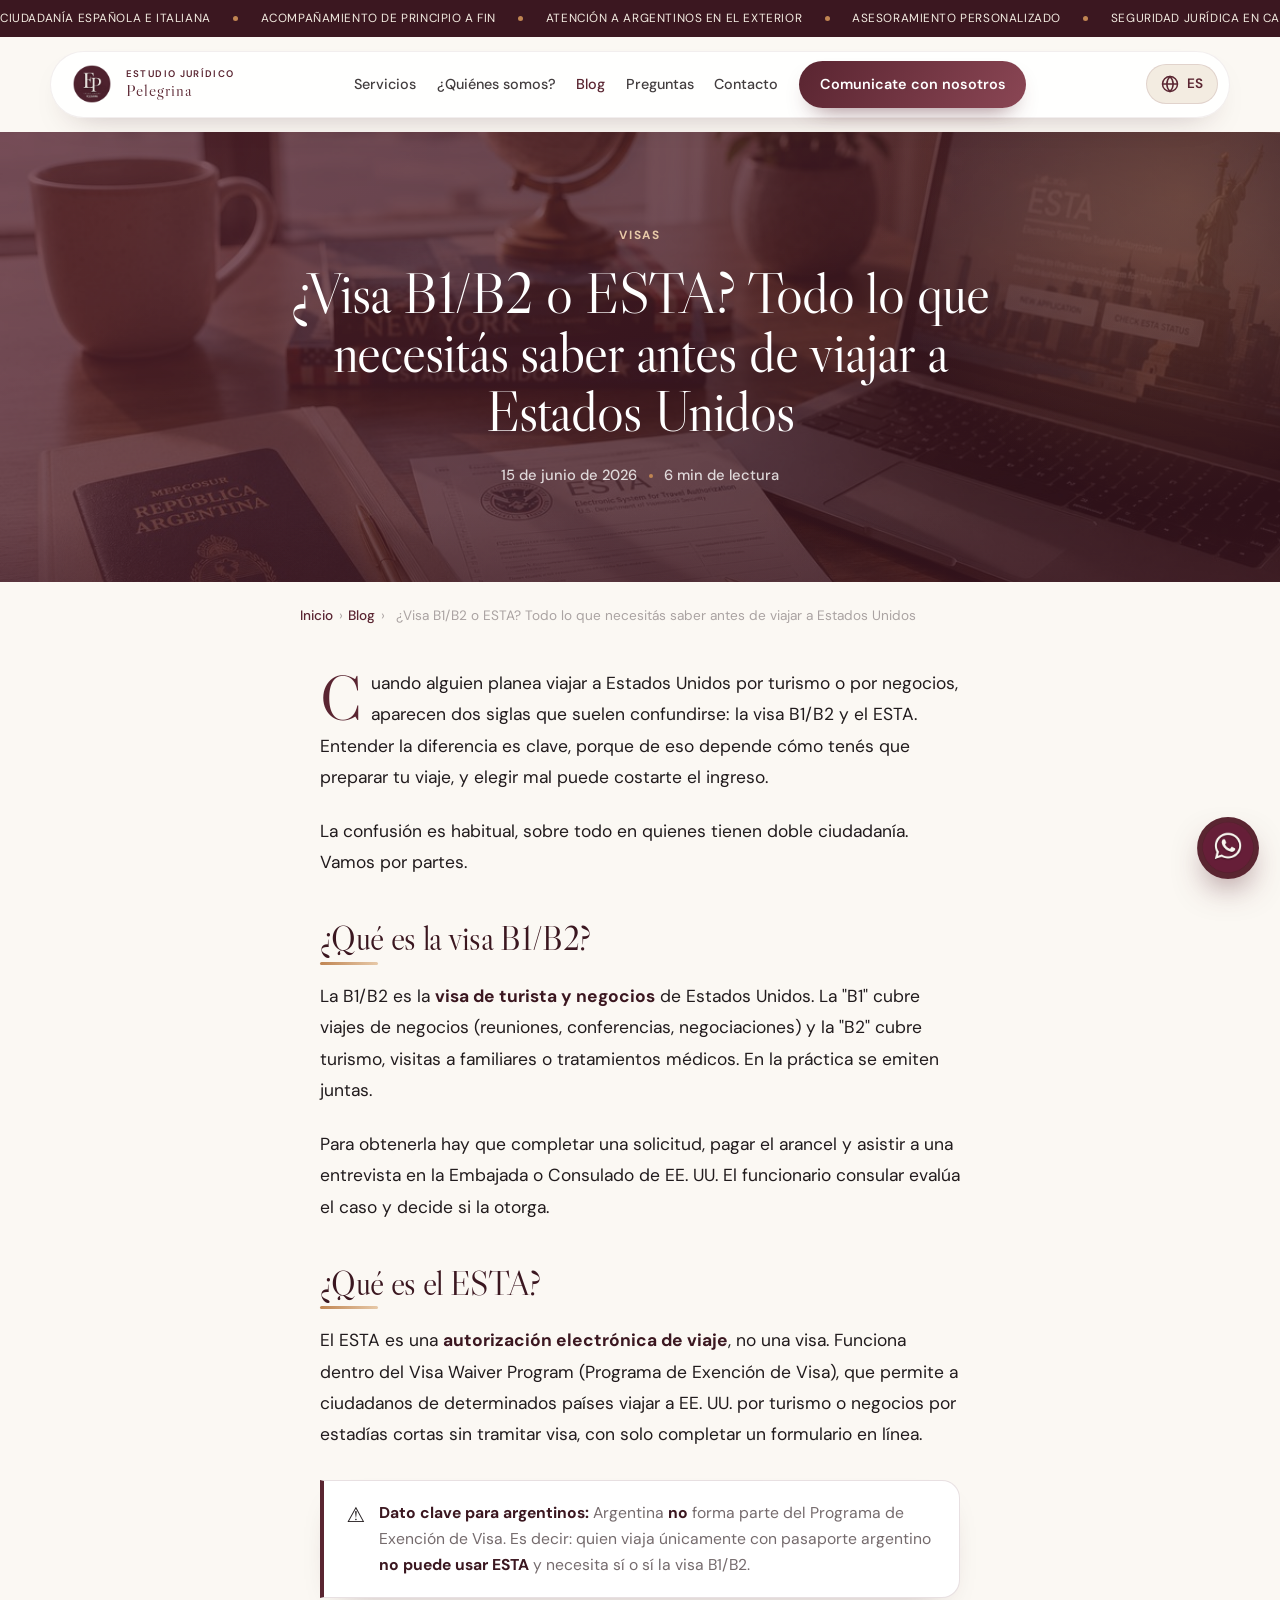
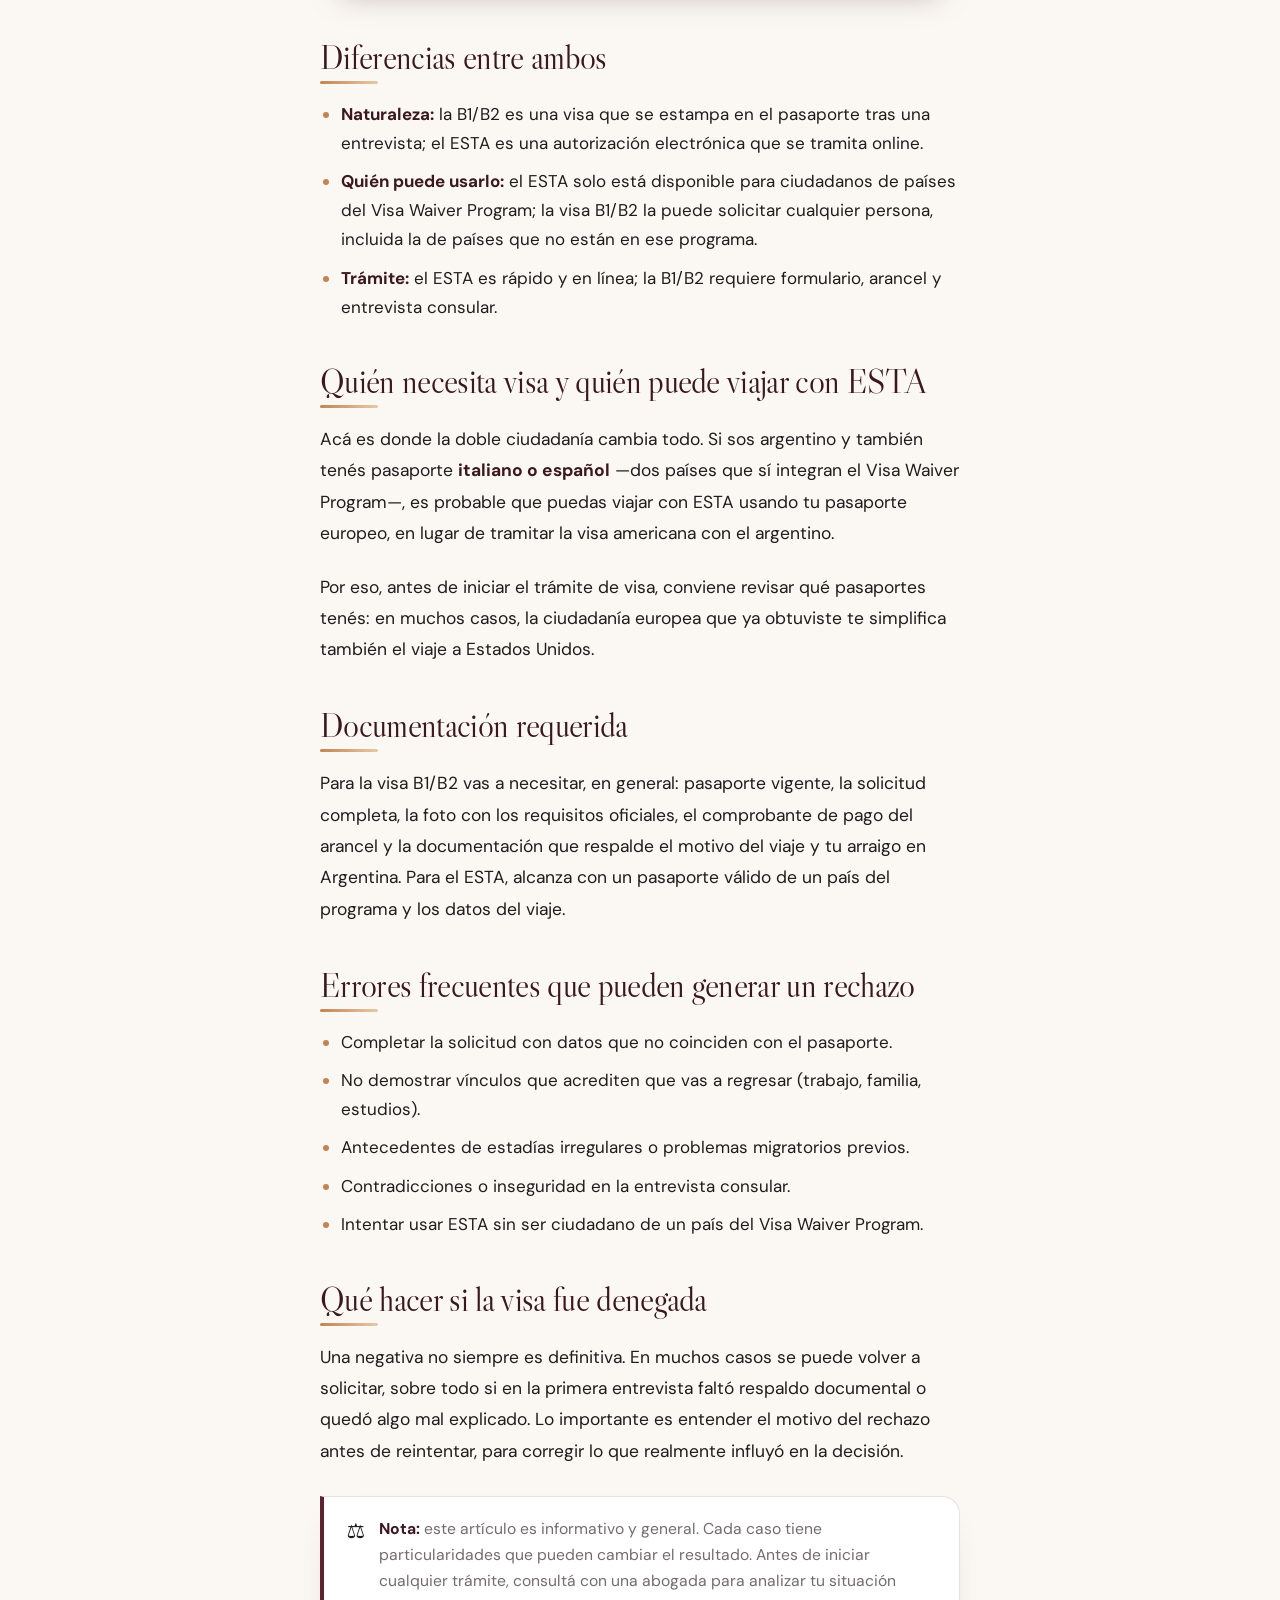
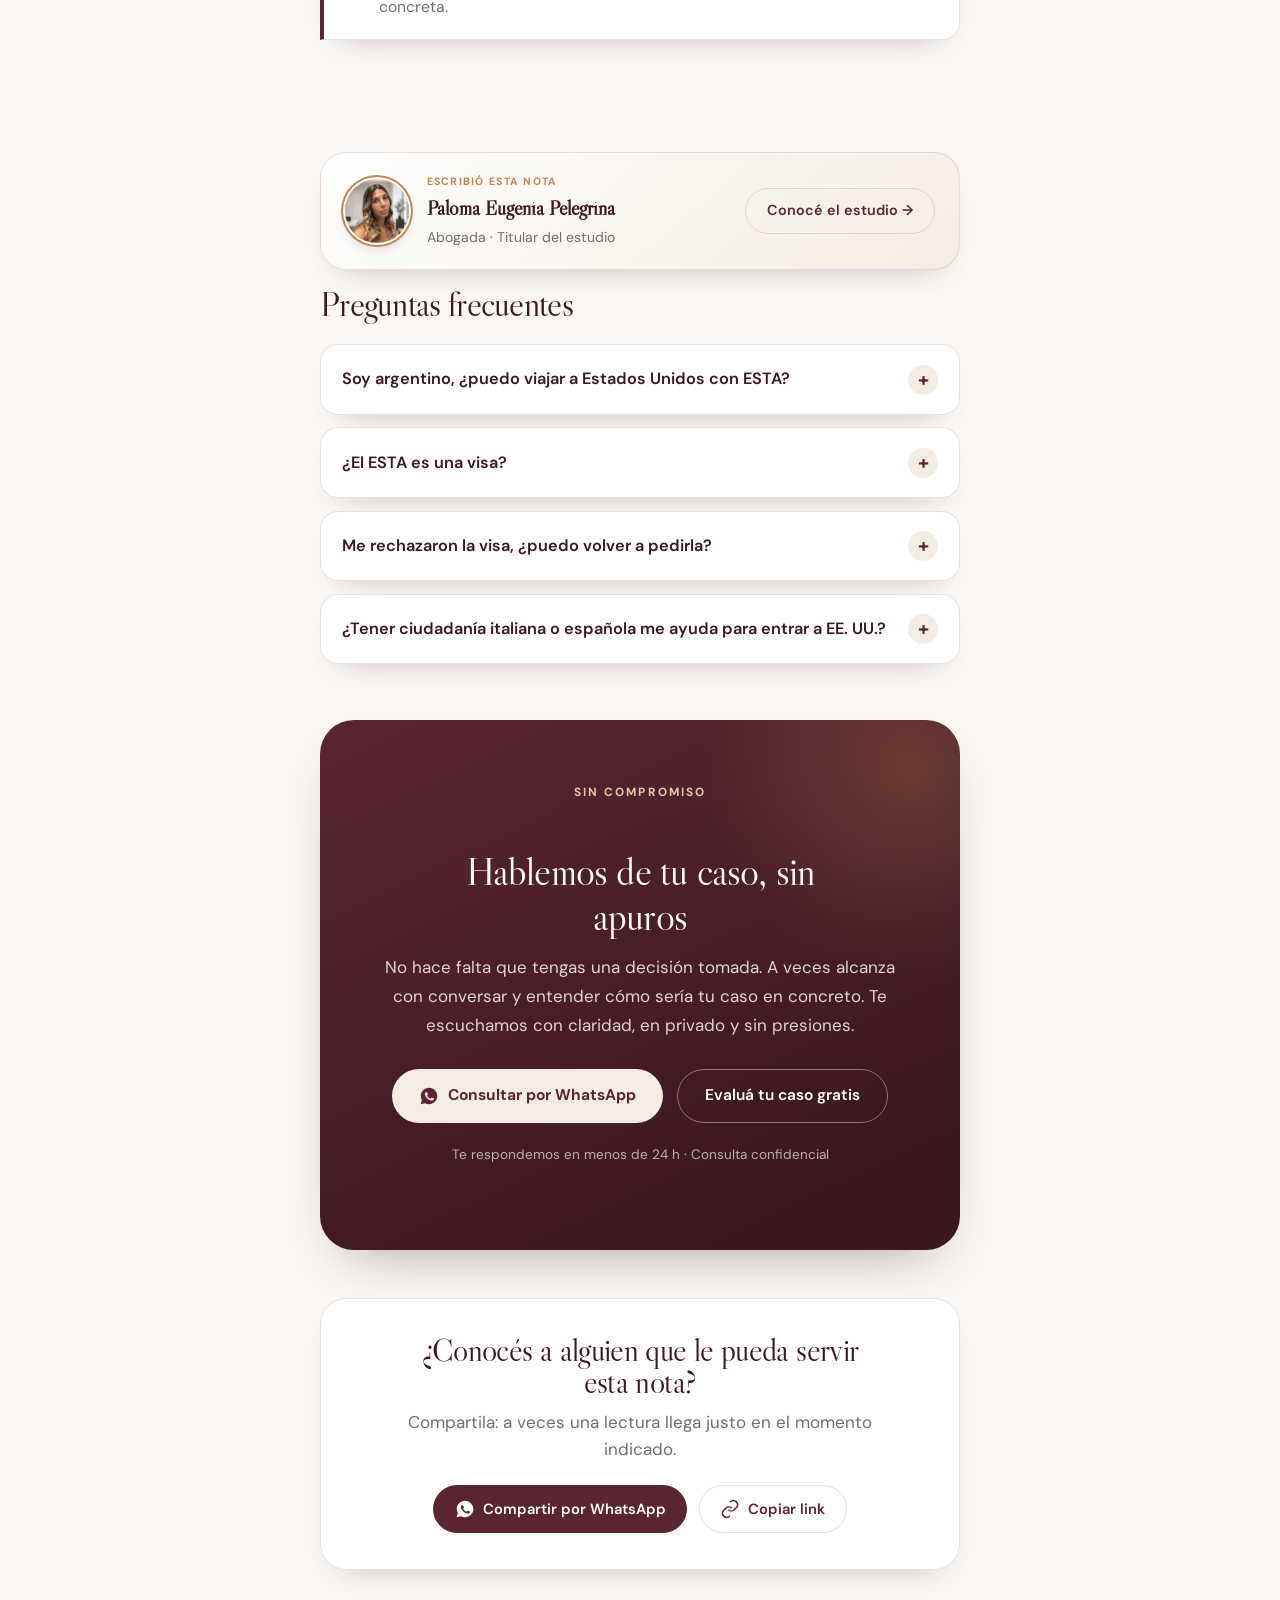
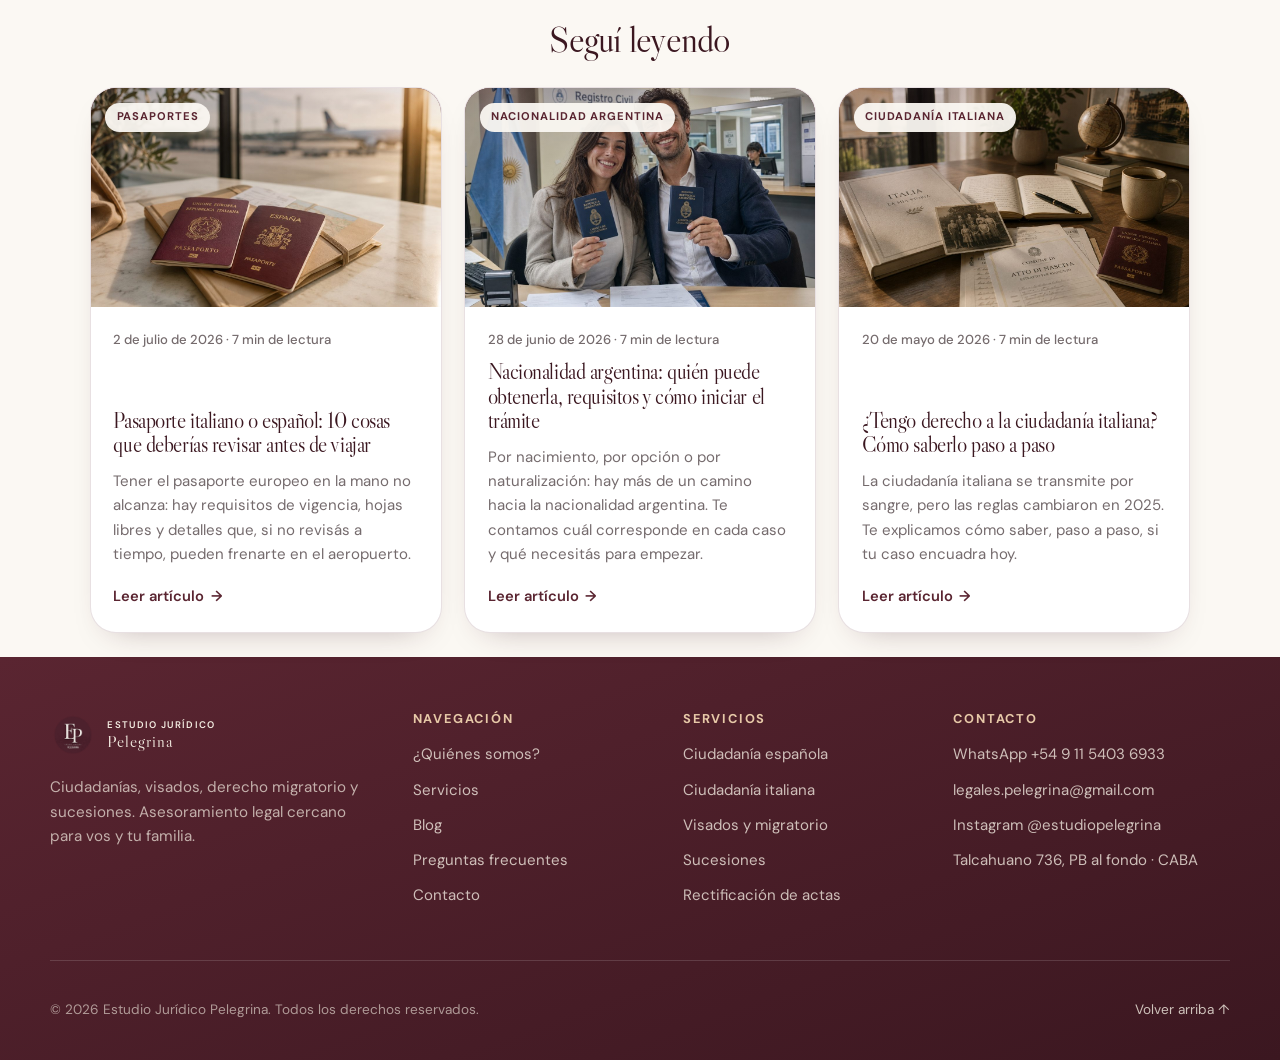
<file: blog/visa-b1-b2-o-esta-estados-unidos.html>
<!doctype html>
<html lang="es">
<head>
  <meta charset="UTF-8">
  <meta name="viewport" content="width=device-width,initial-scale=1">
  <title>¿Visa B1/B2 o ESTA? Todo lo que necesitás saber antes de viajar a Estados Unidos · Estudio Jurídico Pelegrina</title>
  <meta name="description" content="Son dos formas distintas de entrar a Estados Unidos, y no todos pueden elegir entre ellas. Te explicamos las diferencias, quién necesita cada una y los errores que provocan rechazos.">
  <link rel="canonical" href="https://estudiopelegrina.com.ar/blog/visa-b1-b2-o-esta-estados-unidos.html">
  <meta name="theme-color" content="#5A2531">
  <meta property="og:type" content="article">
  <meta property="og:locale" content="es_AR">
  <meta property="og:url" content="https://estudiopelegrina.com.ar/blog/visa-b1-b2-o-esta-estados-unidos.html">
  <meta property="og:title" content="¿Visa B1/B2 o ESTA? Todo lo que necesitás saber antes de viajar a Estados Unidos">
  <meta property="og:description" content="Son dos formas distintas de entrar a Estados Unidos, y no todos pueden elegir entre ellas. Te explicamos las diferencias, quién necesita cada una y los errores que provocan rechazos.">
  <meta property="og:image" content="https://estudiopelegrina.com.ar/visa-esta-americana.jpg">
  <meta property="article:published_time" content="2026-06-15">
  <meta property="article:section" content="Visas">
  <meta name="twitter:card" content="summary_large_image">
  <script type="application/ld+json">
  {
  "@context": "https://schema.org",
  "@graph": [
    {
      "@type": "BlogPosting",
      "headline": "¿Visa B1/B2 o ESTA? Todo lo que necesitás saber antes de viajar a Estados Unidos",
      "description": "Son dos formas distintas de entrar a Estados Unidos, y no todos pueden elegir entre ellas. Te explicamos las diferencias, quién necesita cada una y los errores que provocan rechazos.",
      "image": "https://estudiopelegrina.com.ar/visa-esta-americana.jpg",
      "datePublished": "2026-06-15",
      "dateModified": "2026-06-15",
      "articleSection": "Visas",
      "inLanguage": "es-AR",
      "author": {
        "@type": "Person",
        "name": "Paloma Eugenia Pelegrina",
        "jobTitle": "Abogada"
      },
      "publisher": {
        "@type": "LegalService",
        "name": "Estudio Jurídico Pelegrina",
        "logo": {
          "@type": "ImageObject",
          "url": "https://estudiopelegrina.com.ar/logo.png"
        }
      },
      "mainEntityOfPage": {
        "@type": "WebPage",
        "@id": "https://estudiopelegrina.com.ar/blog/visa-b1-b2-o-esta-estados-unidos.html"
      }
    },
    {
      "@type": "FAQPage",
      "mainEntity": [
        {
          "@type": "Question",
          "name": "Soy argentino, ¿puedo viajar a Estados Unidos con ESTA?",
          "acceptedAnswer": {
            "@type": "Answer",
            "text": "Si viajás únicamente con pasaporte argentino, no: Argentina no integra el Programa de Exención de Visa, así que necesitás la visa B1/B2. Si además tenés pasaporte italiano o español, en cambio, probablemente puedas usar ESTA con ese documento."
          }
        },
        {
          "@type": "Question",
          "name": "¿El ESTA es una visa?",
          "acceptedAnswer": {
            "@type": "Answer",
            "text": "No. El ESTA es una autorización electrónica de viaje dentro del Visa Waiver Program, no una visa. Se tramita en línea y solo está disponible para ciudadanos de los países incluidos en ese programa."
          }
        },
        {
          "@type": "Question",
          "name": "Me rechazaron la visa, ¿puedo volver a pedirla?",
          "acceptedAnswer": {
            "@type": "Answer",
            "text": "En general sí. Una denegatoria no siempre es definitiva. Conviene entender el motivo del rechazo y reforzar la documentación o la preparación antes de solicitarla nuevamente."
          }
        },
        {
          "@type": "Question",
          "name": "¿Tener ciudadanía italiana o española me ayuda para entrar a EE. UU.?",
          "acceptedAnswer": {
            "@type": "Answer",
            "text": "Sí. Italia y España integran el Visa Waiver Program, por lo que con esos pasaportes solés poder viajar con ESTA, sin necesidad de tramitar la visa americana con el pasaporte argentino."
          }
        }
      ]
    },
    {
      "@type": "BreadcrumbList",
      "itemListElement": [
        {
          "@type": "ListItem",
          "position": 1,
          "name": "Inicio",
          "item": "https://estudiopelegrina.com.ar/"
        },
        {
          "@type": "ListItem",
          "position": 2,
          "name": "Blog",
          "item": "https://estudiopelegrina.com.ar/blog/"
        },
        {
          "@type": "ListItem",
          "position": 3,
          "name": "¿Visa B1/B2 o ESTA? Todo lo que necesitás saber antes de viajar a Estados Unidos",
          "item": "https://estudiopelegrina.com.ar/blog/visa-b1-b2-o-esta-estados-unidos.html"
        }
      ]
    }
  ]
}
  </script>
  <link rel="icon" href="../logo.png" type="image/png">
  <link rel="apple-touch-icon" href="../logo.png">
  <link rel="preconnect" href="https://fonts.googleapis.com">
  <link rel="preconnect" href="https://fonts.gstatic.com" crossorigin>
  <link href="https://fonts.googleapis.com/css2?family=DM+Sans:opsz,wght@9..40,400;9..40,500;9..40,600;9..40,700&family=Libre+Caslon+Display&display=swap" rel="stylesheet">
  <link rel="stylesheet" href="../styles.css?v=18">
  <link rel="stylesheet" href="../responsive.css?v=17">
  <link rel="stylesheet" href="blog.css?v=10">
</head>
<body>
  <div class="ticker" aria-hidden="true">
    <div class="ticker-track">
      <span data-i18n="tk.1">Ciudadanía española e italiana</span><i></i>
      <span data-i18n="tk.2">Acompañamiento de principio a fin</span><i></i>
      <span data-i18n="tk.3">Atención a argentinos en el exterior</span><i></i>
      <span data-i18n="tk.4">Asesoramiento personalizado</span><i></i>
      <span data-i18n="tk.5">Seguridad jurídica en cada paso</span><i></i>
      <span data-i18n="tk.1">Ciudadanía española e italiana</span><i></i>
      <span data-i18n="tk.2">Acompañamiento de principio a fin</span><i></i>
      <span data-i18n="tk.3">Atención a argentinos en el exterior</span><i></i>
      <span data-i18n="tk.4">Asesoramiento personalizado</span><i></i>
      <span data-i18n="tk.5">Seguridad jurídica en cada paso</span><i></i>
    </div>
  </div>
  <header class="nav-wrap">
    <div class="nav-shell">
      <a class="brand" href="/" aria-label="Estudio Jurídico Pelegrina · Inicio">
        <img src="../logo.png" alt="Estudio Jurídico Pelegrina" class="brand-logo">
        <span class="brand-text"><b data-i18n="brand.sub">Estudio Jurídico</b><small>Pelegrina</small></span>
      </a>
      <nav class="nav-links" aria-label="Navegación principal">
        <a href="/#servicios" data-i18n="nav.servicios">Servicios</a>
        <a href="/#estudio" data-i18n="nav.quienes">¿Quiénes somos?</a>
        <a href="/blog/" class="active" data-i18n="nav.blog">Blog</a>
        <a href="/#faq" data-i18n="nav.faq">Preguntas</a>
        <a href="/#contacto" data-i18n="nav.contacto">Contacto</a>
        <a class="nav-cta" href="https://wa.me/5491154036933" target="_blank" rel="noopener" data-i18n="nav.cta">Comunicate con nosotros</a>
      </nav>
      <div class="nav-right">
        <div class="lang-switch">
          <button class="lang-btn" aria-haspopup="true" aria-expanded="false" aria-label="Cambiar idioma / Change language">
            <svg viewBox="0 0 24 24" width="20" height="20" aria-hidden="true" fill="none" stroke="currentColor" stroke-width="1.8"><circle cx="12" cy="12" r="9"/><path d="M3 12h18M12 3c2.5 2.5 3.8 5.7 3.8 9S14.5 18.5 12 21C9.5 18.5 8.2 15.3 8.2 12S9.5 5.5 12 3z"/></svg>
            <span class="lang-current">ES</span>
          </button>
          <div class="lang-menu" role="menu">
            <button data-lang="es" role="menuitem">🇪🇸 Español</button>
            <button data-lang="en" role="menuitem">🇬🇧 English</button>
            <button data-lang="it" role="menuitem">🇮🇹 Italiano</button>
          </div>
        </div>
        <button class="menu-btn" aria-expanded="false" aria-label="Abrir menú">
          <span></span><span></span><span></span>
        </button>
      </div>
    </div>
  </header>

  <main>
    <article>
      <header class="article-hero">
        <img class="hero-photo" src="../visa-esta-americana.jpg" alt="" aria-hidden="true">
        <div class="article-hero-inner">
          <span class="article-cat" data-i18n="blog.cat.visas">Visas</span>
          <h1 data-i18n="post.h1">¿Visa B1/B2 o ESTA? Todo lo que necesitás saber antes de viajar a Estados Unidos</h1>
          <p class="article-meta" data-i18n="post.meta"><span>15 de junio de 2026</span><i></i><span>6 min de lectura</span></p>
        </div>
        <div class="hero-fade" aria-hidden="true"></div>
      </header>

      <nav class="breadcrumb" aria-label="Ruta de navegación">
        <a href="/" data-i18n="blog.bc.home">Inicio</a><span>›</span><a href="/blog/">Blog</a><span>›</span><span class="bc-here" data-i18n="post.bc">¿Visa B1/B2 o ESTA? Todo lo que necesitás saber antes de viajar a Estados Unidos</span>
      </nav>

      <div class="article-body" data-i18n="post.body">
        <p>Cuando alguien planea viajar a Estados Unidos por turismo o por negocios, aparecen dos siglas que suelen confundirse: la visa B1/B2 y el ESTA. Entender la diferencia es clave, porque de eso depende cómo tenés que preparar tu viaje, y elegir mal puede costarte el ingreso.</p>
<p>La confusión es habitual, sobre todo en quienes tienen doble ciudadanía. Vamos por partes.</p>

<h2>¿Qué es la visa B1/B2?</h2>
<p>La B1/B2 es la <strong>visa de turista y negocios</strong> de Estados Unidos. La "B1" cubre viajes de negocios (reuniones, conferencias, negociaciones) y la "B2" cubre turismo, visitas a familiares o tratamientos médicos. En la práctica se emiten juntas.</p>
<p>Para obtenerla hay que completar una solicitud, pagar el arancel y asistir a una entrevista en la Embajada o Consulado de EE. UU. El funcionario consular evalúa el caso y decide si la otorga.</p>

<h2>¿Qué es el ESTA?</h2>
<p>El ESTA es una <strong>autorización electrónica de viaje</strong>, no una visa. Funciona dentro del <em>Visa Waiver Program</em> (Programa de Exención de Visa), que permite a ciudadanos de determinados países viajar a EE. UU. por turismo o negocios por estadías cortas sin tramitar visa, con solo completar un formulario en línea.</p>

<div class="callout"><span class="callout-ico">⚠️</span><p><strong>Dato clave para argentinos:</strong> Argentina <strong>no</strong> forma parte del Programa de Exención de Visa. Es decir: quien viaja únicamente con pasaporte argentino <strong>no puede usar ESTA</strong> y necesita sí o sí la visa B1/B2.</p></div>

<h2>Diferencias entre ambos</h2>
<ul>
  <li><strong>Naturaleza:</strong> la B1/B2 es una visa que se estampa en el pasaporte tras una entrevista; el ESTA es una autorización electrónica que se tramita online.</li>
  <li><strong>Quién puede usarlo:</strong> el ESTA solo está disponible para ciudadanos de países del Visa Waiver Program; la visa B1/B2 la puede solicitar cualquier persona, incluida la de países que no están en ese programa.</li>
  <li><strong>Trámite:</strong> el ESTA es rápido y en línea; la B1/B2 requiere formulario, arancel y entrevista consular.</li>
</ul>

<h2>Quién necesita visa y quién puede viajar con ESTA</h2>
<p>Acá es donde la doble ciudadanía cambia todo. Si sos argentino y también tenés pasaporte <strong>italiano o español</strong> —dos países que sí integran el Visa Waiver Program—, es probable que puedas viajar con ESTA usando tu pasaporte europeo, en lugar de tramitar la visa americana con el argentino.</p>
<p>Por eso, antes de iniciar el trámite de visa, conviene revisar qué pasaportes tenés: en muchos casos, la ciudadanía europea que ya obtuviste te simplifica también el viaje a Estados Unidos.</p>

<h2>Documentación requerida</h2>
<p>Para la visa B1/B2 vas a necesitar, en general: pasaporte vigente, la solicitud completa, la foto con los requisitos oficiales, el comprobante de pago del arancel y la documentación que respalde el motivo del viaje y tu arraigo en Argentina. Para el ESTA, alcanza con un pasaporte válido de un país del programa y los datos del viaje.</p>

<h2>Errores frecuentes que pueden generar un rechazo</h2>
<ul>
  <li>Completar la solicitud con datos que no coinciden con el pasaporte.</li>
  <li>No demostrar vínculos que acrediten que vas a regresar (trabajo, familia, estudios).</li>
  <li>Antecedentes de estadías irregulares o problemas migratorios previos.</li>
  <li>Contradicciones o inseguridad en la entrevista consular.</li>
  <li>Intentar usar ESTA sin ser ciudadano de un país del Visa Waiver Program.</li>
</ul>

<h2>Qué hacer si la visa fue denegada</h2>
<p>Una negativa no siempre es definitiva. En muchos casos se puede volver a solicitar, sobre todo si en la primera entrevista faltó respaldo documental o quedó algo mal explicado. Lo importante es entender el motivo del rechazo antes de reintentar, para corregir lo que realmente influyó en la decisión.</p>

<div class="callout"><span class="callout-ico">⚖️</span><p><strong>Nota:</strong> este artículo es informativo y general. Cada caso tiene particularidades que pueden cambiar el resultado. Antes de iniciar cualquier trámite, consultá con una abogada para analizar tu situación concreta.</p></div>
      </div>

      <div class="article-author-wrap">
        <div class="article-author reveal">
          <img src="../paloma-selfie.png" alt="Paloma Eugenia Pelegrina">
          <div class="article-author-info">
            <small data-i18n="blog.author.wrote">Escribió esta nota</small>
            <b>Paloma Eugenia Pelegrina</b>
            <span data-i18n="blog.author.role">Abogada · Titular del estudio</span>
          </div>
          <a class="btn btn-outline-wine" href="/#estudio" data-i18n="blog.author.more">Conocé el estudio →</a>
        </div>
      </div>

      <section class="article-faq">
        <h2 data-i18n="blog.faq.h2">Preguntas frecuentes</h2>
        <div class="afaq-item reveal">
        <button aria-expanded="false"><span data-i18n="p.visa-b1-b2-o-esta-estados-unidos.faq0.q">Soy argentino, ¿puedo viajar a Estados Unidos con ESTA?</span><b>+</b></button>
        <div class="afaq-panel"><div><p data-i18n="p.visa-b1-b2-o-esta-estados-unidos.faq0.a">Si viajás únicamente con pasaporte argentino, no: Argentina no integra el Programa de Exención de Visa, así que necesitás la visa B1/B2. Si además tenés pasaporte italiano o español, en cambio, probablemente puedas usar ESTA con ese documento.</p></div></div>
      </div>
      <div class="afaq-item reveal">
        <button aria-expanded="false"><span data-i18n="p.visa-b1-b2-o-esta-estados-unidos.faq1.q">¿El ESTA es una visa?</span><b>+</b></button>
        <div class="afaq-panel"><div><p data-i18n="p.visa-b1-b2-o-esta-estados-unidos.faq1.a">No. El ESTA es una autorización electrónica de viaje dentro del Visa Waiver Program, no una visa. Se tramita en línea y solo está disponible para ciudadanos de los países incluidos en ese programa.</p></div></div>
      </div>
      <div class="afaq-item reveal">
        <button aria-expanded="false"><span data-i18n="p.visa-b1-b2-o-esta-estados-unidos.faq2.q">Me rechazaron la visa, ¿puedo volver a pedirla?</span><b>+</b></button>
        <div class="afaq-panel"><div><p data-i18n="p.visa-b1-b2-o-esta-estados-unidos.faq2.a">En general sí. Una denegatoria no siempre es definitiva. Conviene entender el motivo del rechazo y reforzar la documentación o la preparación antes de solicitarla nuevamente.</p></div></div>
      </div>
      <div class="afaq-item reveal">
        <button aria-expanded="false"><span data-i18n="p.visa-b1-b2-o-esta-estados-unidos.faq3.q">¿Tener ciudadanía italiana o española me ayuda para entrar a EE. UU.?</span><b>+</b></button>
        <div class="afaq-panel"><div><p data-i18n="p.visa-b1-b2-o-esta-estados-unidos.faq3.a">Sí. Italia y España integran el Visa Waiver Program, por lo que con esos pasaportes solés poder viajar con ESTA, sin necesidad de tramitar la visa americana con el pasaporte argentino.</p></div></div>
      </div>
      </section>

      <section class="article-cta">
        <div class="article-cta-card reveal">
          <p class="eyebrow" data-i18n="blog.cta.eyebrow">Sin compromiso</p>
          <h2 data-i18n="blog.cta.h2">Hablemos de tu caso, sin apuros</h2>
          <p data-i18n="blog.cta.p">No hace falta que tengas una decisión tomada. A veces alcanza con conversar y entender cómo sería tu caso en concreto. Te escuchamos con claridad, en privado y sin presiones.</p>
          <div class="article-cta-actions">
            <a class="btn btn-whatsapp" href="https://wa.me/5491154036933" target="_blank" rel="noopener"><svg viewBox="0 0 24 24" fill="currentColor" aria-hidden="true"><path d="M12.04 2C6.58 2 2.13 6.45 2.13 11.91c0 1.75.46 3.45 1.32 4.95L2 22l5.25-1.38c1.45.79 3.08 1.21 4.79 1.21 5.46 0 9.91-4.45 9.91-9.91C21.95 6.45 17.5 2 12.04 2zm5.8 14.01c-.24.68-1.42 1.32-1.95 1.36-.5.05-.95.24-3.2-.67-2.7-1.06-4.42-3.8-4.55-3.98-.13-.18-1.1-1.46-1.1-2.78 0-1.32.69-1.97.94-2.24.24-.27.53-.34.71-.34.18 0 .35 0 .5.01.16.01.38-.06.59.45.24.58.79 2 .86 2.14.07.14.12.31.02.5-.09.18-.14.29-.28.45-.14.16-.29.36-.42.48-.14.14-.28.29-.12.57.16.27.72 1.18 1.54 1.91 1.06.95 1.96 1.24 2.24 1.38.28.14.44.12.6-.07.16-.18.7-.81.88-1.09.18-.27.37-.23.62-.14.25.09 1.6.76 1.87.9.28.14.46.21.53.32.07.12.07.68-.17 1.36z"/></svg> <span data-i18n="blog.cta.wa">Consultar por WhatsApp</span></a>
            <a class="btn btn-ghost" href="/#consulta" data-i18n="blog.cta.btn">Evaluá tu caso gratis</a>
          </div>
          <p class="note" data-i18n="blog.cta.note">Te respondemos en menos de 24 h · Consulta confidencial</p>
        </div>
      </section>

      <section class="article-share">
        <div class="share-card reveal">
          <h2 data-i18n="blog.share.h2">¿Conocés a alguien que le pueda servir esta nota?</h2>
          <p data-i18n="blog.share.p">Compartila: a veces una lectura llega justo en el momento indicado.</p>
          <div class="share-actions">
            <button class="share-btn wa" data-share="whatsapp"><svg viewBox="0 0 24 24" fill="currentColor" aria-hidden="true"><path d="M12.04 2C6.58 2 2.13 6.45 2.13 11.91c0 1.75.46 3.45 1.32 4.95L2 22l5.25-1.38c1.45.79 3.08 1.21 4.79 1.21 5.46 0 9.91-4.45 9.91-9.91C21.95 6.45 17.5 2 12.04 2zm5.8 14.01c-.24.68-1.42 1.32-1.95 1.36-.5.05-.95.24-3.2-.67-2.7-1.06-4.42-3.8-4.55-3.98-.13-.18-1.1-1.46-1.1-2.78 0-1.32.69-1.97.94-2.24.24-.27.53-.34.71-.34.18 0 .35 0 .5.01.16.01.38-.06.59.45.24.58.79 2 .86 2.14.07.14.12.31.02.5-.09.18-.14.29-.28.45-.14.16-.29.36-.42.48-.14.14-.28.29-.12.57.16.27.72 1.18 1.54 1.91 1.06.95 1.96 1.24 2.24 1.38.28.14.44.12.6-.07.16-.18.7-.81.88-1.09.18-.27.37-.23.62-.14.25.09 1.6.76 1.87.9.28.14.46.21.53.32.07.12.07.68-.17 1.36z"/></svg> <span data-i18n="blog.share.wa">Compartir por WhatsApp</span></button>
            <button class="share-btn" data-share="copy"><svg viewBox="0 0 24 24" fill="none" stroke="currentColor" stroke-width="1.8" aria-hidden="true"><path d="M10 13a5 5 0 0 0 7 0l3-3a5 5 0 0 0-7-7l-1 1"/><path d="M14 11a5 5 0 0 0-7 0l-3 3a5 5 0 0 0 7 7l1-1"/></svg> <span data-i18n="blog.share.copy">Copiar link</span></button>
            <button class="share-btn" data-share="more"><svg viewBox="0 0 24 24" fill="none" stroke="currentColor" stroke-width="1.8" aria-hidden="true"><circle cx="18" cy="5" r="3"/><circle cx="6" cy="12" r="3"/><circle cx="18" cy="19" r="3"/><path d="M8.6 13.5l6.8 4M15.4 6.5l-6.8 4"/></svg> <span data-i18n="blog.share.more">Más opciones</span></button>
          </div>
        </div>
      </section>
    </article>

    <section class="article-related">
      <h2 data-i18n="blog.related">Seguí leyendo</h2>
      <div class="related-grid">
      <a class="post-card reveal" href="pasaporte-italiano-espanol-antes-de-viajar.html" data-cat="pasaportes">
        <div class="post-card-media"><span class="post-tag" data-i18n="blog.cat.pasaportes">Pasaportes</span><img src="../pasaportes-aeropuerto.jpg" alt="Pasaporte italiano o español: 10 cosas que deberías revisar antes de viajar" loading="lazy" width="1200" height="800"></div>
        <div class="post-card-body">
          <p class="post-meta" data-i18n="p.pasaporte-italiano-espanol-antes-de-viajar.meta">2 de julio de 2026 · 7 min de lectura</p>
          <h3 data-i18n="p.pasaporte-italiano-espanol-antes-de-viajar.title">Pasaporte italiano o español: 10 cosas que deberías revisar antes de viajar</h3>
          <p data-i18n="p.pasaporte-italiano-espanol-antes-de-viajar.excerpt">Tener el pasaporte europeo en la mano no alcanza: hay requisitos de vigencia, hojas libres y detalles que, si no revisás a tiempo, pueden frenarte en el aeropuerto.</p>
          <span class="post-more" data-i18n="blog.read">Leer artículo</span>
        </div>
      </a>
      <a class="post-card reveal" href="nacionalidad-argentina-requisitos-tramite.html" data-cat="arg">
        <div class="post-card-media"><span class="post-tag" data-i18n="blog.cat.arg">Nacionalidad argentina</span><img src="../nacionalidad-argentina-registro.jpg" alt="Nacionalidad argentina: quién puede obtenerla, requisitos y cómo iniciar el trámite" loading="lazy" width="1200" height="900"></div>
        <div class="post-card-body">
          <p class="post-meta" data-i18n="p.nacionalidad-argentina-requisitos-tramite.meta">28 de junio de 2026 · 7 min de lectura</p>
          <h3 data-i18n="p.nacionalidad-argentina-requisitos-tramite.title">Nacionalidad argentina: quién puede obtenerla, requisitos y cómo iniciar el trámite</h3>
          <p data-i18n="p.nacionalidad-argentina-requisitos-tramite.excerpt">Por nacimiento, por opción o por naturalización: hay más de un camino hacia la nacionalidad argentina. Te contamos cuál corresponde en cada caso y qué necesitás para empezar.</p>
          <span class="post-more" data-i18n="blog.read">Leer artículo</span>
        </div>
      </a>
      <a class="post-card reveal" href="tengo-derecho-ciudadania-italiana.html" data-cat="italiana">
        <div class="post-card-media"><span class="post-tag" data-i18n="blog.cat.italiana">Ciudadanía italiana</span><img src="../ciudadania-italiana-documentos.jpg" alt="¿Tengo derecho a la ciudadanía italiana? Cómo saberlo paso a paso" loading="lazy" width="1200" height="800"></div>
        <div class="post-card-body">
          <p class="post-meta" data-i18n="p.tengo-derecho-ciudadania-italiana.meta">20 de mayo de 2026 · 7 min de lectura</p>
          <h3 data-i18n="p.tengo-derecho-ciudadania-italiana.title">¿Tengo derecho a la ciudadanía italiana? Cómo saberlo paso a paso</h3>
          <p data-i18n="p.tengo-derecho-ciudadania-italiana.excerpt">La ciudadanía italiana se transmite por sangre, pero las reglas cambiaron en 2025. Te explicamos cómo saber, paso a paso, si tu caso encuadra hoy.</p>
          <span class="post-more" data-i18n="blog.read">Leer artículo</span>
        </div>
      </a>
      </div>
    </section>
  </main>

  <footer class="footer">
    <div class="footer-grid">
      <div class="footer-brand">
        <a class="brand" href="/">
          <img src="../logo.png" alt="Estudio Jurídico Pelegrina" class="brand-logo">
          <span class="brand-text"><b data-i18n="brand.sub">Estudio Jurídico</b><small>Pelegrina</small></span>
        </a>
        <p data-i18n="footer.desc">Ciudadanías, visados, derecho migratorio y sucesiones. Asesoramiento legal cercano para vos y tu familia.</p>
      </div>
      <div class="footer-col">
        <h4 data-i18n="footer.nav">Navegación</h4>
        <a href="/#estudio" data-i18n="nav.quienes">¿Quiénes somos?</a>
        <a href="/#servicios" data-i18n="nav.servicios">Servicios</a>
        <a href="/blog/" data-i18n="nav.blog">Blog</a>
        <a href="/#faq" data-i18n="footer.faq">Preguntas frecuentes</a>
        <a href="/#contacto" data-i18n="nav.contacto">Contacto</a>
      </div>
      <div class="footer-col">
        <h4 data-i18n="footer.serv">Servicios</h4>
        <a href="/#contacto" data-i18n="acc.ciud.esp">Ciudadanía española</a>
        <a href="/#contacto" data-i18n="acc.ciud.ita">Ciudadanía italiana</a>
        <a href="/#contacto" data-i18n="svc2.title">Visados y migratorio</a>
        <a href="/#contacto" data-i18n="acc.suc">Sucesiones</a>
        <a href="/#contacto" data-i18n="acc.rect">Rectificación de actas</a>
      </div>
      <div class="footer-col">
        <h4 data-i18n="nav.contacto">Contacto</h4>
        <a href="https://wa.me/5491154036933" target="_blank" rel="noopener">WhatsApp +54 9 11 5403 6933</a>
        <a href="mailto:legales.pelegrina@gmail.com">legales.pelegrina@gmail.com</a>
        <a href="https://www.instagram.com/estudiopelegrina/" target="_blank" rel="noopener">Instagram @estudiopelegrina</a>
        <a href="https://www.google.com/maps/search/?api=1&query=Talcahuano+736+CABA" target="_blank" rel="noopener">Talcahuano 736, PB al fondo · CABA</a>
      </div>
    </div>
    <div class="footer-bottom">
      <p>© <span id="year"></span> <span data-i18n="footer.copy">Estudio Jurídico Pelegrina. Todos los derechos reservados.</span></p>
      <a href="#inicio" data-i18n="footer.top">Volver arriba ↑</a>
    </div>
  </footer>

  <a class="float-wa" href="https://wa.me/5491154036933" target="_blank" rel="noopener" aria-label="Consultar por WhatsApp">
    <img src="../icono-whatsapp.png" alt="">
    <span class="float-wa-pulse"></span>
  </a>
  <div class="scroll-progress" id="scrollProgress" aria-hidden="true"></div>
  <script>window.PAGE_I18N={"en":{"p.visa-b1-b2-o-esta-estados-unidos.title":"B1/B2 visa or ESTA? Everything you need to know before traveling to the U.S.","post.h1":"B1/B2 visa or ESTA? Everything you need to know before traveling to the U.S.","post.bc":"B1/B2 visa or ESTA? Everything you need to know before traveling to the U.S.","post.meta":"<span>June 15, 2026</span><i></i><span>6 min read</span>","post.body":"<p>When someone plans a trip to the United States for tourism or business, two acronyms come up that are often confused: the B1/B2 visa and ESTA. Understanding the difference is key, because it determines how you have to prepare your trip — and choosing wrong can cost you entry.</p>\n<p>The confusion is common, especially among people with dual citizenship. Let's take it step by step.</p>\n\n<h2>What is the B1/B2 visa?</h2>\n<p>The B1/B2 is the U.S. <strong>tourist and business visa</strong>. The \"B1\" covers business trips (meetings, conferences, negotiations) and the \"B2\" covers tourism, family visits or medical treatment. In practice they are issued together.</p>\n<p>To obtain it you must complete an application, pay the fee and attend an interview at the U.S. Embassy or Consulate. The consular officer evaluates the case and decides whether to grant it.</p>\n\n<h2>What is ESTA?</h2>\n<p>ESTA is an <strong>electronic travel authorization</strong>, not a visa. It works within the <em>Visa Waiver Program</em>, which allows citizens of certain countries to travel to the U.S. for tourism or business for short stays without a visa, just by completing an online form.</p>\n\n<div class=\"callout\"><span class=\"callout-ico\">⚠️</span><p><strong>Key fact for Argentines:</strong> Argentina is <strong>not</strong> part of the Visa Waiver Program. In other words: if you travel only with an Argentine passport you <strong>cannot use ESTA</strong> and you need the B1/B2 visa.</p></div>\n\n<h2>Differences between the two</h2>\n<ul>\n  <li><strong>Nature:</strong> the B1/B2 is a visa stamped in your passport after an interview; ESTA is an electronic authorization processed online.</li>\n  <li><strong>Who can use it:</strong> ESTA is only available to citizens of Visa Waiver Program countries; the B1/B2 visa can be requested by anyone, including citizens of countries outside that program.</li>\n  <li><strong>Process:</strong> ESTA is quick and online; the B1/B2 requires a form, a fee and a consular interview.</li>\n</ul>\n\n<h2>Who needs a visa and who can travel with ESTA</h2>\n<p>This is where dual citizenship changes everything. If you are Argentine and also hold an <strong>Italian or Spanish</strong> passport — two countries that are in the Visa Waiver Program — you can probably travel with ESTA using your European passport, instead of applying for the U.S. visa with the Argentine one.</p>\n<p>That is why, before starting a visa application, it is worth reviewing which passports you hold: in many cases, the European citizenship you already obtained also simplifies your trip to the United States.</p>\n\n<h2>Required documentation</h2>\n<p>For the B1/B2 visa you will generally need: a valid passport, the completed application, a photo meeting the official requirements, proof of payment of the fee, and documentation supporting the purpose of the trip and your ties to Argentina. For ESTA, a valid passport from a program country and your trip details are enough.</p>\n\n<h2>Common mistakes that can lead to a refusal</h2>\n<ul>\n  <li>Filling in the application with details that don't match the passport.</li>\n  <li>Failing to show ties that prove you will return (work, family, studies).</li>\n  <li>A history of overstays or previous immigration problems.</li>\n  <li>Contradictions or hesitation at the consular interview.</li>\n  <li>Trying to use ESTA without being a citizen of a Visa Waiver Program country.</li>\n</ul>\n\n<h2>What to do if your visa was denied</h2>\n<p>A refusal is not always final. In many cases you can apply again, especially if the first interview lacked supporting documents or something was poorly explained. The important thing is to understand the reason for the refusal before trying again, so you can fix what actually influenced the decision.</p>\n\n<div class=\"callout\"><span class=\"callout-ico\">⚖️</span><p><strong>Note:</strong> this article is general information only. Every case has particularities that can change the outcome. Before starting any procedure, consult a lawyer to analyze your specific situation.</p></div>","p.visa-b1-b2-o-esta-estados-unidos.faq0.q":"I'm Argentine — can I travel to the U.S. with ESTA?","p.visa-b1-b2-o-esta-estados-unidos.faq0.a":"If you travel only with an Argentine passport, no: Argentina is not in the Visa Waiver Program, so you need the B1/B2 visa. If you also hold an Italian or Spanish passport, however, you can probably use ESTA with that document.","p.visa-b1-b2-o-esta-estados-unidos.faq1.q":"Is ESTA a visa?","p.visa-b1-b2-o-esta-estados-unidos.faq1.a":"No. ESTA is an electronic travel authorization within the Visa Waiver Program, not a visa. It is processed online and is only available to citizens of the countries in that program.","p.visa-b1-b2-o-esta-estados-unidos.faq2.q":"My visa was refused — can I apply again?","p.visa-b1-b2-o-esta-estados-unidos.faq2.a":"Generally yes. A refusal is not always final. It helps to understand the reason for the refusal and strengthen your documentation or preparation before applying again.","p.visa-b1-b2-o-esta-estados-unidos.faq3.q":"Does having Italian or Spanish citizenship help me enter the U.S.?","p.visa-b1-b2-o-esta-estados-unidos.faq3.a":"Yes. Italy and Spain are in the Visa Waiver Program, so with those passports you can usually travel with ESTA, without applying for the U.S. visa with your Argentine passport.","p.pasaporte-italiano-espanol-antes-de-viajar.title":"Italian or Spanish passport: 10 things to check before you travel","p.pasaporte-italiano-espanol-antes-de-viajar.excerpt":"Holding your European passport is not enough: there are validity rules, blank-page requirements and details that, if you don't check them in time, can stop you at the airport.","p.pasaporte-italiano-espanol-antes-de-viajar.meta":"July 2, 2026 · 7 min read","p.nacionalidad-argentina-requisitos-tramite.title":"Argentine nationality: who can obtain it, requirements and how to start","p.nacionalidad-argentina-requisitos-tramite.excerpt":"By birth, by option or by naturalization: there is more than one path to Argentine nationality. We explain which applies in each case and what you need to get started.","p.nacionalidad-argentina-requisitos-tramite.meta":"June 28, 2026 · 7 min read","p.tengo-derecho-ciudadania-italiana.title":"Am I entitled to Italian citizenship? How to find out, step by step","p.tengo-derecho-ciudadania-italiana.excerpt":"Italian citizenship is passed down by descent, but the rules changed in 2025. We explain how to find out, step by step, whether your case qualifies today.","p.tengo-derecho-ciudadania-italiana.meta":"May 20, 2026 · 7 min read"},"it":{"p.visa-b1-b2-o-esta-estados-unidos.title":"Visto B1/B2 o ESTA? Tutto quello che dovete sapere prima di viaggiare negli Stati Uniti","post.h1":"Visto B1/B2 o ESTA? Tutto quello che dovete sapere prima di viaggiare negli Stati Uniti","post.bc":"Visto B1/B2 o ESTA? Tutto quello che dovete sapere prima di viaggiare negli Stati Uniti","post.meta":"<span>15 giugno 2026</span><i></i><span>6 min di lettura</span>","post.body":"<p>Quando qualcuno pianifica un viaggio negli Stati Uniti per turismo o per affari, compaiono due sigle che spesso si confondono: il visto B1/B2 e l'ESTA. Capire la differenza è fondamentale, perché da questo dipende come preparare il viaggio — e scegliere male può costarvi l'ingresso.</p>\n<p>La confusione è frequente, soprattutto tra chi ha doppia cittadinanza. Andiamo per gradi.</p>\n\n<h2>Cos'è il visto B1/B2?</h2>\n<p>Il B1/B2 è il <strong>visto per turismo e affari</strong> degli Stati Uniti. Il \"B1\" copre i viaggi d'affari (riunioni, conferenze, trattative) e il \"B2\" copre turismo, visite a familiari o cure mediche. In pratica si rilasciano insieme.</p>\n<p>Per ottenerlo bisogna compilare una domanda, pagare la tariffa e presentarsi a un colloquio presso l'Ambasciata o il Consolato USA. Il funzionario consolare valuta il caso e decide se concederlo.</p>\n\n<h2>Cos'è l'ESTA?</h2>\n<p>L'ESTA è un'<strong>autorizzazione elettronica di viaggio</strong>, non un visto. Funziona nell'ambito del <em>Visa Waiver Program</em> (Programma di esenzione dal visto), che permette ai cittadini di determinati Paesi di viaggiare negli USA per turismo o affari per soggiorni brevi senza richiedere un visto, semplicemente compilando un modulo online.</p>\n\n<div class=\"callout\"><span class=\"callout-ico\">⚠️</span><p><strong>Dato chiave per gli argentini:</strong> l'Argentina <strong>non</strong> fa parte del Programma di esenzione dal visto. Vale a dire: chi viaggia solo con passaporto argentino <strong>non può usare l'ESTA</strong> e ha bisogno del visto B1/B2.</p></div>\n\n<h2>Differenze tra i due</h2>\n<ul>\n  <li><strong>Natura:</strong> il B1/B2 è un visto che si appone sul passaporto dopo un colloquio; l'ESTA è un'autorizzazione elettronica che si richiede online.</li>\n  <li><strong>Chi può usarlo:</strong> l'ESTA è disponibile solo per i cittadini dei Paesi del Visa Waiver Program; il visto B1/B2 può essere richiesto da chiunque, compresi i cittadini di Paesi fuori dal programma.</li>\n  <li><strong>Procedura:</strong> l'ESTA è rapido e online; il B1/B2 richiede modulo, tariffa e colloquio consolare.</li>\n</ul>\n\n<h2>Chi ha bisogno del visto e chi può viaggiare con l'ESTA</h2>\n<p>Qui la doppia cittadinanza cambia tutto. Se siete argentini e avete anche il passaporto <strong>italiano o spagnolo</strong> — due Paesi che fanno parte del Visa Waiver Program — è probabile che possiate viaggiare con l'ESTA usando il passaporto europeo, invece di richiedere il visto americano con quello argentino.</p>\n<p>Per questo, prima di avviare la pratica del visto, conviene verificare quali passaporti avete: in molti casi, la cittadinanza europea già ottenuta vi semplifica anche il viaggio negli Stati Uniti.</p>\n\n<h2>Documentazione richiesta</h2>\n<p>Per il visto B1/B2 servono, in generale: passaporto valido, la domanda completa, la foto secondo i requisiti ufficiali, la ricevuta del pagamento della tariffa e la documentazione a sostegno del motivo del viaggio e del vostro radicamento in Argentina. Per l'ESTA basta un passaporto valido di un Paese del programma e i dati del viaggio.</p>\n\n<h2>Errori frequenti che possono causare un diniego</h2>\n<ul>\n  <li>Compilare la domanda con dati che non coincidono con il passaporto.</li>\n  <li>Non dimostrare legami che provino il rientro (lavoro, famiglia, studi).</li>\n  <li>Precedenti di soggiorni irregolari o problemi migratori pregressi.</li>\n  <li>Contraddizioni o insicurezza durante il colloquio consolare.</li>\n  <li>Tentare di usare l'ESTA senza essere cittadini di un Paese del Visa Waiver Program.</li>\n</ul>\n\n<h2>Cosa fare se il visto è stato negato</h2>\n<p>Un diniego non è sempre definitivo. In molti casi si può ripresentare la domanda, soprattutto se al primo colloquio mancava supporto documentale o qualcosa è stato spiegato male. L'importante è capire il motivo del diniego prima di riprovare, per correggere ciò che ha realmente influito sulla decisione.</p>\n\n<div class=\"callout\"><span class=\"callout-ico\">⚖️</span><p><strong>Nota:</strong> questo articolo è informativo e generale. Ogni caso presenta particolarità che possono cambiare il risultato. Prima di avviare qualsiasi pratica, consultate un avvocato per analizzare la vostra situazione concreta.</p></div>","p.visa-b1-b2-o-esta-estados-unidos.faq0.q":"Sono argentino: posso viaggiare negli Stati Uniti con l'ESTA?","p.visa-b1-b2-o-esta-estados-unidos.faq0.a":"Se viaggiate solo con passaporto argentino, no: l'Argentina non fa parte del Visa Waiver Program, quindi serve il visto B1/B2. Se invece avete anche il passaporto italiano o spagnolo, probabilmente potete usare l'ESTA con quel documento.","p.visa-b1-b2-o-esta-estados-unidos.faq1.q":"L'ESTA è un visto?","p.visa-b1-b2-o-esta-estados-unidos.faq1.a":"No. L'ESTA è un'autorizzazione elettronica di viaggio nell'ambito del Visa Waiver Program, non un visto. Si richiede online ed è disponibile solo per i cittadini dei Paesi inclusi nel programma.","p.visa-b1-b2-o-esta-estados-unidos.faq2.q":"Mi hanno negato il visto: posso richiederlo di nuovo?","p.visa-b1-b2-o-esta-estados-unidos.faq2.a":"In generale sì. Un diniego non è sempre definitivo. Conviene capire il motivo del rifiuto e rafforzare la documentazione o la preparazione prima di presentare una nuova domanda.","p.visa-b1-b2-o-esta-estados-unidos.faq3.q":"Avere la cittadinanza italiana o spagnola mi aiuta a entrare negli USA?","p.visa-b1-b2-o-esta-estados-unidos.faq3.a":"Sì. Italia e Spagna fanno parte del Visa Waiver Program, quindi con quei passaporti di solito si può viaggiare con l'ESTA, senza richiedere il visto americano con il passaporto argentino.","p.pasaporte-italiano-espanol-antes-de-viajar.title":"Passaporto italiano o spagnolo: 10 cose da controllare prima di viaggiare","p.pasaporte-italiano-espanol-antes-de-viajar.excerpt":"Avere il passaporto europeo in mano non basta: ci sono requisiti di validità, pagine libere e dettagli che, se non controllati in tempo, possono fermarvi in aeroporto.","p.pasaporte-italiano-espanol-antes-de-viajar.meta":"2 luglio 2026 · 7 min di lettura","p.nacionalidad-argentina-requisitos-tramite.title":"Cittadinanza argentina: chi può ottenerla, requisiti e come avviare la pratica","p.nacionalidad-argentina-requisitos-tramite.excerpt":"Per nascita, per opzione o per naturalizzazione: c'è più di una strada verso la cittadinanza argentina. Vi spieghiamo quale corrisponde in ogni caso e cosa serve per iniziare.","p.nacionalidad-argentina-requisitos-tramite.meta":"28 giugno 2026 · 7 min di lettura","p.tengo-derecho-ciudadania-italiana.title":"Ho diritto alla cittadinanza italiana? Come scoprirlo passo dopo passo","p.tengo-derecho-ciudadania-italiana.excerpt":"La cittadinanza italiana si trasmette per discendenza, ma le regole sono cambiate nel 2025. Vi spieghiamo come sapere, passo dopo passo, se il vostro caso rientra oggi.","p.tengo-derecho-ciudadania-italiana.meta":"20 maggio 2026 · 7 min di lettura"}};</script>
  <script src="../i18n.js?v=14"></script>
  <script src="blog.js?v=10"></script>
</body>
</html>
</file>
<file: styles.css>
/* ===== ESTUDIO JURÍDICO PELEGRINA — rediseño ===== */
:root{
  --wine:#5A2531;          /* bordó principal */
  --wine-dark:#3B1720;     /* bordó profundo */
  --wine-soft:#8A4654;     /* malva / hover */
  --cream:#F3ECE1;         /* marfil */
  --paper:#FBF8F3;         /* fondo general */
  --gold:#C08552;          /* acento cálido */
  --gold-soft:#E7C9A8;
  --ink:#211B1D;           /* texto */
  --muted:#756B6D;         /* texto secundario */
  --line:rgba(90,37,49,.14);
  --shadow:0 24px 60px -28px rgba(59,23,32,.45);
  --shadow-sm:0 14px 34px -22px rgba(59,23,32,.4);
  --radius:26px;
  --radius-lg:34px;
  --serif:"Libre Caslon Display",Georgia,serif;
  --sans:"DM Sans",system-ui,Arial,sans-serif;
}
*{box-sizing:border-box}
html{scroll-behavior:smooth}
body{margin:0;background:var(--paper);color:var(--ink);font-family:var(--sans);font-size:17px;line-height:1.6;-webkit-font-smoothing:antialiased;overflow-x:hidden}
a{color:inherit;text-decoration:none}
img{max-width:100%;display:block}
button,input,select,textarea{font:inherit;color:inherit}
h1,h2,h3,h4{font-family:var(--serif);font-weight:400;margin:0;letter-spacing:-.02em;line-height:1.02}
section{position:relative}
em{font-style:normal}

.eyebrow{display:inline-block;margin:0 0 1.1rem;text-transform:uppercase;letter-spacing:.16em;font-size:.7rem;font-weight:600;color:var(--wine);background:rgba(90,37,49,.08);padding:.45rem .9rem;border-radius:100px}
.eyebrow.light{color:var(--cream);background:rgba(255,255,255,.12)}

.btn{display:inline-flex;align-items:center;justify-content:center;gap:.55rem;min-height:54px;padding:0 1.7rem;border:0;border-radius:100px;cursor:pointer;font-weight:600;font-size:.97rem;transition:transform .2s ease,box-shadow .2s ease,background .2s ease}
.btn:hover{transform:translateY(-2px)}
.btn-primary{background:linear-gradient(120deg,var(--wine),var(--wine-soft));color:#fff;box-shadow:0 14px 30px -14px rgba(90,37,49,.7)}
.btn-primary:hover{box-shadow:0 18px 36px -14px rgba(90,37,49,.85)}
.btn-whatsapp{background:var(--cream);color:var(--wine);border:1px solid rgba(255,255,255,.5)}
.btn-outline-wine{background:transparent;color:var(--wine);border:1.5px solid var(--line)}
.btn-outline-wine:hover{background:var(--wine);color:#fff;border-color:var(--wine)}
.btn.block{width:100%}
.under{display:inline-flex;align-items:center;font-weight:600;font-size:.92rem;color:var(--wine);border-bottom:1.5px solid var(--gold);padding-bottom:3px}

/* reveal animation */
.reveal{opacity:0;transform:translateY(26px);transition:opacity .7s ease,transform .7s ease}
.reveal.visible{opacity:1;transform:none}

/* ===== TICKER ===== */
.ticker{background:var(--wine-dark);color:var(--cream);overflow:hidden;font-size:.74rem;letter-spacing:.05em;text-transform:uppercase}
.ticker-track{display:flex;align-items:center;gap:1.4rem;white-space:nowrap;padding:.55rem 0;width:max-content;animation:ticker 32s linear infinite}
.ticker-track i{width:5px;height:5px;border-radius:50%;background:var(--gold)}
@keyframes ticker{from{transform:translateX(0)}to{transform:translateX(-50%)}}

/* ===== NAV ===== */
.nav-wrap{position:sticky;top:0;z-index:50;padding:.9rem clamp(1rem,4vw,2.5rem);display:flex;justify-content:center}
.nav-shell{width:min(1180px,100%);background:rgba(255,255,255,.9);backdrop-filter:blur(12px);border:1px solid rgba(90,37,49,.08);border-radius:100px;box-shadow:var(--shadow-sm);display:flex;align-items:center;justify-content:space-between;padding:.55rem .7rem .55rem 1.1rem}
.brand{display:flex;align-items:center;gap:.7rem}
.brand-logo{width:46px;height:46px;border-radius:50%;object-fit:cover}
.brand-text{display:grid;line-height:1;text-transform:uppercase;color:var(--wine)}
.brand-text b{font-size:.6rem;font-weight:600;letter-spacing:.14em}
.brand-text small{font-family:var(--serif);font-size:1.05rem;letter-spacing:.06em;margin-top:.2rem;text-transform:none}
.nav-links{display:flex;align-items:center;gap:clamp(.6rem,1.6vw,1.7rem);font-size:.9rem;font-weight:500}
.nav-links a{color:var(--ink);opacity:.85;transition:opacity .2s}
.nav-links a:hover{opacity:1;color:var(--wine)}
.nav-cta{background:linear-gradient(120deg,var(--wine),var(--wine-soft));color:#fff!important;opacity:1!important;padding:.75rem 1.3rem;border-radius:100px;font-weight:600;box-shadow:0 12px 24px -14px rgba(90,37,49,.8)}
.nav-cta:hover{transform:translateY(-1px)}
.nav-right{display:flex;align-items:center;gap:.6rem}
/* selector de idioma */
.lang-switch{position:relative}
.lang-btn{display:flex;align-items:center;gap:.4rem;background:var(--cream);color:var(--wine);border:1px solid rgba(90,37,49,.12);border-radius:100px;padding:.5rem .8rem;cursor:pointer;font-weight:600;font-size:.85rem;transition:background .2s}
.lang-btn:hover{background:#fff}
.lang-btn svg{flex-shrink:0}
.lang-current{letter-spacing:.05em}
.lang-menu{position:absolute;right:0;top:calc(100% + .55rem);background:#fff;border:1px solid var(--line);border-radius:14px;box-shadow:var(--shadow);padding:.4rem;display:none;flex-direction:column;gap:.15rem;min-width:160px;z-index:70}
.lang-switch.open .lang-menu{display:flex}
.lang-menu button{display:flex;align-items:center;gap:.55rem;background:none;border:0;text-align:left;padding:.6rem .7rem;border-radius:10px;cursor:pointer;font-size:.92rem;font-weight:500;color:var(--ink);transition:background .15s}
.lang-menu button:hover{background:var(--cream)}
.lang-menu button.active{background:var(--wine);color:#fff}
.menu-btn{display:none;flex-direction:column;gap:5px;width:46px;height:46px;border:0;background:var(--cream);border-radius:50%;cursor:pointer;align-items:center;justify-content:center}
.menu-btn span{width:20px;height:2px;background:var(--wine);border-radius:2px;transition:.3s}
.menu-btn[aria-expanded=true] span:nth-child(1){transform:translateY(7px) rotate(45deg)}
.menu-btn[aria-expanded=true] span:nth-child(2){opacity:0}
.menu-btn[aria-expanded=true] span:nth-child(3){transform:translateY(-7px) rotate(-45deg)}

/* ===== HERO ===== */
.hero{padding:clamp(1.6rem,4vw,3.2rem) clamp(1rem,4vw,2.5rem) clamp(2rem,4vw,3.2rem)}
.hero-inner{position:relative;width:min(1180px,100%);margin:0 auto;background:linear-gradient(150deg,var(--wine) 0%,var(--wine-dark) 78%);border-radius:var(--radius-lg);box-shadow:var(--shadow);color:#fff;display:grid;grid-template-columns:1.08fr .92fr;gap:clamp(2rem,4vw,4rem);align-items:center;padding:clamp(2.4rem,5vw,4.6rem);overflow:hidden}
.hero-bg{display:none}
.hero-inner:before{content:"";position:absolute;width:46rem;height:46rem;border-radius:50%;background:radial-gradient(circle at center,rgba(192,133,82,.28),transparent 62%);right:-16rem;top:-18rem;pointer-events:none}
.hero-inner:after{content:"";position:absolute;inset:0;background:url('data:image/svg+xml;utf8,<svg xmlns="http://www.w3.org/2000/svg" width="6" height="6"><circle cx="1" cy="1" r="1" fill="white" opacity="0.05"/></svg>');pointer-events:none}
.hero-copy{position:relative;z-index:2}
.hero-pill{display:inline-flex;align-items:center;gap:.5rem;margin:0 0 1.6rem;font-size:.78rem;font-weight:500;color:var(--cream);background:rgba(255,255,255,.1);border:1px solid rgba(255,255,255,.18);padding:.5rem 1rem;border-radius:100px}
.hero-pill i{width:8px;height:8px;border-radius:50%;background:var(--gold)}
.hero h1{font-size:clamp(2.7rem,5.2vw,4.6rem);line-height:1}
.hero h1 em{background:linear-gradient(100deg,var(--gold-soft),var(--gold));-webkit-background-clip:text;background-clip:text;-webkit-text-fill-color:transparent}
.hero-lead{max-width:30rem;margin:1.6rem 0 0;color:rgba(255,255,255,.82);font-size:1.05rem}
.hero-actions{display:flex;flex-wrap:wrap;gap:1rem;margin-top:2.2rem}
.hero-blog-link{display:inline-flex;align-items:center;gap:.45rem;margin-top:1.2rem;color:var(--gold-soft);font-weight:600;font-size:.95rem;border-bottom:1.5px solid rgba(231,201,168,.45);padding-bottom:3px;transition:color .2s,border-color .2s}
.hero-blog-link:hover{color:#fff;border-color:var(--gold)}

/* hero accordion panel */
.hero-panel{position:relative;z-index:2;display:flex;flex-direction:column;gap:.7rem}
.acc-card{background:#fff;color:var(--ink);border-radius:20px;box-shadow:var(--shadow-sm);overflow:hidden}
.acc-card summary{list-style:none;display:flex;align-items:center;gap:.8rem;padding:1.05rem 1.2rem;cursor:pointer;font-weight:600}
.acc-card summary::-webkit-details-marker{display:none}
.acc-ico{width:34px;height:34px;border-radius:11px;background:var(--cream);display:grid;place-items:center;font-size:1rem}
.acc-card summary strong{flex:1;font-weight:600;font-size:1.02rem}
.acc-card .chev{color:var(--wine);transition:transform .3s;font-size:1.1rem}
.acc-card[open] .chev{transform:rotate(180deg)}
.acc-body{padding:0 1.2rem 1rem;display:grid;gap:.3rem}
.acc-body a{display:flex;align-items:center;gap:.6rem;padding:.7rem .8rem;border-radius:12px;font-size:.92rem;font-weight:500;color:var(--ink);transition:background .2s}
.acc-body a em{margin-left:auto;color:var(--wine)}
.acc-body a:hover{background:var(--cream)}
.acc-card.simple{display:flex;align-items:center;gap:.8rem;padding:1.05rem 1.2rem;font-weight:600}
.acc-card.simple strong{flex:1;font-size:1.02rem}
.acc-card.simple b{color:var(--wine)}
.acc-card.simple:hover{transform:translateY(-2px);transition:transform .2s}

/* ===== TRUST ===== */
.trust{display:grid;grid-template-columns:repeat(3,1fr);gap:1rem;width:min(820px,100%);margin:0 auto;padding:1.5rem 1.2rem;text-align:center}
.trust-item{position:relative}
.trust-item+.trust-item::before{content:"";position:absolute;left:-.55rem;top:50%;transform:translateY(-50%);width:1px;height:2.6rem;background:var(--line)}
.trust-item b{display:block;font-family:var(--serif);font-weight:400;font-size:clamp(1.8rem,3.2vw,2.5rem);color:var(--wine);line-height:1.1}
.trust-item small{display:block;margin-top:.35rem;font-size:.78rem;font-weight:600;color:var(--muted);text-transform:uppercase;letter-spacing:.11em}

/* ===== SECTION SHELL ===== */
.about,.stats,.services,.process,.testi,.faq,.contact{width:min(1180px,100%);margin:0 auto;padding:clamp(2.6rem,5vw,4.2rem) clamp(1.2rem,4vw,2.5rem)}

/* ===== ABOUT ===== */
.about{display:grid;grid-template-columns:.9fr 1.1fr;gap:clamp(2rem,5vw,4.5rem);align-items:stretch}
.about-media{display:flex}
.about-media-main{flex:1;display:flex}
.about-media-tag{position:absolute;left:1rem;right:1rem;bottom:1rem;background:rgba(59,23,32,.82);backdrop-filter:blur(6px);color:var(--cream);font-size:.85rem;font-weight:500;padding:.8rem 1rem;border-radius:16px;text-align:center}
.about-copy h2{font-size:clamp(2.1rem,3.6vw,3.4rem);color:var(--wine-dark);margin:.4rem 0 1.3rem}
.about-copy h2 em{color:var(--wine-soft)}
.lead-dark{font-size:1.12rem;color:var(--ink);margin:0 0 1rem}
.about-copy p{color:var(--muted);margin:0 0 1rem}
.about-badges{display:flex;flex-wrap:wrap;gap:.6rem;margin:1.6rem 0}
.badge{background:var(--cream);color:var(--wine);font-weight:600;font-size:.9rem;padding:.6rem 1rem;border-radius:100px;border:1px solid var(--line)}
.about-links{display:flex;flex-wrap:wrap;align-items:center;gap:1.4rem;margin-top:.5rem}

/* ===== STATS ===== */
.stats-head{text-align:center;max-width:42rem;margin:0 auto 3rem}
.stats-head h2{font-size:clamp(2.2rem,4vw,3.6rem);color:var(--wine-dark);margin:.3rem 0 1rem}
.stats-head h2 em{color:var(--gold)}
.stats-head p{color:var(--muted);margin:0}
.stats-grid{display:grid;grid-template-columns:repeat(4,1fr);gap:1.3rem}
.stats-3{grid-template-columns:repeat(3,1fr)}
.stat-card{background:#fff;border:1px solid var(--line);border-radius:var(--radius);box-shadow:var(--shadow-sm);padding:1.9rem 1.5rem;text-align:left}
.stat-ico{display:grid;place-items:center;width:48px;height:48px;border-radius:14px;background:linear-gradient(140deg,var(--cream),#fff);font-size:1.3rem;margin-bottom:1.1rem}
.stat-card b{display:block;font-family:var(--serif);font-size:clamp(2.6rem,4vw,3.4rem);color:var(--wine);line-height:1}
.stat-card h3{font-size:1.2rem;color:var(--wine-dark);margin:.6rem 0 .4rem}
.stat-card p{color:var(--muted);font-size:.92rem;margin:0}

/* ===== SERVICES ===== */
.services{background:linear-gradient(150deg,var(--wine-dark),var(--wine));color:#fff;border-radius:var(--radius-lg);max-width:min(1180px,100%);margin:0 auto;display:grid;grid-template-columns:.82fr 1.18fr;gap:clamp(2rem,5vw,5rem);box-shadow:var(--shadow)}
.services-head{align-self:start;position:sticky;top:6rem}
.services-head h2{font-size:clamp(2.1rem,3.6vw,3.3rem);margin:.4rem 0 1.1rem}
.services-head h2 em{color:var(--gold-soft)}
.services-head p{color:rgba(255,255,255,.72);max-width:24rem;margin:0}
.service-list{border-top:1px solid rgba(255,255,255,.18)}
.service-list article{border-bottom:1px solid rgba(255,255,255,.18)}
.service-list button{width:100%;display:grid;grid-template-columns:3rem 1fr auto;align-items:center;gap:1rem;padding:1.6rem 0;background:none;border:0;text-align:left;cursor:pointer;color:#fff}
.service-list button small{color:var(--gold-soft);font-weight:600}
.service-list button span{font-family:var(--serif);font-size:clamp(1.5rem,2.6vw,2.3rem)}
.service-list button b{width:38px;height:38px;border:1px solid rgba(255,255,255,.4);border-radius:50%;display:grid;place-items:center;font-size:1.2rem;transition:.3s}
.svc-panel{display:grid;grid-template-rows:0fr;transition:grid-template-rows .35s ease}
.svc-panel p{overflow:hidden;margin:0;color:rgba(255,255,255,.78);max-width:34rem;line-height:1.7}
.service-list button[aria-expanded=true]+.svc-panel{grid-template-rows:1fr}
.service-list button[aria-expanded=true]+.svc-panel p{padding-bottom:1.6rem}
.service-list button[aria-expanded=true] b{transform:rotate(45deg);background:var(--gold);border-color:var(--gold)}

/* ===== PROCESS ===== */
.process-head{text-align:center;max-width:42rem;margin:0 auto 3rem}
.process-head h2{font-size:clamp(2.2rem,4vw,3.4rem);color:var(--wine-dark);margin:.3rem 0 1rem}
.process-head h2 em{color:var(--gold)}
.process-head p{color:var(--muted);margin:0}
.steps{list-style:none;padding:0;margin:0;display:grid;grid-template-columns:repeat(4,1fr);gap:1.3rem}
.step-card{position:relative;background:#fff;border:1px solid var(--line);border-radius:var(--radius);box-shadow:var(--shadow-sm);padding:2rem 1.5rem 1.6rem}
.step-num{display:grid;place-items:center;width:54px;height:54px;border-radius:50%;background:linear-gradient(140deg,var(--wine),var(--wine-soft));color:#fff;font-family:var(--serif);font-size:1.6rem;margin-bottom:1.2rem;box-shadow:0 12px 24px -12px rgba(90,37,49,.8)}
.step-card h3{font-size:1.3rem;color:var(--wine-dark);margin:0 0 .5rem}
.step-card p{color:var(--muted);font-size:.94rem;margin:0}

/* ===== TESTIMONIOS ===== */
.testi{background:linear-gradient(150deg,var(--wine),var(--wine-dark));color:#fff;border-radius:var(--radius-lg);max-width:min(1180px,100%);margin:0 auto;box-shadow:var(--shadow)}
.testi-head{text-align:center;max-width:40rem;margin:0 auto 2.6rem}
.testi-head h2{font-size:clamp(2rem,3.6vw,3.2rem);margin:.3rem 0 0}
.testi-head h2 em{color:var(--gold-soft)}
.testi-grid{display:grid;grid-template-columns:repeat(3,1fr);gap:1.3rem}
.testi-card{background:rgba(255,255,255,.07);border:1px solid rgba(255,255,255,.14);border-radius:var(--radius);padding:1.8rem;backdrop-filter:blur(4px)}
.testi-photo{border-radius:18px;overflow:hidden;margin-bottom:1.3rem;aspect-ratio:1/1;background:rgba(0,0,0,.2)}
.testi-photo img{width:100%;height:100%;object-fit:cover;object-position:center 28%}
.testi-card .quote{font-family:var(--serif);font-size:3.2rem;line-height:.5;color:var(--gold-soft);height:1.4rem}
.testi-card p{color:rgba(255,255,255,.9);margin:0 0 1.4rem;font-size:1rem}
.testi-person b{display:block;font-family:var(--serif);font-size:1.2rem}
.testi-person small{color:var(--gold-soft);font-size:.85rem}

/* ===== FAQ ===== */
.faq{display:grid;grid-template-columns:.95fr 1.05fr;gap:clamp(2rem,5vw,4.5rem);align-items:start}
.faq-left{position:sticky;top:6rem}
.faq-left h2{font-size:clamp(2.1rem,3.8vw,3.4rem);color:var(--wine-dark);margin:.4rem 0 1.6rem}
.faq-left h2 em{color:var(--wine-soft)}
.faq-media{position:relative;border-radius:var(--radius-lg);overflow:hidden;box-shadow:var(--shadow)}
.faq-media img{width:100%;aspect-ratio:5/4;object-fit:cover}
.faq-media-tag{position:absolute;left:1rem;bottom:1rem;background:var(--gold);color:#3b2410;font-size:.82rem;font-weight:600;padding:.55rem .95rem;border-radius:100px}
.faq-list{display:grid;gap:.85rem}
.faq-item{background:#fff;border:1px solid var(--line);border-radius:20px;box-shadow:var(--shadow-sm);overflow:hidden}
.faq-item button{width:100%;display:grid;grid-template-columns:2.4rem 1fr auto;align-items:center;gap:.7rem;padding:1.3rem 1.4rem;background:none;border:0;text-align:left;cursor:pointer}
.faq-item button small{color:var(--gold);font-weight:700}
.faq-item button span{font-weight:600;font-size:1.05rem}
.faq-item button b{width:30px;height:30px;border-radius:50%;background:var(--cream);color:var(--wine);display:grid;place-items:center;font-size:1.2rem;transition:.3s}
.faq-panel{display:grid;grid-template-rows:0fr;transition:grid-template-rows .35s ease}
.faq-panel p{overflow:hidden;margin:0;color:var(--muted);padding:0 1.4rem;line-height:1.7}
.faq-item.open .faq-panel{grid-template-rows:1fr}
.faq-item.open .faq-panel p{padding-bottom:1.4rem}
.faq-item.open button b{background:var(--wine);color:#fff}

/* ===== CONTACTO ===== */
.contact-head{text-align:center;max-width:40rem;margin:0 auto 3rem}
.contact-head .eyebrow{color:var(--wine);background:rgba(90,37,49,.08)}
.contact-head h2{font-size:clamp(2.2rem,4vw,3.6rem);color:var(--wine-dark);margin:.3rem 0 1rem}
.contact-head h2 em{color:var(--gold)}
.contact-head p{color:var(--muted);margin:0}
/* Sección + bloque consulta + pago */
.consulta-section{width:min(1180px,100%);margin:0 auto;padding:clamp(2rem,5vw,4rem) clamp(1.2rem,4vw,2.5rem)}
section[id]{scroll-margin-top:6rem}
.consulta-section .consulta-card{margin-bottom:0}
.faq-intro{color:var(--muted);line-height:1.7;margin:0 0 1.6rem;max-width:34ch}
.consulta-card{display:grid;grid-template-columns:1.3fr .7fr;gap:clamp(1.5rem,3vw,2.5rem);background:linear-gradient(150deg,var(--wine),var(--wine-dark));color:#fff;border-radius:var(--radius-lg);box-shadow:var(--shadow);padding:clamp(1.8rem,4vw,2.8rem);margin-bottom:1.6rem}
.consulta-info h3{font-family:var(--serif);font-size:clamp(1.5rem,2.6vw,2.1rem);margin:.3rem 0 .8rem}
.consulta-info>p{color:rgba(255,255,255,.82);margin:0 0 1rem;line-height:1.65}
.consulta-note{font-size:.92rem;background:rgba(255,255,255,.1);border:1px solid rgba(255,255,255,.16);border-radius:14px;padding:.8rem 1rem}
.consulta-note a{color:var(--gold-soft);font-weight:600;white-space:nowrap}
.consulta-side{display:flex;flex-direction:column;gap:.7rem;justify-content:center}
.consulta-price{background:rgba(255,255,255,.08);border:1px solid rgba(255,255,255,.16);border-radius:16px;padding:1rem 1.2rem;text-align:center;margin-bottom:.4rem}
.consulta-price small{display:block;text-transform:uppercase;letter-spacing:.12em;font-size:.7rem;color:rgba(255,255,255,.7)}
.consulta-price b{display:block;font-family:var(--serif);font-size:2.4rem;line-height:1.1;color:var(--gold-soft)}
.consulta-price span{font-size:.82rem;color:rgba(255,255,255,.72)}
.btn-pago{background:var(--gold);color:#3b2410}
.btn-pago:hover{background:var(--gold-soft)}

.contact-grid{display:grid;grid-template-columns:1.1fr .9fr;gap:1.6rem;align-items:stretch}
.contact-left{display:flex;flex-direction:column;gap:1.6rem}
.contact-form-wrap{background:#fff;border:1px solid var(--line);border-radius:var(--radius-lg);box-shadow:var(--shadow-sm);padding:clamp(1.6rem,3vw,2.4rem)}
.contact-pass{position:relative;margin:0;border-radius:var(--radius-lg);overflow:hidden;box-shadow:var(--shadow-sm);flex:1;min-height:160px}
.contact-pass img{width:100%;height:100%;object-fit:cover;object-position:center 35%}
.contact-pass figcaption{position:absolute;left:1rem;right:1rem;bottom:1rem;background:rgba(59,23,32,.82);backdrop-filter:blur(6px);color:var(--cream);font-size:.85rem;font-weight:500;padding:.75rem 1rem;border-radius:14px}
.contact-form{display:grid;gap:1rem}
.contact-form .two{display:grid;grid-template-columns:1fr 1fr;gap:1rem}
.contact-form label{display:grid;gap:.45rem;font-size:.85rem;font-weight:600;color:var(--wine-dark)}
.contact-form input,.contact-form select,.contact-form textarea{border:1.5px solid var(--line);border-radius:14px;padding:.85rem 1rem;background:var(--paper);font-weight:400;font-size:.97rem;transition:border .2s,box-shadow .2s}
.contact-form input:focus,.contact-form select:focus,.contact-form textarea:focus{outline:0;border-color:var(--wine-soft);box-shadow:0 0 0 4px rgba(138,70,84,.12)}
.contact-form textarea{resize:vertical}
.form-status{margin:0;font-size:.88rem;color:var(--wine);min-height:1rem}
.contact-aside{display:flex;flex-direction:column;gap:1rem}
.contact-photo{border-radius:var(--radius);overflow:hidden;box-shadow:var(--shadow-sm);flex:1;min-height:180px}
.contact-photo img{width:100%;height:100%;object-fit:cover}
.contact-cta{display:flex;align-items:center;gap:.9rem;padding:1.1rem 1.3rem;border-radius:var(--radius);background:linear-gradient(120deg,var(--wine),var(--wine-soft));color:#fff;box-shadow:var(--shadow-sm);transition:transform .2s}
.contact-cta:hover{transform:translateY(-2px)}
.contact-cta small{display:block;opacity:.8;font-size:.78rem}
.contact-cta b{font-size:1.1rem}
.contact-cta em{margin-left:auto;font-size:1.1rem}
.contact-info{background:var(--cream);border-radius:var(--radius);padding:1.3rem 1.4rem;display:grid;gap:1rem}
.info-row{display:flex;gap:.8rem;align-items:flex-start}
.info-row span{font-size:1.1rem}
.info-row b{display:block;color:var(--wine-dark);font-size:.95rem}
.info-row p{margin:.15rem 0 0;color:var(--muted);font-size:.92rem}
.info-row a{color:var(--wine);font-weight:500}
.contact-map{border-radius:var(--radius);overflow:hidden;box-shadow:var(--shadow-sm);height:220px;border:1px solid var(--line)}
.contact-map iframe{width:100%;height:100%;border:0;display:block;filter:saturate(.9)}

/* ===== FOOTER ===== */
.footer{background:linear-gradient(160deg,var(--wine),var(--wine-dark));color:var(--cream);padding:clamp(2.4rem,5vw,3.4rem) clamp(1.2rem,4vw,2.5rem) 1.6rem;margin-top:1.5rem}
.footer-grid{width:min(1180px,100%);margin:0 auto;display:grid;grid-template-columns:1.4fr 1fr 1fr 1.2fr;gap:2.5rem}
.footer .brand-text{color:var(--cream)}
.footer-brand p{margin:1.1rem 0 0;color:rgba(243,236,225,.7);max-width:20rem;font-size:.95rem}
.footer-col h4{font-family:var(--sans);font-weight:700;font-size:.8rem;text-transform:uppercase;letter-spacing:.14em;color:var(--gold-soft);margin:0 0 1.1rem}
.footer-col a,.footer-col span{display:block;color:rgba(243,236,225,.78);font-size:.94rem;margin-bottom:.7rem;transition:color .2s}
.footer-col a:hover{color:#fff}
.footer-bottom{width:min(1180px,100%);margin:2.6rem auto 0;padding-top:1.5rem;border-top:1px solid rgba(255,255,255,.14);display:flex;flex-wrap:wrap;gap:1rem;justify-content:space-between;align-items:center;font-size:.85rem;color:rgba(243,236,225,.6)}
.footer-bottom a{color:rgba(243,236,225,.8)}

/* ===== FLOAT WHATSAPP ===== */
.float-wa{position:fixed;right:1.3rem;bottom:1.3rem;z-index:60;width:62px;height:62px;border-radius:50%;display:grid;place-items:center;box-shadow:0 16px 34px -12px rgba(90,37,49,.7);transition:transform .2s}
.float-wa img{width:100%;height:100%;border-radius:50%;position:relative;z-index:2}
.float-wa:hover{transform:scale(1.08)}
.float-wa-pulse{position:absolute;inset:0;border-radius:50%;background:var(--wine);z-index:1;animation:waPulse 2.4s ease-out infinite}
@keyframes waPulse{0%{transform:scale(.85);opacity:.55}70%{transform:scale(1.4);opacity:0}100%{opacity:0}}

/* ícono whatsapp en botones */
.wa-ico{width:24px;height:24px;border-radius:50%}
.btn-whatsapp .wa-ico{width:26px;height:26px}

/* ===== ABOUT COLLAGE + FIRMA ===== */
.about-media{position:relative}
.about-media-main{position:relative;border-radius:var(--radius-lg);overflow:hidden;box-shadow:var(--shadow);background:var(--wine)}
.about-media-main img{width:100%;height:100%;min-height:420px;object-fit:cover;object-position:center 25%}
.about-sign{display:flex;align-items:center;gap:.9rem;margin:1.6rem 0 .4rem}
.about-sign img{width:54px;height:54px;border-radius:50%;object-fit:cover;border:2px solid var(--gold)}
.about-sign b{display:block;font-family:var(--serif);font-size:1.2rem;color:var(--wine-dark)}
.about-sign small{color:var(--muted);font-size:.9rem}

/* ===== GALERÍA ===== */
.gallery-head{text-align:center;max-width:40rem;margin:0 auto 2.6rem}
.gallery-head h2{font-size:clamp(2rem,3.6vw,3.2rem);color:var(--wine-dark);margin:.3rem 0 1rem}
.gallery-head h2 em{color:var(--gold)}
.gallery-head p{color:var(--muted);margin:0}
.gallery-grid{display:grid;grid-template-columns:repeat(3,1fr);gap:1.2rem}
.gallery-grid figure{position:relative;margin:0;border-radius:var(--radius);overflow:hidden;box-shadow:var(--shadow-sm);aspect-ratio:4/5}
.gallery-grid img{width:100%;height:100%;object-fit:cover;transition:transform .6s ease}
.gallery-grid figure:hover img{transform:scale(1.07)}
.gallery-grid figcaption{position:absolute;left:1rem;bottom:1rem;background:rgba(59,23,32,.82);backdrop-filter:blur(6px);color:var(--cream);font-size:.82rem;font-weight:600;padding:.5rem .9rem;border-radius:100px}

/* ===== CAROUSEL TESTIMONIOS ===== */
.testi-head{display:flex;justify-content:space-between;align-items:flex-end;gap:1.5rem;text-align:left;max-width:none;margin:0 0 2.4rem}
.testi-nav{display:none;gap:.6rem;flex-shrink:0}
.testi-arrow{width:50px;height:50px;border-radius:50%;border:1px solid rgba(255,255,255,.3);background:rgba(255,255,255,.06);color:#fff;font-size:1.6rem;line-height:1;cursor:pointer;transition:.2s}
.testi-arrow:hover{background:var(--gold);border-color:var(--gold);color:#3b2410}
.testi-grid{scroll-snap-type:x mandatory}
.testi-card{scroll-snap-align:start;transition:transform .2s ease}
.testi-card:hover{transform:translateY(-4px)}
.testi-dots{display:none;justify-content:center;gap:.5rem;margin-top:1.8rem}
.testi-dots button{width:9px;height:9px;border-radius:50%;border:0;background:rgba(255,255,255,.3);cursor:pointer;transition:.2s;padding:0}
.testi-dots button.active{background:var(--gold);width:26px;border-radius:5px}

/* hover lifts */
.stat-card,.step-card{transition:transform .25s ease,box-shadow .25s ease}
.stat-card:hover,.step-card:hover{transform:translateY(-5px);box-shadow:var(--shadow)}

/* nav active */
.nav-links a.active{color:var(--wine);opacity:1}
.nav-links a.nav-cta.active{color:#fff!important}

/* ===== INSTAGRAM CTA ===== */
.ig-cta{width:min(1180px,100%);margin:0 auto;padding:clamp(2rem,5vw,4rem) clamp(1.2rem,4vw,2.5rem)}
.ig-card{position:relative;overflow:hidden;background:linear-gradient(150deg,var(--wine),var(--wine-dark));color:#fff;border-radius:var(--radius-lg);box-shadow:var(--shadow);padding:clamp(2rem,5vw,3.5rem);text-align:center}
.ig-card:before{content:"";position:absolute;width:34rem;height:34rem;border-radius:50%;background:radial-gradient(circle,rgba(192,133,82,.28),transparent 62%);right:-12rem;top:-14rem;pointer-events:none}
.ig-card-head{display:inline-flex;align-items:center;gap:.9rem;text-align:left;margin-bottom:1.4rem}
.ig-card-ico{width:62px;height:62px;flex-shrink:0}
.ig-handle{display:block;font-family:var(--serif);font-size:1.5rem;line-height:1.1}
.ig-tag{font-size:.85rem;color:rgba(255,255,255,.72)}
.ig-card h2{font-size:clamp(1.8rem,3.4vw,3rem);margin:0 auto;max-width:18ch}
.ig-card h2 em{color:var(--gold-soft)}
.ig-card>p{color:rgba(255,255,255,.8);max-width:34rem;margin:1rem auto 0}
.ig-btn{background:#fff;color:var(--wine);position:relative;z-index:2;margin-top:2rem}
.ig-btn:hover{background:var(--cream)}

/* ===== SCROLL PROGRESS ===== */
.scroll-progress{position:fixed;top:0;left:0;height:3px;width:0;background:linear-gradient(90deg,var(--wine),var(--gold));z-index:100;transition:width .1s linear}

/* ===== ÍCONOS DE MARCA ===== */
.acc-ico.img{background:none;overflow:hidden}
.acc-ico img{width:100%;height:100%;object-fit:contain}
.ico-inline{width:28px;height:28px;flex-shrink:0;object-fit:contain}
.btn-ico{width:20px;height:20px;object-fit:contain}

/* ===== DEL BLOG (home) ===== */
.home-blog{width:min(1180px,100%);margin:0 auto;padding:clamp(2rem,5vw,4rem) clamp(1.2rem,4vw,2.5rem)}
.home-blog-head{text-align:center;max-width:42rem;margin:0 auto 2.6rem}
.home-blog-head h2{font-size:clamp(2rem,3.6vw,3.2rem);color:var(--wine-dark);margin:.3rem 0 1rem}
.home-blog-head h2 em{color:var(--gold)}
.home-blog-head p{color:var(--muted);margin:0}
.home-blog-grid{display:grid;grid-template-columns:repeat(3,1fr);gap:1.3rem}
.hb-card{display:flex;flex-direction:column;background:#fff;border:1px solid var(--line);border-radius:var(--radius);overflow:hidden;box-shadow:var(--shadow-sm);transition:transform .25s ease,box-shadow .25s ease,border-color .3s ease}
.hb-card:hover{transform:translateY(-5px);box-shadow:var(--shadow);border-color:rgba(192,133,82,.55)}
.hb-media{position:relative;aspect-ratio:16/10;overflow:hidden;background:var(--wine)}
.hb-media img{width:100%;height:100%;object-fit:cover;transition:transform .6s ease}
.hb-card:hover .hb-media img{transform:scale(1.06)}
.hb-tag{position:absolute;left:.9rem;top:.9rem;background:rgba(251,248,243,.94);color:var(--wine);font-size:.7rem;font-weight:700;text-transform:uppercase;letter-spacing:.08em;padding:.35rem .7rem;border-radius:100px;z-index:2}
.hb-body{display:flex;flex-direction:column;flex:1;padding:1.3rem 1.4rem 1.5rem}
.hb-body h3{font-size:1.25rem;color:var(--wine-dark);line-height:1.15;margin:0 0 .6rem}
.hb-body p{color:var(--muted);font-size:.93rem;line-height:1.6;margin:0 0 1.1rem;flex:1}
.hb-more{display:inline-flex;align-items:center;gap:.4rem;font-weight:600;font-size:.92rem;color:var(--wine)}
.hb-more::after{content:"→";transition:transform .2s}
.hb-card:hover .hb-more::after{transform:translateX(4px)}
.home-blog-actions{display:flex;justify-content:center;margin-top:2rem}

/* Tarjeta destacada Carpeta de Ciudadanía */
.carpeta-feature{display:flex;align-items:center;gap:1.3rem;background:#fff;color:var(--ink);border:2px solid var(--gold);border-radius:22px;padding:1.2rem 1.4rem;margin-top:2rem;max-width:27rem;box-shadow:0 22px 50px -24px rgba(192,133,82,.7)}
.carpeta-img{flex-shrink:0;width:130px;height:130px;border-radius:16px;background:linear-gradient(160deg,#fff,var(--cream));display:grid;place-items:center;box-shadow:inset 0 0 0 1px rgba(192,133,82,.25)}
.carpeta-img img{width:108px;height:108px;object-fit:contain;animation:carpetaFloat 4s ease-in-out infinite}
@keyframes carpetaFloat{0%,100%{transform:translateY(0) rotate(-1deg)}50%{transform:translateY(-7px) rotate(1deg)}}
.carpeta-badge{display:inline-block;background:var(--gold);color:#3b2410;font-size:.7rem;font-weight:700;text-transform:uppercase;letter-spacing:.08em;padding:.3rem .7rem;border-radius:100px;margin-bottom:.5rem}
.carpeta-feature b{display:block;font-family:var(--serif);font-size:1.45rem;color:var(--wine-dark);margin-bottom:.3rem}
.carpeta-desc{font-size:.92rem;color:var(--muted);line-height:1.5}
@media (prefers-reduced-motion:reduce){.carpeta-img img{animation:none}}

/* ===== EFECTOS ELEGANTES (home) ===== */
/* Título del hero: brillo dorado que respira */
.hero h1 em{background-size:200% auto;animation:goldShimmer 7s ease-in-out infinite}
@keyframes goldShimmer{0%,100%{background-position:0% center}50%{background-position:100% center}}
/* Punto de la píldora del hero: pulso suave */
.hero-pill i{animation:pillPulse 2.4s ease-in-out infinite}
@keyframes pillPulse{0%,100%{box-shadow:0 0 0 0 rgba(192,133,82,.55)}55%{box-shadow:0 0 0 7px rgba(192,133,82,0)}}
/* CTA principal: barrido de brillo al pasar */
.btn-primary,.nav-cta{position:relative;overflow:hidden}
.btn-primary::after,.nav-cta::after{content:"";position:absolute;inset:0;background:linear-gradient(105deg,transparent 40%,rgba(255,255,255,.28) 50%,transparent 60%);transform:translateX(-130%);transition:transform .8s ease;pointer-events:none}
.btn-primary:hover::after,.nav-cta:hover::after{transform:translateX(130%)}
/* Entrada escalonada de tarjetas */
.stats-grid .stat-card:nth-child(2),.steps .step-card:nth-child(2),.gallery-grid figure:nth-child(2),.home-blog-grid .hb-card:nth-child(2){transition-delay:.12s}
.stats-grid .stat-card:nth-child(3),.steps .step-card:nth-child(3),.gallery-grid figure:nth-child(3),.home-blog-grid .hb-card:nth-child(3){transition-delay:.24s}
.steps .step-card:nth-child(4){transition-delay:.36s}
/* Tarjetas de números y pasos: línea dorada que se enciende */
.stat-card,.step-card{position:relative;overflow:hidden}
.stat-card::before,.step-card::before{content:"";position:absolute;left:0;top:0;height:3px;width:0;background:linear-gradient(90deg,var(--gold),var(--gold-soft));transition:width .5s ease}
.stat-card:hover::before,.step-card:hover::before{width:100%}
/* Servicios: deslizamiento sutil y número dorado al pasar */
.service-list button{transition:padding-left .25s ease}
.service-list button:hover{padding-left:.5rem}
.service-list button:hover small{color:var(--gold)}
/* FAQ y tarjetas del hero: borde que se enciende en dorado */
.faq-item,.acc-card{transition:border-color .3s ease,box-shadow .25s ease}
.faq-item:hover,.acc-card:hover{border-color:rgba(192,133,82,.5)}
/* Galería: velo bordó que aparece al pasar */
.gallery-grid figure::after{content:"";position:absolute;inset:0;background:linear-gradient(to top,rgba(59,23,32,.38),transparent 45%);opacity:0;transition:opacity .4s ease;pointer-events:none}
.gallery-grid figure:hover::after{opacity:1}
.gallery-grid figcaption{z-index:2}
/* Foto de "Quiénes somos": acercamiento lento */
.about-media-main img{transition:transform 5s ease}
.about-media:hover .about-media-main img{transform:scale(1.045)}
/* Ticker: se pausa al pasar el mouse */
.ticker:hover .ticker-track{animation-play-state:paused}
/* Nav: se compacta y refuerza la sombra al scrollear */
.nav-wrap{transition:padding .35s ease}
.nav-shell{transition:box-shadow .35s ease,background .35s ease}
.nav-wrap.scrolled{padding-top:.45rem;padding-bottom:.45rem}
.nav-wrap.scrolled .nav-shell{box-shadow:0 18px 44px -20px rgba(59,23,32,.55);background:rgba(255,255,255,.96)}
/* ===== EFECTOS DE IMAGEN ===== */
/* Entrada cinematográfica: la foto llega con un zoom y color suaves
   que se asientan cuando el bloque entra en pantalla (usa .reveal/.visible) */
.about-media .about-media-main img,
figure.reveal img,
.hb-card .hb-media img,
.testi-card .testi-photo img{transform:scale(1.09);filter:saturate(.7) brightness(.97);transition:transform 1.4s cubic-bezier(.2,.65,.3,1),filter 1.2s ease}
.about-media.visible .about-media-main img,
figure.reveal.visible img,
.hb-card.visible .hb-media img,
.testi-card.visible .testi-photo img{transform:scale(1);filter:none}
/* Los zooms al pasar el mouse siguen funcionando después de asentarse */
.gallery-grid figure.visible:hover img{transform:scale(1.06)}
.hb-card.visible:hover .hb-media img{transform:scale(1.05)}
.about-media.visible:hover .about-media-main img{transform:scale(1.03)}

/* Marco dorado interior en las fotos de la galería */
.gallery-grid figure::before{content:"";position:absolute;inset:10px;border:1px solid rgba(231,201,168,.55);border-radius:14px;z-index:2;pointer-events:none;transition:inset .35s ease,border-color .35s ease}
.gallery-grid figure:hover::before{inset:7px;border-color:rgba(231,201,168,.85)}

/* Accesibilidad */
@media (prefers-reduced-motion:reduce){
  .hero h1 em,.hero-pill i{animation:none}
  .btn-primary::after,.nav-cta::after{display:none}
  .stat-card::before,.step-card::before,.about-media-main img,.service-list button{transition:none}
  .about-media .about-media-main img,figure.reveal img,.hb-card .hb-media img,.testi-card .testi-photo img{transform:none;filter:none;transition:none}
}
</file>
<file: responsive.css>
/* ===== RESPONSIVE — ESTUDIO JURÍDICO PELEGRINA ===== */

/* Tablet / desktop chico */
@media (max-width:1080px){
  .hero-inner{grid-template-columns:1fr;gap:2.4rem}
  .about{grid-template-columns:1fr;gap:2.4rem}
  .about-media{max-width:30rem;margin:0 auto;width:100%}
  .services{grid-template-columns:1fr;gap:1.5rem}
  .services-head{position:static}
  .stats-grid{grid-template-columns:repeat(2,1fr)}
  .steps{grid-template-columns:repeat(2,1fr)}
  .gallery-grid{grid-template-columns:1fr 1fr}
  .gallery-grid figure:last-child{grid-column:1/-1;aspect-ratio:16/9}
  .home-blog-grid{grid-template-columns:1fr 1fr}
  .home-blog-grid .hb-card:last-child{grid-column:1/-1}

  /* carrusel testimonios */
  .testi-nav{display:flex}
  .testi-grid{display:flex;grid-template-columns:none;overflow-x:auto;scroll-snap-type:x mandatory;gap:1rem;padding-bottom:.5rem;scrollbar-width:none}
  .testi-grid::-webkit-scrollbar{display:none}
  .testi-card{flex:0 0 min(82%,360px);max-width:none;margin:0}
  .testi-dots{display:flex}

  .faq{grid-template-columns:1fr;gap:2rem}
  .faq-left{position:static}
  .faq-media{max-width:34rem}
  .contact-grid{grid-template-columns:1fr}
  .footer-grid{grid-template-columns:1fr 1fr}
}

/* Móvil */
@media (max-width:720px){
  body{font-size:16px}

  /* nav móvil */
  .menu-btn{display:flex}
  /* El blur crea un "containing block" que atrapa al menú fijo dentro de la
     píldora del nav: en móvil se quita para que el menú cubra la pantalla */
  .nav-shell{border-radius:26px;padding:.6rem .7rem .6rem 1rem;backdrop-filter:none;-webkit-backdrop-filter:none;background:rgba(255,255,255,.97)}
  /* Botón de menú e idioma por encima del panel abierto (z 40) para poder cerrarlo */
  .nav-right{position:relative;z-index:45}
  .nav-links{position:fixed;inset:0;flex-direction:column;justify-content:center;gap:1.4rem;background:linear-gradient(160deg,var(--wine),var(--wine-dark));font-size:1.3rem;transform:translateX(100%);transition:transform .35s ease;z-index:40}
  .nav-links.open{transform:none}
  .nav-links a{color:#fff;opacity:.95}
  /* El link activo del scroll-spy no debe quedar color vino (invisible) sobre
     el panel vino del menú: se resalta en dorado para que siga legible */
  .nav-links a.active{color:var(--gold-soft);opacity:1}
  .nav-links .nav-cta{margin-top:.6rem;padding:.9rem 1.8rem}

  .ticker{font-size:.74rem}

  .hero-inner{padding:1.8rem 1.4rem 2.2rem;border-radius:26px}
  .hero-actions .btn{flex:1}

  .stats-grid{grid-template-columns:1fr}
  .steps{grid-template-columns:1fr}
  .gallery-grid{grid-template-columns:1fr}
  .home-blog-grid{grid-template-columns:1fr}
  .home-blog-grid .hb-card:last-child{grid-column:auto}
  .gallery-grid figure:last-child{aspect-ratio:4/5}

  .about-media{max-width:24rem}
  .about-media-tag{font-size:.78rem}

  .testi-head{flex-direction:column;align-items:flex-start}

  .service-list button{grid-template-columns:2.2rem 1fr auto;gap:.6rem}

  .contact-form .two{grid-template-columns:1fr}
  .consulta-card{grid-template-columns:1fr}

  .footer-grid{grid-template-columns:1fr;gap:2rem}
  .footer-bottom{flex-direction:column;text-align:center;gap:.6rem}

  .float-wa{width:52px;height:52px;right:1rem;bottom:1rem}
  .trust{gap:.6rem;padding:1.1rem 1rem}
  .trust-item b{font-size:1.45rem}
  .trust-item small{font-size:.6rem;letter-spacing:.07em}
  .trust-item+.trust-item::before{height:2rem;left:-.35rem}

  /* ---- Disposición móvil optimizada ---- */
  /* Menos aire vertical: la página se recorre más rápido */
  .about,.stats,.services,.process,.testi,.faq,.contact{padding:2rem 1.2rem}
  .ig-cta,.home-blog,.consulta-section{padding:1.4rem 1.2rem}

  /* Números: tarjetas compactas en fila (ícono + número + texto) */
  .stat-card{display:grid;grid-template-columns:auto 1fr;column-gap:1.1rem;align-items:center;padding:1.15rem 1.25rem}
  .stat-ico{grid-row:1/4;width:44px;height:44px;font-size:1.15rem;margin:0}
  .stat-card b{font-size:2.1rem}
  .stat-card h3{margin:.15rem 0 .1rem;font-size:1.05rem}
  .stat-card p{font-size:.85rem}

  /* Pasos compactos: número a la izquierda */
  .step-card{display:grid;grid-template-columns:auto 1fr;column-gap:1rem;align-items:center;padding:1.15rem 1.25rem}
  .step-num{grid-row:1/3;width:46px;height:46px;font-size:1.3rem;margin:0}
  .step-card h3{font-size:1.15rem;margin:0 0 .25rem}
  .step-card p{font-size:.88rem}

  /* Galería deslizable en lugar de 3 fotos apiladas */
  .gallery-grid{display:flex;overflow-x:auto;scroll-snap-type:x mandatory;gap:1rem;padding-bottom:.5rem;scrollbar-width:none}
  .gallery-grid::-webkit-scrollbar{display:none}
  .gallery-grid figure{flex:0 0 78%;scroll-snap-align:start}
  .gallery-grid figure:last-child{aspect-ratio:4/5}

  /* "Del blog" deslizable */
  .home-blog-grid{display:flex;overflow-x:auto;scroll-snap-type:x mandatory;gap:1rem;padding-bottom:.5rem;scrollbar-width:none}
  .home-blog-grid::-webkit-scrollbar{display:none}
  .home-blog-grid .hb-card{flex:0 0 84%;scroll-snap-align:start}
  .home-blog-actions{margin-top:1.2rem}

  /* Carpeta de Ciudadanía más compacta */
  .carpeta-feature{gap:1rem;padding:1rem 1.1rem}
  .carpeta-img{width:92px;height:92px}
  .carpeta-img img{width:76px;height:76px}
  .carpeta-feature b{font-size:1.2rem}
}

/* Móvil chico */
@media (max-width:420px){
  .brand-text b{font-size:.55rem}
  .brand-text small{font-size:.95rem}
  .hero h1{font-size:2.4rem}
}

/* Accesibilidad: reduce motion */
@media (prefers-reduced-motion:reduce){
  .reveal{opacity:1;transform:none;transition:none}
  .ticker-track{animation:none}
}
</file>
<file: blog/blog.css>
/* ===== BLOG — ESTUDIO JURÍDICO PELEGRINA ===== */
/* Reutiliza las variables y el chrome (nav, footer, botones) de styles.css */

/* ---- Shell general del blog ---- */
.blog-main{width:min(1180px,100%);margin:0 auto;padding:clamp(1.5rem,4vw,3rem) clamp(1.2rem,4vw,2.5rem)}

/* ---- Cabecera del listado ---- */
.blog-hero{text-align:center;max-width:44rem;margin:clamp(.6rem,2vw,1.6rem) auto clamp(1.5rem,3vw,2.2rem)}
.blog-hero h1{font-size:clamp(2.5rem,5vw,4rem);color:var(--wine-dark);margin:.4rem 0 1rem;line-height:1.02}
.blog-hero h1 em{color:var(--wine-soft)}
.blog-hero p{color:var(--muted);font-size:1.08rem;margin:0 auto;max-width:34rem}

/* ---- Filtros por categoría ---- */
.blog-filters{display:flex;flex-wrap:wrap;justify-content:center;gap:.6rem;margin:0 auto clamp(2rem,4vw,3rem)}
.blog-chip{background:#fff;color:var(--wine);border:1.5px solid var(--line);border-radius:100px;padding:.55rem 1.15rem;font-weight:600;font-size:.9rem;cursor:pointer;transition:background .2s,color .2s,border-color .2s}
.blog-chip:hover{background:var(--cream)}
.blog-chip.active{background:var(--wine);color:#fff;border-color:var(--wine)}

/* ---- Tarjeta destacada ---- */
.blog-featured{display:grid;grid-template-columns:1.05fr .95fr;gap:0;background:#fff;border:1px solid var(--line);border-radius:var(--radius-lg);overflow:hidden;box-shadow:var(--shadow);margin-bottom:clamp(2rem,4vw,3rem)}
.blog-featured .feat-media{position:relative;min-height:340px;background:var(--wine)}
.blog-featured .feat-media img{position:absolute;inset:0;width:100%;height:100%;object-fit:cover}
.blog-featured .feat-media::after{content:"";position:absolute;inset:0;background:linear-gradient(120deg,rgba(59,23,32,.55),rgba(59,23,32,.15))}
.blog-featured .feat-body{padding:clamp(1.8rem,3.5vw,3rem);display:flex;flex-direction:column;justify-content:center}
.feat-kicker{display:inline-flex;align-items:center;gap:.5rem;text-transform:uppercase;letter-spacing:.13em;font-size:.72rem;font-weight:700;color:var(--gold);margin-bottom:1rem}
.feat-kicker i{width:5px;height:5px;border-radius:50%;background:var(--gold)}
.blog-featured h2{font-size:clamp(1.9rem,3.2vw,2.8rem);color:var(--wine-dark);line-height:1.05;margin:0 0 1rem}
.blog-featured .feat-meta{color:var(--muted);font-size:.9rem;margin:0 0 1rem;font-weight:500}
.blog-featured .feat-excerpt{color:var(--muted);margin:0 0 1.6rem;line-height:1.7}

/* ---- Grilla de notas ---- */
.post-grid{display:grid;grid-template-columns:repeat(3,1fr);gap:1.4rem}
.post-card{display:flex;flex-direction:column;background:#fff;border:1px solid var(--line);border-radius:var(--radius);overflow:hidden;box-shadow:var(--shadow-sm);transition:transform .25s ease,box-shadow .25s ease}
.post-card:hover{transform:translateY(-5px);box-shadow:var(--shadow)}
.post-card.is-hidden{display:none}
.post-card-media{position:relative;aspect-ratio:16/10;background:var(--wine);overflow:hidden}
.post-card-media img{width:100%;height:100%;object-fit:cover;transition:transform .6s ease}
.post-card:hover .post-card-media img{transform:scale(1.06)}
.post-card-media::after{content:"";position:absolute;inset:0;background:linear-gradient(160deg,rgba(59,23,32,.28),transparent 55%)}
.post-tag{position:absolute;left:.9rem;top:.9rem;z-index:2;background:rgba(251,248,243,.94);color:var(--wine);font-size:.7rem;font-weight:700;text-transform:uppercase;letter-spacing:.08em;padding:.35rem .7rem;border-radius:100px}
.post-card-body{display:flex;flex-direction:column;flex:1;padding:1.4rem 1.4rem 1.5rem}
.post-card-body .post-meta{color:var(--muted);font-size:.82rem;font-weight:500;margin:0 0 .6rem}
.post-card-body h3{font-size:1.35rem;color:var(--wine-dark);line-height:1.15;margin:0 0 .7rem}
.post-card-body p{color:var(--muted);font-size:.94rem;line-height:1.6;margin:0 0 1.2rem;flex:1}
.post-more{display:inline-flex;align-items:center;gap:.4rem;font-weight:600;font-size:.92rem;color:var(--wine);align-self:flex-start}
.post-more::after{content:"→";transition:transform .2s}
.post-card:hover .post-more::after{transform:translateX(4px)}

.blog-empty{text-align:center;color:var(--muted);padding:3rem 1rem;grid-column:1/-1;display:none}

/* =====================================================
   PÁGINA DE ARTÍCULO
   ===================================================== */
.article-hero{position:relative;background:linear-gradient(150deg,var(--wine) 0%,var(--wine-dark) 82%);color:#fff;overflow:hidden;padding:clamp(3rem,7vw,5.5rem) clamp(1.2rem,4vw,2.5rem) clamp(3.2rem,7vw,5rem)}
.article-hero .hero-photo{position:absolute;inset:0;width:100%;height:100%;object-fit:cover;opacity:.22}
.article-hero::after{content:"";position:absolute;width:44rem;height:44rem;border-radius:50%;background:radial-gradient(circle at center,rgba(192,133,82,.3),transparent 62%);right:-16rem;top:-18rem;pointer-events:none}
.article-hero-inner{position:relative;z-index:2;width:min(760px,100%);margin:0 auto;text-align:center}
.article-cat{display:inline-block;text-transform:uppercase;letter-spacing:.16em;font-size:.74rem;font-weight:700;color:var(--gold-soft);margin-bottom:1.2rem}
.article-hero h1{font-size:clamp(2.1rem,4.4vw,3.6rem);line-height:1.05;margin:0 auto;max-width:20ch}
.article-meta{margin-top:1.4rem;color:rgba(255,255,255,.8);font-size:.92rem;font-weight:500;display:flex;align-items:center;justify-content:center;gap:.7rem;flex-wrap:wrap}
.article-meta i{width:4px;height:4px;border-radius:50%;background:var(--gold);display:inline-block}

/* Breadcrumb */
.breadcrumb{width:min(760px,100%);margin:0 auto;padding:1.4rem clamp(1.2rem,4vw,2.5rem) 0;font-size:.85rem;color:var(--muted)}
.breadcrumb a{color:var(--wine);font-weight:500}
.breadcrumb a:hover{text-decoration:underline}
.breadcrumb span{opacity:.6;margin:0 .35rem}

/* Cuerpo del artículo */
.article-body{width:min(720px,100%);margin:0 auto;padding:clamp(1.6rem,4vw,2.6rem) clamp(1.2rem,4vw,2.5rem)}
.article-body>p{color:var(--ink);font-size:1.09rem;line-height:1.8;margin:0 0 1.4rem}
.article-body>p:first-of-type::first-letter{font-family:var(--serif);float:left;font-size:3.9rem;line-height:.82;padding:.35rem .55rem 0 0;color:var(--wine)}
.article-body h2{font-size:clamp(1.55rem,3vw,2.1rem);color:var(--wine-dark);margin:2.6rem 0 1rem;line-height:1.12}
.article-body h3{font-family:var(--serif);font-size:1.28rem;color:var(--wine);margin:1.9rem 0 .7rem}
.article-body ul,.article-body ol{margin:0 0 1.5rem;padding-left:1.3rem;color:var(--ink)}
.article-body li{margin-bottom:.6rem;line-height:1.7}
.article-body li::marker{color:var(--gold)}
.article-body strong{color:var(--wine-dark)}
.article-body a{color:var(--wine);font-weight:600;border-bottom:1.5px solid var(--gold-soft)}
.article-body a:hover{border-color:var(--wine)}
.article-body blockquote{margin:1.8rem 0;padding:1.2rem 1.5rem;background:var(--cream);border-left:4px solid var(--gold);border-radius:0 16px 16px 0;font-family:var(--serif);font-size:1.2rem;color:var(--wine-dark);line-height:1.4}

/* Recuadro destacado (callout) */
.callout{display:flex;gap:.9rem;margin:1.8rem 0;padding:1.2rem 1.4rem;background:#fff;border:1px solid var(--line);border-left:4px solid var(--wine);border-radius:0 18px 18px 0;box-shadow:var(--shadow-sm)}
.callout .callout-ico{font-size:1.3rem;flex-shrink:0;line-height:1.4}
.callout p{margin:0;font-size:.98rem;color:var(--muted);line-height:1.65}
.callout strong{color:var(--wine-dark)}

/* FAQ del artículo */
.article-faq{width:min(720px,100%);margin:1rem auto 0;padding:0 clamp(1.2rem,4vw,2.5rem)}
.article-faq h2{font-size:clamp(1.6rem,3vw,2.2rem);color:var(--wine-dark);margin:0 0 1.4rem}
.afaq-item{background:#fff;border:1px solid var(--line);border-radius:18px;box-shadow:var(--shadow-sm);overflow:hidden;margin-bottom:.8rem}
.afaq-item button{width:100%;display:flex;align-items:center;gap:.8rem;justify-content:space-between;padding:1.2rem 1.3rem;background:none;border:0;text-align:left;cursor:pointer}
.afaq-item button span{font-weight:600;font-size:1.02rem;color:var(--wine-dark)}
.afaq-item button b{width:30px;height:30px;flex-shrink:0;border-radius:50%;background:var(--cream);color:var(--wine);display:grid;place-items:center;font-size:1.2rem;transition:.3s}
.afaq-panel{display:grid;grid-template-rows:0fr;transition:grid-template-rows .35s ease}
.afaq-panel div{overflow:hidden}
.afaq-panel p{margin:0;color:var(--muted);padding:0 1.3rem;line-height:1.7}
.afaq-item.open .afaq-panel{grid-template-rows:1fr}
.afaq-item.open .afaq-panel p{padding-bottom:1.3rem}
.afaq-item.open button b{background:var(--wine);color:#fff}

/* CTA del artículo */
.article-cta{width:min(720px,100%);margin:clamp(2.5rem,5vw,3.5rem) auto 0;padding:0 clamp(1.2rem,4vw,2.5rem)}
.article-cta-card{position:relative;overflow:hidden;background:linear-gradient(155deg,var(--wine),var(--wine-dark) 85%);color:#fff;border-radius:var(--radius-lg);box-shadow:var(--shadow);padding:clamp(2.2rem,5vw,3.4rem) clamp(1.5rem,4vw,3rem);text-align:center}
.article-cta-card::before{content:"";position:absolute;width:30rem;height:30rem;border-radius:50%;background:radial-gradient(circle,rgba(192,133,82,.26),transparent 62%);right:-12rem;top:-12rem;pointer-events:none}
.article-cta-card .eyebrow{display:inline-block;color:var(--gold-soft);letter-spacing:.18em;text-transform:uppercase;font-size:.74rem;font-weight:700;position:relative}
.article-cta-card h2{font-family:var(--serif);font-weight:400;font-size:clamp(1.7rem,3.4vw,2.5rem);line-height:1.12;margin:.7rem auto .9rem;max-width:18ch;position:relative}
.article-cta-card p{color:rgba(255,255,255,.82);max-width:34rem;margin:0 auto 1.8rem;line-height:1.7;position:relative}
.article-cta-actions{display:flex;flex-wrap:wrap;gap:.9rem;align-items:center;justify-content:center;position:relative}
.article-cta-actions .btn{flex:0 1 auto}
.article-cta-actions .btn-whatsapp{background:var(--cream);color:var(--wine);border:0;font-weight:700}
.article-cta-actions .btn-whatsapp:hover{background:#fff;transform:translateY(-2px)}
.article-cta-actions .btn-whatsapp svg{width:20px;height:20px;color:var(--wine)}
.article-cta-actions .btn-ghost{background:transparent;color:#fff;border:1.5px solid rgba(255,255,255,.4);font-weight:600}
.article-cta-actions .btn-ghost:hover{background:rgba(255,255,255,.12);border-color:rgba(255,255,255,.65)}
@media (max-width:520px){.article-cta-actions{flex-direction:column}.article-cta-actions .btn{width:100%}}
.article-cta-card .note{margin-top:1.3rem;font-size:.85rem;color:rgba(255,255,255,.65);position:relative}

/* Compartir */
.article-share{width:min(720px,100%);margin:clamp(2rem,4vw,3rem) auto 0;padding:0 clamp(1.2rem,4vw,2.5rem)}
.share-card{background:#fff;border:1px solid var(--line);border-radius:var(--radius);box-shadow:var(--shadow-sm);padding:clamp(1.6rem,3vw,2.2rem);text-align:center}
.share-card h2{font-size:clamp(1.4rem,2.6vw,2rem);color:var(--wine-dark);margin:0 auto .6rem;max-width:22ch}
.share-card p{color:var(--muted);margin:0 auto 1.4rem;max-width:30rem}
.share-actions{display:flex;flex-wrap:wrap;gap:.7rem;justify-content:center}
.share-btn{display:inline-flex;align-items:center;gap:.5rem;min-height:48px;padding:0 1.3rem;border-radius:100px;border:1.5px solid var(--line);background:#fff;color:var(--wine);font-weight:600;font-size:.92rem;cursor:pointer;transition:background .2s,transform .2s}
.share-btn:hover{background:var(--cream);transform:translateY(-2px)}
.share-btn.wa{background:var(--wine);color:#fff;border-color:var(--wine)}
.share-btn.wa:hover{background:var(--wine-dark);border-color:var(--wine-dark)}
.share-btn svg{width:20px;height:20px}

/* Seguí leyendo */
.article-related{width:min(1180px,100%);margin:clamp(2.2rem,4vw,3.2rem) auto 0;padding:0 clamp(1.2rem,4vw,2.5rem)}
.article-related h2{font-size:clamp(1.6rem,3vw,2.3rem);color:var(--wine-dark);text-align:center;margin:0 0 1.8rem}
.related-grid{display:grid;grid-template-columns:repeat(3,1fr);gap:1.4rem}

/* Botón volver */
.back-bar{width:min(720px,100%);margin:0 auto;padding:0 clamp(1.2rem,4vw,2.5rem)}

/* =====================================================
   EFECTOS VISUALES
   ===================================================== */

/* Hero del listado: halo dorado + shimmer en el énfasis */
.blog-hero{position:relative}
.blog-hero::before{content:"";position:absolute;width:34rem;height:34rem;border-radius:50%;background:radial-gradient(circle,rgba(192,133,82,.14),transparent 62%);left:50%;top:-16rem;transform:translateX(-50%);pointer-events:none;z-index:-1}
.blog-hero h1 em{background:linear-gradient(100deg,var(--wine-soft) 20%,var(--gold) 50%,var(--wine-soft) 80%);background-size:200% auto;-webkit-background-clip:text;background-clip:text;-webkit-text-fill-color:transparent;animation:heroShimmer 7s ease-in-out infinite}
@keyframes heroShimmer{0%,100%{background-position:0% center}50%{background-position:100% center}}

/* Entrada escalonada de las tarjetas */
.post-grid .post-card:nth-child(3n+2),.related-grid .post-card:nth-child(2){transition-delay:.12s}
.post-grid .post-card:nth-child(3n),.related-grid .post-card:nth-child(3){transition-delay:.24s}

/* Tarjetas: borde que se enciende en dorado */
.post-card,.blog-featured{transition:transform .25s ease,box-shadow .25s ease,border-color .3s ease,opacity .7s ease}
.post-card:hover{border-color:rgba(192,133,82,.55)}

/* Destacada: barrido de brillo al pasar el mouse */
.blog-featured .feat-media::before{content:"";position:absolute;inset:0;z-index:2;background:linear-gradient(105deg,transparent 40%,rgba(255,255,255,.28) 50%,transparent 60%);transform:translateX(-130%);transition:transform .9s ease;pointer-events:none}
.blog-featured:hover .feat-media::before{transform:translateX(130%)}
.blog-featured:hover{transform:translateY(-4px);box-shadow:0 30px 70px -30px rgba(59,23,32,.55);border-color:rgba(192,133,82,.5)}
.blog-featured .feat-media img{transition:transform 6s ease}
.blog-featured:hover .feat-media img{transform:scale(1.05)}

/* Hero del artículo: Ken Burns lento + fundido hacia el papel */
.article-hero .hero-photo{animation:kenBurns 22s ease-in-out infinite alternate}
@keyframes kenBurns{from{transform:scale(1) translateY(0)}to{transform:scale(1.09) translateY(-1.5%)}}
.article-hero .hero-fade{position:absolute;left:0;right:0;bottom:0;height:70px;background:linear-gradient(to bottom,transparent,rgba(59,23,32,.28));pointer-events:none}
.article-hero h1,.article-hero .article-cat,.article-hero .article-meta{animation:heroRise .9s ease both}
.article-hero .article-cat{animation-delay:.05s}
.article-hero h1{animation-delay:.15s}
.article-hero .article-meta{animation-delay:.3s}
@keyframes heroRise{from{opacity:0;transform:translateY(18px)}to{opacity:1;transform:none}}

/* Subrayado dorado que se dibuja bajo los títulos al leer */
.article-body h2{position:relative;padding-bottom:.45rem}
.article-body h2::after{content:"";position:absolute;left:0;bottom:0;width:0;height:3px;border-radius:3px;background:linear-gradient(90deg,var(--gold),var(--gold-soft));transition:width .8s cubic-bezier(.22,.61,.36,1)}
.article-body h2.lined::after{width:58px}

/* Callouts: leve realce al pasar */
.callout{transition:transform .25s ease,box-shadow .25s ease}
.callout:hover{transform:translateX(4px);box-shadow:var(--shadow)}

/* Chips de filtro: elevación sutil */
.blog-chip{transition:background .2s,color .2s,border-color .2s,transform .2s,box-shadow .2s}
.blog-chip:hover{transform:translateY(-2px);box-shadow:0 10px 22px -14px rgba(90,37,49,.5)}

/* Botones compartir: ícono que saluda */
.share-btn svg{transition:transform .25s ease}
.share-btn:hover svg{transform:rotate(-8deg) scale(1.12)}

/* ---- Firma de la autora ---- */
.article-author-wrap{width:min(720px,100%);margin:clamp(2rem,4vw,2.6rem) auto 0;padding:0 clamp(1.2rem,4vw,2.5rem)}
.article-author{display:flex;align-items:center;gap:1.1rem;background:linear-gradient(140deg,#fff,var(--cream));border:1px solid var(--line);border-radius:var(--radius);box-shadow:var(--shadow-sm);padding:1.3rem 1.5rem;flex-wrap:wrap}
.article-author img{width:64px;height:64px;border-radius:50%;object-fit:cover;border:2px solid var(--gold);flex-shrink:0}
.article-author-info{flex:1;min-width:200px;display:grid;gap:.1rem}
.article-author-info small{text-transform:uppercase;letter-spacing:.12em;font-size:.66rem;font-weight:700;color:var(--gold)}
.article-author-info b{font-family:var(--serif);font-size:1.25rem;color:var(--wine-dark)}
.article-author-info span{color:var(--muted);font-size:.88rem}
.article-author .btn{min-height:46px;padding:0 1.3rem;font-size:.9rem}

/* ---- Responsive ---- */
@media (max-width:1080px){
  .post-grid,.related-grid{grid-template-columns:repeat(2,1fr)}
  .blog-featured{grid-template-columns:1fr}
  .blog-featured .feat-media{min-height:240px}
}
@media (max-width:640px){
  .post-grid,.related-grid{grid-template-columns:1fr}
  .article-body>p:first-of-type::first-letter{font-size:3.2rem}
  .article-related .related-grid .post-card:nth-child(n+3){display:none}
  /* Filtros en una sola línea deslizable */
  .blog-filters{flex-wrap:nowrap;justify-content:flex-start;overflow-x:auto;scrollbar-width:none;margin:0 -1.2rem clamp(2rem,4vw,3rem);padding:0 1.2rem .4rem}
  .blog-filters::-webkit-scrollbar{display:none}
  .blog-chip{flex-shrink:0}
  /* Título largo del artículo: la miga no desborda */
  .breadcrumb .bc-here{display:inline-block;max-width:50vw;white-space:nowrap;overflow:hidden;text-overflow:ellipsis;vertical-align:bottom}
  .blog-hero h1{font-size:2.25rem}
  .blog-hero{margin-bottom:1.6rem}
}
/* ===== EFECTOS DE IMAGEN ===== */
/* Entrada cinematográfica de las fotos de tarjetas (usa .reveal/.visible) */
.post-card .post-card-media img,
.blog-featured .feat-media img{transform:scale(1.08);filter:saturate(.72) brightness(.97);transition:transform 1.4s cubic-bezier(.2,.65,.3,1),filter 1.2s ease}
.post-card.visible .post-card-media img,
.blog-featured.visible .feat-media img{transform:scale(1);filter:none}
.post-card.visible:hover .post-card-media img{transform:scale(1.06)}

/* Marco dorado interior en la imagen destacada */
.feat-media::before{content:"";position:absolute;inset:12px;border:1px solid rgba(231,201,168,.5);border-radius:14px;z-index:2;pointer-events:none}

/* Retrato de la autora con anillo dorado doble */
.article-author img{border:0;box-shadow:0 0 0 2px #fff,0 0 0 4px var(--gold),0 6px 16px -6px rgba(59,23,32,.4)}

@media (prefers-reduced-motion:reduce){
  .post-card,.post-card-media img,.blog-featured .feat-media img,.callout,.blog-chip{transition:none}
  .article-hero .hero-photo,.blog-hero h1 em,.article-hero h1,.article-hero .article-cat,.article-hero .article-meta{animation:none}
  .article-body h2::after{transition:none}
  .post-card .post-card-media img,.blog-featured .feat-media img{transform:none;filter:none}
}
</file>
